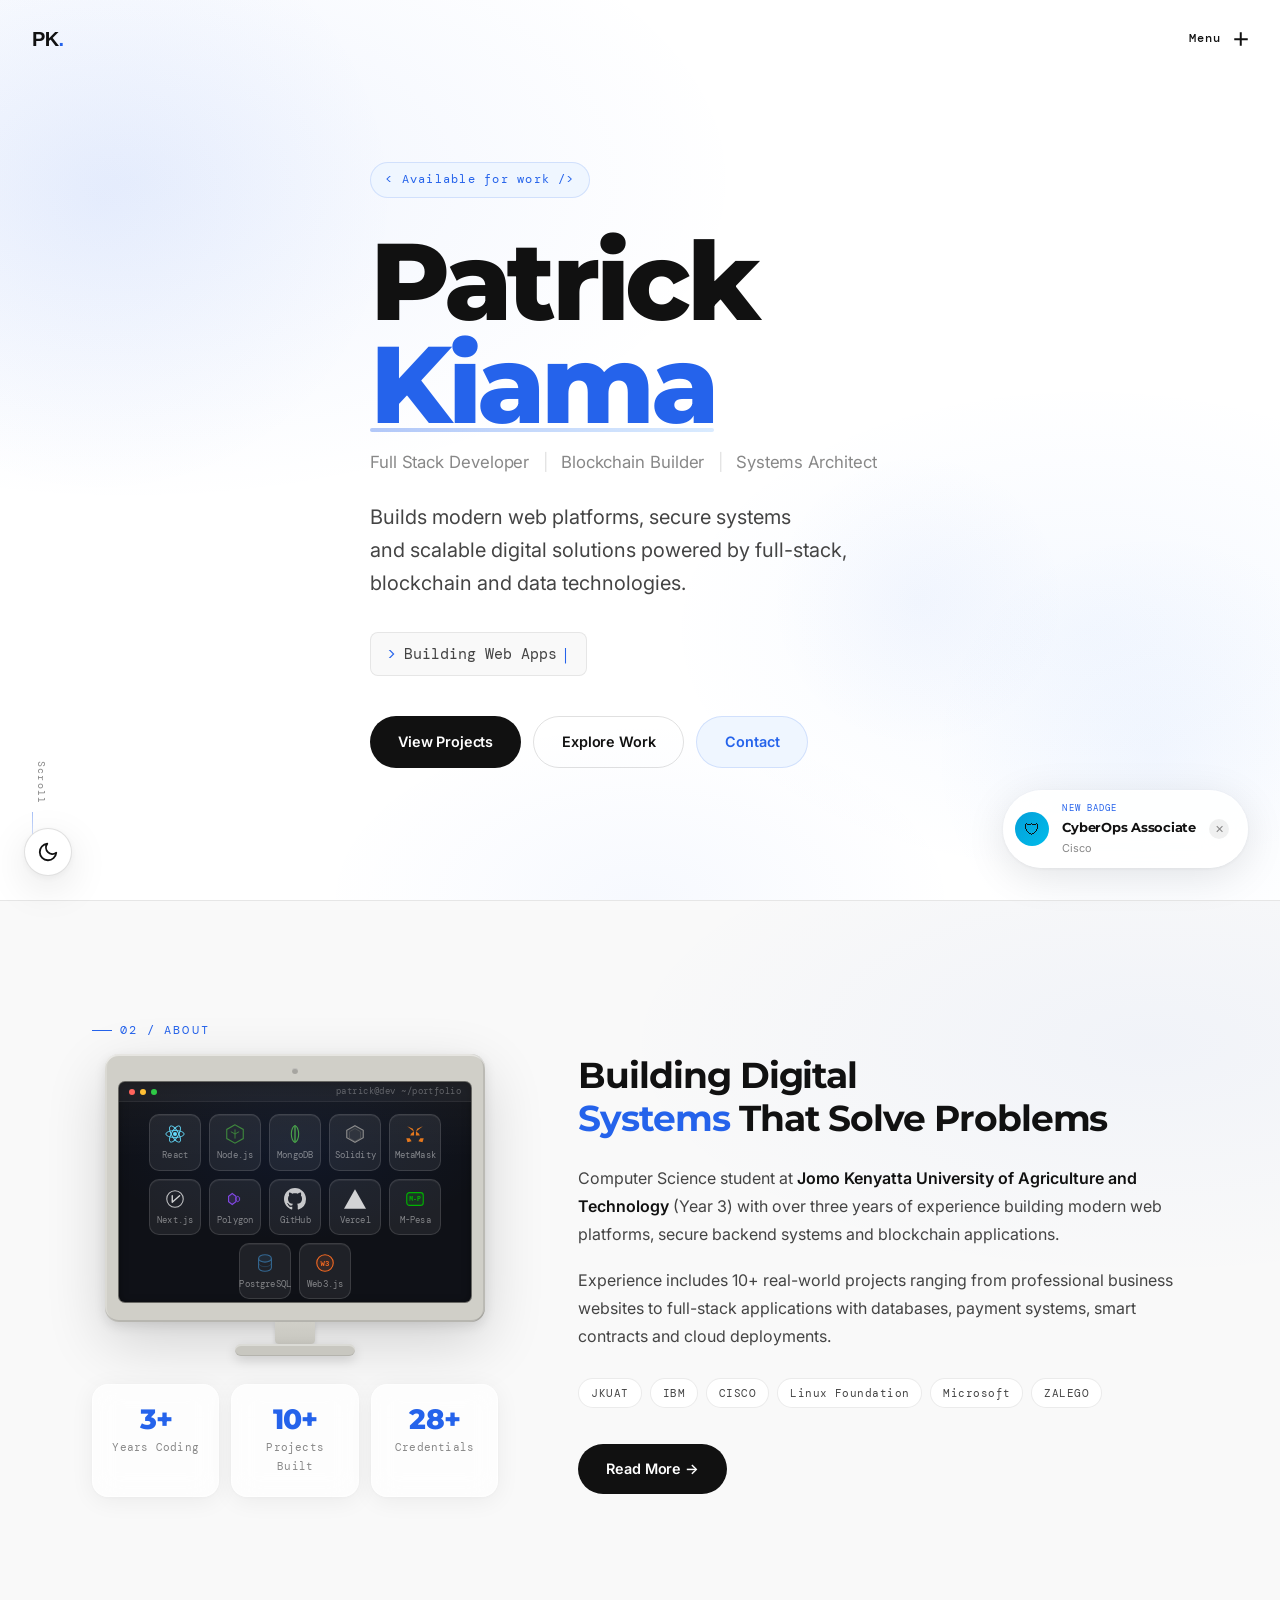
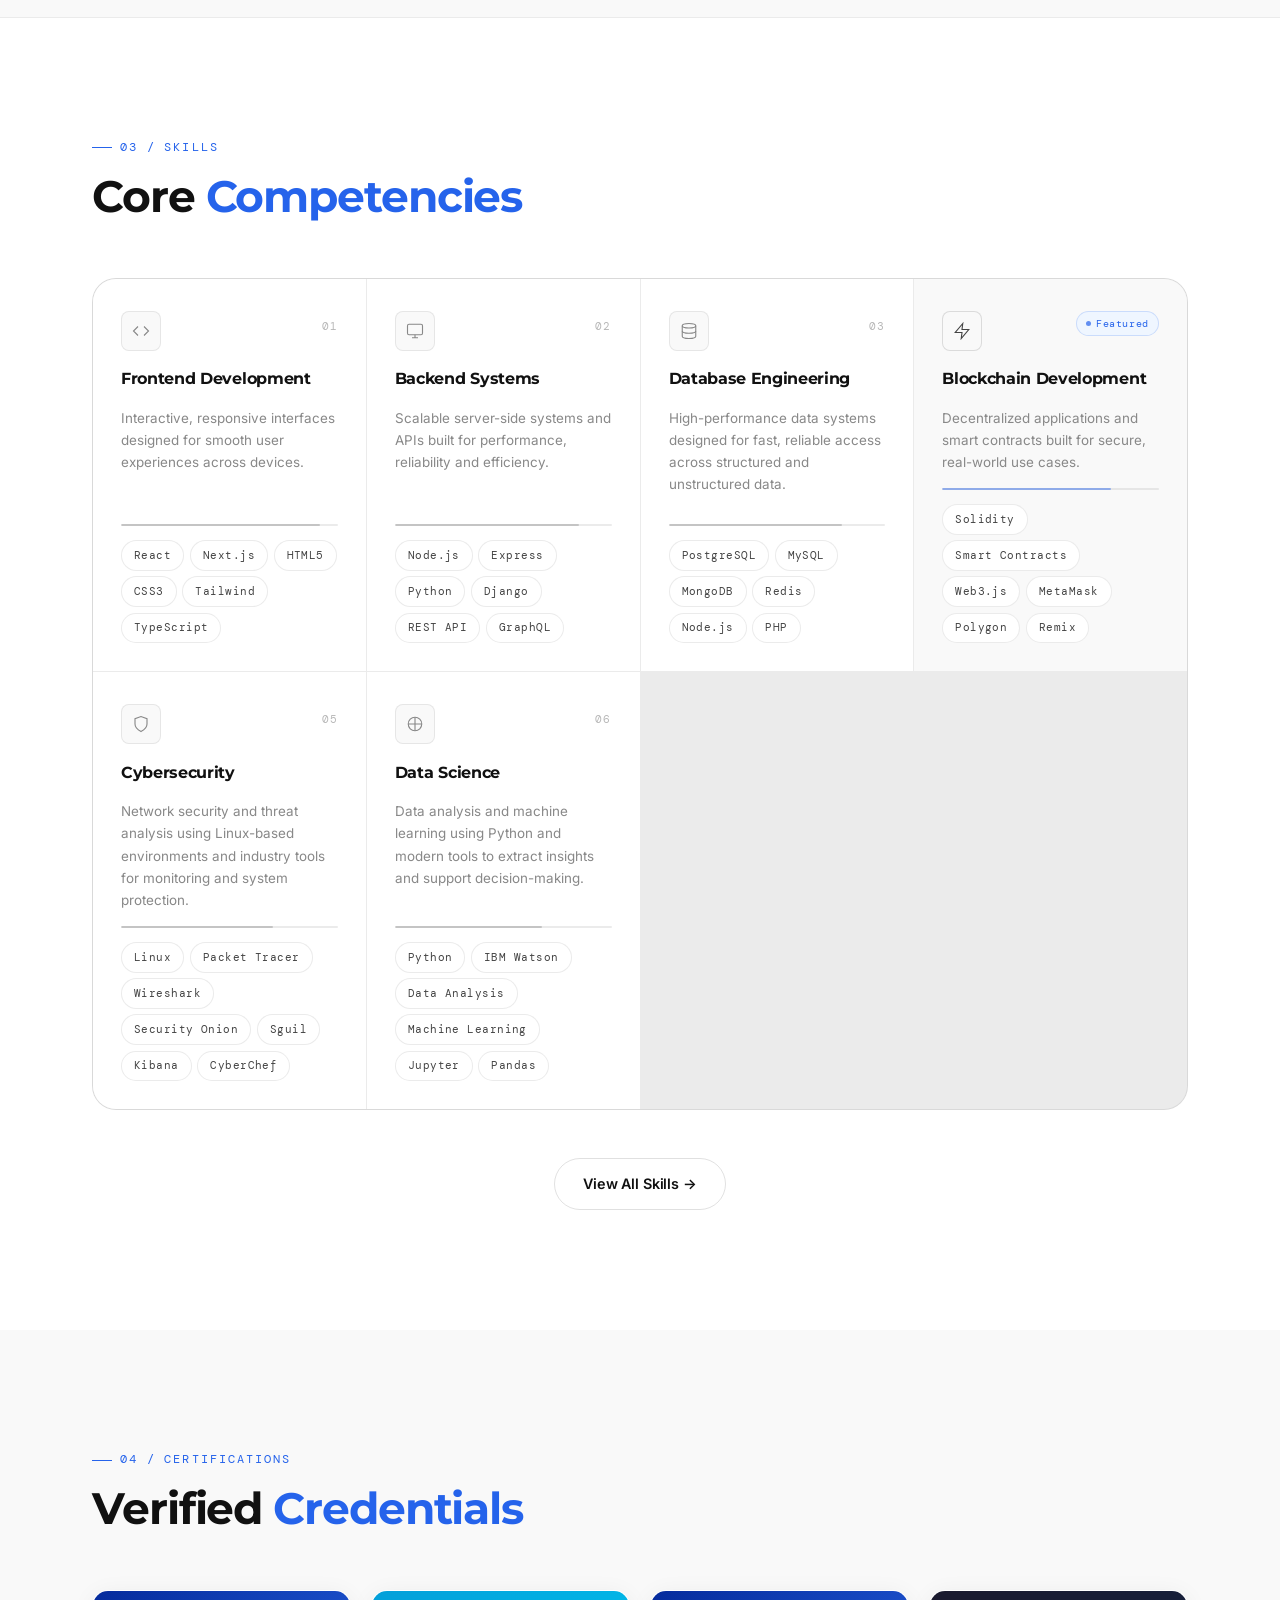
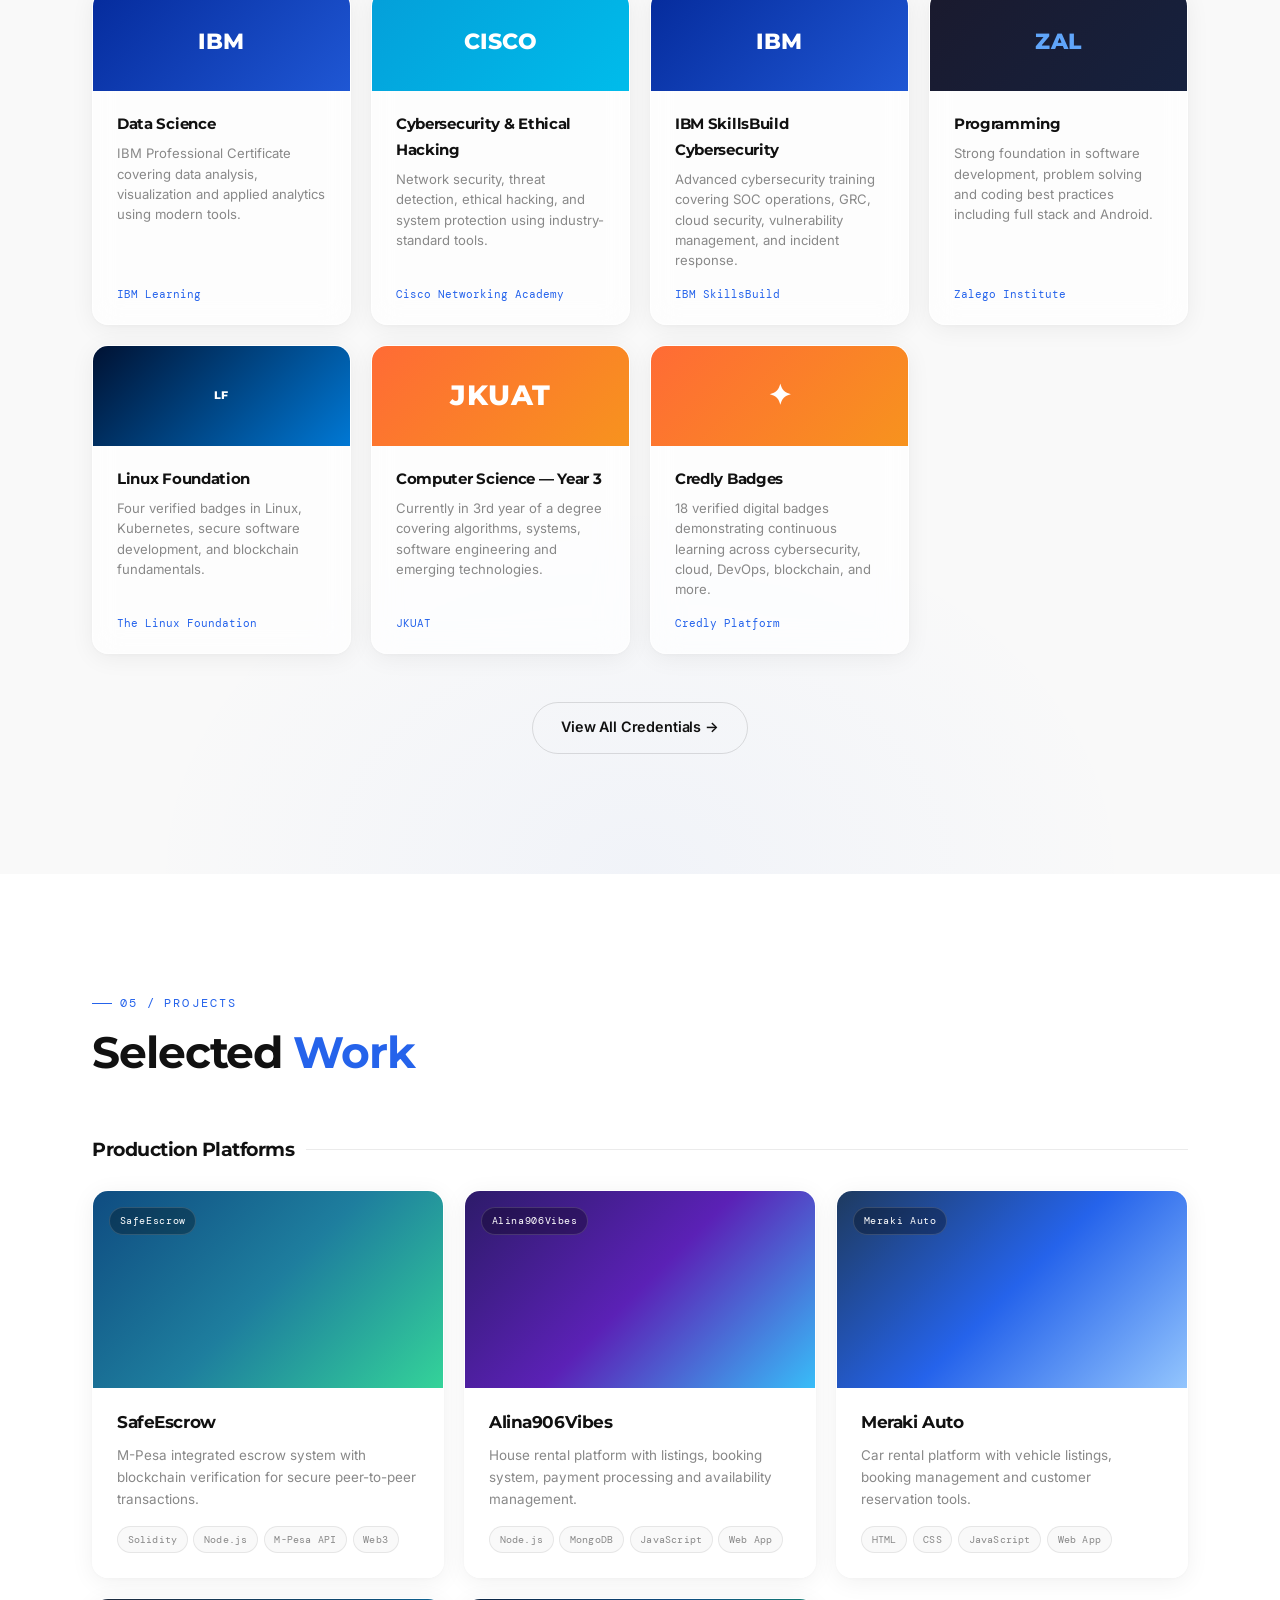
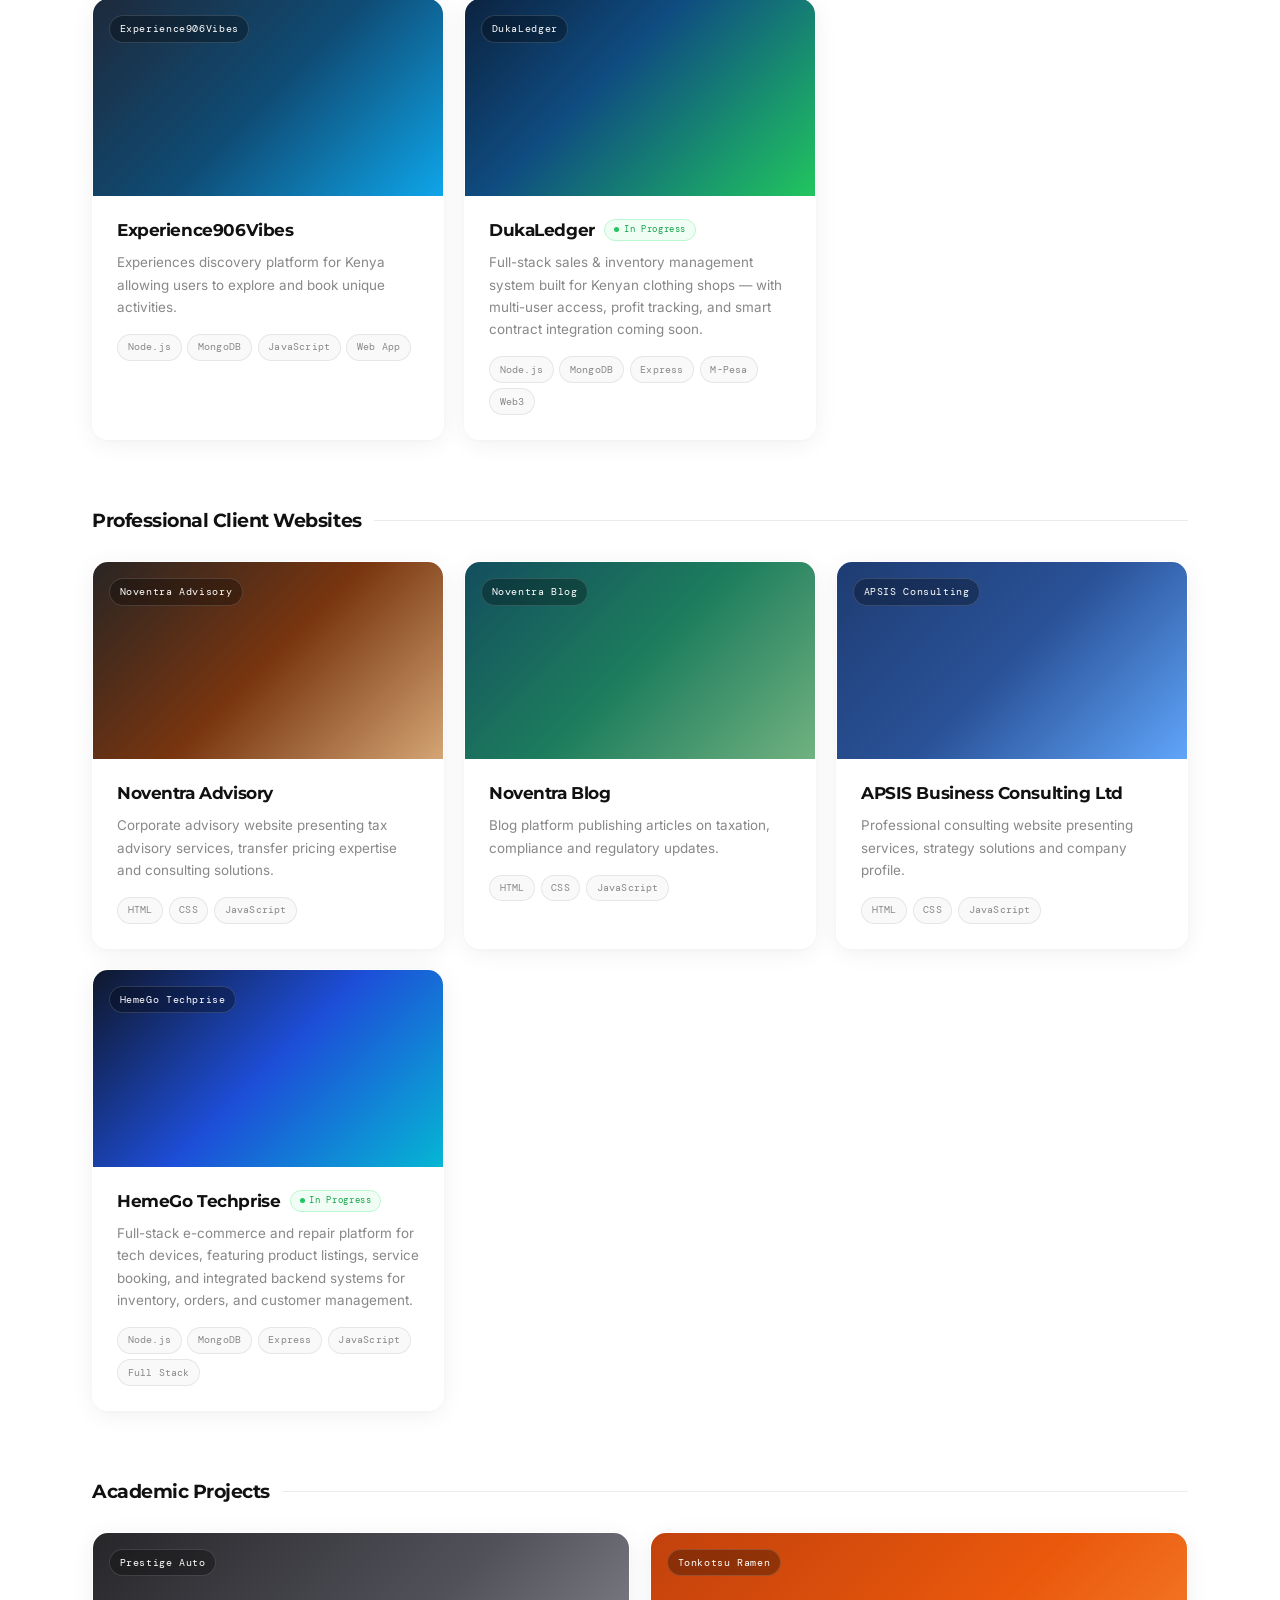
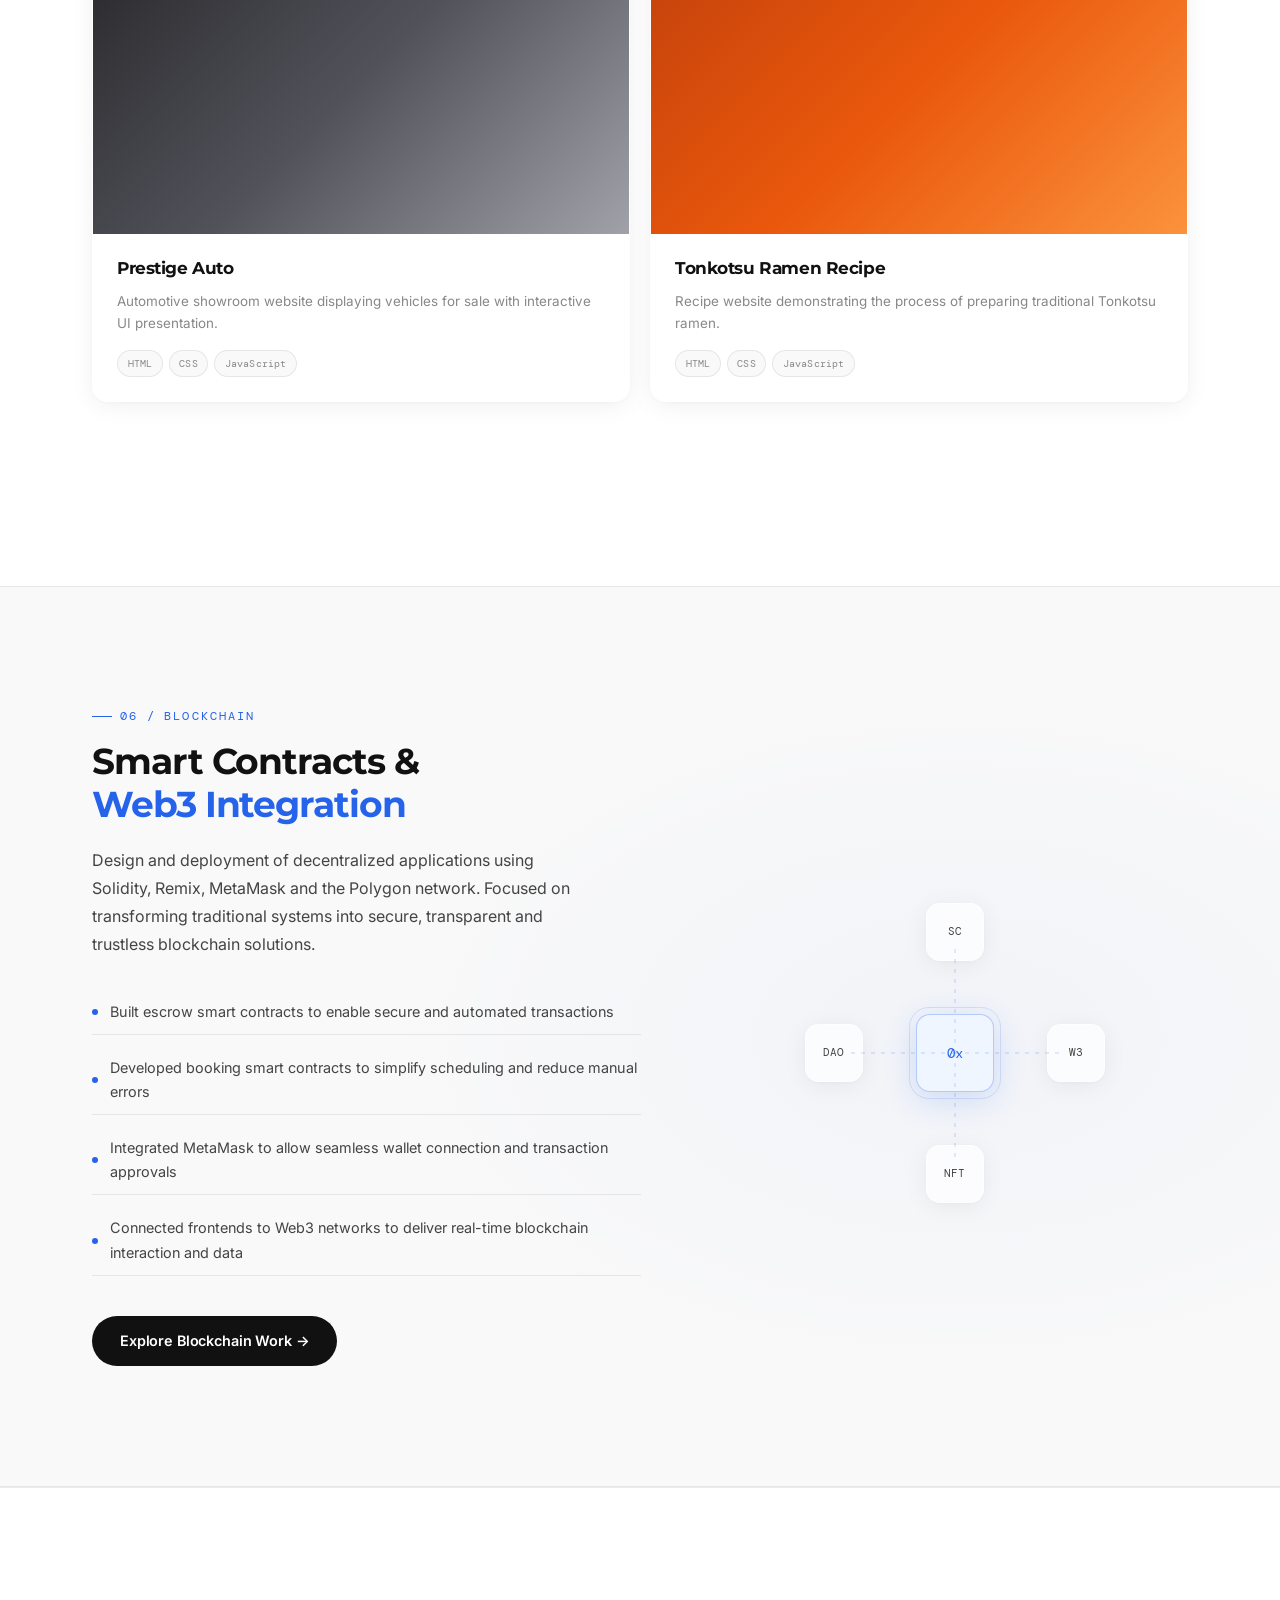
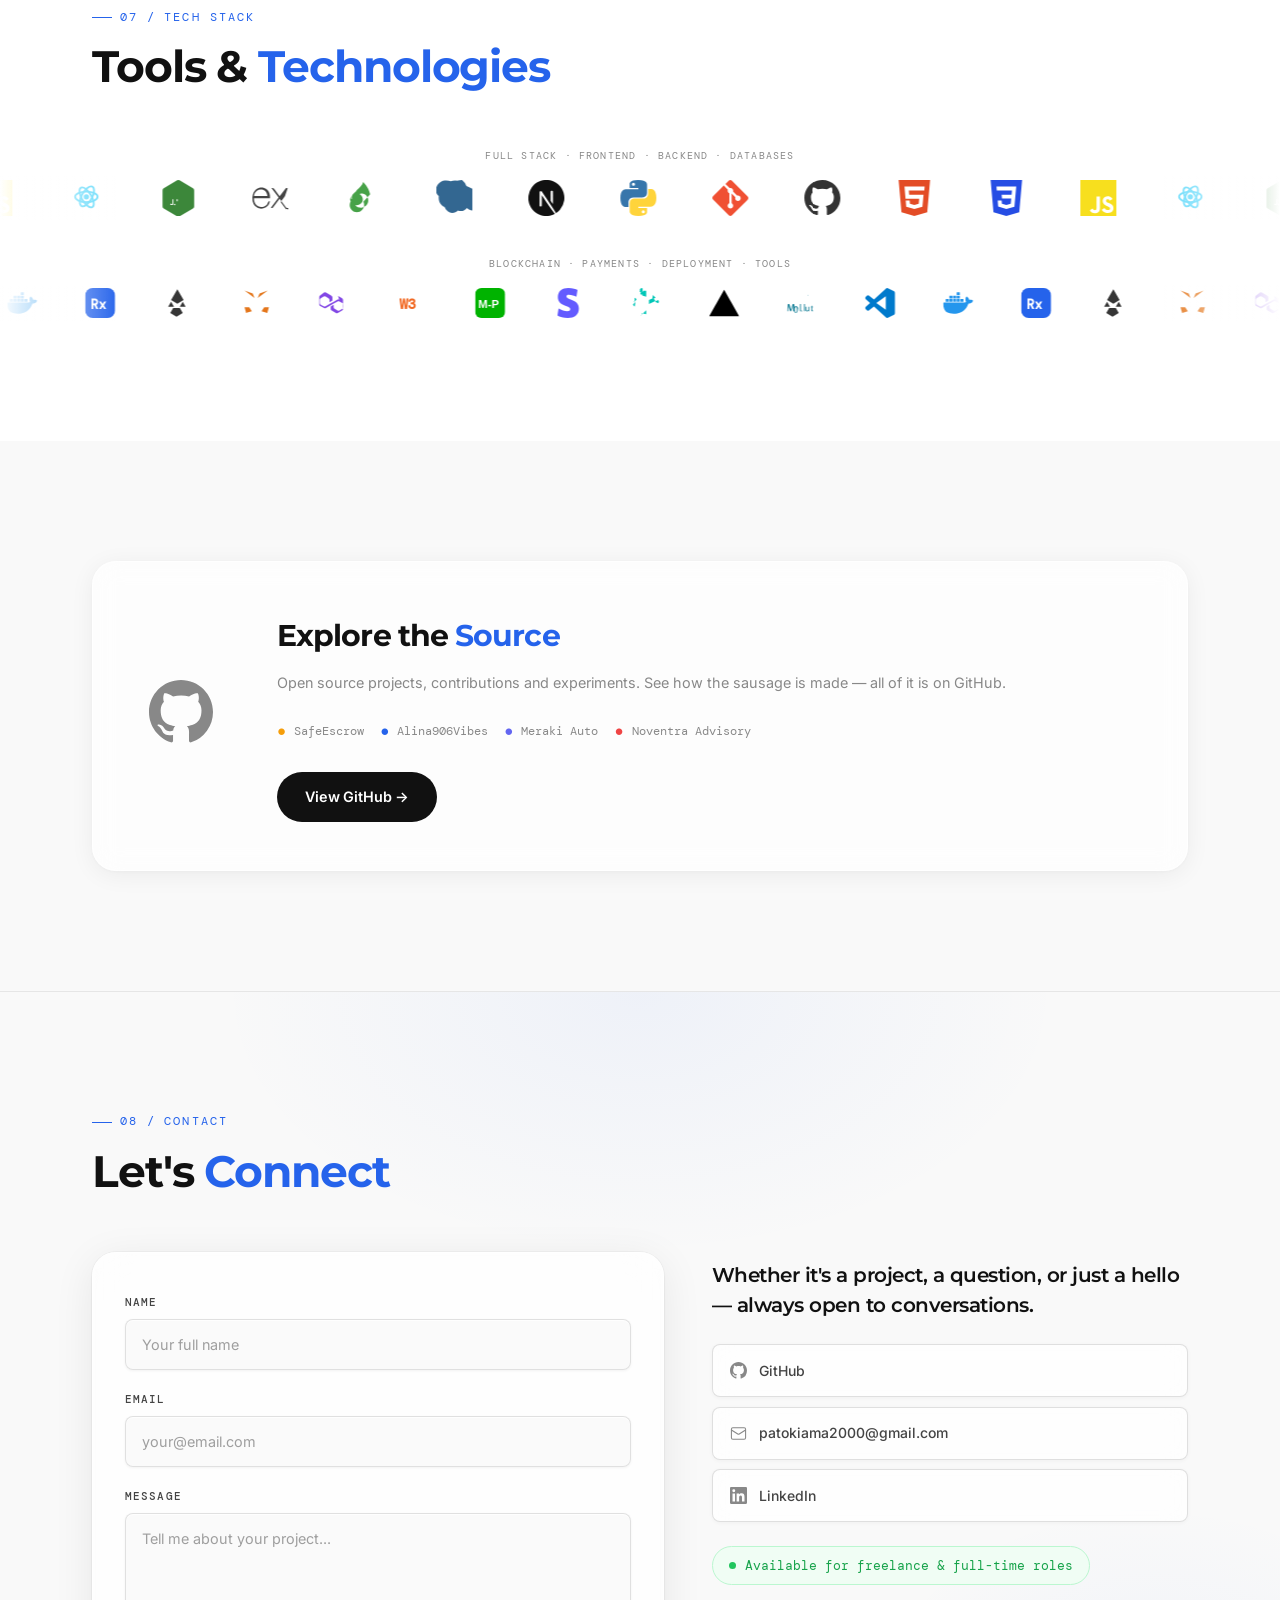
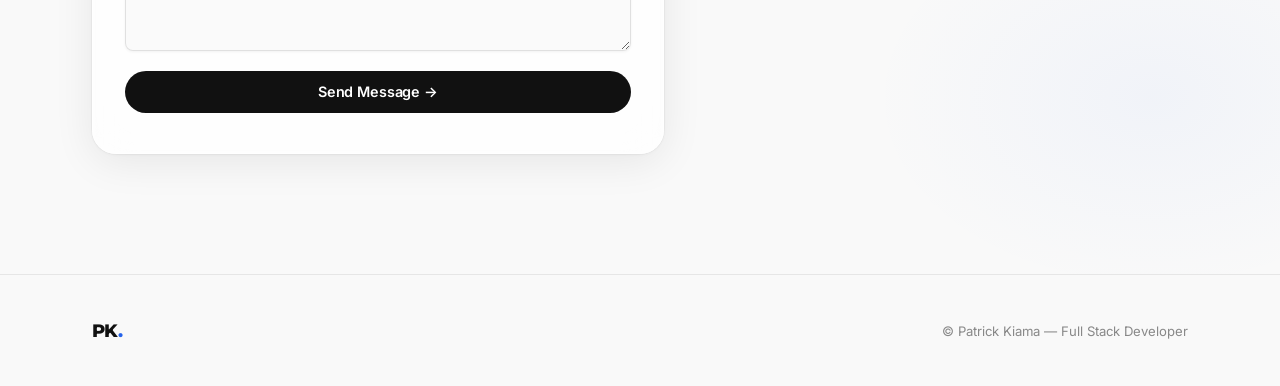
<file: index.html>
<!DOCTYPE html>
<html lang="en">

<head>
  <meta charset="UTF-8" />
  <meta name="viewport" content="width=device-width, initial-scale=1.0" />
  <title>Patrick Kiama — Full Stack Developer</title>
  <meta name="description" content="Full stack developer and blockchain builder based in Kenya. Building modern web platforms, secure systems, and scalable digital solutions with React, Node.js, Solidity, and M-Pesa integrations." />
  <link rel="canonical" href="https://patrick-kiama.netlify.app/" />
  <meta property="og:title" content="Patrick Kiama — Full Stack Developer" />
  <meta property="og:description" content="Full stack developer and blockchain builder based in Kenya. Building modern web platforms, secure systems, and scalable digital solutions." />
  <meta property="og:type" content="website" />
  <meta property="og:url" content="https://patrick-kiama.netlify.app/" />
  <meta property="og:image" content="https://patrick-kiama.netlify.app/img/og-image.jpg" />
  <meta name="twitter:card" content="summary_large_image" />
  <meta name="twitter:title" content="Patrick Kiama — Full Stack Developer" />
  <meta name="twitter:description" content="Full stack developer and blockchain builder based in Kenya. Building modern web platforms, secure systems, and scalable digital solutions." />
  <meta name="twitter:image" content="https://patrick-kiama.netlify.app/img/og-image.jpg" />
  <link rel="preconnect" href="https://fonts.googleapis.com" />
  <link rel="preconnect" href="https://fonts.gstatic.com" crossorigin />
  <link
    href="https://fonts.googleapis.com/css2?family=Montserrat:wght@400;500;600;700;800;900&family=Inter:wght@400;500;600&family=DM+Mono:wght@400;500&display=swap"
    rel="stylesheet" />
  <link rel="stylesheet" href="css/style.css" />
  <link rel="stylesheet" href="css/staggeredmenu.css" />
  <link rel="stylesheet" href="css/logoloop.css" />
</head>

<body>

  <!-- ===== NAV ===== -->
  <nav class="navbar" id="navbar">
    <div class="nav-inner">
      <a href="index.html" class="nav-logo">PK<span class="dot">.</span></a>
      <ul class="nav-links" id="navLinks">
        <li><a href="#home">Home</a></li>
        <li><a href="#about">About</a></li>
        <li><a href="#skills">Skills</a></li>
        <li><a href="#certifications">Certifications</a></li>
        <li><a href="#projects">Projects</a></li>
        <li><a href="#blockchain">Blockchain</a></li>
        <li><a href="github.html">GitHub</a></li>
        <li><a href="#contact">Contact</a></li>
      </ul>
      <button class="hamburger" id="hamburger" aria-label="Toggle menu">
        <span></span><span></span><span></span>
      </button>
    </div>
  </nav>

  <!-- ===== HERO ===== -->
  <section class="hero" id="home">
    <div class="hero-grid-bg"></div>
    <div class="hero-orb orb-1"></div>
    <div class="hero-orb orb-2"></div>
    <div class="hero-orb orb-3"></div>
    <div class="hero-content">
      <p class="hero-eyebrow"><span class="mono">&lt;</span> Available for work <span class="mono">/&gt;</span></p>
      <h1 class="hero-name">Patrick<br /><em>Kiama</em></h1>
      <p class="hero-role">Full Stack Developer <span class="sep">|</span> Blockchain Builder <span class="sep">|</span>
        Systems Architect</p>
      <p class="hero-desc">
        Builds modern web platforms, secure systems<br class="br-desk" />
        and scalable digital solutions powered by full-stack, blockchain and data technologies.
      </p>
      <div class="hero-typing-wrap">
        <span class="mono typing-prefix">&gt; </span>
        <span class="typing-text" id="typingText"></span>
        <span class="cursor-blink">|</span>
      </div>
      <div class="hero-ctas">
        <a href="#projects" class="btn btn-primary">View Projects</a>
        <a href="#about" class="btn btn-ghost">Explore Work</a>
        <a href="#contact" class="btn btn-outline">Contact</a>
      </div>
    </div>
    <div class="hero-scroll-hint">
      <span>Scroll</span>
      <div class="scroll-line"></div>
    </div>
  </section>

  <!-- ===== ABOUT ===== -->
  <section class="section about-section" id="about">
    <div class="container fade-in">
      <div class="section-label"><span class="mono">02 /</span> About</div>
      <div class="about-grid">
        <div class="about-img-wrap">
          <!-- inside .about-img-wrap, replacing .about-img-placeholder -->
          <div class="workstation-wrap" role="img"
            aria-label="Skeuomorphic monitor displaying Patrick's tech stack icons">
            <div class="ws-bezel">
              <div class="ws-dot" aria-hidden="true"></div>
              <div class="ws-screen">
                <div class="ws-menubar" aria-hidden="true">
                  <span class="ws-mb-r"></span>
                  <span class="ws-mb-y"></span>
                  <span class="ws-mb-g"></span>
                  <span class="ws-mb-text">patrick@dev ~/portfolio</span>
                </div>
                <div class="ws-icon-grid" aria-hidden="true">
                  <!-- React -->
                  <div class="ws-chip" title="React">
                    <svg viewBox="0 0 24 24" fill="none" width="22" height="22">
                      <circle cx="12" cy="12" r="2.2" fill="#61dafb" />
                      <ellipse cx="12" cy="12" rx="10" ry="3.8" stroke="#61dafb" stroke-width="1" fill="none" />
                      <ellipse cx="12" cy="12" rx="10" ry="3.8" stroke="#61dafb" stroke-width="1" fill="none"
                        transform="rotate(60 12 12)" />
                      <ellipse cx="12" cy="12" rx="10" ry="3.8" stroke="#61dafb" stroke-width="1" fill="none"
                        transform="rotate(-60 12 12)" />
                    </svg>
                    <span>React</span>
                  </div>
                  <!-- Node.js -->
                  <div class="ws-chip" title="Node.js">
                    <svg viewBox="0 0 24 24" fill="none" width="22" height="22">
                      <path d="M12 2L3 7v10l9 5 9-5V7L12 2z" stroke="#3c873a" stroke-width="1.2" fill="none" />
                      <path d="M12 7v10M7.5 9.5l4.5 2.5 4.5-2.5" stroke="#3c873a" stroke-width="1" fill="none" />
                    </svg>
                    <span>Node.js</span>
                  </div>
                  <!-- MongoDB -->
                  <div class="ws-chip" title="MongoDB">
                    <svg viewBox="0 0 24 24" fill="none" width="22" height="22">
                      <path d="M12 3c-2 0-4 4-4 9s2 9 4 9 4-4 4-9-2-9-4-9z" stroke="#47a248" stroke-width="1.2"
                        fill="none" />
                      <path d="M12 3v18" stroke="#47a248" stroke-width="1.5" stroke-linecap="round" />
                    </svg>
                    <span>MongoDB</span>
                  </div>
                  <!-- Solidity -->
                  <div class="ws-chip" title="Solidity">
                    <svg viewBox="0 0 24 24" fill="none" width="22" height="22">
                      <polygon points="12,3 21,8 21,16 12,21 3,16 3,8" stroke="#8b8b8b" stroke-width="1.2"
                        fill="rgba(139,139,139,0.12)" />
                      <polygon points="12,6 18,9.5 18,16.5 12,20 6,16.5 6,9.5" stroke="#6b6b6b" stroke-width="0.8"
                        fill="none" opacity="0.6" />
                    </svg>
                    <span>Solidity</span>
                  </div>
                  <!-- MetaMask -->
                  <div class="ws-chip" title="MetaMask">
                    <svg viewBox="0 0 24 24" fill="none" width="22" height="22">
                      <path d="M20.5 3.5L13 9.5l1.4-3.3z" fill="#e2761b" />
                      <path d="M3.5 3.5L11 9.5l-1.4-3.3z" fill="#e4761b" />
                      <path d="M17.8 16.5l-2.1 3.3 4.5 1.2 1.3-4.4z" fill="#e4761b" />
                      <path d="M2.5 16.6l1.3 4.4 4.5-1.2-2.1-3.3z" fill="#e4761b" />
                      <path d="M8 11.5L6.7 13.5 11 13.7l-.15-4.6z" fill="#e4761b" />
                      <path d="M16 11.5l-2.9-2.4-.15 4.6 4.35-.2z" fill="#e4761b" />
                    </svg>
                    <span>MetaMask</span>
                  </div>
                  <!-- Next.js -->
                  <div class="ws-chip" title="Next.js">
                    <svg viewBox="0 0 24 24" fill="none" width="22" height="22">
                      <circle cx="12" cy="12" r="9" stroke="rgba(255,255,255,0.7)" stroke-width="1.2" fill="none" />
                      <path d="M9 8.5v7L17 8.5" stroke="rgba(255,255,255,0.8)" stroke-width="1.5" stroke-linecap="round"
                        stroke-linejoin="round" fill="none" />
                    </svg>
                    <span>Next.js</span>
                  </div>
                  <!-- Polygon -->
                  <div class="ws-chip" title="Polygon">
                    <svg viewBox="0 0 24 24" fill="none" width="22" height="22">
                      <path d="M9 6L5 9v6l4 3 4-3V9L9 6z" stroke="#8247e5" stroke-width="1.2"
                        fill="rgba(130,71,229,0.15)" />
                      <path d="M15 9l-2 1.5v3L15 15l2-1.5v-3z" stroke="#8247e5" stroke-width="1"
                        fill="rgba(130,71,229,0.1)" />
                    </svg>
                    <span>Polygon</span>
                  </div>
                  <!-- GitHub -->
                  <div class="ws-chip" title="GitHub">
                    <svg viewBox="0 0 24 24" fill="rgba(255,255,255,0.75)" width="22" height="22">
                      <path
                        d="M12 0C5.37 0 0 5.37 0 12c0 5.31 3.435 9.795 8.205 11.385.6.105.825-.255.825-.57 0-.285-.015-1.23-.015-2.235-3.015.555-3.795-.735-4.035-1.41-.135-.345-.72-1.41-1.23-1.695-.42-.225-1.02-.78-.015-.795.945-.015 1.62.87 1.845 1.23 1.08 1.815 2.805 1.305 3.495.99.105-.78.42-1.305.765-1.605-2.67-.3-5.46-1.335-5.46-5.925 0-1.305.465-2.385 1.23-3.225-.12-.3-.54-1.53.12-3.18 0 0 1.005-.315 3.3 1.23.96-.27 1.98-.405 3-.405s2.04.135 3 .405c2.295-1.56 3.3-1.23 3.3-1.23.66 1.65.24 2.88.12 3.18.765.84 1.23 1.905 1.23 3.225 0 4.605-2.805 5.625-5.475 5.925.435.375.81 1.095.81 2.22 0 1.605-.015 2.895-.015 3.3 0 .315.225.69.825.57A12.02 12.02 0 0 0 24 12c0-6.63-5.37-12-12-12z" />
                    </svg>
                    <span>GitHub</span>
                  </div>
                  <!-- Vercel -->
                  <div class="ws-chip" title="Vercel">
                    <svg viewBox="0 0 24 24" fill="rgba(255,255,255,0.8)" width="22" height="22">
                      <path d="M24 22.525H0L12 1.475z" />
                    </svg>
                    <span>Vercel</span>
                  </div>
                  <!-- M-Pesa -->
                  <div class="ws-chip" title="M-Pesa">
                    <svg viewBox="0 0 24 24" fill="none" width="22" height="22">
                      <rect x="3" y="5" width="18" height="14" rx="3" stroke="#00b300" stroke-width="1.2"
                        fill="rgba(0,179,0,0.12)" />
                      <text x="12" y="14.5" text-anchor="middle" font-size="7" font-weight="700" fill="#00b300"
                        font-family="monospace">M-P</text>
                    </svg>
                    <span>M-Pesa</span>
                  </div>
                  <!-- PostgreSQL -->
                  <div class="ws-chip" title="PostgreSQL">
                    <svg viewBox="0 0 24 24" fill="none" width="22" height="22">
                      <ellipse cx="12" cy="7" rx="7" ry="4" stroke="#336791" stroke-width="1.2"
                        fill="rgba(51,103,145,0.15)" />
                      <path d="M5 7v10c0 2.2 3.1 4 7 4s7-1.8 7-4V7" stroke="#336791" stroke-width="1.2" fill="none" />
                      <path d="M5 12c0 2.2 3.1 4 7 4s7-1.8 7-4" stroke="#336791" stroke-width="0.8" fill="none"
                        opacity="0.6" />
                    </svg>
                    <span>PostgreSQL</span>
                  </div>
                  <!-- Web3 -->
                  <div class="ws-chip" title="Web3.js">
                    <svg viewBox="0 0 24 24" fill="none" width="22" height="22">
                      <circle cx="12" cy="12" r="9" stroke="#f16822" stroke-width="1.2" fill="rgba(241,104,34,0.1)" />
                      <text x="12" y="15.5" text-anchor="middle" font-size="8" font-weight="700" fill="#f16822"
                        font-family="monospace">W3</text>
                    </svg>
                    <span>Web3.js</span>
                  </div>
                </div>
              </div>
            </div>
            <div class="ws-neck"></div>
            <div class="ws-base"></div>
          </div>
          <div class="about-stats">
            <div class="stat"><span class="stat-num">3+</span><span class="stat-label">Years Coding</span></div>
            <div class="stat"><span class="stat-num">10+</span><span class="stat-label">Projects Built</span></div>
            <div class="stat"><span class="stat-num">28+</span><span class="stat-label">Credentials</span></div>
          </div>
        </div>
        <div class="about-text">
          <h2>Building Digital<br /><span class="accent">Systems</span> That Solve Problems</h2>

          <p>
            Computer Science student at <strong>Jomo Kenyatta University of Agriculture and Technology</strong> (Year 3)
            with
            over three years of experience building modern web platforms, secure backend systems and blockchain
            applications.
          </p>

          <p>
            Experience includes 10+ real-world projects ranging from professional business websites to full-stack
            applications with databases, payment systems, smart contracts and cloud deployments.
          </p>

          <div class="about-tags">
            <span class="tag">JKUAT</span>
            <span class="tag">IBM</span>
            <span class="tag">CISCO</span>
            <span class="tag">Linux Foundation</span>
            <span class="tag">Microsoft</span>
            <span class="tag">ZALEGO</span>
          </div>
          <a href="about.html" class="btn btn-primary">Read More →</a>
        </div>
      </div>
    </div>
  </section>

  <!-- ===== SKILLS ===== -->
  <section class="section skills-section" id="skills">
    <div class="container fade-in">
      <div class="section-label"><span class="mono">03 /</span> Skills</div>
      <h2 class="section-title">Core <span class="accent">Competencies</span></h2>
      <div class="skills-grid">

        <div class="skill-card">
          <div class="skill-card-top">
            <div class="skill-icon-wrap">
              <svg viewBox="0 0 24 24" fill="none" stroke="currentColor" stroke-width="1.5">
                <polyline points="16 18 22 12 16 6" />
                <polyline points="8 6 2 12 8 18" />
              </svg>
            </div>
            <span class="skill-num">01</span>
          </div>
          <h3>Frontend Development</h3>
          <p>Interactive, responsive interfaces designed for smooth user experiences across devices.</p>
          <div class="skill-proficiency">
            <div class="skill-proficiency-bar" style="width:92%"></div>
          </div>
          <div class="skill-tags">
            <span class="tag">React</span><span class="tag">Next.js</span>
            <span class="tag">HTML5</span><span class="tag">CSS3</span>
            <span class="tag">Tailwind</span><span class="tag">TypeScript</span>
          </div>
          <div class="skill-glow"></div>
        </div>

        <div class="skill-card">
          <div class="skill-card-top">
            <div class="skill-icon-wrap">
              <svg viewBox="0 0 24 24" fill="none" stroke="currentColor" stroke-width="1.5">
                <rect x="2" y="3" width="20" height="14" rx="2" />
                <path d="M8 21h8M12 17v4" />
              </svg>
            </div>
            <span class="skill-num">02</span>
          </div>
          <h3>Backend Systems</h3>
          <p>Scalable server-side systems and APIs built for performance, reliability and efficiency.</p>
          <div class="skill-proficiency">
            <div class="skill-proficiency-bar" style="width:85%"></div>
          </div>
          <div class="skill-tags">
            <span class="tag">Node.js</span><span class="tag">Express</span>
            <span class="tag">Python</span><span class="tag">Django</span>
            <span class="tag">REST API</span><span class="tag">GraphQL</span>
          </div>
          <div class="skill-glow"></div>
        </div>

        <div class="skill-card">
          <div class="skill-card-top">
            <div class="skill-icon-wrap">
              <svg viewBox="0 0 24 24" fill="none" stroke="currentColor" stroke-width="1.5">
                <ellipse cx="12" cy="5" rx="9" ry="3" />
                <path d="M3 5v14c0 1.66 4.03 3 9 3s9-1.34 9-3V5" />
                <path d="M3 12c0 1.66 4.03 3 9 3s9-1.34 9-3" />
              </svg>
            </div>
            <span class="skill-num">03</span>
          </div>
          <h3>Database Engineering</h3>
          <p>High-performance data systems designed for fast, reliable access across structured and unstructured data.
          </p>
          <div class="skill-proficiency">
            <div class="skill-proficiency-bar" style="width:80%"></div>
          </div>
          <div class="skill-tags">
            <span class="tag">PostgreSQL</span><span class="tag">MySQL</span>
            <span class="tag">MongoDB</span><span class="tag">Redis</span>
            <span class="tag">Node.js</span><span class="tag">PHP</span>
          </div>
          <div class="skill-glow"></div>
        </div>

        <div class="skill-card featured-skill">
          <div class="skill-card-top">
            <div class="skill-icon-wrap">
              <svg viewBox="0 0 24 24" fill="none" stroke="currentColor" stroke-width="1.5">
                <path d="M13 2L3 14h9l-1 8 10-12h-9l1-8z" />
              </svg>
            </div>
            <span class="skill-featured-badge">
              <span class="skill-badge-dot"></span>Featured
            </span>
          </div>
          <h3>Blockchain Development</h3>
          <p>Decentralized applications and smart contracts built for secure, real-world use cases.</p>
          <div class="skill-proficiency">
            <div class="skill-proficiency-bar" style="width:78%"></div>
          </div>
          <div class="skill-tags">
            <span class="tag">Solidity</span><span class="tag">Smart Contracts</span>
            <span class="tag">Web3.js</span><span class="tag">MetaMask</span>
            <span class="tag">Polygon</span><span class="tag">Remix</span>
          </div>
          <div class="skill-glow"></div>
        </div>

        <div class="skill-card">
          <div class="skill-card-top">
            <div class="skill-icon-wrap">
              <svg viewBox="0 0 24 24" fill="none" stroke="currentColor" stroke-width="1.5">
                <path d="M12 22s8-4 8-10V5l-8-3-8 3v7c0 6 8 10 8 10z" />
              </svg>
            </div>
            <span class="skill-num">05</span>
          </div>
          <h3>Cybersecurity</h3>
          <p>Network security and threat analysis using Linux-based environments and industry tools for monitoring and
            system protection.</p>
          <div class="skill-proficiency">
            <div class="skill-proficiency-bar" style="width:70%"></div>
          </div>
          <div class="skill-tags">
            <span class="tag">Linux</span>
            <span class="tag">Packet Tracer</span>
            <span class="tag">Wireshark</span>
            <span class="tag">Security Onion</span>
            <span class="tag">Sguil</span>
            <span class="tag">Kibana</span>
            <span class="tag">CyberChef</span>
          </div>
          <div class="skill-glow"></div>
        </div>
        <div class="skill-card">
          <div class="skill-card-top">
            <div class="skill-icon-wrap">
              <svg viewBox="0 0 24 24" fill="none" stroke="currentColor" stroke-width="1.5">
                <circle cx="12" cy="12" r="9" />
                <path d="M12 3v18M3 12h18" />
              </svg>
            </div>
            <span class="skill-num">06</span>
          </div>
          <h3>Data Science</h3>
          <p>Data analysis and machine learning using Python and modern tools to extract insights and support
            decision-making.</p>
          <div class="skill-proficiency">
            <div class="skill-proficiency-bar" style="width:68%"></div>
          </div>
          <div class="skill-tags">
            <span class="tag">Python</span>
            <span class="tag">IBM Watson</span>
            <span class="tag">Data Analysis</span>
            <span class="tag">Machine Learning</span>
            <span class="tag">Jupyter</span>
            <span class="tag">Pandas</span>
          </div>
          <div class="skill-glow"></div>
        </div>

      </div>
      <div class="section-cta">
        <a href="skills.html" class="btn btn-ghost">View All Skills →</a>
      </div>
    </div>
  </section>

  <!-- ===== CERTIFICATIONS ===== -->
  <!-- ===== CERTIFICATIONS ===== -->
  <section class="section certs-section" id="certifications">
    <div class="container fade-in">
      <div class="section-label"><span class="mono">04 /</span> Certifications</div>
      <h2 class="section-title">Verified <span class="accent">Credentials</span></h2>
      <div class="certs-grid">

        <div class="cert-card">
          <div class="cert-badge ibm">IBM</div>
          <div class="cert-body">
            <h3>Data Science</h3>
            <p>IBM Professional Certificate covering data analysis, visualization and applied analytics using modern
              tools.</p>
            <span class="cert-issuer">IBM Learning</span>
          </div>
        </div>

        <div class="cert-card">
          <div class="cert-badge cisco">CISCO</div>
          <div class="cert-body">
            <h3>Cybersecurity &amp; Ethical Hacking</h3>
            <p>Network security, threat detection, ethical hacking, and system protection using industry-standard tools.
            </p>
            <span class="cert-issuer">Cisco Networking Academy</span>
          </div>
        </div>

        <div class="cert-card">
          <div class="cert-badge ibm">IBM</div>
          <div class="cert-body">
            <h3>IBM SkillsBuild Cybersecurity</h3>
            <p>Advanced cybersecurity training covering SOC operations, GRC, cloud security, vulnerability management,
              and incident response.</p>
            <span class="cert-issuer">IBM SkillsBuild</span>
          </div>
        </div>

        <div class="cert-card">
          <div class="cert-badge zalego">ZAL</div>
          <div class="cert-body">
            <h3>Programming</h3>
            <p>Strong foundation in software development, problem solving and coding best practices including full stack
              and Android.</p>
            <span class="cert-issuer">Zalego Institute</span>
          </div>
        </div>

        <div class="cert-card">
          <div class="cert-badge"
            style="background:linear-gradient(135deg,#001233,#0078d4);color:#fff;font-size:0.7rem;font-weight:800;">LF
          </div>
          <div class="cert-body">
            <h3>Linux Foundation</h3>
            <p>Four verified badges in Linux, Kubernetes, secure software development, and blockchain fundamentals.</p>
            <span class="cert-issuer">The Linux Foundation</span>
          </div>
        </div>

        <div class="cert-card">
          <div class="cert-badge credly">JKUAT</div>
          <div class="cert-body">
            <h3>Computer Science — Year 3</h3>
            <p>Currently in 3rd year of a degree covering algorithms, systems, software engineering and emerging
              technologies.</p>
            <span class="cert-issuer">JKUAT</span>
          </div>
        </div>

        <a href="https://www.credly.com/users/patrick-kiama.eeff0dd7/badges#credly" target="_blank"
          class="cert-card credly-link-card">
          <div class="cert-badge credly">✦</div>
          <div class="cert-body">
            <h3>Credly Badges</h3>
            <p>18 verified digital badges demonstrating continuous learning across cybersecurity, cloud, DevOps,
              blockchain, and more.</p>
            <span class="cert-issuer">Credly Platform</span>
          </div>
        </a>

      </div>
      <div class="section-cta">
        <a href="certifications.html" class="btn btn-ghost">View All Credentials →</a>
      </div>
    </div>
  </section>
  <!-- ===== PROJECTS ===== -->
  <section class="section projects-section" id="projects">
    <div class="container fade-in">
      <div class="section-label"><span class="mono">05 /</span> Projects</div>
      <h2 class="section-title">Selected <span class="accent">Work</span></h2>

      <div class="projects-group">
        <h3 class="projects-subtitle">Production Platforms</h3>
        <div class="projects-grid">

          <!-- SafeEscrow -->
          <div class="project-card">
            <div class="project-img" data-label="SafeEscrow">
              <div class="project-img-inner p1"></div>
              <a href="https://safe-escrow.netlify.app/" class="project-hover-overlay"><span>View Project →</span></a>
            </div>
            <div class="project-info">
              <h3>SafeEscrow</h3>
              <p>M-Pesa integrated escrow system with blockchain verification for secure peer-to-peer transactions.</p>
              <div class="project-tags">
                <span>Solidity</span><span>Node.js</span><span>M-Pesa API</span><span>Web3</span>
              </div>
            </div>
          </div>

          <!-- Alina -->
          <div class="project-card">
            <div class="project-img" data-label="Alina906Vibes">
              <div class="project-img-inner p2"></div>
              <a href="https://alina906vibes.netlify.app" class="project-hover-overlay"><span>View Project →</span></a>
            </div>
            <div class="project-info">
              <h3>Alina906Vibes</h3>
              <p>House rental platform with listings, booking system, payment processing and availability management.
              </p>
              <div class="project-tags">
                <span>Node.js</span><span>MongoDB</span><span>JavaScript</span><span>Web App</span>
              </div>
            </div>
          </div>

          <!-- Meraki -->
          <div class="project-card">
            <div class="project-img" data-label="Meraki Auto">
              <div class="project-img-inner p3"></div>
              <a href="https://meraki-auto.netlify.app/" class="project-hover-overlay"><span>View Project →</span></a>
            </div>
            <div class="project-info">
              <h3>Meraki Auto</h3>
              <p>Car rental platform with vehicle listings, booking management and customer reservation tools.</p>
              <div class="project-tags">
                <span>HTML</span><span>CSS</span><span>JavaScript</span><span>Web App</span>
              </div>
            </div>
          </div>

          <!-- Experience906 -->
          <div class="project-card">
            <div class="project-img" data-label="Experience906Vibes">
              <div class="project-img-inner p5"></div>
              <a href="https://experience906vibes.netlify.app/" class="project-hover-overlay"><span>View Project
                  →</span></a>
            </div>
            <div class="project-info">
              <h3>Experience906Vibes</h3>
              <p>Experiences discovery platform for Kenya allowing users to explore and book unique activities.</p>
              <div class="project-tags">
                <span>Node.js</span><span>MongoDB</span><span>JavaScript</span><span>Web App</span>
              </div>
            </div>
          </div>

          <div class="project-card">
            <div class="project-img" data-label="DukaLedger">
              <div class="project-img-inner p-dukaledger"></div>
              <a href="https://dukaledger.netlify.app" class="project-hover-overlay"><span>View Project
                  →</span></a>
              <!-- <div class="project-hover-overlay project-hover-overlay--inprogress">
                <span class="dl-inprogress-badge">
                  <span class="dl-inprogress-dot"></span>
                  In Progress
                </span>
              </div> -->
            </div>
            <div class="project-info">
              <div class="dl-title-row">
                <h3>DukaLedger</h3>
                <span class="dl-badge-inline">
                  <span class="dl-badge-dot"></span>In Progress
                </span>
              </div>
              <p>Full-stack sales &amp; inventory management system built for Kenyan clothing shops — with multi-user
                access, profit tracking, and smart contract integration coming soon.</p>
              <div class="project-tags">
                <span>Node.js</span><span>MongoDB</span><span>Express</span>
                <span>M-Pesa</span><span>Web3</span>
              </div>
            </div>
          </div>

        </div>
      </div>

      <div class="projects-group">
        <h3 class="projects-subtitle">Professional Client Websites</h3>
        <div class="projects-grid">

          <!-- Noventra Advisory -->
          <div class="project-card">
            <div class="project-img" data-label="Noventra Advisory">
              <div class="project-img-inner p4"></div>
              <a href="https://noventraadvisoryglobal.com/" class="project-hover-overlay"><span>View Project
                  →</span></a>
            </div>
            <div class="project-info">
              <h3>Noventra Advisory</h3>
              <p>Corporate advisory website presenting tax advisory services, transfer pricing expertise and consulting
                solutions.</p>
              <div class="project-tags">
                <span>HTML</span><span>CSS</span><span>JavaScript</span>
              </div>
            </div>
          </div>

          <!-- Noventra Blog -->
          <div class="project-card">
            <div class="project-img" data-label="Noventra Blog">
              <div class="project-img-inner p6"></div>
              <a href="https://noventra-blog.netlify.app/" class="project-hover-overlay"><span>View Project →</span></a>
            </div>
            <div class="project-info">
              <h3>Noventra Blog</h3>
              <p>Blog platform publishing articles on taxation, compliance and regulatory updates.</p>
              <div class="project-tags">
                <span>HTML</span><span>CSS</span><span>JavaScript</span>
              </div>
            </div>
          </div>

          <!-- APSIS -->
          <div class="project-card">
            <div class="project-img" data-label="APSIS Consulting">
              <div class="project-img-inner p7"></div>
              <a href="https://apsis-advisory.netlify.app/" class="project-hover-overlay"><span>View Project
                  →</span></a>
            </div>
            <div class="project-info">
              <h3>APSIS Business Consulting Ltd</h3>
              <p>Professional consulting website presenting services, strategy solutions and company profile.</p>
              <div class="project-tags">
                <span>HTML</span><span>CSS</span><span>JavaScript</span>
              </div>
            </div>
          </div>
          <!-- HemeGo Techprise -->
          <div class="project-card">
            <div class="project-img" data-label="HemeGo Techprise">
              <div class="project-img-inner p-hemego"></div>
              <a href="https://hemego-techprice.netlify.app" class="project-hover-overlay"><span>View Project
                  →</span></a>
              <!-- <div class="project-hover-overlay project-hover-overlay--inprogress">
                <span class="dl-inprogress-badge">
                  <span class="dl-inprogress-dot"></span>
                  In Progress
                </span>
              </div> -->
            </div>
            <div class="project-info">
              <div class="dl-title-row">
                <h3>HemeGo Techprise</h3>
                <span class="dl-badge-inline">
                  <span class="dl-badge-dot"></span>In Progress
                </span>
              </div>
              <p>Full-stack e-commerce and repair platform for tech devices, featuring product listings, service
                booking, and integrated backend systems for inventory, orders, and customer management.</p>
              <div class="project-tags">
                <span>Node.js</span><span>MongoDB</span><span>Express</span>
                <span>JavaScript</span><span>Full Stack</span>
              </div>
            </div>
          </div>

        </div>
      </div>

      <div class="projects-group">
        <h3 class="projects-subtitle">Academic Projects</h3>
        <div class="projects-grid">

          <!-- Prestige -->
          <div class="project-card">
            <div class="project-img" data-label="Prestige Auto">
              <div class="project-img-inner p8"></div>
            </div>
            <div class="project-info">
              <h3>Prestige Auto</h3>
              <p>Automotive showroom website displaying vehicles for sale with interactive UI presentation.</p>
              <div class="project-tags">
                <span>HTML</span><span>CSS</span><span>JavaScript</span>
              </div>
            </div>
          </div>

          <!-- Ramen -->
          <div class="project-card">
            <div class="project-img" data-label="Tonkotsu Ramen">
              <div class="project-img-inner p9"></div>
            </div>
            <div class="project-info">
              <h3>Tonkotsu Ramen Recipe</h3>
              <p>Recipe website demonstrating the process of preparing traditional Tonkotsu ramen.</p>
              <div class="project-tags">
                <span>HTML</span><span>CSS</span><span>JavaScript</span>
              </div>
            </div>
          </div>

        </div>
      </div>
    </div>
  </section>

  <!-- ===== BLOCKCHAIN ===== -->
  <section class="section blockchain-section" id="blockchain">
    <div class="blockchain-bg"></div>
    <div class="container fade-in">
      <div class="section-label"><span class="mono">06 /</span> Blockchain</div>
      <div class="blockchain-inner">
        <div class="blockchain-text">
          <h2>Smart Contracts &<br /><span class="accent">Web3 Integration</span></h2>
          <p>Design and deployment of decentralized applications using Solidity, Remix, MetaMask and the Polygon
            network. Focused on transforming traditional systems into secure, transparent and trustless blockchain
            solutions.</p>
          <div class="blockchain-items">
            <div class="bc-item"><span class="bc-dot"></span> Built escrow smart contracts to enable secure and
              automated transactions</div>
            <div class="bc-item"><span class="bc-dot"></span> Developed booking smart contracts to simplify scheduling
              and reduce manual errors</div>
            <div class="bc-item"><span class="bc-dot"></span> Integrated MetaMask to allow seamless wallet connection
              and transaction approvals</div>
            <div class="bc-item"><span class="bc-dot"></span> Connected frontends to Web3 networks to deliver real-time
              blockchain interaction and data</div>
          </div>
          <a href="blockchain.html" class="btn btn-primary">Explore Blockchain Work →</a>
        </div>
        <div class="blockchain-visual">
          <div class="chain-node node-center">
            <div class="node-ring"></div>
            <span class="mono">0x</span>
          </div>
          <div class="chain-node node-top"><span class="mono">SC</span></div>
          <div class="chain-node node-right"><span class="mono">W3</span></div>
          <div class="chain-node node-bottom"><span class="mono">NFT</span></div>
          <div class="chain-node node-left"><span class="mono">DAO</span></div>
          <svg class="chain-lines" viewBox="0 0 300 300">
            <line x1="150" y1="150" x2="150" y2="40" stroke="rgba(37,99,235,0.25)" stroke-width="1"
              stroke-dasharray="4 6" />
            <line x1="150" y1="150" x2="260" y2="150" stroke="rgba(37,99,235,0.25)" stroke-width="1"
              stroke-dasharray="4 6" />
            <line x1="150" y1="150" x2="150" y2="260" stroke="rgba(37,99,235,0.25)" stroke-width="1"
              stroke-dasharray="4 6" />
            <line x1="150" y1="150" x2="40" y2="150" stroke="rgba(37,99,235,0.25)" stroke-width="1"
              stroke-dasharray="4 6" />
          </svg>
        </div>
      </div>
    </div>
  </section>

  <!-- ===== TECH STACK MARQUEE ===== -->
  <section class="section techstack-section" id="techstack">
    <div class="container fade-in">
      <div class="section-label"><span class="mono">07 /</span> Tech Stack</div>
      <h2 class="section-title">Tools &amp; <span class="accent">Technologies</span></h2>
    </div>

    <!-- Row 1: Full Stack tools -->
    <div class="logoloop-rows">
      <div>
        <p class="logoloop-row-label container">Full Stack · Frontend · Backend · Databases</p>
        <div class="logoloop logoloop--fade logoloop--scale-hover logoloop-row-1" data-row="1" data-speed="70"
          data-direction="left" data-hover-speed="0" role="region" aria-label="Full stack technology logos"></div>
      </div>

      <!-- Row 2: Blockchain + Payments + Deploy (reverse direction) -->
      <div>
        <p class="logoloop-row-label container">Blockchain · Payments · Deployment · Tools</p>
        <div class="logoloop logoloop--fade logoloop--scale-hover logoloop-row-2" data-row="2" data-speed="55"
          data-direction="right" data-hover-speed="0" role="region"
          aria-label="Blockchain and deployment technology logos"></div>
      </div>
    </div>
  </section>

  <!-- ===== GITHUB ===== -->
  <section class="section github-section" id="github">
    <div class="container fade-in">
      <div class="github-inner">
        <div class="github-icon-wrap">
          <svg viewBox="0 0 24 24" fill="currentColor" class="github-icon">
            <path
              d="M12 0C5.37 0 0 5.37 0 12c0 5.31 3.435 9.795 8.205 11.385.6.105.825-.255.825-.57 0-.285-.015-1.23-.015-2.235-3.015.555-3.795-.735-4.035-1.41-.135-.345-.72-1.41-1.23-1.695-.42-.225-1.02-.78-.015-.795.945-.015 1.62.87 1.845 1.23 1.08 1.815 2.805 1.305 3.495.99.105-.78.42-1.305.765-1.605-2.67-.3-5.46-1.335-5.46-5.925 0-1.305.465-2.385 1.23-3.225-.12-.3-.54-1.53.12-3.18 0 0 1.005-.315 3.3 1.23.96-.27 1.98-.405 3-.405s2.04.135 3 .405c2.295-1.56 3.3-1.23 3.3-1.23.66 1.65.24 2.88.12 3.18.765.84 1.23 1.905 1.23 3.225 0 4.605-2.805 5.625-5.475 5.925.435.375.81 1.095.81 2.22 0 1.605-.015 2.895-.015 3.3 0 .315.225.69.825.57A12.02 12.02 0 0 0 24 12c0-6.63-5.37-12-12-12z" />
          </svg>
        </div>
        <div class="github-text">
          <h2>Explore the <span class="accent">Source</span></h2>
          <p>Open source projects, contributions and experiments. See how the sausage is made — all of it is on GitHub.
          </p>
          <div class="github-repos">
            <div class="repo-item"><span class="mono repo-lang" style="color:#f59e0b">●</span> SafeEscrow</div>
            <div class="repo-item"><span class="mono repo-lang" style="color:#2563eb">●</span> Alina906Vibes</div>
            <div class="repo-item"><span class="mono repo-lang" style="color:#6366f1">●</span> Meraki Auto</div>
            <div class="repo-item"><span class="mono repo-lang" style="color:#ef4444">●</span> Noventra Advisory</div>
          </div>
          <a href="https://github.com/Kiamapatrick?tab=repositories" class="btn btn-primary">View GitHub →</a>
        </div>
      </div>
    </div>
  </section>

  <!-- ===== CONTACT ===== -->
  <section class="section contact-section" id="contact">
    <div class="container fade-in">
      <div class="section-label"><span class="mono">08 /</span> Contact</div>
      <h2 class="section-title">Let's <span class="accent">Connect</span></h2>
      <div class="contact-grid">
        <div class="contact-form-wrap">
          <form class="contact-form" id="contactForm">
            <div class="form-group">
              <label for="name">Name</label>
              <input type="text" id="name" name="name" placeholder="Your full name" required />
            </div>
            <div class="form-group">
              <label for="email">Email</label>
              <input type="email" id="email" name="email" placeholder="your@email.com" required />
            </div>
            <div class="form-group">
              <label for="message">Message</label>
              <textarea id="message" name="message" rows="5" placeholder="Tell me about your project..."
                required></textarea>
            </div>
            <button type="submit" class="btn btn-primary full-width">Send Message →</button>
          </form>
        </div>
        <div class="contact-links">
          <p class="contact-tagline">Whether it's a project, a question, or just a hello — always open to conversations.
          </p>
          <div class="contact-social">
            <a href="https://github.com/Kiamapatrick?tab=repositories" class="social-link">
              <svg viewBox="0 0 24 24" fill="currentColor">
                <path
                  d="M12 0C5.37 0 0 5.37 0 12c0 5.31 3.435 9.795 8.205 11.385.6.105.825-.255.825-.57 0-.285-.015-1.23-.015-2.235-3.015.555-3.795-.735-4.035-1.41-.135-.345-.72-1.41-1.23-1.695-.42-.225-1.02-.78-.015-.795.945-.015 1.62.87 1.845 1.23 1.08 1.815 2.805 1.305 3.495.99.105-.78.42-1.305.765-1.605-2.67-.3-5.46-1.335-5.46-5.925 0-1.305.465-2.385 1.23-3.225-.12-.3-.54-1.53.12-3.18 0 0 1.005-.315 3.3 1.23.96-.27 1.98-.405 3-.405s2.04.135 3 .405c2.295-1.56 3.3-1.23 3.3-1.23.66 1.65.24 2.88.12 3.18.765.84 1.23 1.905 1.23 3.225 0 4.605-2.805 5.625-5.475 5.925.435.375.81 1.095.81 2.22 0 1.605-.015 2.895-.015 3.3 0 .315.225.69.825.57A12.02 12.02 0 0 0 24 12c0-6.63-5.37-12-12-12z" />
              </svg>
              GitHub
            </a>
            <a href="mailto:patokiama2000@gmail.com" class="social-link">
              <svg viewBox="0 0 24 24" fill="none" stroke="currentColor" stroke-width="1.5">
                <rect x="2" y="4" width="20" height="16" rx="2" />
                <path d="m22 7-8.97 5.7a1.94 1.94 0 0 1-2.06 0L2 7" />
              </svg>
              patokiama2000@gmail.com
            </a>
            <a href="https://www.linkedin.com/in/patrick-kiama-ba91103b9/" target="_blank" class="social-link">
              <svg viewBox="0 0 24 24" fill="currentColor">
                <path
                  d="M20.447 20.452h-3.554v-5.569c0-1.328-.027-3.037-1.852-3.037-1.853 0-2.136 1.445-2.136 2.939v5.667H9.351V9h3.414v1.561h.046c.477-.9 1.637-1.85 3.37-1.85 3.601 0 4.267 2.37 4.267 5.455v6.286zM5.337 7.433a2.062 2.062 0 0 1-2.063-2.065 2.064 2.064 0 1 1 2.063 2.065zm1.782 13.019H3.555V9h3.564v11.452zM22.225 0H1.771C.792 0 0 .774 0 1.729v20.542C0 23.227.792 24 1.771 24h20.451C23.2 24 24 23.227 24 22.271V1.729C24 .774 23.2 0 22.222 0h.003z" />
              </svg>
              LinkedIn
            </a>
          </div>
          <div class="availability-badge">
            <span class="avail-dot"></span> Available for freelance &amp; full-time roles
          </div>
        </div>
      </div>
    </div>
  </section>

  <div class="badge-toast" id="badgeToast" role="status" aria-live="polite" title="View certifications">
    <div class="bt-icon" id="btIcon"></div>
    <div class="bt-body">
      <div class="bt-label">New Badge</div>
      <div class="bt-name" id="btName"></div>
      <div class="bt-issuer" id="btIssuer"></div>
    </div>
    <button class="bt-close" id="btClose" aria-label="Dismiss">✕</button>
    <div class="bt-progress" id="btProgress"></div>
  </div>

  <!-- ===== FOOTER ===== -->
  <footer class="footer">
    <div class="container">
      <div class="footer-inner">
        <span class="footer-logo">PK<span class="dot">.</span></span>
        <p>© Patrick Kiama — Full Stack Developer</p>
      </div>
    </div>
  </footer>

  <script src="js/config.js"></script>
  <script src="js/main.js"></script>
  <script src="js/staggeredmenu.js"></script>
  <script src="js/logoloop.js"></script>
</body>

</html>
</file>
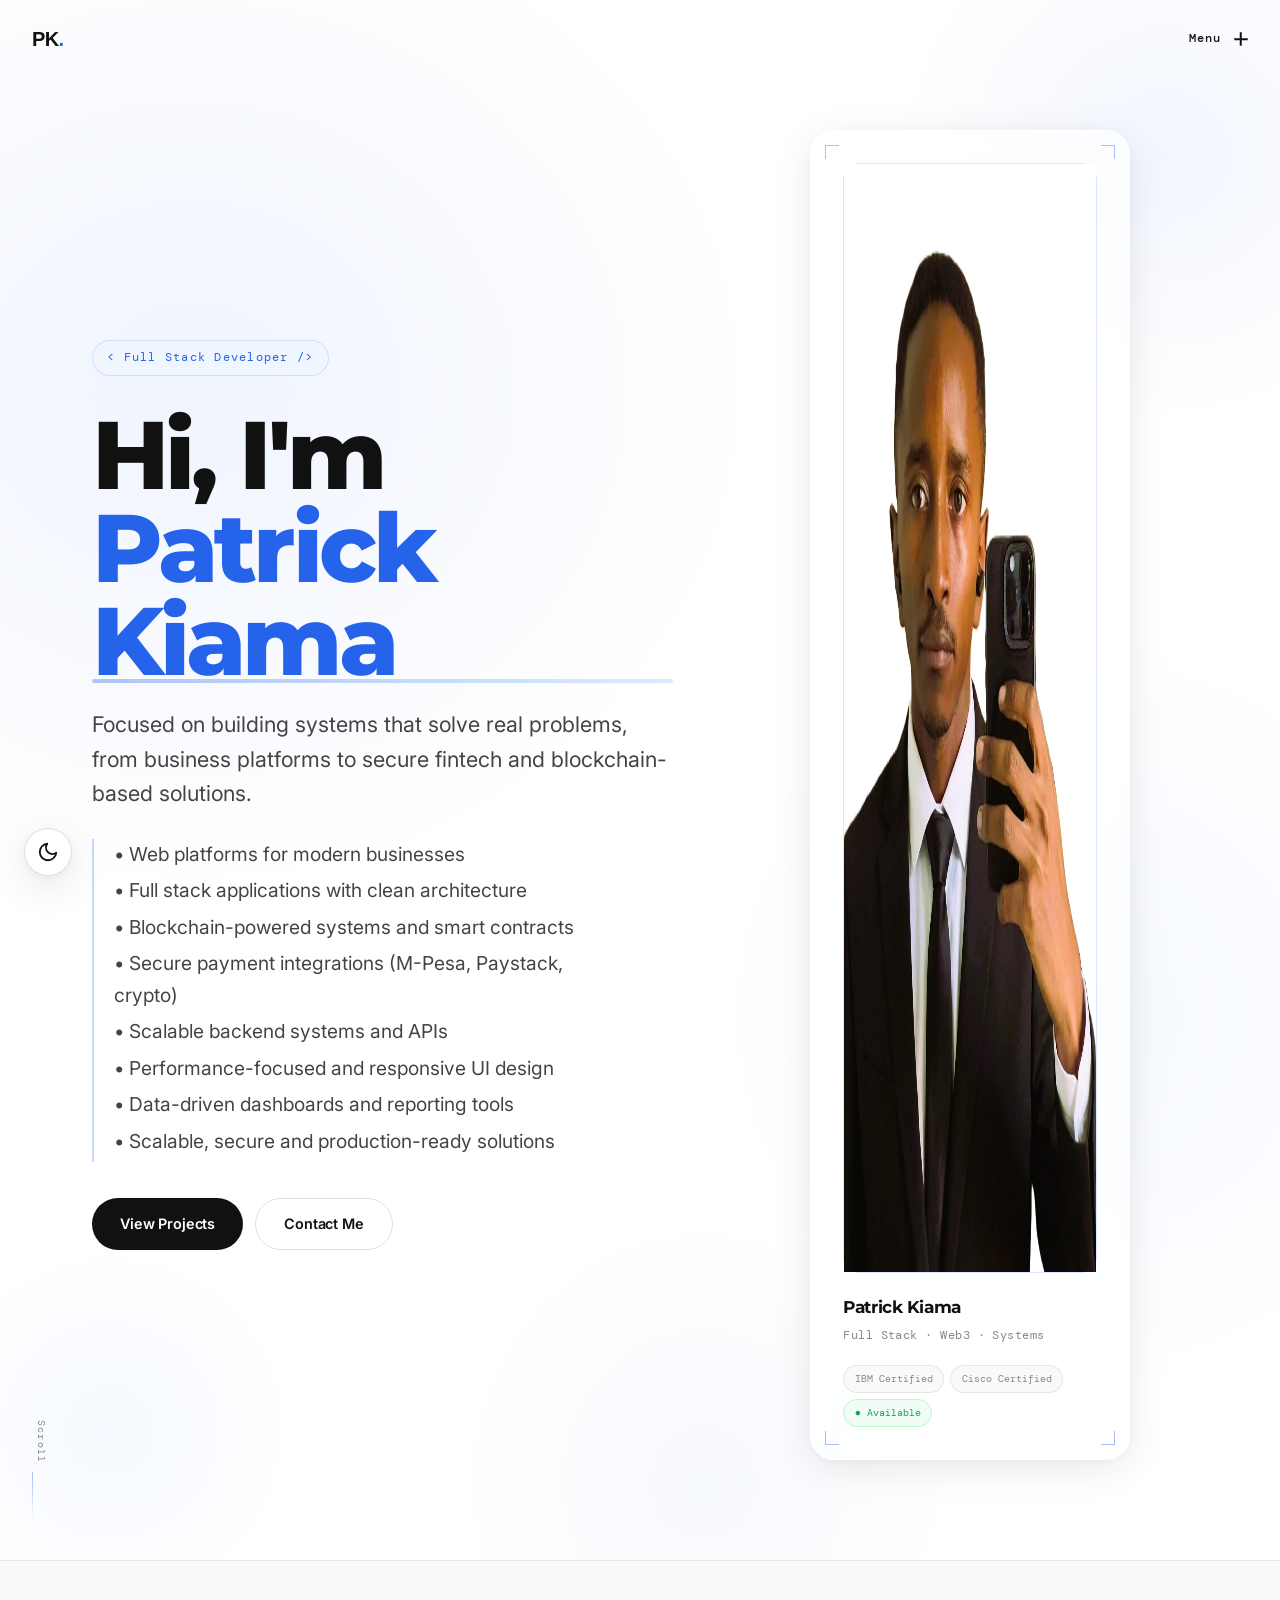
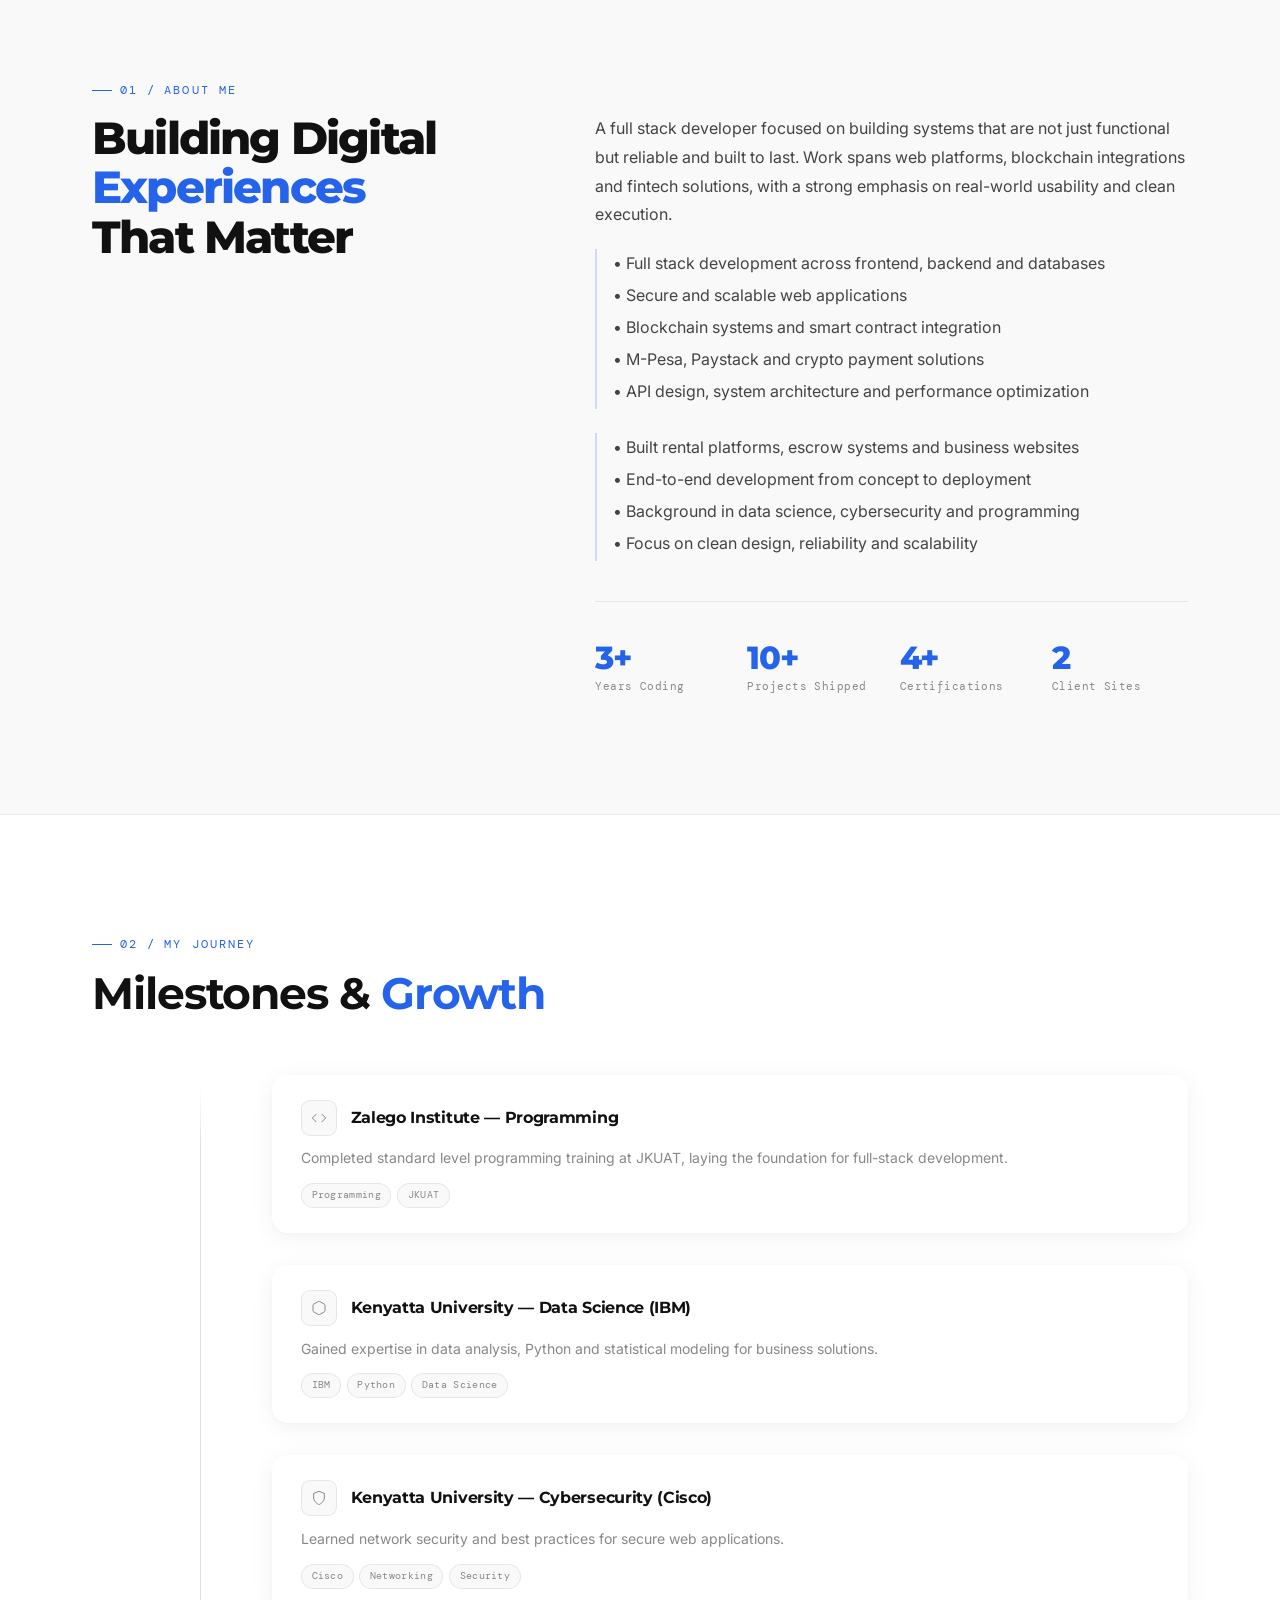
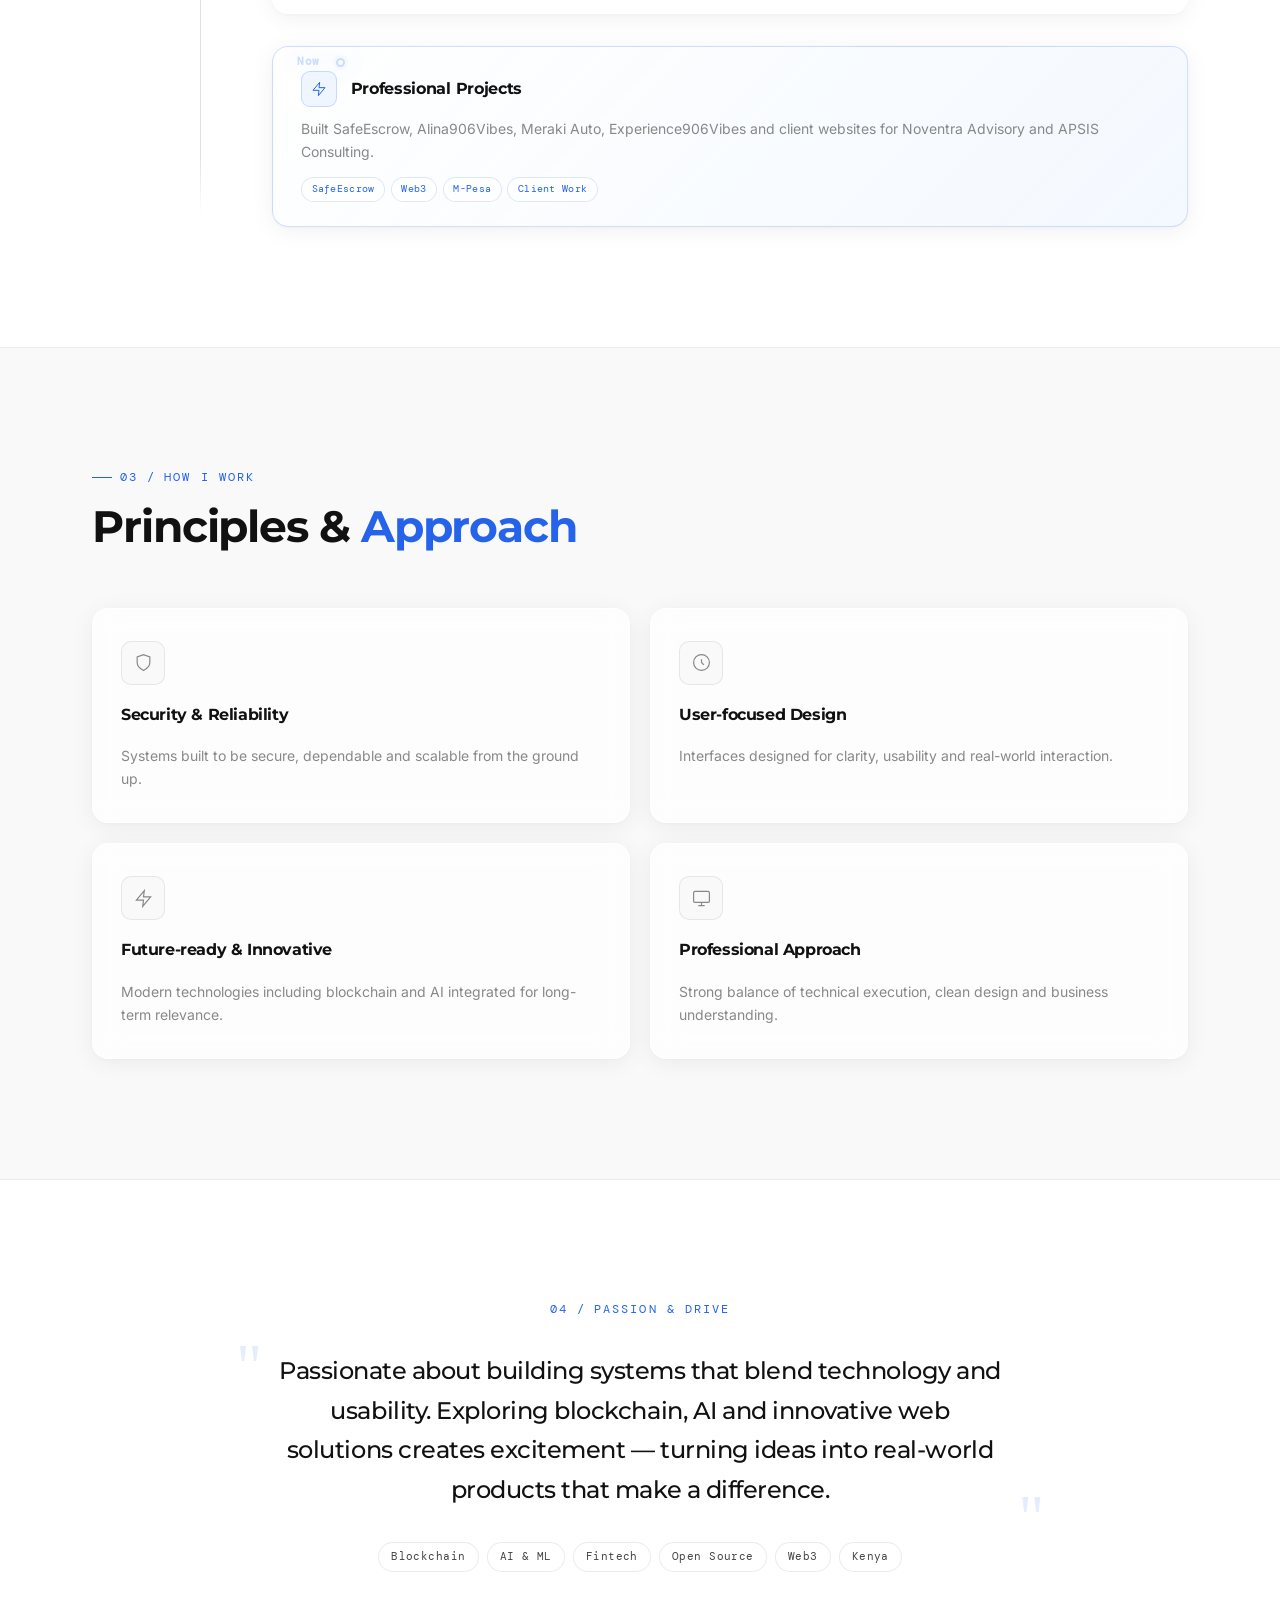
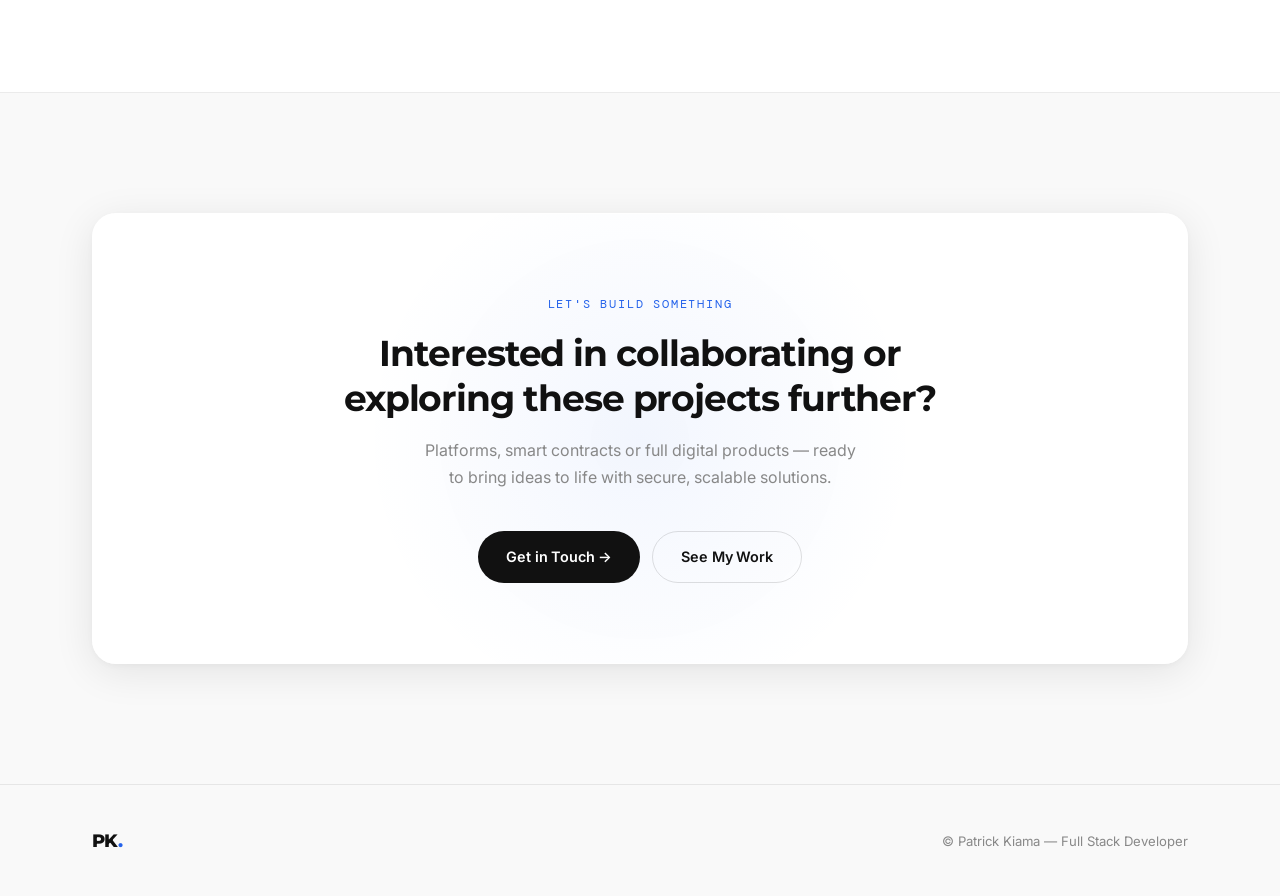
<file: about.html>
<!DOCTYPE html>
<html lang="en">

<head>
  <meta charset="UTF-8" />
  <meta name="viewport" content="width=device-width, initial-scale=1.0" />
  <title>About — Patrick Kiama</title>
  <meta name="description" content="Full stack developer and blockchain builder with 3+ years of experience. Computer Science student at JKUAT. Building secure web platforms, smart contracts, and fintech solutions with React, Node.js, Solidity, and M-Pesa." />
  <link rel="canonical" href="https://patrick-kiama.netlify.app/about.html" />
  <meta property="og:title" content="About — Patrick Kiama" />
  <meta property="og:description" content="Full stack developer and blockchain builder with 3+ years of experience. Computer Science student at JKUAT. Building secure web platforms, smart contracts, and fintech solutions." />
  <meta property="og:type" content="website" />
  <meta property="og:url" content="https://patrick-kiama.netlify.app/about.html" />
  <meta property="og:image" content="https://patrick-kiama.netlify.app/img/og-image.jpg" />
  <meta name="twitter:card" content="summary_large_image" />
  <meta name="twitter:title" content="About — Patrick Kiama" />
  <meta name="twitter:description" content="Full stack developer and blockchain builder with 3+ years of experience. Computer Science student at JKUAT. Building secure web platforms, smart contracts, and fintech solutions." />
  <meta name="twitter:image" content="https://patrick-kiama.netlify.app/img/og-image.jpg" />
  <link rel="preconnect" href="https://fonts.googleapis.com" />
  <link rel="preconnect" href="https://fonts.gstatic.com" crossorigin />
  <link
    href="https://fonts.googleapis.com/css2?family=Montserrat:wght@400;500;600;700;800;900&family=Inter:wght@400;500;600&family=DM+Mono:wght@400;500&display=swap"
    rel="stylesheet" />
  <link rel="stylesheet" href="css/style.css" />
  <link rel="stylesheet" href="css/about.css" />
  <link rel="stylesheet" href="css/staggeredmenu.css" />
</head>

<body>

  <!-- ===== NAV ===== -->
  <nav class="navbar" id="navbar">
    <div class="nav-inner">
      <a href="index.html" class="nav-logo">PK<span class="dot">.</span></a>
      <ul class="nav-links" id="navLinks">
        <li><a href="index.html">Home</a></li>
        <li><a href="about.html">About</a></li>
        <li><a href="skills.html">Skills</a></li>
        <li><a href="certifications.html">Credentials</a></li>
        <li><a href="projects.html">Projects</a></li>
        <li><a href="blockchain.html">Blockchain</a></li>
        <li><a href="github.html">GitHub</a></li>
        <li><a href="contact.html">Contact</a></li>
      </ul>
      <button class="hamburger" id="hamburger" aria-label="Toggle menu">
        <span></span><span></span><span></span>
      </button>
    </div>
  </nav>

  <!-- ===== HERO ===== -->
  <section class="about-hero" id="home">
    <div class="about-hero-bg"></div>
    <div class="about-hero-orb orb-a"></div>
    <div class="about-hero-orb orb-b"></div>

    <div class="container about-hero-inner">
      <div class="about-hero-content">
        <p class="hero-eyebrow"><span class="mono">&lt;</span> Full Stack Developer <span class="mono">/&gt;</span></p>

        <h1 class="about-hero-name">Hi, I'm<br /><em>Patrick Kiama</em></h1>

        <p class="about-hero-intro">
          Focused on building systems that solve real problems, from business platforms to secure fintech and
          blockchain-based solutions.
        </p>

        <div class="about-hero-sub">
          <span>• Web platforms for modern businesses</span><br />
          <span>• Full stack applications with clean architecture</span><br />
          <span>• Blockchain-powered systems and smart contracts</span><br />
          <span>• Secure payment integrations (M-Pesa, Paystack, crypto)</span><br />
          <span>• Scalable backend systems and APIs</span><br />
          <span>• Performance-focused and responsive UI design</span><br />
          <span>• Data-driven dashboards and reporting tools</span><br />
          <span>• Scalable, secure and production-ready solutions</span>
        </div>

        <div class="about-hero-ctas">
          <a href="index.html#projects" class="btn btn-primary">View Projects</a>
          <a href="index.html#contact" class="btn btn-ghost">Contact Me</a>
        </div>
      </div>

      <!-- Avatar / visual card -->
      <div class="about-hero-visual">
        <div class="about-avatar-card">
          <div class="avatar-placeholder">
            <img src="img/patrick2.webp" alt="Patrick Kiama" width="896" height="1108" loading="lazy" />
          </div>
          <div class="avatar-info">
            <span class="avatar-name">Patrick Kiama</span>
            <span class="avatar-role">Full Stack · Web3 · Systems</span>
          </div>
          <div class="avatar-badges">
            <span class="av-badge">IBM Certified</span>
            <span class="av-badge">Cisco Certified</span>
            <span class="av-badge avail">● Available</span>
          </div>
          <!-- Corner accents matching home page -->
          <div class="img-corner tl"></div>
          <div class="img-corner tr"></div>
          <div class="img-corner bl"></div>
          <div class="img-corner br"></div>
        </div>
      </div>
    </div>

    <div class="hero-scroll-hint">
      <span>Scroll</span>
      <div class="scroll-line"></div>
    </div>
  </section>

  <!-- ===== BIO ===== -->
  <section class="section about-bio-section" id="bio">
    <div class="container fade-in">
      <div class="section-label"><span class="mono">01 /</span> About Me</div>
      <div class="about-bio-grid">
        <div class="about-bio-headline">
          <h2>Building Digital<br /><span class="accent">Experiences</span><br />That Matter</h2>
        </div>
        <div class="about-bio-body">
          <p class="bio-intro">
            A full stack developer focused on building systems that are not just functional but reliable and built to
            last. Work spans web platforms, blockchain integrations and fintech solutions, with a strong emphasis on
            real-world usability and clean execution.
          </p>

          <div class="bio-points">
            <span>• Full stack development across frontend, backend and databases</span><br />
            <span>• Secure and scalable web applications</span><br />
            <span>• Blockchain systems and smart contract integration</span><br />
            <span>• M-Pesa, Paystack and crypto payment solutions</span><br />
            <span>• API design, system architecture and performance optimization</span><br />
          </div>

          <div class="bio-points">
            <span>• Built rental platforms, escrow systems and business websites</span><br />
            <span>• End-to-end development from concept to deployment</span><br />
            <span>• Background in data science, cybersecurity and programming</span><br />
            <span>• Focus on clean design, reliability and scalability</span><br />
          </div>

          <div class="bio-stats-row">
            <div class="bio-stat">
              <span class="bio-stat-num">3+</span>
              <span class="bio-stat-label">Years Coding</span>
            </div>
            <div class="bio-stat">
              <span class="bio-stat-num">10+</span>
              <span class="bio-stat-label">Projects Shipped</span>
            </div>
            <div class="bio-stat">
              <span class="bio-stat-num">4+</span>
              <span class="bio-stat-label">Certifications</span>
            </div>
            <div class="bio-stat">
              <span class="bio-stat-num">2</span>
              <span class="bio-stat-label">Client Sites</span>
            </div>
          </div>
        </div>
      </div>
    </div>
  </section>

  <!-- ===== TIMELINE ===== -->
  <section class="section about-timeline-section" id="journey">
    <div class="container fade-in">
      <div class="section-label"><span class="mono">02 /</span> My Journey</div>
      <h2 class="section-title">Milestones &amp; <span class="accent">Growth</span></h2>

      <div class="tl-track">

        <!-- Item 1 -->
        <div class="tl-row">
          <div class="tl-card">
            <div class="tl-card-header">
              <div class="tl-icon-wrap">
                <svg viewBox="0 0 24 24" fill="none" stroke="currentColor" stroke-width="1.5">
                  <polyline points="16 18 22 12 16 6" />
                  <polyline points="8 6 2 12 8 18" />
                </svg>
              </div>
              <h3>Zalego Institute — Programming</h3>
            </div>
            <p>Completed standard level programming training at JKUAT, laying the foundation for full-stack development.
            </p>
            <div class="tl-tags"><span>Programming</span><span>JKUAT</span></div>
          </div>
        </div>

        <!-- Item 2 -->
        <div class="tl-row">
          <div class="tl-card">
            <div class="tl-card-header">
              <div class="tl-icon-wrap">
                <svg viewBox="0 0 24 24" fill="none" stroke="currentColor" stroke-width="1.5">
                  <path
                    d="M21 16V8a2 2 0 0 0-1-1.73l-7-4a2 2 0 0 0-2 0l-7 4A2 2 0 0 0 3 8v8a2 2 0 0 0 1 1.73l7 4a2 2 0 0 0 2 0l7-4A2 2 0 0 0 21 16z" />
                </svg>
              </div>
              <h3>Kenyatta University — Data Science (IBM)</h3>
            </div>
            <p>Gained expertise in data analysis, Python and statistical modeling for business solutions.</p>
            <div class="tl-tags"><span>IBM</span><span>Python</span><span>Data Science</span></div>
          </div>
        </div>

        <!-- Item 3 -->
        <div class="tl-row">
          <div class="tl-card">
            <div class="tl-card-header">
              <div class="tl-icon-wrap">
                <svg viewBox="0 0 24 24" fill="none" stroke="currentColor" stroke-width="1.5">
                  <path d="M12 22s8-4 8-10V5l-8-3-8 3v7c0 6 8 10 8 10z" />
                </svg>
              </div>
              <h3>Kenyatta University — Cybersecurity (Cisco)</h3>
            </div>
            <p>Learned network security and best practices for secure web applications.</p>
            <div class="tl-tags"><span>Cisco</span><span>Networking</span><span>Security</span></div>
          </div>
        </div>

        <!-- Item 4 -->
        <div class="tl-row">
          <div class="tl-year-badge tl-year-active">Now</div>
          <div class="tl-dot tl-dot-active"></div>
          <div class="tl-card tl-card-featured">
            <div class="tl-card-header">
              <div class="tl-icon-wrap tl-icon-accent">
                <svg viewBox="0 0 24 24" fill="none" stroke="currentColor" stroke-width="1.5">
                  <path d="M13 2L3 14h9l-1 8 10-12h-9l1-8z" />
                </svg>
              </div>
              <h3>Professional Projects</h3>
            </div>
            <p>Built SafeEscrow, Alina906Vibes, Meraki Auto, Experience906Vibes and client websites for Noventra
              Advisory and APSIS Consulting.</p>
            <div class="tl-tags"><span>SafeEscrow</span><span>Web3</span><span>M-Pesa</span><span>Client Work</span>
            </div>
          </div>
        </div>

      </div>
    </div>
  </section>

  <!-- ===== VALUES ===== -->
  <section class="section about-values-section" id="values">
    <div class="container fade-in">
      <div class="section-label"><span class="mono">03 /</span> How I Work</div>
      <h2 class="section-title">Principles &amp; <span class="accent">Approach</span></h2>

      <div class="values-grid">

        <div class="value-card">
          <div class="value-icon-wrap">
            <svg viewBox="0 0 24 24" fill="none" stroke="currentColor" stroke-width="1.5">
              <path d="M12 22s8-4 8-10V5l-8-3-8 3v7c0 6 8 10 8 10z" />
            </svg>
          </div>
          <h3>Security &amp; Reliability</h3>
          <p>Systems built to be secure, dependable and scalable from the ground up.</p>
        </div>

        <div class="value-card">
          <div class="value-icon-wrap">
            <svg viewBox="0 0 24 24" fill="none" stroke="currentColor" stroke-width="1.5">
              <circle cx="12" cy="12" r="10" />
              <path d="M12 8v4l3 3" />
            </svg>
          </div>
          <h3>User-focused Design</h3>
          <p>Interfaces designed for clarity, usability and real-world interaction.</p>
        </div>

        <div class="value-card">
          <div class="value-icon-wrap">
            <svg viewBox="0 0 24 24" fill="none" stroke="currentColor" stroke-width="1.5">
              <path d="M13 2L3 14h9l-1 8 10-12h-9l1-8z" />
            </svg>
          </div>
          <h3>Future-ready &amp; Innovative</h3>
          <p>Modern technologies including blockchain and AI integrated for long-term relevance.</p>
        </div>

        <div class="value-card">
          <div class="value-icon-wrap">
            <svg viewBox="0 0 24 24" fill="none" stroke="currentColor" stroke-width="1.5">
              <rect x="2" y="3" width="20" height="14" rx="2" />
              <path d="M8 21h8M12 17v4" />
            </svg>
          </div>
          <h3>Professional Approach</h3>
          <p>Strong balance of technical execution, clean design and business understanding.</p>
        </div>

      </div>
    </div>
  </section>

  <!-- ===== PASSION ===== -->
  <section class="section about-passion-section" id="passion">
    <div class="container fade-in">
      <div class="passion-inner">
        <div class="passion-label">
          <span class="section-label"><span class="mono">04 /</span> Passion &amp; Drive</span>
        </div>
        <blockquote class="passion-quote">
          Passionate about building systems that blend technology and usability. Exploring blockchain, AI and
          innovative web solutions creates excitement — turning ideas into real-world products that make a difference.
        </blockquote>
        <div class="passion-tags">
          <span class="tag">Blockchain</span>
          <span class="tag">AI &amp; ML</span>
          <span class="tag">Fintech</span>
          <span class="tag">Open Source</span>
          <span class="tag">Web3</span>
          <span class="tag">Kenya</span>
        </div>
      </div>
    </div>
  </section>

  <!-- ===== CTA ===== -->
  <section class="section about-cta-section" id="cta">
    <div class="container fade-in">
      <div class="about-cta-inner">
        <div class="about-cta-bg-orb"></div>

        <p class="about-cta-label mono">Let's build something</p>

        <h2 class="about-cta-heading">
          Interested in collaborating or exploring these projects further?
        </h2>

        <p class="about-cta-sub">
          Platforms, smart contracts or full digital products — ready to bring ideas to life with secure, scalable
          solutions.
        </p>

        <div class="about-cta-btns">
          <a href="index.html#contact" class="btn btn-primary">Get in Touch →</a>
          <a href="projects.html" class="btn btn-ghost">See My Work</a>
        </div>
      </div>
    </div>
  </section>

  <!-- ===== FOOTER ===== -->
  <footer class="footer">
    <div class="container">
      <div class="footer-inner">
        <span class="footer-logo">PK<span class="dot">.</span></span>
        <p>© Patrick Kiama — Full Stack Developer</p>
      </div>
    </div>
  </footer>

  <script src="js/config.js"></script>
  <script src="js/main.js"></script>
  <script src="js/about.js"></script>
  <script src="js/staggeredmenu.js"></script>
</body>

</html>
</file>
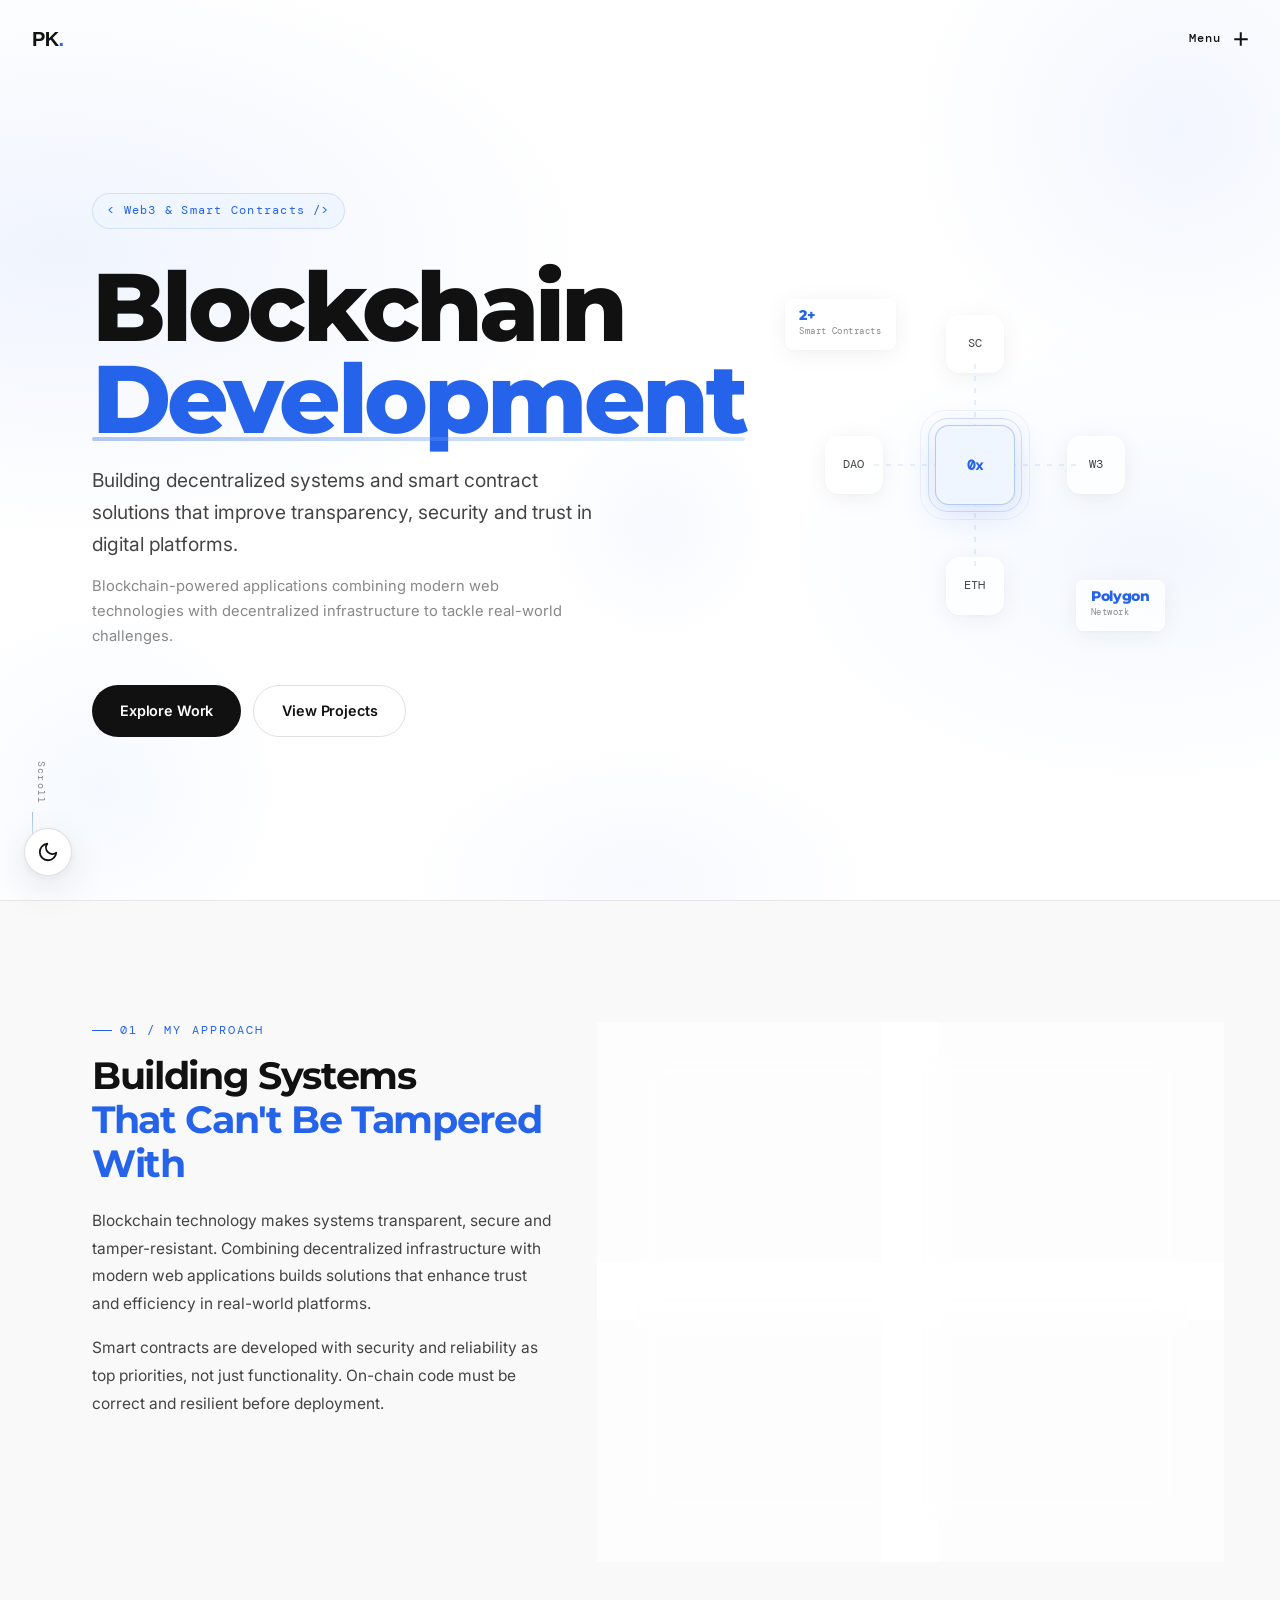
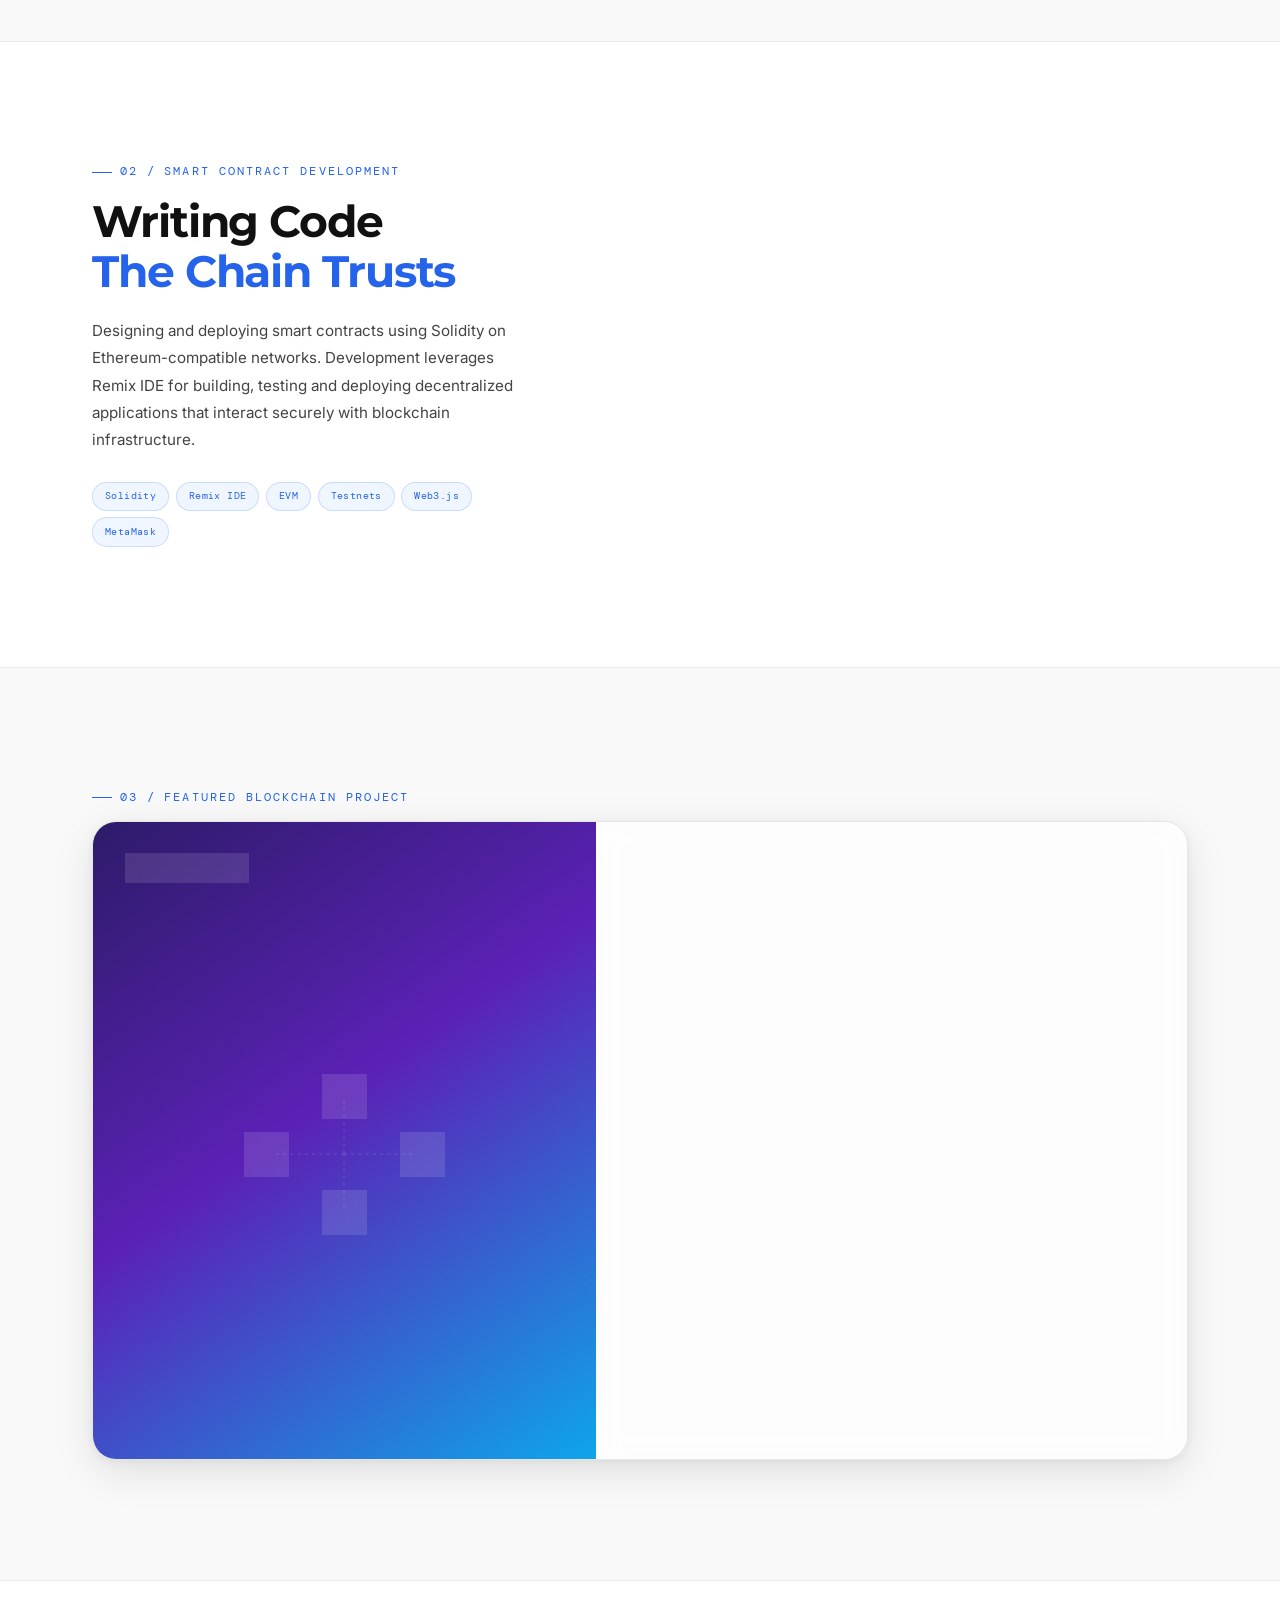
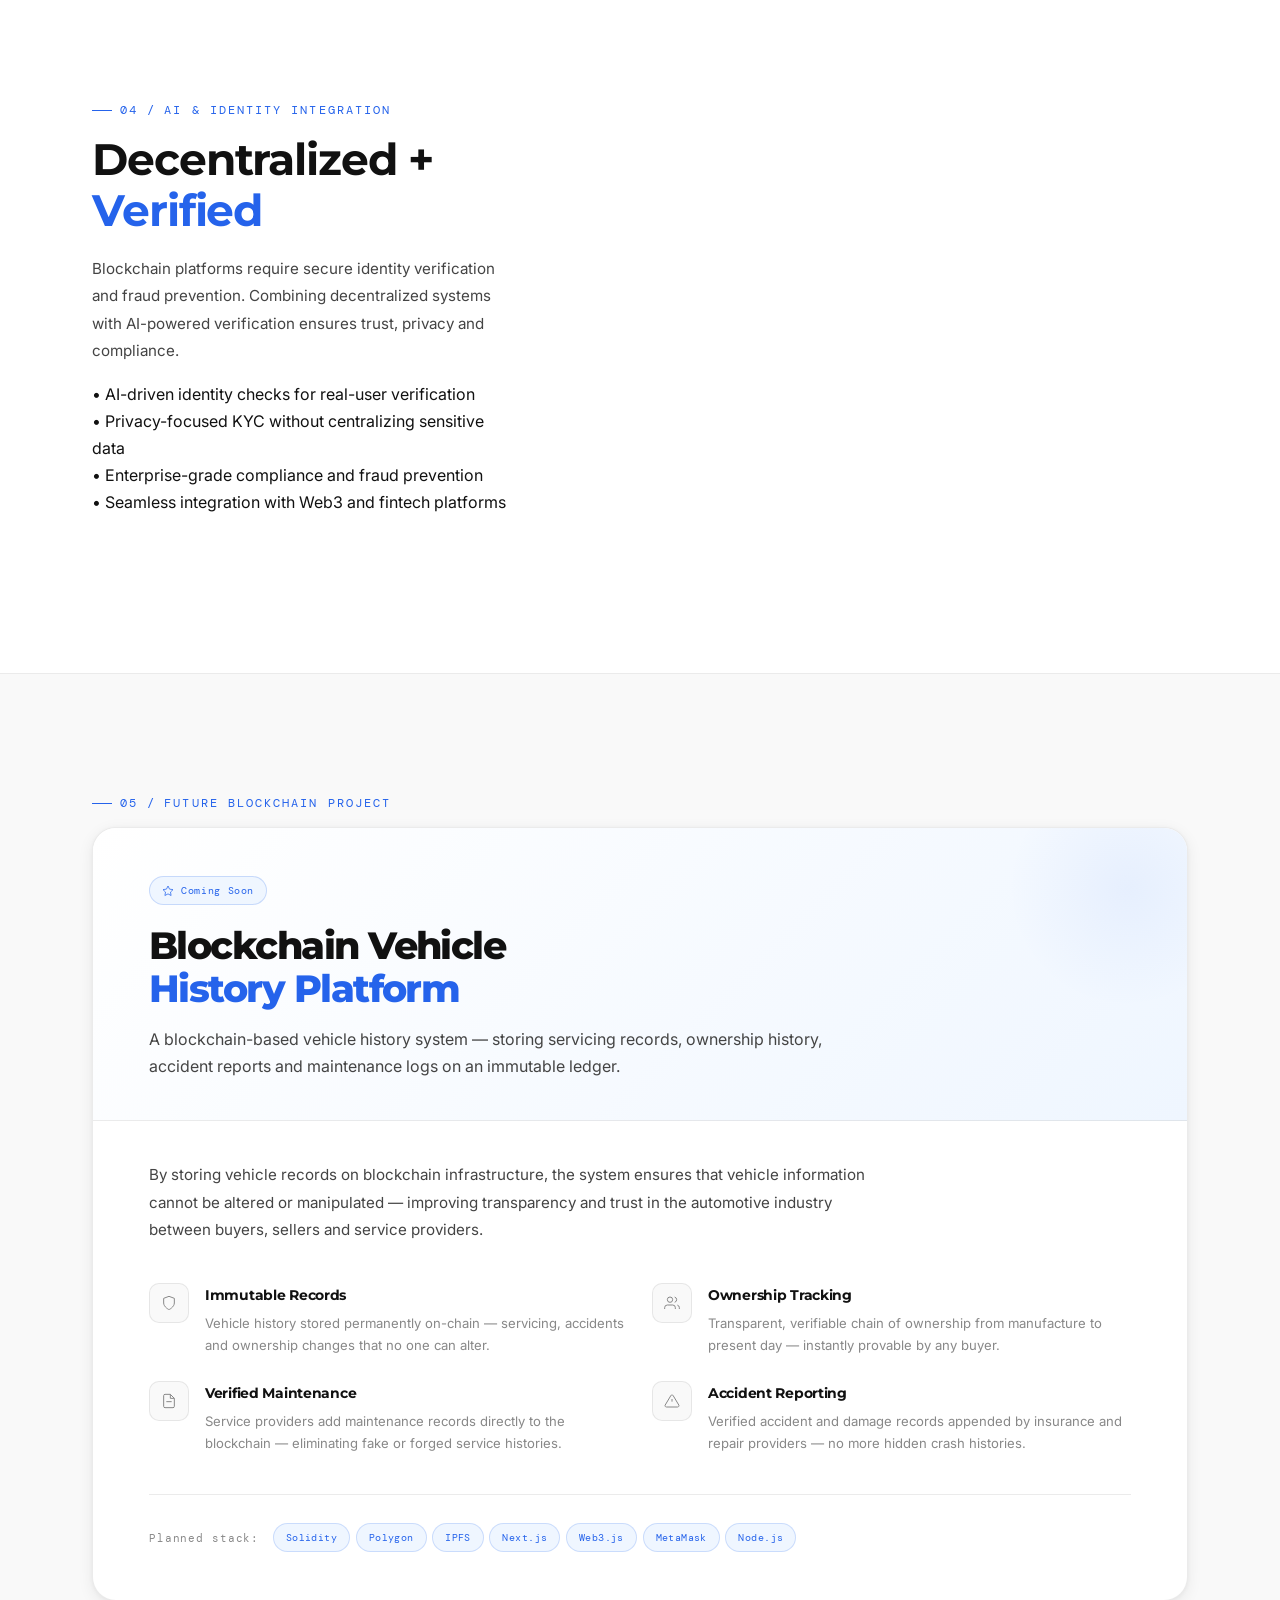
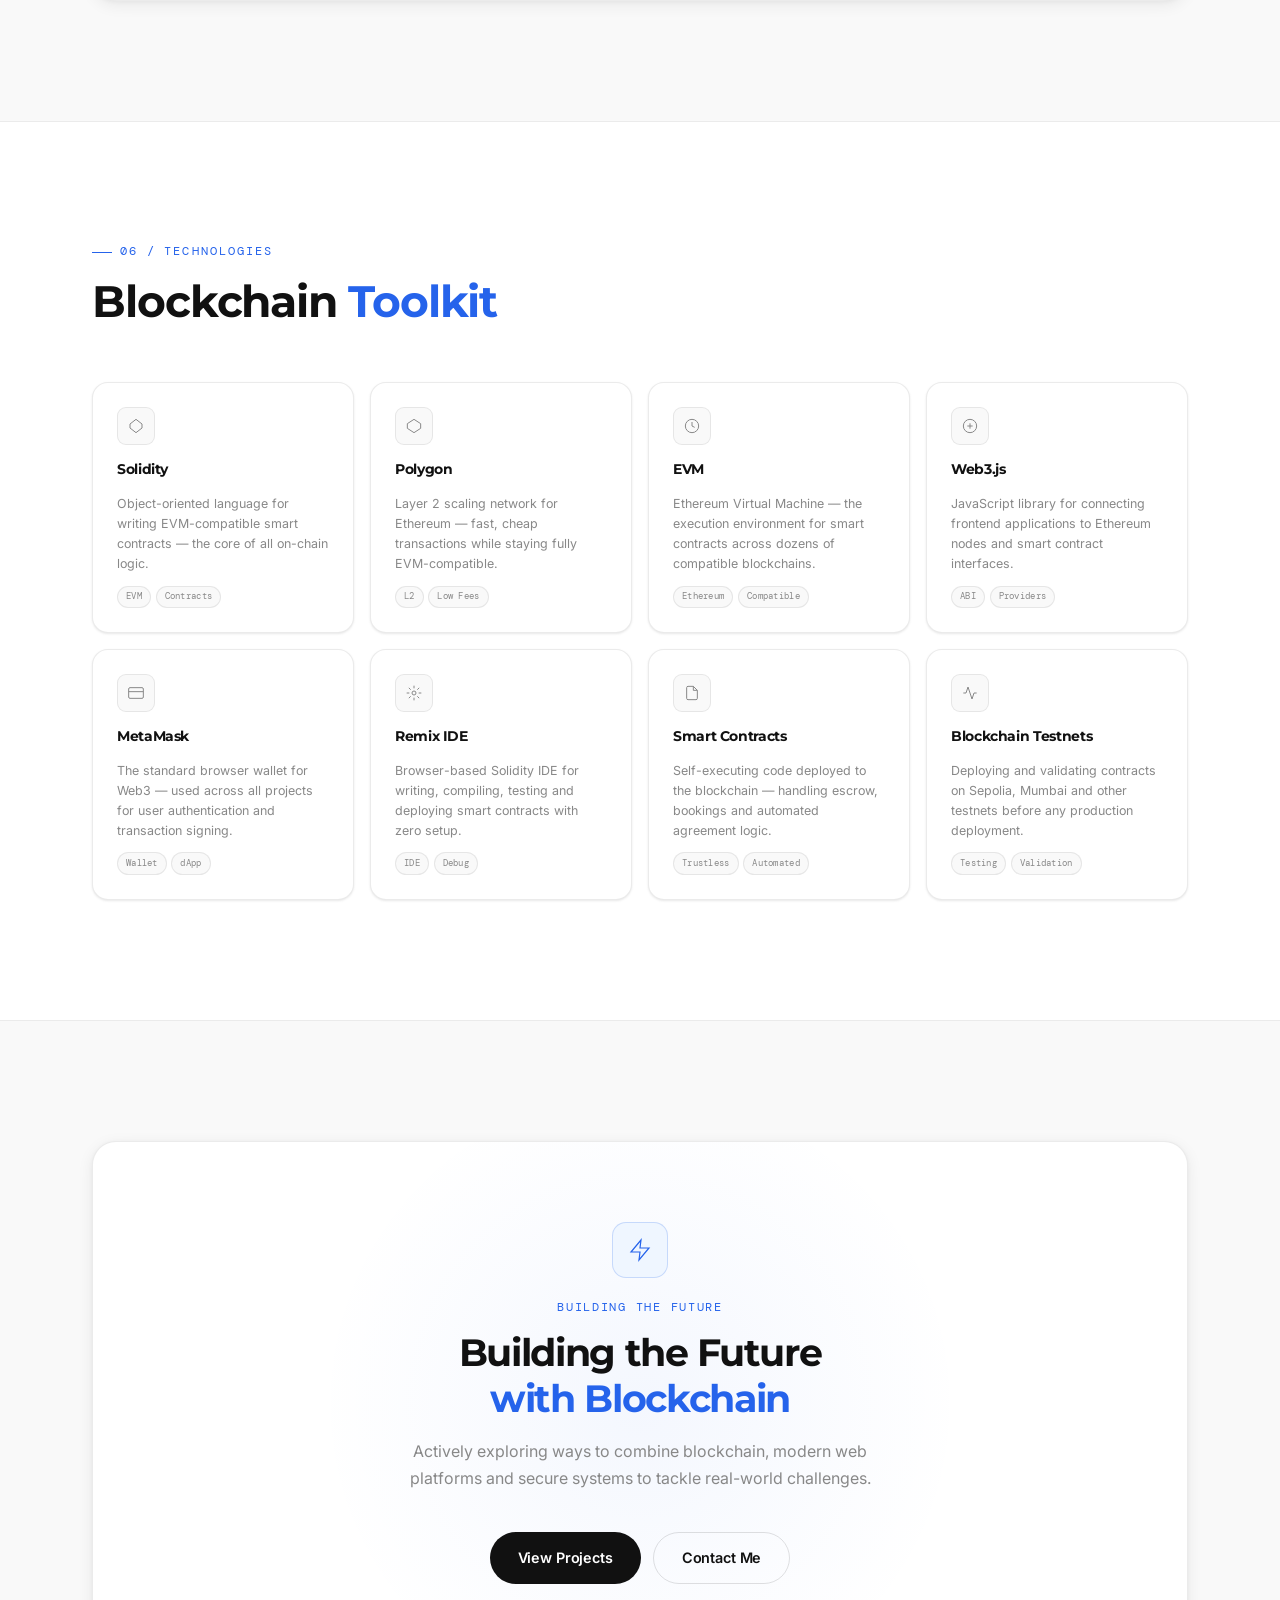
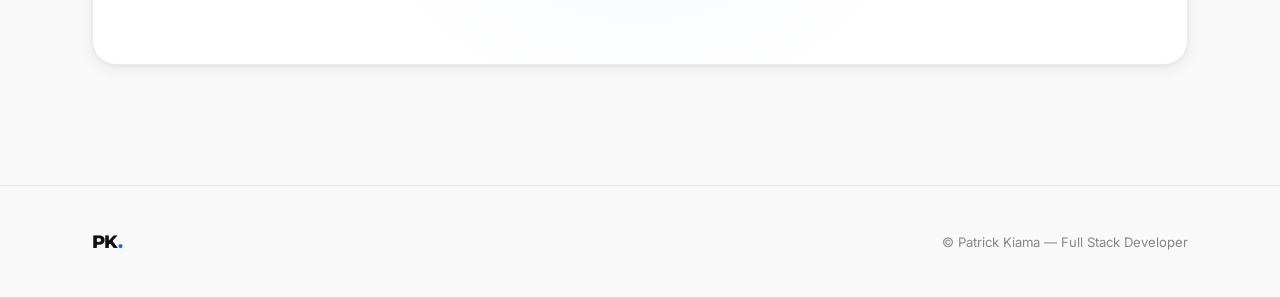
<file: blockchain.html>
<!DOCTYPE html>
<html lang="en">

<head>
  <meta charset="UTF-8" />
  <meta name="viewport" content="width=device-width, initial-scale=1.0" />
  <title>Blockchain — Patrick Kiama</title>
  <meta name="description" content="Blockchain developer building decentralized applications with Solidity, Polygon, Web3.js, and MetaMask. Smart contracts for escrow, booking verification, and rental platforms. Exploring AI-powered identity verification and vehicle history on-chain." />
  <link rel="canonical" href="https://patrick-kiama.netlify.app/blockchain.html" />
  <meta property="og:title" content="Blockchain — Patrick Kiama" />
  <meta property="og:description" content="Blockchain developer building decentralized applications with Solidity, Polygon, Web3.js, and MetaMask. Smart contracts for escrow, booking verification, and rental platforms." />
  <meta property="og:type" content="website" />
  <meta property="og:url" content="https://patrick-kiama.netlify.app/blockchain.html" />
  <meta property="og:image" content="https://patrick-kiama.netlify.app/img/og-image.jpg" />
  <meta name="twitter:card" content="summary_large_image" />
  <meta name="twitter:title" content="Blockchain — Patrick Kiama" />
  <meta name="twitter:description" content="Blockchain developer building decentralized applications with Solidity, Polygon, Web3.js, and MetaMask. Smart contracts for escrow, booking verification, and rental platforms." />
  <meta name="twitter:image" content="https://patrick-kiama.netlify.app/img/og-image.jpg" />
  <link rel="preconnect" href="https://fonts.googleapis.com" />
  <link rel="preconnect" href="https://fonts.gstatic.com" crossorigin />
  <link
    href="https://fonts.googleapis.com/css2?family=Montserrat:wght@400;500;600;700;800;900&family=Inter:wght@400;500;600&family=DM+Mono:wght@400;500&display=swap"
    rel="stylesheet" />
  <link rel="stylesheet" href="css/style.css" />
  <link rel="stylesheet" href="css/blockchain.css" />
  <link rel="stylesheet" href="css/staggeredmenu.css" />
</head>

<body>

  <!-- ===== NAV ===== -->
  <nav class="navbar" id="navbar">
    <div class="nav-inner">
      <a href="index.html" class="nav-logo">PK<span class="dot">.</span></a>
      <ul class="nav-links" id="navLinks">
        <li><a href="index.html">Home</a></li>
        <li><a href="about.html">About</a></li>
        <li><a href="skills.html">Skills</a></li>
        <li><a href="certifications.html">Credentials</a></li>
        <li><a href="projects.html">Projects</a></li>
        <li><a href="blockchain.html">Blockchain</a></li>
        <li><a href="contact.html">Contact</a></li>
        <li><a href="github.html">GitHub</a></li>

      </ul>
      <button class="hamburger" id="hamburger" aria-label="Toggle menu">
        <span></span><span></span><span></span>
      </button>
    </div>
  </nav>

  <!-- ===== HERO ===== -->
  <section class="bc-hero" id="home">
    <div class="bc-hero-bg"></div>
    <div class="bc-hero-orb orb-bc1"></div>
    <div class="bc-hero-orb orb-bc2"></div>
    <div class="bc-hero-orb orb-bc3"></div>

    <div class="container bc-hero-inner">
      <div class="bc-hero-content">
        <p class="hero-eyebrow"><span class="mono">&lt;</span> Web3 &amp; Smart Contracts <span
            class="mono">/&gt;</span></p>
        <h1 class="bc-hero-title">Blockchain<br /><em>Development</em></h1>
        <p class="bc-hero-sub">Building decentralized systems and smart contract solutions that improve transparency,
          security and trust in digital platforms.</p>
        <p class="bc-hero-desc">
          Blockchain-powered applications combining modern web technologies with decentralized infrastructure to tackle
          real-world challenges.
        </p>
        <div class="bc-hero-ctas">
          <a href="#approach" class="btn btn-primary">Explore Work</a>
          <a href="projects.html" class="btn btn-ghost">View Projects</a>
        </div>
      </div>

      <!-- Right: animated chain visual -->
      <div class="bc-hero-visual" aria-hidden="true">
        <div class="bc-chain-visual">
          <div class="bc-node bc-node-center">
            <div class="bc-node-ring bc-ring-1"></div>
            <div class="bc-node-ring bc-ring-2"></div>
            <span class="mono">0x</span>
          </div>
          <div class="bc-node bc-node-top"><span class="mono">SC</span></div>
          <div class="bc-node bc-node-right"><span class="mono">W3</span></div>
          <div class="bc-node bc-node-bottom"><span class="mono">ETH</span></div>
          <div class="bc-node bc-node-left"><span class="mono">DAO</span></div>
          <svg class="bc-chain-lines" viewBox="0 0 300 300" fill="none">
            <line x1="150" y1="150" x2="150" y2="44" stroke="rgba(37,99,235,0.2)" stroke-width="1"
              stroke-dasharray="5 7" />
            <line x1="150" y1="150" x2="256" y2="150" stroke="rgba(37,99,235,0.2)" stroke-width="1"
              stroke-dasharray="5 7" />
            <line x1="150" y1="150" x2="150" y2="256" stroke="rgba(37,99,235,0.2)" stroke-width="1"
              stroke-dasharray="5 7" />
            <line x1="150" y1="150" x2="44" y2="150" stroke="rgba(37,99,235,0.2)" stroke-width="1"
              stroke-dasharray="5 7" />
          </svg>

          <!-- floating stats -->
          <div class="bc-hero-stat bc-stat-tl">
            <span class="bc-stat-num">2+</span>
            <span class="bc-stat-lbl">Smart Contracts</span>
          </div>
          <div class="bc-hero-stat bc-stat-br">
            <span class="bc-stat-num">Polygon</span>
            <span class="bc-stat-lbl">Network</span>
          </div>
        </div>
      </div>
    </div>

    <div class="hero-scroll-hint">
      <span>Scroll</span>
      <div class="scroll-line"></div>
    </div>
  </section>

  <!-- ===== APPROACH ===== -->
  <section class="section bc-approach-section" id="approach">
    <div class="container fade-in">
      <div class="section-label"><span class="mono">01 /</span> My Approach</div>
      <div class="bc-approach-grid">

        <div class="bc-approach-text">
          <h2 class="bc-approach-heading">Building Systems<br /><span class="accent">That Can't Be Tampered With</span>
          </h2>
          <p>
            Blockchain technology makes systems transparent, secure and tamper-resistant. Combining decentralized
            infrastructure with modern web applications builds solutions that enhance trust and efficiency in real-world
            platforms.
          </p>
          <p>
            Smart contracts are developed with security and reliability as top priorities, not just functionality.
            On-chain code must be correct and resilient before deployment.
          </p>
        </div>

        <div class="bc-approach-pillars">
          <div class="bc-pillar-card">
            <div class="bc-pillar-icon">
              <svg viewBox="0 0 24 24" fill="none" stroke="currentColor" stroke-width="1.5">
                <path d="M12 22s8-4 8-10V5l-8-3-8 3v7c0 6 8 10 8 10z" />
              </svg>
            </div>
            <h3>Security First</h3>
            <p>Contracts written defensively, audited against known attack vectors and tested on testnets before
              deployment.</p>
          </div>

          <div class="bc-pillar-card">
            <div class="bc-pillar-icon">
              <svg viewBox="0 0 24 24" fill="none" stroke="currentColor" stroke-width="1.5">
                <circle cx="12" cy="12" r="10" />
                <path d="M12 8v4l3 3" />
              </svg>
            </div>
            <h3>Real-World Solutions</h3>
            <p>Blockchain solves specific trust challenges — escrow, ownership, verification — rather than being a
              universal solution.</p>
          </div>

          <div class="bc-pillar-card">
            <div class="bc-pillar-icon">
              <svg viewBox="0 0 24 24" fill="none" stroke="currentColor" stroke-width="1.5">
                <polyline points="16 18 22 12 16 6" />
                <polyline points="8 6 2 12 8 18" />
              </svg>
            </div>
            <h3>Web + Chain Integration</h3>
            <p>Smart contracts connected to familiar frontends using Web3.js, MetaMask and modern JavaScript
              frameworks.</p>
          </div>

          <div class="bc-pillar-card">
            <div class="bc-pillar-icon">
              <svg viewBox="0 0 24 24" fill="none" stroke="currentColor" stroke-width="1.5">
                <path d="M13 2L3 14h9l-1 8 10-12h-9l1-8z" />
              </svg>
            </div>
            <h3>Future-Ready Systems</h3>
            <p>Platforms designed to evolve with the ecosystem — supporting layer 2 networks, low-cost transactions and
              emerging standards.</p>
          </div>
        </div>

      </div>
    </div>
  </section>

  <!-- ===== SMART CONTRACTS ===== -->
  <section class="section bc-contracts-section" id="contracts">
    <div class="container fade-in">
      <div class="section-label"><span class="mono">02 /</span> Smart Contract Development</div>

      <div class="bc-contracts-grid">

        <div class="bc-contracts-intro">
          <h2 class="section-title">Writing Code<br /><span class="accent">The Chain Trusts</span></h2>
          <p>
            Designing and deploying smart contracts using Solidity on Ethereum-compatible networks. Development
            leverages Remix IDE for building, testing and deploying decentralized applications that interact securely
            with blockchain infrastructure.
          </p>
          <div class="bc-tech-row">
            <span class="bc-tech-pill">Solidity</span>
            <span class="bc-tech-pill">Remix IDE</span>
            <span class="bc-tech-pill">EVM</span>
            <span class="bc-tech-pill">Testnets</span>
            <span class="bc-tech-pill">Web3.js</span>
            <span class="bc-tech-pill">MetaMask</span>
          </div>
        </div>

        <div class="bc-contracts-cards">

          <div class="bc-contract-card">
            <div class="bc-contract-icon">
              <svg viewBox="0 0 24 24" fill="none" stroke="currentColor" stroke-width="1.5">
                <path d="M14 2H6a2 2 0 0 0-2 2v16a2 2 0 0 0 2 2h12a2 2 0 0 0 2-2V8z" />
                <polyline points="14 2 14 8 20 8" />
                <line x1="16" y1="13" x2="8" y2="13" />
                <line x1="16" y1="17" x2="8" y2="17" />
              </svg>
            </div>
            <div>
              <h3>Contract Writing</h3>
              <p>Solidity contracts with clear logic, access control and event emission for on-chain transparency.</p>
            </div>
          </div>

          <div class="bc-contract-card">
            <div class="bc-contract-icon">
              <svg viewBox="0 0 24 24" fill="none" stroke="currentColor" stroke-width="1.5">
                <circle cx="12" cy="12" r="3" />
                <path
                  d="M12 1v4M12 19v4M4.22 4.22l2.83 2.83M16.95 16.95l2.83 2.83M1 12h4M19 12h4M4.22 19.78l2.83-2.83M16.95 7.05l2.83-2.83" />
              </svg>
            </div>
            <div>
              <h3>Remix IDE Workflow</h3>
              <p>Complete development cycle in Remix — compile, test with JavaScript VMs and deploy to live networks.
              </p>
            </div>
          </div>

          <div class="bc-contract-card">
            <div class="bc-contract-icon">
              <svg viewBox="0 0 24 24" fill="none" stroke="currentColor" stroke-width="1.5">
                <polygon points="12 2 22 8.5 22 15.5 12 22 2 15.5 2 8.5 12 2" />
              </svg>
            </div>
            <div>
              <h3>Polygon &amp; L2 Networks</h3>
              <p>Deploying on Polygon for low-cost, high-speed transactions while maintaining EVM compatibility.</p>
            </div>
          </div>

          <div class="bc-contract-card">
            <div class="bc-contract-icon">
              <svg viewBox="0 0 24 24" fill="none" stroke="currentColor" stroke-width="1.5">
                <rect x="1" y="4" width="22" height="16" rx="2" />
                <path d="M1 10h22" />
              </svg>
            </div>
            <div>
              <h3>MetaMask &amp; Frontend</h3>
              <p>Smart contracts connected to frontends via Web3.js and MetaMask for seamless dApp interactions.</p>
            </div>
          </div>

        </div>
      </div>
    </div>
  </section>

  <!-- ===== FEATURED PROJECT: ALINA ===== -->
  <section class="section bc-featured-section" id="alina">
    <div class="container fade-in">
      <div class="section-label"><span class="mono">03 /</span> Featured Blockchain Project</div>

      <div class="bc-featured-card">
        <div class="bc-featured-visual">
          <div class="bc-featured-img">
            <div class="bc-featured-badge">
              <svg viewBox="0 0 24 24" fill="none" stroke="currentColor" stroke-width="1.5">
                <path d="M13 2L3 14h9l-1 8 10-12h-9l1-8z" />
              </svg>
              Live Project
            </div>
            <div class="bc-featured-graphic">
              <div class="bc-graphic-node gn-a">🏠</div>
              <div class="bc-graphic-node gn-b">💎</div>
              <div class="bc-graphic-node gn-c">💚</div>
              <div class="bc-graphic-node gn-d">🦊</div>
              <svg class="bc-graphic-lines" viewBox="0 0 240 200" fill="none">
                <line x1="120" y1="100" x2="120" y2="30" stroke="rgba(255,255,255,0.2)" stroke-width="1"
                  stroke-dasharray="4 5" />
                <line x1="120" y1="100" x2="210" y2="100" stroke="rgba(255,255,255,0.2)" stroke-width="1"
                  stroke-dasharray="4 5" />
                <line x1="120" y1="100" x2="120" y2="170" stroke="rgba(255,255,255,0.2)" stroke-width="1"
                  stroke-dasharray="4 5" />
                <line x1="120" y1="100" x2="30" y2="100" stroke="rgba(255,255,255,0.2)" stroke-width="1"
                  stroke-dasharray="4 5" />
              </svg>
            </div>
          </div>
        </div>

        <div class="bc-featured-body">
          <h2>Alina<span class="accent">906Vibes</span></h2>
          <p class="bc-featured-lead">A modern rental platform that integrates blockchain technology for booking
            verification and transaction transparency.</p>
          <p>The platform combines traditional web development with smart contract logic to create a secure and
            trustworthy booking system. The system demonstrates how blockchain can enhance trust in digital transactions
            by recording important booking information through smart contract verification.</p>

          <div class="bc-featured-tech">
            <span class="bc-tech-pill bc-pill-dark">Solidity</span>
            <span class="bc-tech-pill bc-pill-dark">Smart Contracts</span>
            <span class="bc-tech-pill bc-pill-dark">Polygon</span>
            <span class="bc-tech-pill bc-pill-dark">Web3.js</span>
            <span class="bc-tech-pill bc-pill-dark">MetaMask</span>
            <span class="bc-tech-pill bc-pill-dark">Node.js</span>
            <span class="bc-tech-pill bc-pill-dark">MongoDB</span>
          </div>

          <div class="bc-featured-list">
            <div class="bc-list-item">
              <span class="bc-list-dot"></span>
              Smart contract-based booking verification that records rental agreements on-chain
            </div>
            <div class="bc-list-item">
              <span class="bc-list-dot"></span>
              M-Pesa payment integration linked to smart contract release conditions
            </div>
            <div class="bc-list-item">
              <span class="bc-list-dot"></span>
              Immutable booking records that neither party can alter after confirmation
            </div>
            <div class="bc-list-item">
              <span class="bc-list-dot"></span>
              MetaMask wallet connection for tenant identity and transaction signing
            </div>
          </div>

          <a href="https://alina906vibes.netlify.app" class="btn btn-primary">View Full Project →</a>
        </div>
      </div>
    </div>
  </section>

  <!-- ===== AI + IDENTITY ===== -->
  <section class="section bc-identity-section" id="identity">
    <div class="container fade-in">
      <div class="section-label"><span class="mono">04 /</span> AI &amp; Identity Integration</div>
      <div class="bc-identity-grid">

        <div class="bc-identity-text">
          <h2 class="section-title">Decentralized + <span class="accent">Verified</span></h2>

          <p class="bc-identity-intro">
            Blockchain platforms require secure identity verification and fraud prevention. Combining decentralized
            systems with AI-powered verification ensures trust, privacy and compliance.
          </p>

          <div class="bc-identity-points">
            <span>• AI-driven identity checks for real-user verification</span><br />
            <span>• Privacy-focused KYC without centralizing sensitive data</span><br />
            <span>• Enterprise-grade compliance and fraud prevention</span><br />
            <span>• Seamless integration with Web3 and fintech platforms</span>
          </div>
        </div>

        <div class="bc-identity-cards">

          <div class="bc-identity-card">
            <div class="bc-id-header">
              <div class="bc-id-icon">
                <svg viewBox="0 0 24 24" fill="none" stroke="currentColor" stroke-width="1.5">
                  <path d="M20 21v-2a4 4 0 0 0-4-4H8a4 4 0 0 0-4 4v2" />
                  <circle cx="12" cy="7" r="4" />
                </svg>
              </div>
              <div>
                <h3>Didit Identity Verification</h3>
                <span class="bc-id-badge">AI-Powered</span>
              </div>
            </div>
            <p>AI-based identity verification confirms user identity while keeping sensitive data decentralized and
              privacy-focused.</p>
            <div class="bc-id-tags">
              <span>Identity Verification</span>
              <span>AI</span>
              <span>Privacy</span>
            </div>
          </div>

          <div class="bc-identity-card">
            <div class="bc-id-header">
              <div class="bc-id-icon">
                <svg viewBox="0 0 24 24" fill="none" stroke="currentColor" stroke-width="1.5">
                  <path d="M12 22s8-4 8-10V5l-8-3-8 3v7c0 6 8 10 8 10z" />
                  <path d="m9 12 2 2 4-4" />
                </svg>
              </div>
              <div>
                <h3>Veriff KYC Verification</h3>
                <span class="bc-id-badge">Enterprise KYC</span>
              </div>
            </div>
            <p>Enterprise-grade KYC for fintech and Web3 platforms, ensuring compliance, reducing fraud and maintaining
              decentralized trust.</p>
            <div class="bc-id-tags">
              <span>KYC</span>
              <span>Compliance</span>
              <span>Fraud Prevention</span>
            </div>
          </div>

        </div>
      </div>
    </div>
  </section>

  <!-- ===== FUTURE PROJECT ===== -->
  <section class="section bc-future-section" id="future">
    <div class="container fade-in">
      <div class="section-label"><span class="mono">05 /</span> Future Blockchain Project</div>

      <div class="bc-future-card">
        <div class="bc-future-header">
          <div class="bc-future-badge">
            <svg viewBox="0 0 24 24" fill="none" stroke="currentColor" stroke-width="1.5">
              <path d="M12 2l3.09 6.26L22 9.27l-5 4.87 1.18 6.88L12 17.77l-6.18 3.25L7 14.14 2 9.27l6.91-1.01L12 2z" />
            </svg>
            Coming Soon
          </div>
          <h2>Blockchain Vehicle<br /><span class="accent">History Platform</span></h2>
          <p class="bc-future-lead">A blockchain-based vehicle history system — storing servicing records, ownership
            history, accident reports and maintenance logs on an immutable ledger.</p>
        </div>

        <div class="bc-future-body">
          <p>By storing vehicle records on blockchain infrastructure, the system ensures that vehicle information cannot
            be altered or manipulated — improving transparency and trust in the automotive industry between buyers,
            sellers and service providers.</p>

          <div class="bc-future-features">
            <div class="bc-future-feature">
              <div class="bc-ff-icon">
                <svg viewBox="0 0 24 24" fill="none" stroke="currentColor" stroke-width="1.5">
                  <path d="M12 22s8-4 8-10V5l-8-3-8 3v7c0 6 8 10 8 10z" />
                </svg>
              </div>
              <div>
                <h4>Immutable Records</h4>
                <p>Vehicle history stored permanently on-chain — servicing, accidents and ownership changes that no one
                  can alter.</p>
              </div>
            </div>

            <div class="bc-future-feature">
              <div class="bc-ff-icon">
                <svg viewBox="0 0 24 24" fill="none" stroke="currentColor" stroke-width="1.5">
                  <path d="M17 21v-2a4 4 0 0 0-4-4H5a4 4 0 0 0-4 4v2" />
                  <circle cx="9" cy="7" r="4" />
                  <path d="M23 21v-2a4 4 0 0 0-3-3.87M16 3.13a4 4 0 0 1 0 7.75" />
                </svg>
              </div>
              <div>
                <h4>Ownership Tracking</h4>
                <p>Transparent, verifiable chain of ownership from manufacture to present day — instantly provable by
                  any buyer.</p>
              </div>
            </div>

            <div class="bc-future-feature">
              <div class="bc-ff-icon">
                <svg viewBox="0 0 24 24" fill="none" stroke="currentColor" stroke-width="1.5">
                  <path d="M14 2H6a2 2 0 0 0-2 2v16a2 2 0 0 0 2 2h12a2 2 0 0 0 2-2V8z" />
                  <polyline points="14 2 14 8 20 8" />
                  <line x1="16" y1="13" x2="8" y2="13" />
                </svg>
              </div>
              <div>
                <h4>Verified Maintenance</h4>
                <p>Service providers add maintenance records directly to the blockchain — eliminating fake or forged
                  service histories.</p>
              </div>
            </div>

            <div class="bc-future-feature">
              <div class="bc-ff-icon">
                <svg viewBox="0 0 24 24" fill="none" stroke="currentColor" stroke-width="1.5">
                  <path d="M10.29 3.86L1.82 18a2 2 0 0 0 1.71 3h16.94a2 2 0 0 0 1.71-3L13.71 3.86a2 2 0 0 0-3.42 0z" />
                  <line x1="12" y1="9" x2="12" y2="13" />
                  <line x1="12" y1="17" x2="12.01" y2="17" />
                </svg>
              </div>
              <div>
                <h4>Accident Reporting</h4>
                <p>Verified accident and damage records appended by insurance and repair providers — no more hidden
                  crash histories.</p>
              </div>
            </div>
          </div>

          <div class="bc-future-stack">
            <span class="bc-stack-label mono">Planned stack:</span>
            <div class="bc-future-pills">
              <span class="bc-tech-pill">Solidity</span>
              <span class="bc-tech-pill">Polygon</span>
              <span class="bc-tech-pill">IPFS</span>
              <span class="bc-tech-pill">Next.js</span>
              <span class="bc-tech-pill">Web3.js</span>
              <span class="bc-tech-pill">MetaMask</span>
              <span class="bc-tech-pill">Node.js</span>
            </div>
          </div>
        </div>
      </div>
    </div>
  </section>

  <!-- ===== TECH STACK ===== -->
  <section class="section bc-stack-section" id="stack">
    <div class="container fade-in">
      <div class="section-label"><span class="mono">06 /</span> Technologies</div>
      <h2 class="section-title">Blockchain <span class="accent">Toolkit</span></h2>

      <div class="bc-tech-grid">

        <div class="bc-tech-card">
          <div class="bc-tech-icon">
            <svg viewBox="0 0 24 24" fill="none" stroke="currentColor" stroke-width="1.5">
              <path d="M12 2l9 7v6l-9 7-9-7V9l9-7z" />
            </svg>
          </div>
          <h3>Solidity</h3>
          <p>Object-oriented language for writing EVM-compatible smart contracts — the core of all on-chain logic.</p>
          <div class="bc-tech-tags"><span>EVM</span><span>Contracts</span></div>
        </div>

        <div class="bc-tech-card">
          <div class="bc-tech-icon">
            <svg viewBox="0 0 24 24" fill="none" stroke="currentColor" stroke-width="1.5">
              <polygon points="12 2 22 8.5 22 15.5 12 22 2 15.5 2 8.5 12 2" />
            </svg>
          </div>
          <h3>Polygon</h3>
          <p>Layer 2 scaling network for Ethereum — fast, cheap transactions while staying fully EVM-compatible.</p>
          <div class="bc-tech-tags"><span>L2</span><span>Low Fees</span></div>
        </div>

        <div class="bc-tech-card">
          <div class="bc-tech-icon">
            <svg viewBox="0 0 24 24" fill="none" stroke="currentColor" stroke-width="1.5">
              <circle cx="12" cy="12" r="10" />
              <path d="M12 6v6l4 2" />
            </svg>
          </div>
          <h3>EVM</h3>
          <p>Ethereum Virtual Machine — the execution environment for smart contracts across dozens of compatible
            blockchains.</p>
          <div class="bc-tech-tags"><span>Ethereum</span><span>Compatible</span></div>
        </div>

        <div class="bc-tech-card">
          <div class="bc-tech-icon">
            <svg viewBox="0 0 24 24" fill="none" stroke="currentColor" stroke-width="1.5">
              <circle cx="12" cy="12" r="10" />
              <path d="M12 8v8M8 12h8" />
            </svg>
          </div>
          <h3>Web3.js</h3>
          <p>JavaScript library for connecting frontend applications to Ethereum nodes and smart contract interfaces.
          </p>
          <div class="bc-tech-tags"><span>ABI</span><span>Providers</span></div>
        </div>

        <div class="bc-tech-card">
          <div class="bc-tech-icon">
            <svg viewBox="0 0 24 24" fill="none" stroke="currentColor" stroke-width="1.5">
              <rect x="1" y="4" width="22" height="16" rx="2" />
              <path d="M1 10h22" />
            </svg>
          </div>
          <h3>MetaMask</h3>
          <p>The standard browser wallet for Web3 — used across all projects for user authentication and transaction
            signing.</p>
          <div class="bc-tech-tags"><span>Wallet</span><span>dApp</span></div>
        </div>

        <div class="bc-tech-card">
          <div class="bc-tech-icon">
            <svg viewBox="0 0 24 24" fill="none" stroke="currentColor" stroke-width="1.5">
              <circle cx="12" cy="12" r="3" />
              <path
                d="M12 1v4M12 19v4M4.22 4.22l2.83 2.83M16.95 16.95l2.83 2.83M1 12h4M19 12h4M4.22 19.78l2.83-2.83M16.95 7.05l2.83-2.83" />
            </svg>
          </div>
          <h3>Remix IDE</h3>
          <p>Browser-based Solidity IDE for writing, compiling, testing and deploying smart contracts with zero setup.
          </p>
          <div class="bc-tech-tags"><span>IDE</span><span>Debug</span></div>
        </div>

        <div class="bc-tech-card">
          <div class="bc-tech-icon">
            <svg viewBox="0 0 24 24" fill="none" stroke="currentColor" stroke-width="1.5">
              <path d="M14 2H6a2 2 0 0 0-2 2v16a2 2 0 0 0 2 2h12a2 2 0 0 0 2-2V8z" />
              <polyline points="14 2 14 8 20 8" />
            </svg>
          </div>
          <h3>Smart Contracts</h3>
          <p>Self-executing code deployed to the blockchain — handling escrow, bookings and automated agreement logic.
          </p>
          <div class="bc-tech-tags"><span>Trustless</span><span>Automated</span></div>
        </div>

        <div class="bc-tech-card">
          <div class="bc-tech-icon">
            <svg viewBox="0 0 24 24" fill="none" stroke="currentColor" stroke-width="1.5">
              <path d="M22 12h-4l-3 9L9 3l-3 9H2" />
            </svg>
          </div>
          <h3>Blockchain Testnets</h3>
          <p>Deploying and validating contracts on Sepolia, Mumbai and other testnets before any production deployment.
          </p>
          <div class="bc-tech-tags"><span>Testing</span><span>Validation</span></div>
        </div>

      </div>
    </div>
  </section>

  <!-- ===== CTA ===== -->
  <section class="section bc-cta-section">
    <div class="container fade-in">
      <div class="bc-cta-inner">
        <div class="bc-cta-orb"></div>
        <div class="bc-cta-icon" aria-hidden="true">
          <svg viewBox="0 0 24 24" fill="none" stroke="currentColor" stroke-width="1.2">
            <path d="M13 2L3 14h9l-1 8 10-12h-9l1-8z" />
          </svg>
        </div>
        <p class="bc-cta-eyebrow mono">Building the future</p>
        <h2 class="bc-cta-heading">Building the Future<br /><span class="accent">with Blockchain</span></h2>
        <p class="bc-cta-sub">
          Actively exploring ways to combine blockchain, modern web platforms and secure systems to tackle real-world
          challenges.
        </p>
        <div class="bc-cta-btns">
          <a href="projects.html" class="btn btn-primary">View Projects</a>
          <a href="index.html#contact" class="btn btn-ghost">Contact Me</a>
        </div>
      </div>
    </div>
  </section>

  <!-- ===== FOOTER ===== -->
  <footer class="footer">
    <div class="container">
      <div class="footer-inner">
        <span class="footer-logo">PK<span class="dot">.</span></span>
        <p>© Patrick Kiama — Full Stack Developer</p>
      </div>
    </div>
  </footer>

  <script src="js/config.js"></script>
  <script src="js/main.js"></script>
  <script src="js/blockchain.js"></script>
  <script src="js/staggeredmenu.js"></script>
</body>

</html>
</file>
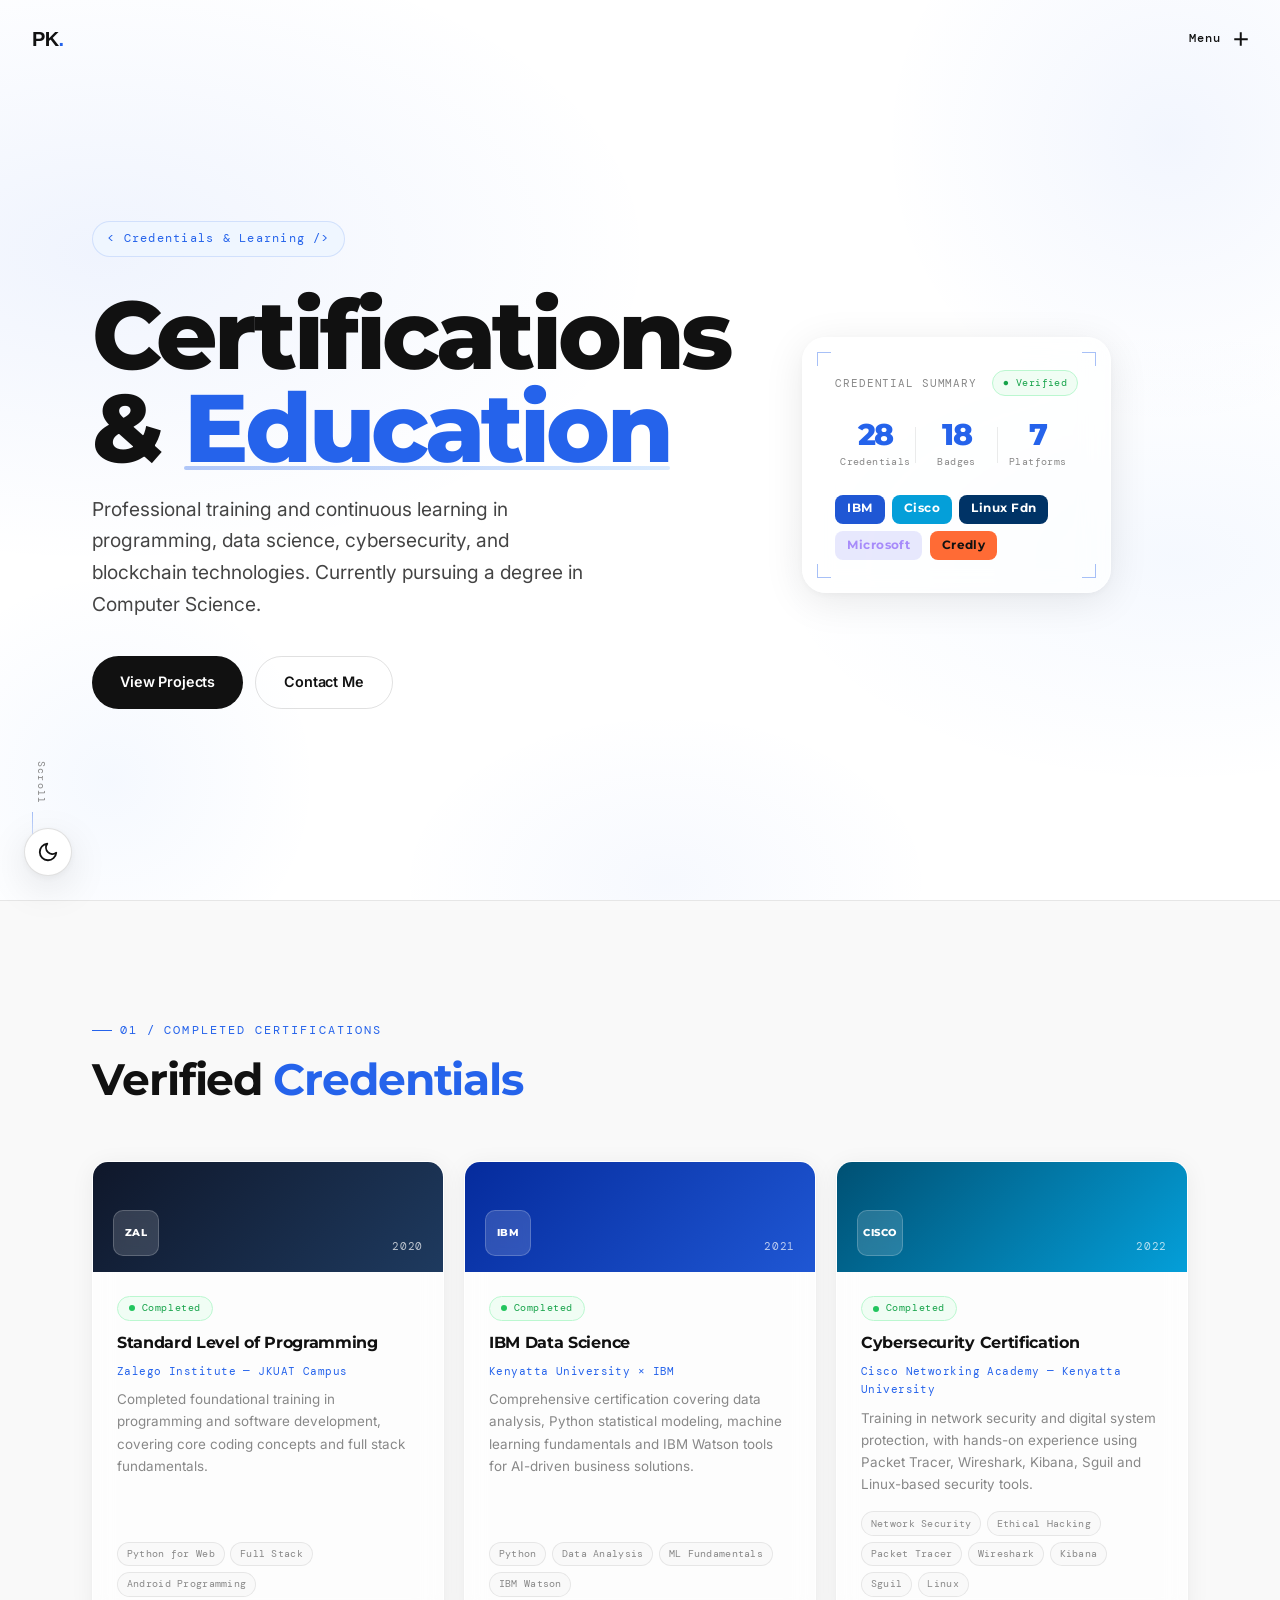
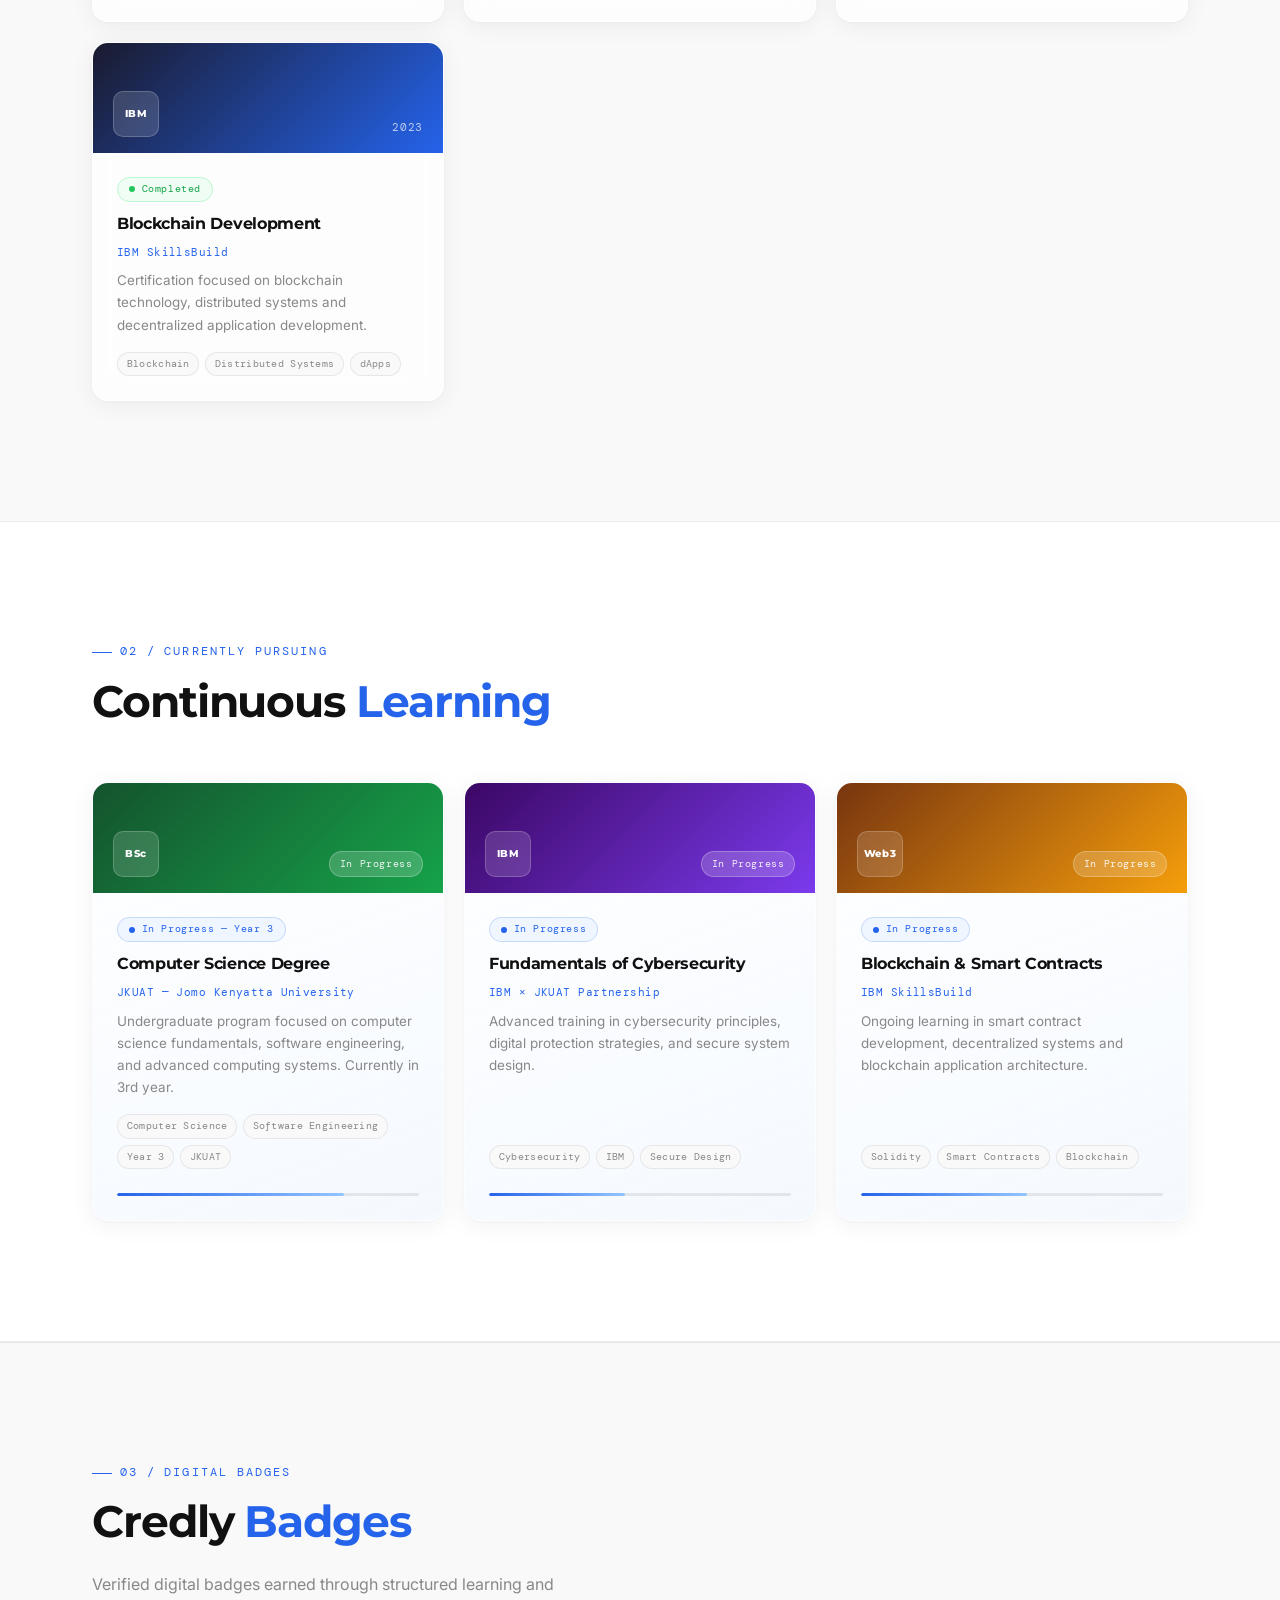
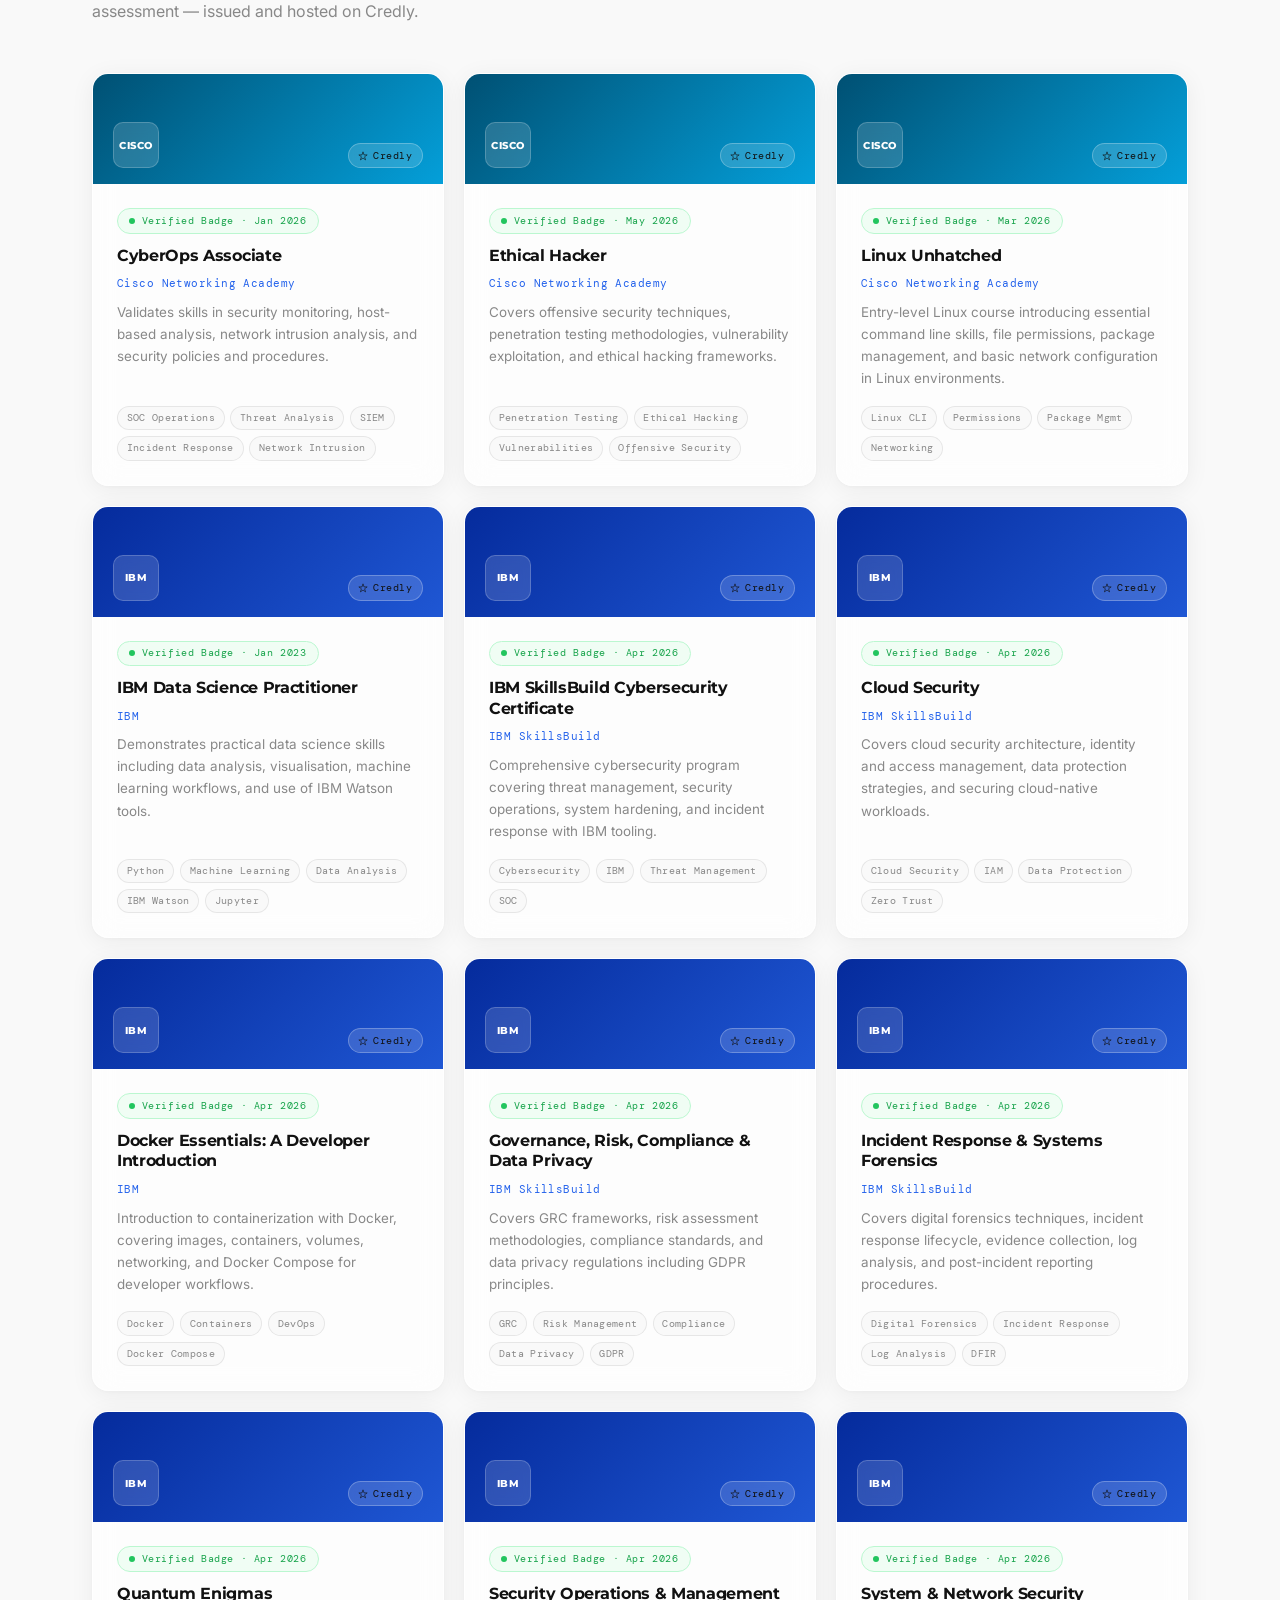
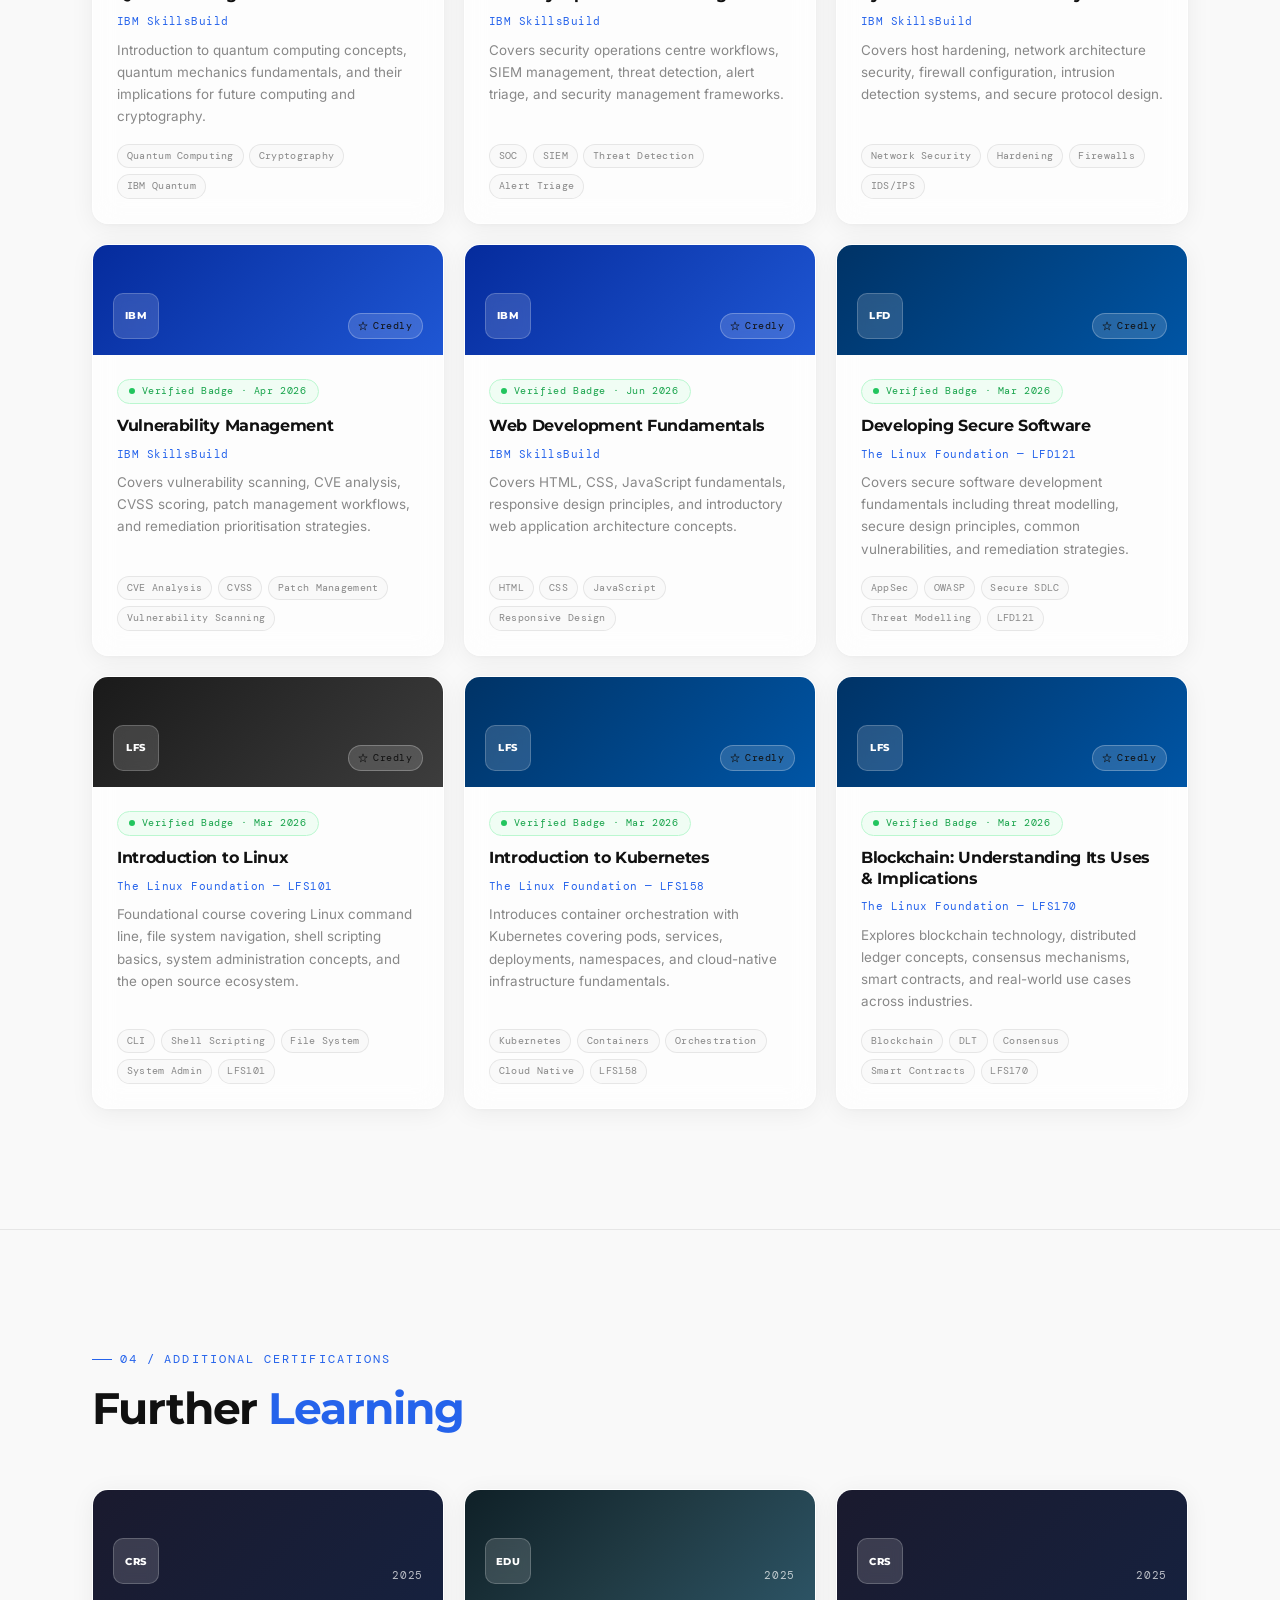
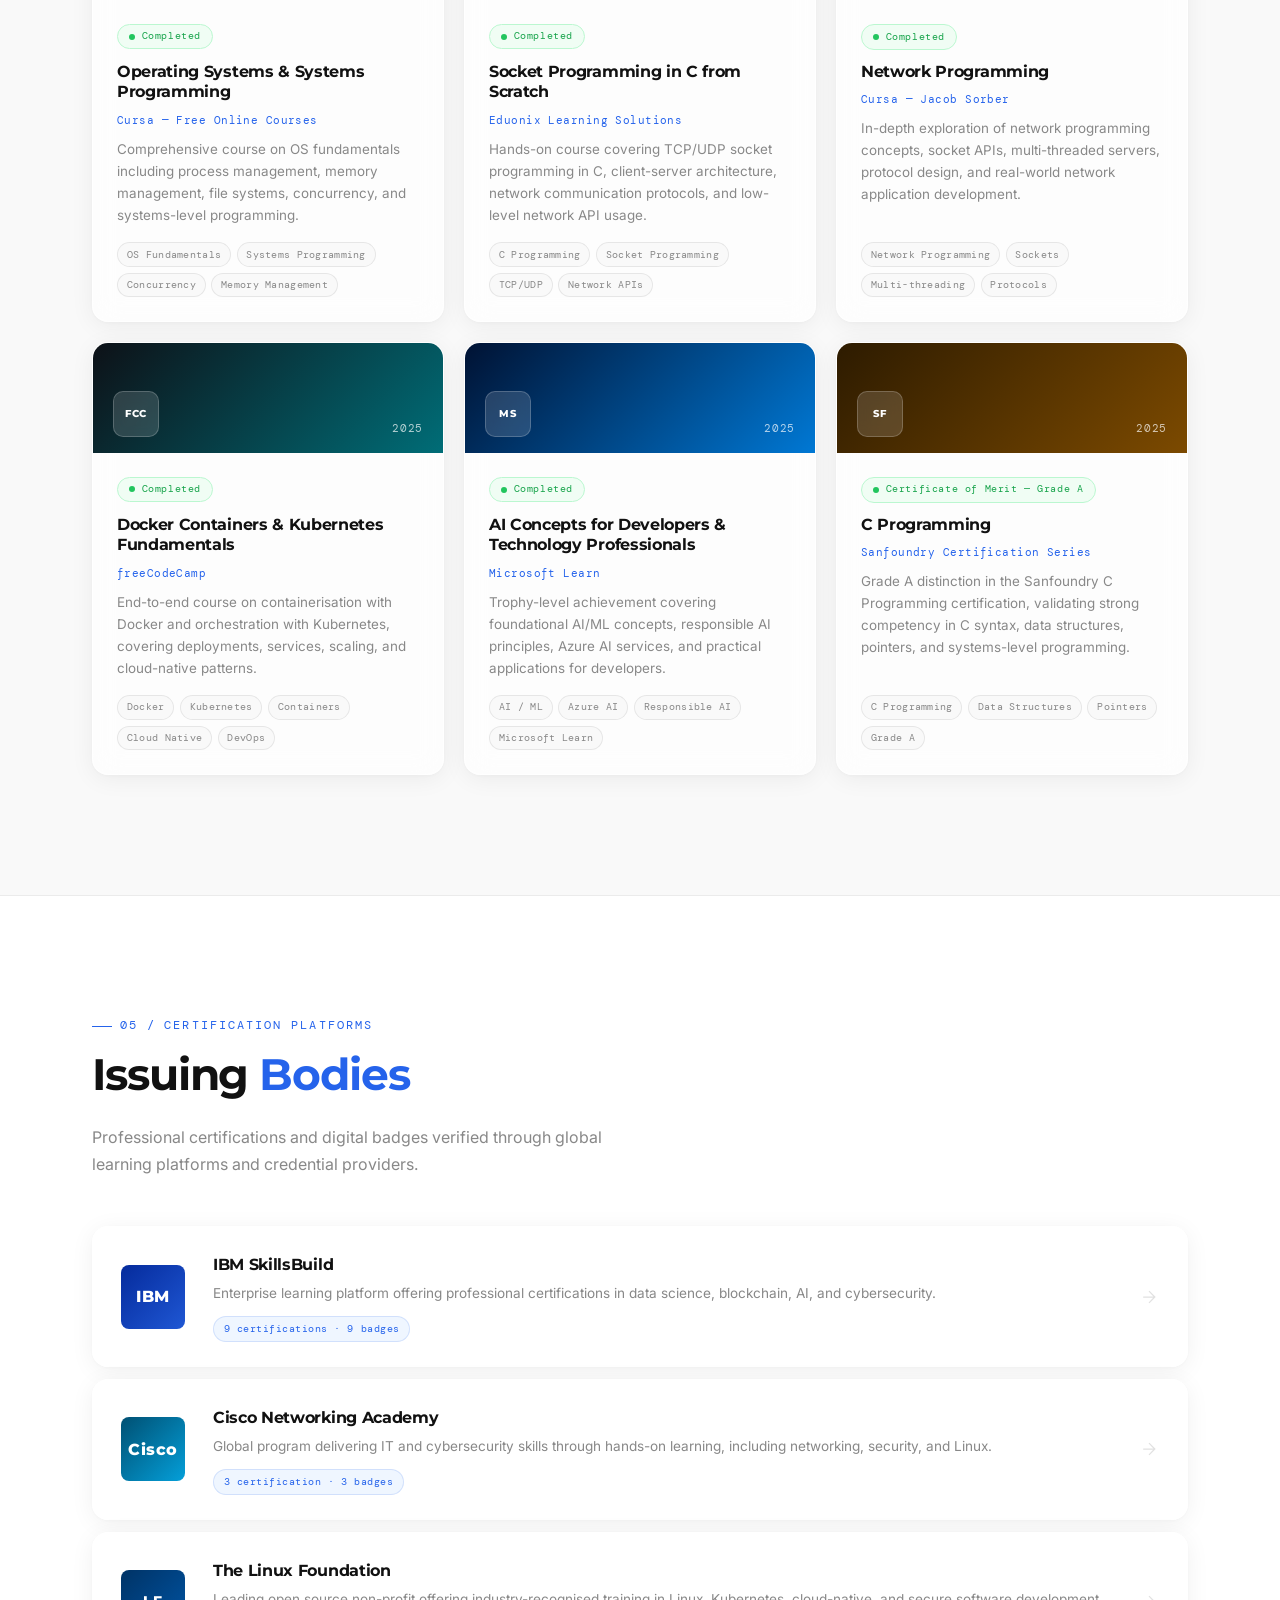
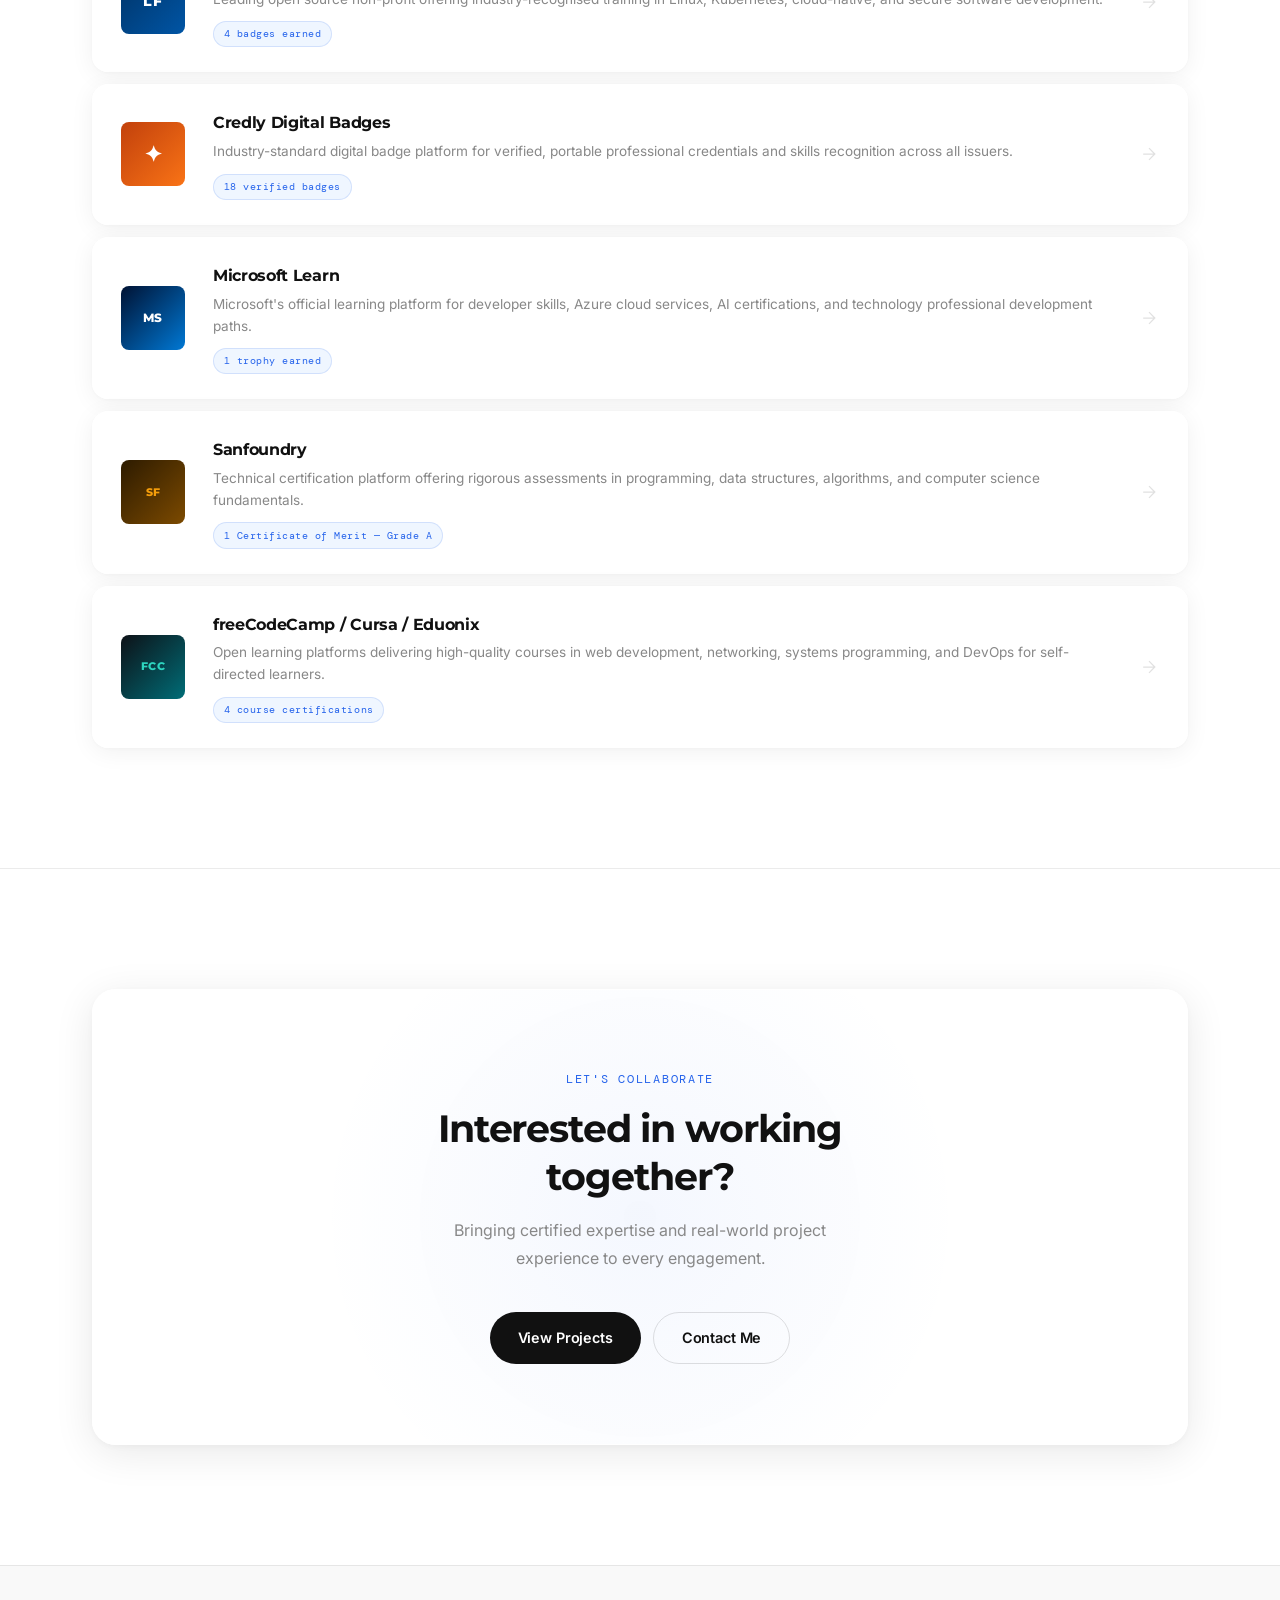
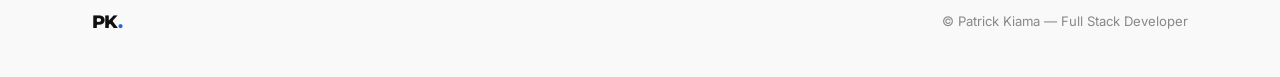
<file: certifications.html>
<!DOCTYPE html>
<html lang="en">

<head>
  <meta charset="UTF-8" />
  <meta name="viewport" content="width=device-width, initial-scale=1.0" />
  <title>Credentials — Patrick Kiama</title>
  <meta name="description" content="28 verified credentials and 18 digital badges from IBM, Cisco, Linux Foundation, Microsoft, and more. Certifications in cybersecurity, data science, blockchain, Linux, Kubernetes, and secure software development." />
  <link rel="canonical" href="https://patrick-kiama.netlify.app/certifications.html" />
  <meta property="og:title" content="Credentials — Patrick Kiama" />
  <meta property="og:description" content="28 verified credentials and 18 digital badges from IBM, Cisco, Linux Foundation, Microsoft, and more. Certifications in cybersecurity, data science, blockchain, Linux, Kubernetes, and secure software development." />
  <meta property="og:type" content="website" />
  <meta property="og:url" content="https://patrick-kiama.netlify.app/certifications.html" />
  <meta property="og:image" content="https://patrick-kiama.netlify.app/img/og-image.jpg" />
  <meta name="twitter:card" content="summary_large_image" />
  <meta name="twitter:title" content="Credentials — Patrick Kiama" />
  <meta name="twitter:description" content="28 verified credentials and 18 digital badges from IBM, Cisco, Linux Foundation, Microsoft, and more. Certifications in cybersecurity, data science, blockchain, Linux, Kubernetes, and secure software development." />
  <meta name="twitter:image" content="https://patrick-kiama.netlify.app/img/og-image.jpg" />
  <link rel="preconnect" href="https://fonts.googleapis.com" />
  <link rel="preconnect" href="https://fonts.gstatic.com" crossorigin />
  <link
    href="https://fonts.googleapis.com/css2?family=Montserrat:wght@400;500;600;700;800;900&family=Inter:wght@400;500;600&family=DM+Mono:wght@400;500&display=swap"
    rel="stylesheet" />
  <link rel="stylesheet" href="css/style.css" />
  <link rel="stylesheet" href="css/certifications.css" />
  <link rel="stylesheet" href="css/staggeredmenu.css" />
</head>

<body>

  <!-- ===== NAV ===== -->
  <nav class="navbar" id="navbar">
    <div class="nav-inner">
      <a href="index.html" class="nav-logo">PK<span class="dot">.</span></a>
      <ul class="nav-links" id="navLinks">
        <li><a href="index.html">Home</a></li>
        <li><a href="about.html">About</a></li>
        <li><a href="skills.html">Skills</a></li>
        <li><a href="certifications.html">Credentials</a></li>
        <li><a href="projects.html">Projects</a></li>
        <li><a href="blockchain.html">Blockchain</a></li>
        <li><a href="github.html">GitHub</a></li>
        <li><a href="contact.html">Contact</a></li>
      </ul>
      <button class="hamburger" id="hamburger" aria-label="Toggle menu">
        <span></span><span></span><span></span>
      </button>
    </div>
  </nav>

  <!-- ===== HERO ===== -->
  <section class="cert-hero" id="home">
    <div class="cert-hero-bg"></div>
    <div class="cert-hero-orb orb-c1"></div>
    <div class="cert-hero-orb orb-c2"></div>

    <div class="container cert-hero-inner">

      <div class="cert-hero-content">
        <p class="hero-eyebrow"><span class="mono">&lt;</span> Credentials &amp; Learning <span
            class="mono">/&gt;</span></p>

        <h1 class="cert-hero-title">Certifications<br />&amp; <em>Education</em></h1>

        <p class="cert-hero-sub">
          Professional training and continuous learning in programming, data science, cybersecurity, and blockchain
          technologies. Currently pursuing a degree in Computer Science.
        </p>

        <div class="cert-hero-ctas">
          <a href="index.html#projects" class="btn btn-primary">View Projects</a>
          <a href="index.html#contact" class="btn btn-ghost">Contact Me</a>
        </div>
      </div>

      <!-- Right: credential summary visual -->
      <div class="cert-hero-visual" aria-hidden="true">
        <div class="cert-summary-card">

          <div class="csc-header">
            <span class="csc-title-label mono">Credential Summary</span>
            <span class="csc-status-dot">● Verified</span>
          </div>

          <div class="csc-stats">
            <div class="csc-stat">
              <span class="csc-num">28</span>
              <span class="csc-label">Credentials</span>
            </div>
            <div class="csc-divider"></div>
            <div class="csc-stat">
              <span class="csc-num">18</span>
              <span class="csc-label">Badges</span>
            </div>
            <div class="csc-divider"></div>
            <div class="csc-stat">
              <span class="csc-num">7</span>
              <span class="csc-label">Platforms</span>
            </div>
          </div>

          <div class="csc-issuers">
            <span class="csc-issuer-badge ibm-badge">IBM</span>
            <span class="csc-issuer-badge cisco-badge">Cisco</span>
            <span class="csc-issuer-badge lf-badge">Linux&nbsp;Fdn</span>
            <span class="csc-issuer-badge"
              style="background:rgba(99,102,241,0.15);color:#a78bfa;border-color:rgba(167,139,250,0.3);">Microsoft</span>
            <a href="https://www.credly.com/users/patrick-kiama.eeff0dd7/badges#credly" target="_blank"
              class="csc-issuer-badge credly-badge credly-link">Credly</a>
          </div>

          <!-- Corner accents -->
          <div class="img-corner tl"></div>
          <div class="img-corner tr"></div>
          <div class="img-corner bl"></div>
          <div class="img-corner br"></div>
        </div>
      </div>

    </div>

    <div class="hero-scroll-hint">
      <span>Scroll</span>
      <div class="scroll-line"></div>
    </div>
  </section>

  <!-- ===== COMPLETED CERTIFICATIONS ===== -->
  <section class="section cert-completed-section" id="completed">
    <div class="container fade-in">
      <div class="section-label"><span class="mono">01 /</span> Completed Certifications</div>
      <h2 class="section-title">Verified <span class="accent">Credentials</span></h2>

      <div class="cert-grid">

        <!-- Programming -->
        <div class="cert-card">
          <div class="cert-card-top cert-top-zalego">
            <div class="cert-card-badge">
              <span class="badge-abbr">ZAL</span>
            </div>
            <span class="cert-year">2020</span>
          </div>
          <div class="cert-card-body">
            <div class="cert-status cert-status-done">
              <span class="cert-status-dot"></span>Completed
            </div>
            <h3>Standard Level of Programming</h3>
            <p class="cert-institution">Zalego Institute — JKUAT Campus</p>
            <p class="cert-desc">Completed foundational training in programming and software development, covering core
              coding concepts and full stack fundamentals.</p>
            <div class="cert-tags">
              <span>Python for Web</span>
              <span>Full Stack</span>
              <span>Android Programming</span>
            </div>
          </div>
        </div>

        <!-- IBM Data Science -->
        <div class="cert-card">
          <div class="cert-card-top cert-top-ibm">
            <div class="cert-card-badge">
              <span class="badge-abbr">IBM</span>
            </div>
            <span class="cert-year">2021</span>
          </div>
          <div class="cert-card-body">
            <div class="cert-status cert-status-done">
              <span class="cert-status-dot"></span>Completed
            </div>
            <h3>IBM Data Science</h3>
            <p class="cert-institution">Kenyatta University × IBM</p>
            <p class="cert-desc">
              Comprehensive certification covering data analysis, Python statistical modeling, machine learning
              fundamentals and IBM Watson tools for AI-driven business solutions.
            </p>
            <div class="cert-tags">
              <span>Python</span>
              <span>Data Analysis</span>
              <span>ML Fundamentals</span>
              <span>IBM Watson</span>
            </div>
          </div>
        </div>

        <!-- Cisco Cybersecurity -->
        <div class="cert-card">
          <div class="cert-card-top cert-top-cisco">
            <div class="cert-card-badge">
              <span class="badge-abbr">CISCO</span>
            </div>
            <span class="cert-year">2022</span>
          </div>
          <div class="cert-card-body">
            <div class="cert-status cert-status-done">
              <span class="cert-status-dot"></span>Completed
            </div>
            <h3>Cybersecurity Certification</h3>
            <p class="cert-institution">Cisco Networking Academy — Kenyatta University</p>
            <p class="cert-desc">
              Training in network security and digital system protection, with hands-on experience using Packet Tracer,
              Wireshark, Kibana, Sguil and Linux-based security tools.
            </p>
            <div class="cert-tags">
              <span>Network Security</span>
              <span>Ethical Hacking</span>
              <span>Packet Tracer</span>
              <span>Wireshark</span>
              <span>Kibana</span>
              <span>Sguil</span>
              <span>Linux</span>
            </div>
          </div>
        </div>

        <!-- Blockchain IBM -->
        <div class="cert-card">
          <div class="cert-card-top cert-top-blockchain">
            <div class="cert-card-badge">
              <span class="badge-abbr">IBM</span>
            </div>
            <span class="cert-year">2023</span>
          </div>
          <div class="cert-card-body">
            <div class="cert-status cert-status-done">
              <span class="cert-status-dot"></span>Completed
            </div>
            <h3>Blockchain Development</h3>
            <p class="cert-institution">IBM SkillsBuild</p>
            <p class="cert-desc">Certification focused on blockchain technology, distributed systems and decentralized
              application development.</p>
            <div class="cert-tags">
              <span>Blockchain</span>
              <span>Distributed Systems</span>
              <span>dApps</span>
            </div>
          </div>
        </div>

      </div>
    </div>
  </section>

  <!-- ===== ONGOING EDUCATION ===== -->
  <section class="section cert-ongoing-section" id="ongoing">
    <div class="container fade-in">
      <div class="section-label"><span class="mono">02 /</span> Currently Pursuing</div>
      <h2 class="section-title">Continuous <span class="accent">Learning</span></h2>

      <div class="cert-grid cert-grid-3">

        <!-- CS Degree -->
        <!-- CS Degree -->
        <div class="cert-card cert-card-ongoing">
          <div class="cert-card-top cert-top-jkuat">
            <div class="cert-card-badge">
              <span class="badge-abbr">BSc</span>
            </div>
            <span class="cert-in-progress">In Progress</span>
          </div>
          <div class="cert-card-body">
            <div class="cert-status cert-status-progress">
              <span class="cert-status-dot"></span>In Progress — Year 3
            </div>
            <h3>Computer Science Degree</h3>
            <p class="cert-institution">JKUAT — Jomo Kenyatta University</p>
            <p class="cert-desc">Undergraduate program focused on computer science fundamentals, software engineering,
              and advanced computing systems. Currently in 3rd year.</p>
            <div class="cert-tags">
              <span>Computer Science</span>
              <span>Software Engineering</span>
              <span>Year 3</span>
              <span>JKUAT</span>
            </div>
          </div>
          <div class="cert-progress-bar">
            <div class="cert-progress-fill" style="width: 75%"></div>
          </div>
        </div>

        <!-- Cybersecurity Advanced -->
        <div class="cert-card cert-card-ongoing">
          <div class="cert-card-top cert-top-ibm-cyber">
            <div class="cert-card-badge">
              <span class="badge-abbr">IBM</span>
            </div>
            <span class="cert-in-progress">In Progress</span>
          </div>
          <div class="cert-card-body">
            <div class="cert-status cert-status-progress">
              <span class="cert-status-dot"></span>In Progress
            </div>
            <h3>Fundamentals of Cybersecurity</h3>
            <p class="cert-institution">IBM × JKUAT Partnership</p>
            <p class="cert-desc">Advanced training in cybersecurity principles, digital protection strategies, and
              secure system design.</p>
            <div class="cert-tags">
              <span>Cybersecurity</span>
              <span>IBM</span>
              <span>Secure Design</span>
            </div>
          </div>
          <div class="cert-progress-bar">
            <div class="cert-progress-fill" style="width: 45%"></div>
          </div>
        </div>

        <!-- Smart Contracts -->
        <div class="cert-card cert-card-ongoing">
          <div class="cert-card-top cert-top-web3">
            <div class="cert-card-badge">
              <span class="badge-abbr">Web3</span>
            </div>
            <span class="cert-in-progress">In Progress</span>
          </div>
          <div class="cert-card-body">
            <div class="cert-status cert-status-progress">
              <span class="cert-status-dot"></span>In Progress
            </div>
            <h3>Blockchain &amp; Smart Contracts</h3>
            <p class="cert-institution">IBM SkillsBuild</p>
            <p class="cert-desc">Ongoing learning in smart contract development, decentralized systems and blockchain
              application architecture.</p>
            <div class="cert-tags">
              <span>Solidity</span>
              <span>Smart Contracts</span>
              <span>Blockchain</span>
            </div>
          </div>
          <div class="cert-progress-bar">
            <div class="cert-progress-fill" style="width: 55%"></div>
          </div>
        </div>

      </div>
    </div>
  </section>

  <!-- ===== CREDLY BADGES ===== -->
  <!-- ===== CREDLY BADGES ===== -->
  <section class="section cert-badges-section" id="badges">
    <div class="container fade-in">
      <div class="section-label"><span class="mono">03 /</span> Digital Badges</div>
      <h2 class="section-title">Credly <span class="accent">Badges</span></h2>
      <p class="cert-badges-sub">Verified digital badges earned through structured learning and assessment — issued and
        hosted on Credly.</p>

      <div class="cert-grid cert-badges-grid">

        <!-- CyberOps Associate — Cisco -->
        <div class="cert-card cert-badge-card">
          <div class="cert-card-top cert-top-cisco">
            <div class="cert-card-badge"><span class="badge-abbr">CISCO</span></div>
            <a href="https://www.credly.com/users/patrick-kiama.eeff0dd7/badges#credly" target="_blank"
              class="cert-badge-credly-pill credly-link">
              <svg viewBox="0 0 24 24" fill="none" stroke="currentColor" stroke-width="1.5" width="10" height="10">
                <path d="M12 2l2.4 7.4H22l-6.2 4.5 2.4 7.4L12 17l-6.2 4.3 2.4-7.4L2 9.4h7.6z" />
              </svg>
              Credly
            </a>
          </div>
          <div class="cert-card-body">
            <div class="cert-status cert-status-done"><span class="cert-status-dot"></span>Verified Badge · Jan 2026
            </div>
            <h3>CyberOps Associate</h3>
            <p class="cert-institution">Cisco Networking Academy</p>
            <p class="cert-desc">Validates skills in security monitoring, host-based analysis, network intrusion
              analysis, and security policies and procedures.</p>
            <div class="cert-tags"><span>SOC Operations</span><span>Threat
                Analysis</span><span>SIEM</span><span>Incident Response</span><span>Network Intrusion</span></div>
          </div>
        </div>

        <!-- Ethical Hacker — Cisco -->
        <div class="cert-card cert-badge-card">
          <div class="cert-card-top cert-top-cisco">
            <div class="cert-card-badge"><span class="badge-abbr">CISCO</span></div>
            <a href="https://www.credly.com/users/patrick-kiama.eeff0dd7/badges#credly" target="_blank"
              class="cert-badge-credly-pill credly-link">
              <svg viewBox="0 0 24 24" fill="none" stroke="currentColor" stroke-width="1.5" width="10" height="10">
                <path d="M12 2l2.4 7.4H22l-6.2 4.5 2.4 7.4L12 17l-6.2 4.3 2.4-7.4L2 9.4h7.6z" />
              </svg>
              Credly
            </a>
          </div>
          <div class="cert-card-body">
            <div class="cert-status cert-status-done"><span class="cert-status-dot"></span>Verified Badge · May 2026
            </div>
            <h3>Ethical Hacker</h3>
            <p class="cert-institution">Cisco Networking Academy</p>
            <p class="cert-desc">Covers offensive security techniques, penetration testing methodologies, vulnerability
              exploitation, and ethical hacking frameworks.</p>
            <div class="cert-tags"><span>Penetration Testing</span><span>Ethical
                Hacking</span><span>Vulnerabilities</span><span>Offensive Security</span></div>
          </div>
        </div>

        <!-- Linux Unhatched — Cisco -->
        <div class="cert-card cert-badge-card">
          <div class="cert-card-top cert-top-cisco">
            <div class="cert-card-badge"><span class="badge-abbr">CISCO</span></div>
            <a href="https://www.credly.com/users/patrick-kiama.eeff0dd7/badges#credly" target="_blank"
              class="cert-badge-credly-pill credly-link">
              <svg viewBox="0 0 24 24" fill="none" stroke="currentColor" stroke-width="1.5" width="10" height="10">
                <path d="M12 2l2.4 7.4H22l-6.2 4.5 2.4 7.4L12 17l-6.2 4.3 2.4-7.4L2 9.4h7.6z" />
              </svg>
              Credly
            </a>
          </div>
          <div class="cert-card-body">
            <div class="cert-status cert-status-done"><span class="cert-status-dot"></span>Verified Badge · Mar 2026
            </div>
            <h3>Linux Unhatched</h3>
            <p class="cert-institution">Cisco Networking Academy</p>
            <p class="cert-desc">Entry-level Linux course introducing essential command line skills, file permissions,
              package management, and basic network configuration in Linux environments.</p>
            <div class="cert-tags"><span>Linux CLI</span><span>Permissions</span><span>Package
                Mgmt</span><span>Networking</span></div>
          </div>
        </div>

        <!-- IBM Data Science Practitioner -->
        <div class="cert-card cert-badge-card">
          <div class="cert-card-top cert-top-ibm">
            <div class="cert-card-badge"><span class="badge-abbr">IBM</span></div>
            <a href="https://www.credly.com/users/patrick-kiama.eeff0dd7/badges#credly" target="_blank"
              class="cert-badge-credly-pill credly-link">
              <svg viewBox="0 0 24 24" fill="none" stroke="currentColor" stroke-width="1.5" width="10" height="10">
                <path d="M12 2l2.4 7.4H22l-6.2 4.5 2.4 7.4L12 17l-6.2 4.3 2.4-7.4L2 9.4h7.6z" />
              </svg>
              Credly
            </a>
          </div>
          <div class="cert-card-body">
            <div class="cert-status cert-status-done"><span class="cert-status-dot"></span>Verified Badge · Jan 2023
            </div>
            <h3>IBM Data Science Practitioner</h3>
            <p class="cert-institution">IBM</p>
            <p class="cert-desc">Demonstrates practical data science skills including data analysis, visualisation,
              machine learning workflows, and use of IBM Watson tools.</p>
            <div class="cert-tags"><span>Python</span><span>Machine Learning</span><span>Data Analysis</span><span>IBM
                Watson</span><span>Jupyter</span></div>
          </div>
        </div>

        <!-- IBM SkillsBuild Cybersecurity Certificate -->
        <div class="cert-card cert-badge-card">
          <div class="cert-card-top cert-top-ibm">
            <div class="cert-card-badge"><span class="badge-abbr">IBM</span></div>
            <a href="https://www.credly.com/users/patrick-kiama.eeff0dd7/badges#credly" target="_blank"
              class="cert-badge-credly-pill credly-link">
              <svg viewBox="0 0 24 24" fill="none" stroke="currentColor" stroke-width="1.5" width="10" height="10">
                <path d="M12 2l2.4 7.4H22l-6.2 4.5 2.4 7.4L12 17l-6.2 4.3 2.4-7.4L2 9.4h7.6z" />
              </svg>
              Credly
            </a>
          </div>
          <div class="cert-card-body">
            <div class="cert-status cert-status-done"><span class="cert-status-dot"></span>Verified Badge · Apr 2026
            </div>
            <h3>IBM SkillsBuild Cybersecurity Certificate</h3>
            <p class="cert-institution">IBM SkillsBuild</p>
            <p class="cert-desc">Comprehensive cybersecurity program covering threat management, security operations,
              system hardening, and incident response with IBM tooling.</p>
            <div class="cert-tags"><span>Cybersecurity</span><span>IBM</span><span>Threat
                Management</span><span>SOC</span></div>
          </div>
        </div>

        <!-- Cloud Security — IBM -->
        <div class="cert-card cert-badge-card">
          <div class="cert-card-top cert-top-ibm">
            <div class="cert-card-badge"><span class="badge-abbr">IBM</span></div>
            <a href="https://www.credly.com/users/patrick-kiama.eeff0dd7/badges#credly" target="_blank"
              class="cert-badge-credly-pill credly-link">
              <svg viewBox="0 0 24 24" fill="none" stroke="currentColor" stroke-width="1.5" width="10" height="10">
                <path d="M12 2l2.4 7.4H22l-6.2 4.5 2.4 7.4L12 17l-6.2 4.3 2.4-7.4L2 9.4h7.6z" />
              </svg>
              Credly
            </a>
          </div>
          <div class="cert-card-body">
            <div class="cert-status cert-status-done"><span class="cert-status-dot"></span>Verified Badge · Apr 2026
            </div>
            <h3>Cloud Security</h3>
            <p class="cert-institution">IBM SkillsBuild</p>
            <p class="cert-desc">Covers cloud security architecture, identity and access management, data protection
              strategies, and securing cloud-native workloads.</p>
            <div class="cert-tags"><span>Cloud Security</span><span>IAM</span><span>Data Protection</span><span>Zero
                Trust</span></div>
          </div>
        </div>

        <!-- Docker Essentials — IBM -->
        <div class="cert-card cert-badge-card">
          <div class="cert-card-top cert-top-ibm">
            <div class="cert-card-badge"><span class="badge-abbr">IBM</span></div>
            <a href="https://www.credly.com/users/patrick-kiama.eeff0dd7/badges#credly" target="_blank"
              class="cert-badge-credly-pill credly-link">
              <svg viewBox="0 0 24 24" fill="none" stroke="currentColor" stroke-width="1.5" width="10" height="10">
                <path d="M12 2l2.4 7.4H22l-6.2 4.5 2.4 7.4L12 17l-6.2 4.3 2.4-7.4L2 9.4h7.6z" />
              </svg>
              Credly
            </a>
          </div>
          <div class="cert-card-body">
            <div class="cert-status cert-status-done"><span class="cert-status-dot"></span>Verified Badge · Apr 2026
            </div>
            <h3>Docker Essentials: A Developer Introduction</h3>
            <p class="cert-institution">IBM</p>
            <p class="cert-desc">Introduction to containerization with Docker, covering images, containers, volumes,
              networking, and Docker Compose for developer workflows.</p>
            <div class="cert-tags"><span>Docker</span><span>Containers</span><span>DevOps</span><span>Docker
                Compose</span></div>
          </div>
        </div>

        <!-- GRC & Data Privacy — IBM -->
        <div class="cert-card cert-badge-card">
          <div class="cert-card-top cert-top-ibm">
            <div class="cert-card-badge"><span class="badge-abbr">IBM</span></div>
            <a href="https://www.credly.com/users/patrick-kiama.eeff0dd7/badges#credly" target="_blank"
              class="cert-badge-credly-pill credly-link">
              <svg viewBox="0 0 24 24" fill="none" stroke="currentColor" stroke-width="1.5" width="10" height="10">
                <path d="M12 2l2.4 7.4H22l-6.2 4.5 2.4 7.4L12 17l-6.2 4.3 2.4-7.4L2 9.4h7.6z" />
              </svg>
              Credly
            </a>
          </div>
          <div class="cert-card-body">
            <div class="cert-status cert-status-done"><span class="cert-status-dot"></span>Verified Badge · Apr 2026
            </div>
            <h3>Governance, Risk, Compliance &amp; Data Privacy</h3>
            <p class="cert-institution">IBM SkillsBuild</p>
            <p class="cert-desc">Covers GRC frameworks, risk assessment methodologies, compliance standards, and data
              privacy regulations including GDPR principles.</p>
            <div class="cert-tags"><span>GRC</span><span>Risk Management</span><span>Compliance</span><span>Data
                Privacy</span><span>GDPR</span></div>
          </div>
        </div>

        <!-- Incident Response & Systems Forensics — IBM -->
        <div class="cert-card cert-badge-card">
          <div class="cert-card-top cert-top-ibm">
            <div class="cert-card-badge"><span class="badge-abbr">IBM</span></div>
            <a href="https://www.credly.com/users/patrick-kiama.eeff0dd7/badges#credly" target="_blank"
              class="cert-badge-credly-pill credly-link">
              <svg viewBox="0 0 24 24" fill="none" stroke="currentColor" stroke-width="1.5" width="10" height="10">
                <path d="M12 2l2.4 7.4H22l-6.2 4.5 2.4 7.4L12 17l-6.2 4.3 2.4-7.4L2 9.4h7.6z" />
              </svg>
              Credly
            </a>
          </div>
          <div class="cert-card-body">
            <div class="cert-status cert-status-done"><span class="cert-status-dot"></span>Verified Badge · Apr 2026
            </div>
            <h3>Incident Response &amp; Systems Forensics</h3>
            <p class="cert-institution">IBM SkillsBuild</p>
            <p class="cert-desc">Covers digital forensics techniques, incident response lifecycle, evidence collection,
              log analysis, and post-incident reporting procedures.</p>
            <div class="cert-tags"><span>Digital Forensics</span><span>Incident Response</span><span>Log
                Analysis</span><span>DFIR</span></div>
          </div>
        </div>

        <!-- Quantum Enigmas — IBM -->
        <div class="cert-card cert-badge-card">
          <div class="cert-card-top cert-top-ibm">
            <div class="cert-card-badge"><span class="badge-abbr">IBM</span></div>
            <a href="https://www.credly.com/users/patrick-kiama.eeff0dd7/badges#credly" target="_blank"
              class="cert-badge-credly-pill credly-link">
              <svg viewBox="0 0 24 24" fill="none" stroke="currentColor" stroke-width="1.5" width="10" height="10">
                <path d="M12 2l2.4 7.4H22l-6.2 4.5 2.4 7.4L12 17l-6.2 4.3 2.4-7.4L2 9.4h7.6z" />
              </svg>
              Credly
            </a>
          </div>
          <div class="cert-card-body">
            <div class="cert-status cert-status-done"><span class="cert-status-dot"></span>Verified Badge · Apr 2026
            </div>
            <h3>Quantum Enigmas</h3>
            <p class="cert-institution">IBM SkillsBuild</p>
            <p class="cert-desc">Introduction to quantum computing concepts, quantum mechanics fundamentals, and their
              implications for future computing and cryptography.</p>
            <div class="cert-tags"><span>Quantum Computing</span><span>Cryptography</span><span>IBM Quantum</span></div>
          </div>
        </div>

        <!-- Security Operations & Management — IBM -->
        <div class="cert-card cert-badge-card">
          <div class="cert-card-top cert-top-ibm">
            <div class="cert-card-badge"><span class="badge-abbr">IBM</span></div>
            <a href="https://www.credly.com/users/patrick-kiama.eeff0dd7/badges#credly" target="_blank"
              class="cert-badge-credly-pill credly-link">
              <svg viewBox="0 0 24 24" fill="none" stroke="currentColor" stroke-width="1.5" width="10" height="10">
                <path d="M12 2l2.4 7.4H22l-6.2 4.5 2.4 7.4L12 17l-6.2 4.3 2.4-7.4L2 9.4h7.6z" />
              </svg>
              Credly
            </a>
          </div>
          <div class="cert-card-body">
            <div class="cert-status cert-status-done"><span class="cert-status-dot"></span>Verified Badge · Apr 2026
            </div>
            <h3>Security Operations &amp; Management</h3>
            <p class="cert-institution">IBM SkillsBuild</p>
            <p class="cert-desc">Covers security operations centre workflows, SIEM management, threat detection, alert
              triage, and security management frameworks.</p>
            <div class="cert-tags"><span>SOC</span><span>SIEM</span><span>Threat Detection</span><span>Alert
                Triage</span></div>
          </div>
        </div>

        <!-- System & Network Security — IBM -->
        <div class="cert-card cert-badge-card">
          <div class="cert-card-top cert-top-ibm">
            <div class="cert-card-badge"><span class="badge-abbr">IBM</span></div>
            <a href="https://www.credly.com/users/patrick-kiama.eeff0dd7/badges#credly" target="_blank"
              class="cert-badge-credly-pill credly-link">
              <svg viewBox="0 0 24 24" fill="none" stroke="currentColor" stroke-width="1.5" width="10" height="10">
                <path d="M12 2l2.4 7.4H22l-6.2 4.5 2.4 7.4L12 17l-6.2 4.3 2.4-7.4L2 9.4h7.6z" />
              </svg>
              Credly
            </a>
          </div>
          <div class="cert-card-body">
            <div class="cert-status cert-status-done"><span class="cert-status-dot"></span>Verified Badge · Apr 2026
            </div>
            <h3>System &amp; Network Security</h3>
            <p class="cert-institution">IBM SkillsBuild</p>
            <p class="cert-desc">Covers host hardening, network architecture security, firewall configuration, intrusion
              detection systems, and secure protocol design.</p>
            <div class="cert-tags"><span>Network
                Security</span><span>Hardening</span><span>Firewalls</span><span>IDS/IPS</span></div>
          </div>
        </div>

        <!-- Vulnerability Management — IBM -->
        <div class="cert-card cert-badge-card">
          <div class="cert-card-top cert-top-ibm">
            <div class="cert-card-badge"><span class="badge-abbr">IBM</span></div>
            <a href="https://www.credly.com/users/patrick-kiama.eeff0dd7/badges#credly" target="_blank"
              class="cert-badge-credly-pill credly-link">
              <svg viewBox="0 0 24 24" fill="none" stroke="currentColor" stroke-width="1.5" width="10" height="10">
                <path d="M12 2l2.4 7.4H22l-6.2 4.5 2.4 7.4L12 17l-6.2 4.3 2.4-7.4L2 9.4h7.6z" />
              </svg>
              Credly
            </a>
          </div>
          <div class="cert-card-body">
            <div class="cert-status cert-status-done"><span class="cert-status-dot"></span>Verified Badge · Apr 2026
            </div>
            <h3>Vulnerability Management</h3>
            <p class="cert-institution">IBM SkillsBuild</p>
            <p class="cert-desc">Covers vulnerability scanning, CVE analysis, CVSS scoring, patch management workflows,
              and remediation prioritisation strategies.</p>
            <div class="cert-tags"><span>CVE Analysis</span><span>CVSS</span><span>Patch
                Management</span><span>Vulnerability Scanning</span></div>
          </div>
        </div>

        <!-- Web Development Fundamentals — IBM -->
        <div class="cert-card cert-badge-card">
          <div class="cert-card-top cert-top-ibm">
            <div class="cert-card-badge"><span class="badge-abbr">IBM</span></div>
            <a href="https://www.credly.com/users/patrick-kiama.eeff0dd7/badges#credly" target="_blank"
              class="cert-badge-credly-pill credly-link">
              <svg viewBox="0 0 24 24" fill="none" stroke="currentColor" stroke-width="1.5" width="10" height="10">
                <path d="M12 2l2.4 7.4H22l-6.2 4.5 2.4 7.4L12 17l-6.2 4.3 2.4-7.4L2 9.4h7.6z" />
              </svg>
              Credly
            </a>
          </div>
          <div class="cert-card-body">
            <div class="cert-status cert-status-done"><span class="cert-status-dot"></span>Verified Badge · Jun 2026
            </div>
            <h3>Web Development Fundamentals</h3>
            <p class="cert-institution">IBM SkillsBuild</p>
            <p class="cert-desc">Covers HTML, CSS, JavaScript fundamentals, responsive design principles, and
              introductory web application architecture concepts.</p>
            <div class="cert-tags"><span>HTML</span><span>CSS</span><span>JavaScript</span><span>Responsive
                Design</span></div>
          </div>
        </div>

        <!-- Developing Secure Software — Linux Foundation -->
        <div class="cert-card cert-badge-card">
          <div class="cert-card-top cert-top-lf">
            <div class="cert-card-badge"><span class="badge-abbr">LFD</span></div>
            <a href="https://www.credly.com/badges/3713ae81-b640-404e-9389-6178454b9a76/linked_in" target="_blank"
              class="cert-badge-credly-pill credly-link">
              <svg viewBox="0 0 24 24" fill="none" stroke="currentColor" stroke-width="1.5" width="10" height="10">
                <path d="M12 2l2.4 7.4H22l-6.2 4.5 2.4 7.4L12 17l-6.2 4.3 2.4-7.4L2 9.4h7.6z" />
              </svg>
              Credly
            </a>
          </div>
          <div class="cert-card-body">
            <div class="cert-status cert-status-done"><span class="cert-status-dot"></span>Verified Badge · Mar 2026
            </div>
            <h3>Developing Secure Software</h3>
            <p class="cert-institution">The Linux Foundation — LFD121</p>
            <p class="cert-desc">Covers secure software development fundamentals including threat modelling, secure
              design principles, common vulnerabilities, and remediation strategies.</p>
            <div class="cert-tags"><span>AppSec</span><span>OWASP</span><span>Secure SDLC</span><span>Threat
                Modelling</span><span>LFD121</span></div>
          </div>
        </div>

        <!-- Introduction to Linux — Linux Foundation -->
        <div class="cert-card cert-badge-card">
          <div class="cert-card-top cert-top-linux">
            <div class="cert-card-badge"><span class="badge-abbr">LFS</span></div>
            <a href="https://www.credly.com/badges/3ddb8915-1508-4a93-b103-35457314f354/linked_in" target="_blank"
              class="cert-badge-credly-pill credly-link">
              <svg viewBox="0 0 24 24" fill="none" stroke="currentColor" stroke-width="1.5" width="10" height="10">
                <path d="M12 2l2.4 7.4H22l-6.2 4.5 2.4 7.4L12 17l-6.2 4.3 2.4-7.4L2 9.4h7.6z" />
              </svg>
              Credly
            </a>
          </div>
          <div class="cert-card-body">
            <div class="cert-status cert-status-done"><span class="cert-status-dot"></span>Verified Badge · Mar 2026
            </div>
            <h3>Introduction to Linux</h3>
            <p class="cert-institution">The Linux Foundation — LFS101</p>
            <p class="cert-desc">Foundational course covering Linux command line, file system navigation, shell
              scripting basics, system administration concepts, and the open source ecosystem.</p>
            <div class="cert-tags"><span>CLI</span><span>Shell Scripting</span><span>File System</span><span>System
                Admin</span><span>LFS101</span></div>
          </div>
        </div>

        <!-- Introduction to Kubernetes — Linux Foundation -->
        <div class="cert-card cert-badge-card">
          <div class="cert-card-top cert-top-lf">
            <div class="cert-card-badge"><span class="badge-abbr">LFS</span></div>
            <a href="https://www.credly.com/badges/32f3dd29-0d89-4b8d-8164-b89307873fc3/linked_in" target="_blank"
              class="cert-badge-credly-pill credly-link">
              <svg viewBox="0 0 24 24" fill="none" stroke="currentColor" stroke-width="1.5" width="10" height="10">
                <path d="M12 2l2.4 7.4H22l-6.2 4.5 2.4 7.4L12 17l-6.2 4.3 2.4-7.4L2 9.4h7.6z" />
              </svg>
              Credly
            </a>
          </div>
          <div class="cert-card-body">
            <div class="cert-status cert-status-done"><span class="cert-status-dot"></span>Verified Badge · Mar 2026
            </div>
            <h3>Introduction to Kubernetes</h3>
            <p class="cert-institution">The Linux Foundation — LFS158</p>
            <p class="cert-desc">Introduces container orchestration with Kubernetes covering pods, services,
              deployments, namespaces, and cloud-native infrastructure fundamentals.</p>
            <div class="cert-tags"><span>Kubernetes</span><span>Containers</span><span>Orchestration</span><span>Cloud
                Native</span><span>LFS158</span></div>
          </div>
        </div>

        <!-- Blockchain: Understanding Its Uses — Linux Foundation -->
        <div class="cert-card cert-badge-card">
          <div class="cert-card-top cert-top-lf">
            <div class="cert-card-badge"><span class="badge-abbr">LFS</span></div>
            <a href="https://www.credly.com/users/patrick-kiama.eeff0dd7/badges#credly" target="_blank"
              class="cert-badge-credly-pill credly-link">
              <svg viewBox="0 0 24 24" fill="none" stroke="currentColor" stroke-width="1.5" width="10" height="10">
                <path d="M12 2l2.4 7.4H22l-6.2 4.5 2.4 7.4L12 17l-6.2 4.3 2.4-7.4L2 9.4h7.6z" />
              </svg>
              Credly
            </a>
          </div>
          <div class="cert-card-body">
            <div class="cert-status cert-status-done"><span class="cert-status-dot"></span>Verified Badge · Mar 2026
            </div>
            <h3>Blockchain: Understanding Its Uses &amp; Implications</h3>
            <p class="cert-institution">The Linux Foundation — LFS170</p>
            <p class="cert-desc">Explores blockchain technology, distributed ledger concepts, consensus mechanisms,
              smart contracts, and real-world use cases across industries.</p>
            <div class="cert-tags"><span>Blockchain</span><span>DLT</span><span>Consensus</span><span>Smart
                Contracts</span><span>LFS170</span></div>
          </div>
        </div>

      </div>
    </div>
  </section>
  <!-- ===== ADDITIONAL CERTIFICATIONS ===== -->
  <section class="section cert-completed-section" id="additional">
    <div class="container fade-in">
      <div class="section-label"><span class="mono">04 /</span> Additional Certifications</div>
      <h2 class="section-title">Further <span class="accent">Learning</span></h2>

      <div class="cert-grid">

        <!-- Operating Systems & Systems Programming — Cursa -->
        <div class="cert-card">
          <div class="cert-card-top" style="background: linear-gradient(135deg, #1a1a2e 0%, #16213e 100%);">
            <div class="cert-card-badge">
              <span class="badge-abbr">CRS</span>
            </div>
            <span class="cert-year">2025</span>
          </div>
          <div class="cert-card-body">
            <div class="cert-status cert-status-done">
              <span class="cert-status-dot"></span>Completed
            </div>
            <h3>Operating Systems &amp; Systems Programming</h3>
            <p class="cert-institution">Cursa — Free Online Courses</p>
            <p class="cert-desc">Comprehensive course on OS fundamentals including process management, memory
              management, file systems, concurrency, and systems-level programming.</p>
            <div class="cert-tags">
              <span>OS Fundamentals</span>
              <span>Systems Programming</span>
              <span>Concurrency</span>
              <span>Memory Management</span>
            </div>
          </div>
        </div>

        <!-- Socket Programming in C — Eduonix -->
        <div class="cert-card">
          <div class="cert-card-top"
            style="background: linear-gradient(135deg, #0f2027 0%, #203a43 50%, #2c5364 100%);">
            <div class="cert-card-badge">
              <span class="badge-abbr">EDU</span>
            </div>
            <span class="cert-year">2025</span>
          </div>
          <div class="cert-card-body">
            <div class="cert-status cert-status-done">
              <span class="cert-status-dot"></span>Completed
            </div>
            <h3>Socket Programming in C from Scratch</h3>
            <p class="cert-institution">Eduonix Learning Solutions</p>
            <p class="cert-desc">Hands-on course covering TCP/UDP socket programming in C, client-server architecture,
              network communication protocols, and low-level network API usage.</p>
            <div class="cert-tags">
              <span>C Programming</span>
              <span>Socket Programming</span>
              <span>TCP/UDP</span>
              <span>Network APIs</span>
            </div>
          </div>
        </div>

        <!-- Network Programming — Cursa (Jacob Sorber) -->
        <div class="cert-card">
          <div class="cert-card-top" style="background: linear-gradient(135deg, #1a1a2e 0%, #16213e 100%);">
            <div class="cert-card-badge">
              <span class="badge-abbr">CRS</span>
            </div>
            <span class="cert-year">2025</span>
          </div>
          <div class="cert-card-body">
            <div class="cert-status cert-status-done">
              <span class="cert-status-dot"></span>Completed
            </div>
            <h3>Network Programming</h3>
            <p class="cert-institution">Cursa — Jacob Sorber</p>
            <p class="cert-desc">In-depth exploration of network programming concepts, socket APIs, multi-threaded
              servers, protocol design, and real-world network application development.</p>
            <div class="cert-tags">
              <span>Network Programming</span>
              <span>Sockets</span>
              <span>Multi-threading</span>
              <span>Protocols</span>
            </div>
          </div>
        </div>

        <!-- Docker & Kubernetes — freeCodeCamp -->
        <div class="cert-card">
          <div class="cert-card-top" style="background: linear-gradient(135deg, #0d1117 0%, #006d77 100%);">
            <div class="cert-card-badge">
              <span class="badge-abbr">FCC</span>
            </div>
            <span class="cert-year">2025</span>
          </div>
          <div class="cert-card-body">
            <div class="cert-status cert-status-done">
              <span class="cert-status-dot"></span>Completed
            </div>
            <h3>Docker Containers &amp; Kubernetes Fundamentals</h3>
            <p class="cert-institution">freeCodeCamp</p>
            <p class="cert-desc">End-to-end course on containerisation with Docker and orchestration with Kubernetes,
              covering deployments, services, scaling, and cloud-native patterns.</p>
            <div class="cert-tags">
              <span>Docker</span>
              <span>Kubernetes</span>
              <span>Containers</span>
              <span>Cloud Native</span>
              <span>DevOps</span>
            </div>
          </div>
        </div>

        <!-- AI Concepts for Developers — Microsoft Learn -->
        <div class="cert-card">
          <div class="cert-card-top" style="background: linear-gradient(135deg, #001233 0%, #0078d4 100%);">
            <div class="cert-card-badge">
              <span class="badge-abbr">MS</span>
            </div>
            <span class="cert-year">2025</span>
          </div>
          <div class="cert-card-body">
            <div class="cert-status cert-status-done">
              <span class="cert-status-dot"></span>Completed
            </div>
            <h3>AI Concepts for Developers &amp; Technology Professionals</h3>
            <p class="cert-institution">Microsoft Learn</p>
            <p class="cert-desc">Trophy-level achievement covering foundational AI/ML concepts, responsible AI
              principles, Azure AI services, and practical applications for developers.</p>
            <div class="cert-tags">
              <span>AI / ML</span>
              <span>Azure AI</span>
              <span>Responsible AI</span>
              <span>Microsoft Learn</span>
            </div>
          </div>
        </div>

        <!-- C Programming Certificate of Merit — Sanfoundry -->
        <div class="cert-card">
          <div class="cert-card-top" style="background: linear-gradient(135deg, #2d1b00 0%, #7c4a00 100%);">
            <div class="cert-card-badge">
              <span class="badge-abbr">SF</span>
            </div>
            <span class="cert-year">2025</span>
          </div>
          <div class="cert-card-body">
            <div class="cert-status cert-status-done">
              <span class="cert-status-dot"></span>Certificate of Merit — Grade A
            </div>
            <h3>C Programming</h3>
            <p class="cert-institution">Sanfoundry Certification Series</p>
            <p class="cert-desc">Grade A distinction in the Sanfoundry C Programming certification, validating strong
              competency in C syntax, data structures, pointers, and systems-level programming.</p>
            <div class="cert-tags">
              <span>C Programming</span>
              <span>Data Structures</span>
              <span>Pointers</span>
              <span>Grade A</span>
            </div>
          </div>
        </div>

      </div>
    </div>
  </section>

  <!-- ===== PLATFORMS ===== -->
  <section class="section cert-platforms-section" id="platforms">
    <div class="container fade-in">
      <div class="section-label"><span class="mono">05 /</span> Certification Platforms</div>
      <h2 class="section-title">Issuing <span class="accent">Bodies</span></h2>
      <p class="cert-platforms-sub">Professional certifications and digital badges verified through global learning
        platforms and credential providers.</p>

      <div class="cert-platforms-grid">

        <div class="cert-platform-card">
          <div class="platform-logo platform-ibm">IBM</div>
          <div class="platform-body">
            <h3>IBM SkillsBuild</h3>
            <p>Enterprise learning platform offering professional certifications in data science, blockchain, AI, and
              cybersecurity.</p>
            <span class="platform-certs">9 certifications · 9 badges</span>
          </div>
          <div class="platform-arrow">
            <svg viewBox="0 0 24 24" fill="none" stroke="currentColor" stroke-width="1.5">
              <path d="M5 12h14M12 5l7 7-7 7" />
            </svg>
          </div>
        </div>

        <div class="cert-platform-card">
          <div class="platform-logo platform-cisco">Cisco</div>
          <div class="platform-body">
            <h3>Cisco Networking Academy</h3>
            <p>Global program delivering IT and cybersecurity skills through hands-on learning, including networking,
              security, and Linux.</p>
            <span class="platform-certs">3 certification · 3 badges</span>
          </div>
          <div class="platform-arrow">
            <svg viewBox="0 0 24 24" fill="none" stroke="currentColor" stroke-width="1.5">
              <path d="M5 12h14M12 5l7 7-7 7" />
            </svg>
          </div>
        </div>

        <div class="cert-platform-card">
          <div class="platform-logo platform-lf">LF</div>
          <div class="platform-body">
            <h3>The Linux Foundation</h3>
            <p>Leading open source non-profit offering industry-recognised training in Linux, Kubernetes, cloud-native,
              and secure software development.</p>
            <span class="platform-certs">4 badges earned</span>
          </div>
          <div class="platform-arrow">
            <svg viewBox="0 0 24 24" fill="none" stroke="currentColor" stroke-width="1.5">
              <path d="M5 12h14M12 5l7 7-7 7" />
            </svg>
          </div>
        </div>

        <a href="https://www.credly.com/users/patrick-kiama.eeff0dd7/badges#credly" target="_blank"
          class="cert-platform-card credly-link-card">
          <div class="platform-logo platform-credly">✦</div>
          <div class="platform-body">
            <h3>Credly Digital Badges</h3>
            <p>Industry-standard digital badge platform for verified, portable professional credentials and skills
              recognition across all issuers.</p>
            <span class="platform-certs">18 verified badges</span>
          </div>
          <div class="platform-arrow">
            <svg viewBox="0 0 24 24" fill="none" stroke="currentColor" stroke-width="1.5">
              <path d="M5 12h14M12 5l7 7-7 7" />
            </svg>
          </div>
        </a>
        <div class="cert-platform-card">
          <div class="platform-logo"
            style="background: linear-gradient(135deg, #001233, #0078d4); color: #fff; font-size: 0.75rem; font-weight: 800;">
            MS</div>
          <div class="platform-body">
            <h3>Microsoft Learn</h3>
            <p>Microsoft's official learning platform for developer skills, Azure cloud services, AI certifications, and
              technology professional development paths.</p>
            <span class="platform-certs">1 trophy earned</span>
          </div>
          <div class="platform-arrow">
            <svg viewBox="0 0 24 24" fill="none" stroke="currentColor" stroke-width="1.5">
              <path d="M5 12h14M12 5l7 7-7 7" />
            </svg>
          </div>
        </div>

        <div class="cert-platform-card">
          <div class="platform-logo"
            style="background: linear-gradient(135deg, #2d1b00, #7c4a00); color: #f59e0b; font-size: 0.7rem; font-weight: 800;">
            SF</div>
          <div class="platform-body">
            <h3>Sanfoundry</h3>
            <p>Technical certification platform offering rigorous assessments in programming, data structures,
              algorithms, and computer science fundamentals.</p>
            <span class="platform-certs">1 Certificate of Merit — Grade A</span>
          </div>
          <div class="platform-arrow">
            <svg viewBox="0 0 24 24" fill="none" stroke="currentColor" stroke-width="1.5">
              <path d="M5 12h14M12 5l7 7-7 7" />
            </svg>
          </div>
        </div>

        <div class="cert-platform-card">
          <div class="platform-logo"
            style="background: linear-gradient(135deg, #0d1117, #006d77); color: #2dd4bf; font-size: 0.7rem; font-weight: 800;">
            FCC</div>
          <div class="platform-body">
            <h3>freeCodeCamp / Cursa / Eduonix</h3>
            <p>Open learning platforms delivering high-quality courses in web development, networking, systems
              programming, and DevOps for self-directed learners.</p>
            <span class="platform-certs">4 course certifications</span>
          </div>
          <div class="platform-arrow">
            <svg viewBox="0 0 24 24" fill="none" stroke="currentColor" stroke-width="1.5">
              <path d="M5 12h14M12 5l7 7-7 7" />
            </svg>
          </div>
        </div>

      </div>
    </div>
  </section>

  <!-- ===== CTA ===== -->
  <section class="section cert-cta-section">
    <div class="container fade-in">
      <div class="cert-cta-inner">
        <div class="cert-cta-orb"></div>
        <p class="cert-cta-eyebrow mono">Let's collaborate</p>
        <h2 class="cert-cta-heading">Interested in working together?</h2>
        <p class="cert-cta-sub">Bringing certified expertise and real-world project experience to every engagement.</p>
        <div class="cert-cta-btns">
          <a href="projects.html" class="btn btn-primary">View Projects</a>
          <a href="contact.html" class="btn btn-ghost">Contact Me</a>
        </div>
      </div>
    </div>
  </section>

  <!-- ===== FOOTER ===== -->
  <footer class="footer">
    <div class="container">
      <div class="footer-inner">
        <span class="footer-logo">PK<span class="dot">.</span></span>
        <p>© Patrick Kiama — Full Stack Developer</p>
      </div>
    </div>
  </footer>

  <script src="js/config.js"></script>
  <script src="js/main.js"></script>
  <script src="js/certifications.js"></script>
  <script src="js/staggeredmenu.js"></script>
</body>

</html>
</file>
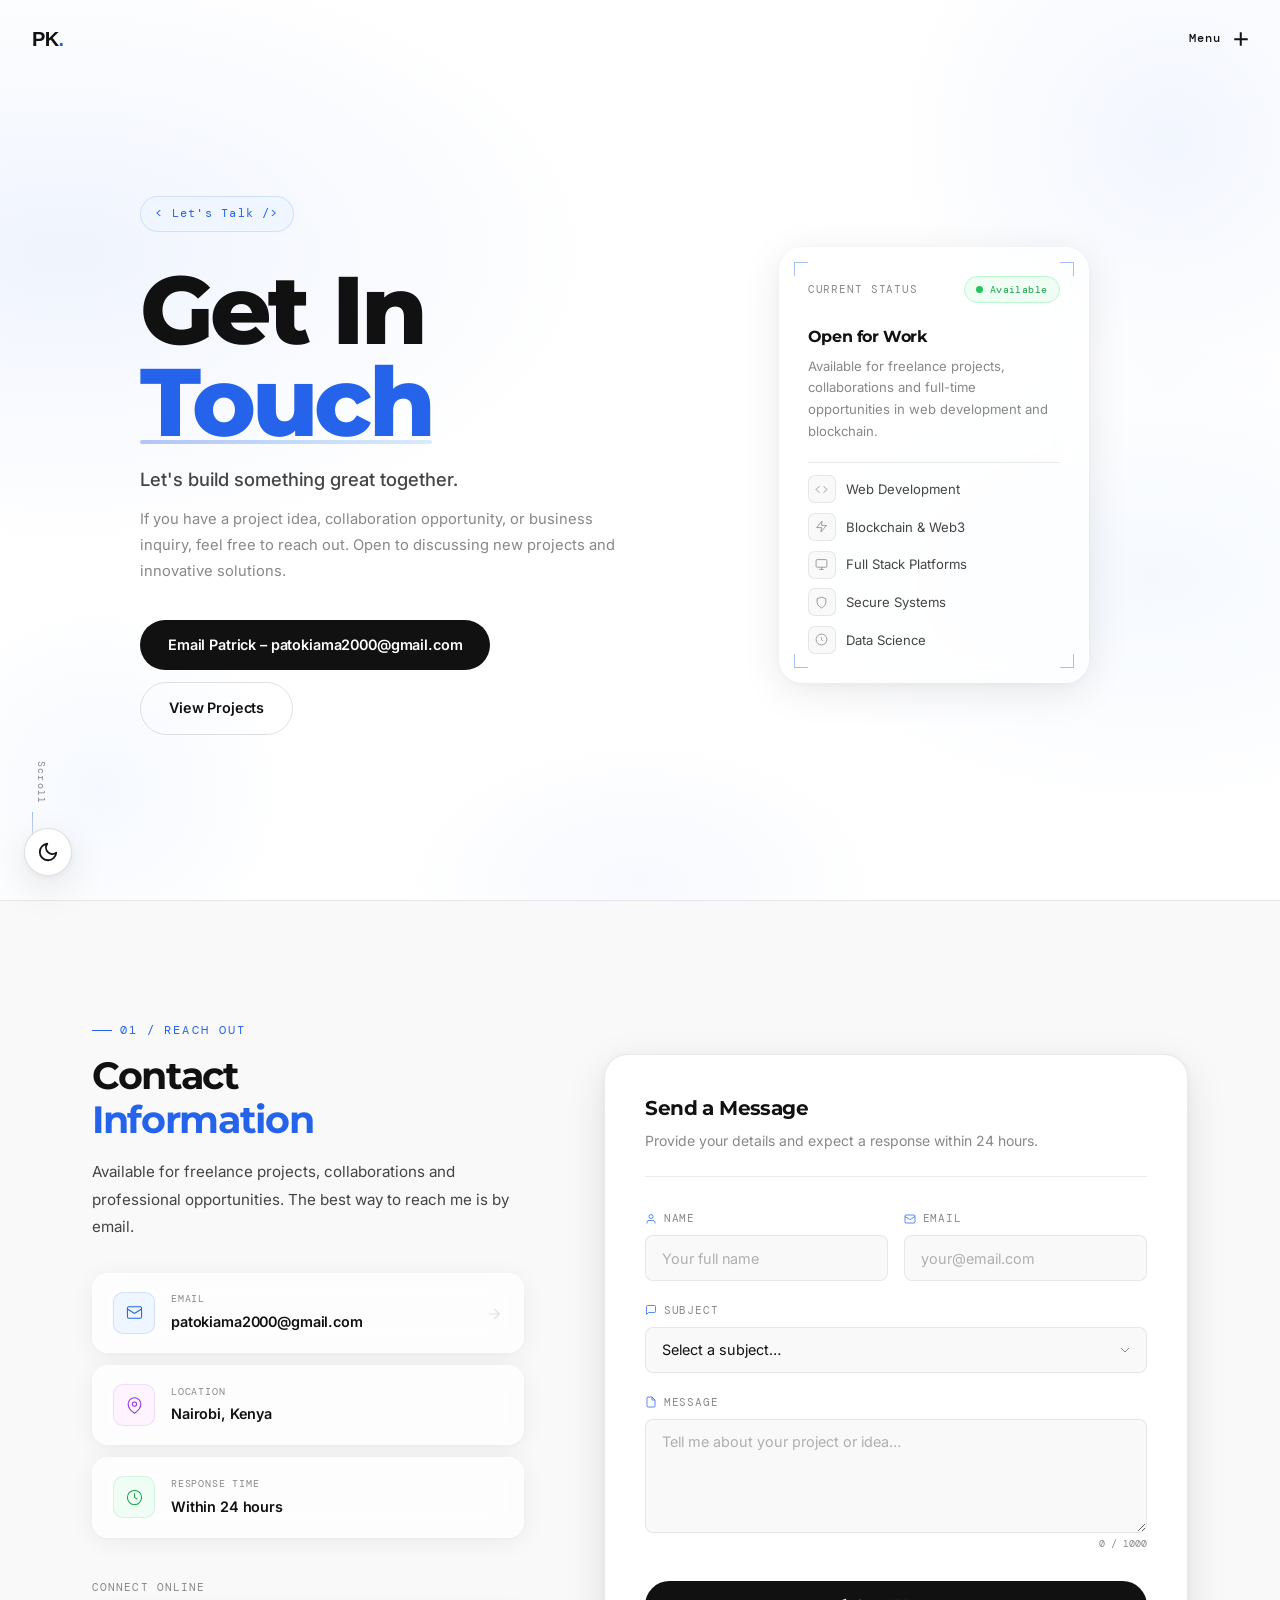
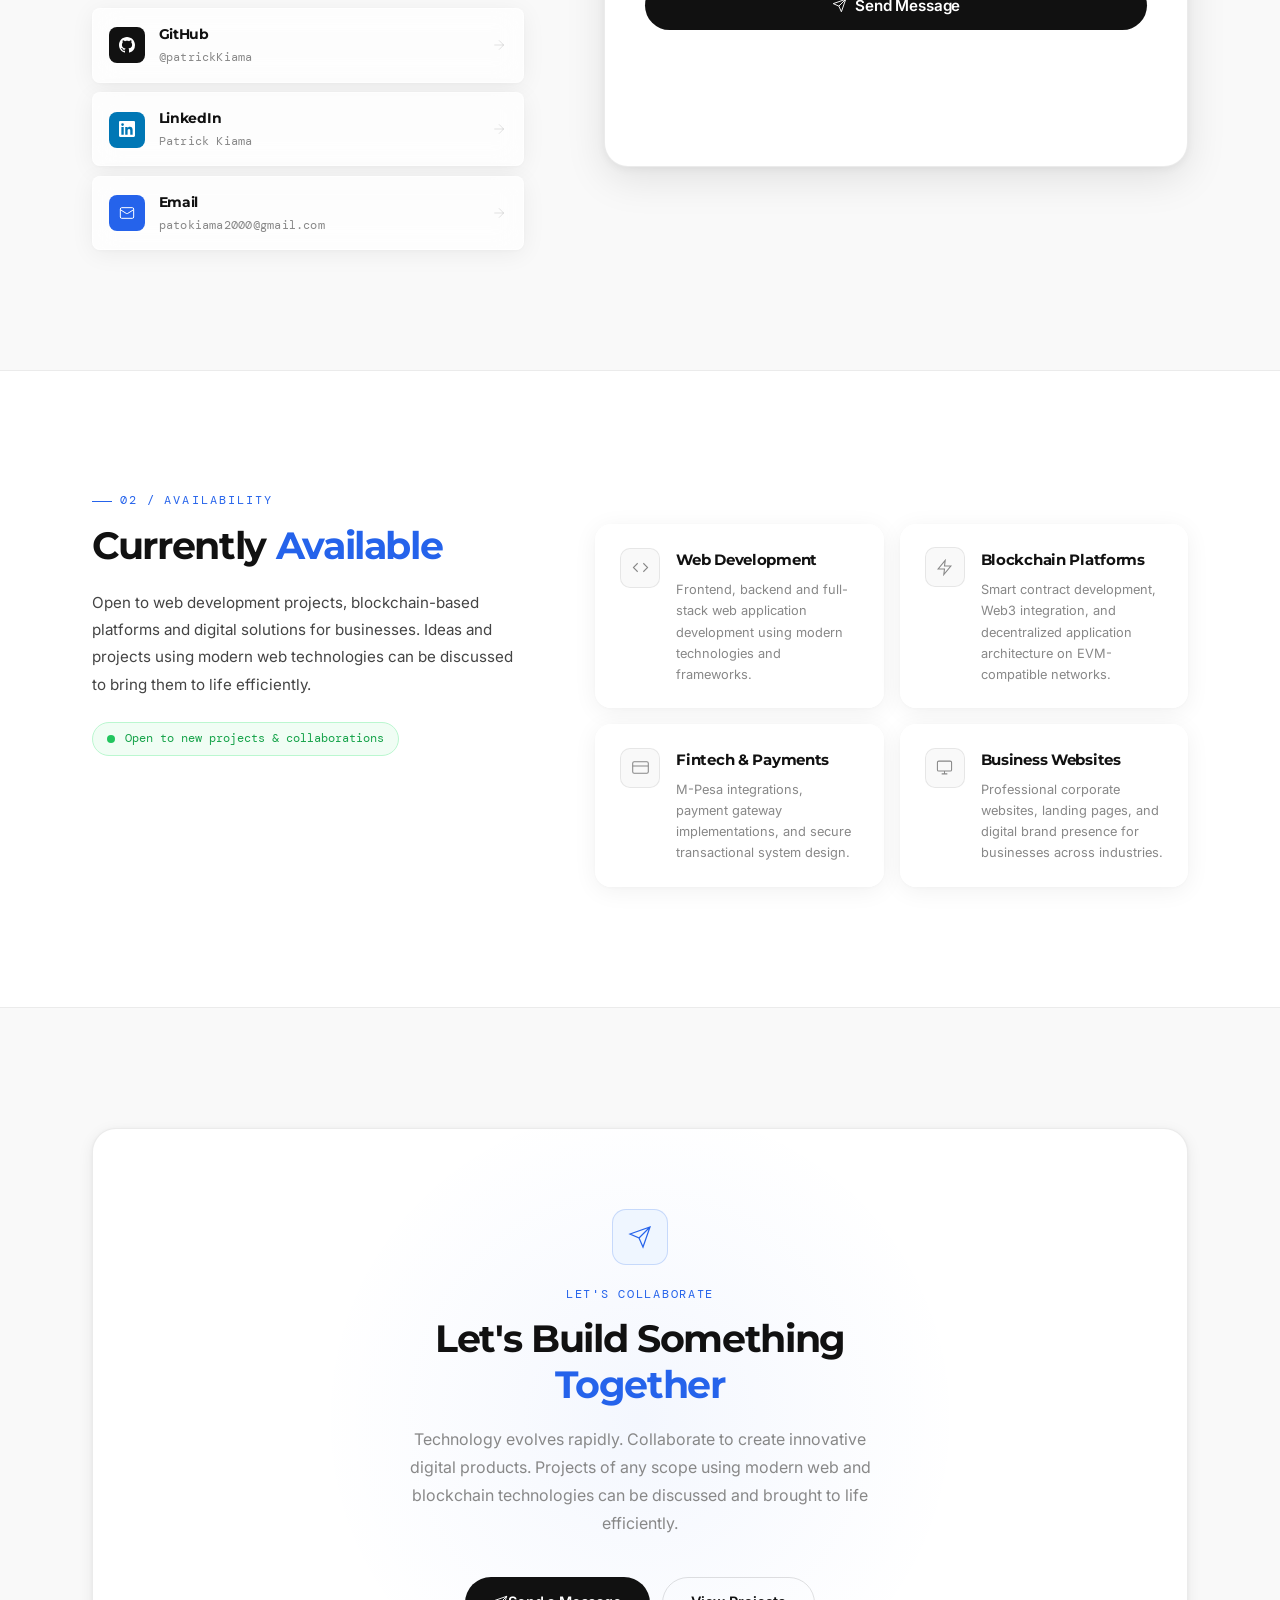
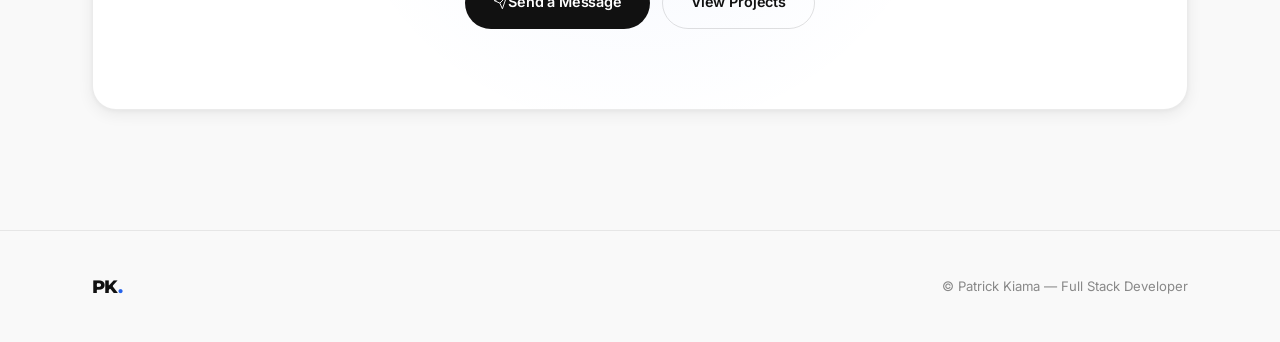
<file: contact.html>
<!DOCTYPE html>
<html lang="en">

<head>
  <meta charset="UTF-8" />
  <meta name="viewport" content="width=device-width, initial-scale=1.0" />
  <title>Contact — Patrick Kiama</title>
  <meta name="description" content="Get in touch with Patrick Kiama, full stack developer and blockchain builder. Available for freelance projects, collaborations, and full-time opportunities in web development, Web3, and fintech. Based in Nairobi, Kenya." />
  <link rel="canonical" href="https://patrick-kiama.netlify.app/contact.html" />
  <meta property="og:title" content="Contact — Patrick Kiama" />
  <meta property="og:description" content="Get in touch with Patrick Kiama, full stack developer and blockchain builder. Available for freelance projects, collaborations, and full-time opportunities." />
  <meta property="og:type" content="website" />
  <meta property="og:url" content="https://patrick-kiama.netlify.app/contact.html" />
  <meta property="og:image" content="https://patrick-kiama.netlify.app/img/og-image.jpg" />
  <meta name="twitter:card" content="summary_large_image" />
  <meta name="twitter:title" content="Contact — Patrick Kiama" />
  <meta name="twitter:description" content="Get in touch with Patrick Kiama, full stack developer and blockchain builder. Available for freelance projects, collaborations, and full-time opportunities." />
  <meta name="twitter:image" content="https://patrick-kiama.netlify.app/img/og-image.jpg" />
  <link rel="preconnect" href="https://fonts.googleapis.com" />
  <link rel="preconnect" href="https://fonts.gstatic.com" crossorigin />
  <link
    href="https://fonts.googleapis.com/css2?family=Montserrat:wght@400;500;600;700;800;900&family=Inter:wght@400;500;600&family=DM+Mono:wght@400;500&display=swap"
    rel="stylesheet" />
  <link rel="stylesheet" href="css/style.css" />
  <link rel="stylesheet" href="css/contact.css" />
  <link rel="stylesheet" href="css/staggeredmenu.css" />
</head>

<body>

  <!-- ===== NAV ===== -->
  <nav class="navbar" id="navbar">
    <div class="nav-inner">
      <a href="index.html" class="nav-logo">PK<span class="dot">.</span></a>
      <ul class="nav-links" id="navLinks">
        <li><a href="index.html">Home</a></li>
        <li><a href="about.html">About</a></li>
        <li><a href="skills.html">Skills</a></li>
        <li><a href="certifications.html">Credentials</a></li>
        <li><a href="projects.html">Projects</a></li>
        <li><a href="blockchain.html">Blockchain</a></li>
        <li><a href="github.html">GitHub</a></li>
        <li><a href="contact.html">Contact</a></li>
      </ul>
      <button class="hamburger" id="hamburger" aria-label="Toggle menu">
        <span></span><span></span><span></span>
      </button>
    </div>
  </nav>

  <!-- ===== HERO ===== -->
  <section class="ct-hero" id="home">
    <div class="ct-hero-bg"></div>
    <div class="ct-hero-orb orb-ct1"></div>
    <div class="ct-hero-orb orb-ct2"></div>

    <div class="container ct-hero-inner">
      <div class="ct-hero-content">
        <p class="hero-eyebrow"><span class="mono">&lt;</span> Let's Talk <span class="mono">/&gt;</span></p>
        <h1 class="ct-hero-title">Get In<br /><em>Touch</em></h1>
        <p class="ct-hero-sub">Let's build something great together.</p>
        <p class="ct-hero-desc">If you have a project idea, collaboration opportunity, or business inquiry, feel free to
          reach out. Open to discussing new projects and innovative solutions.</p>
        <div class="ct-hero-ctas">
          <a href="mailto:patokiama2000@gmail.com" class="btn btn-primary">
            Email Patrick – patokiama2000@gmail.com
          </a>
          <a href="projects.html" class="btn btn-ghost">View Projects</a>
        </div>
      </div>

      <!-- Right: availability card -->
      <div class="ct-hero-visual" aria-hidden="true">
        <div class="ct-status-card">
          <div class="ct-sc-header">
            <span class="ct-sc-label mono">Current Status</span>
            <div class="ct-avail-pill">
              <span class="ct-avail-dot"></span>
              Available
            </div>
          </div>

          <div class="ct-sc-body">
            <h3>Open for Work</h3>
            <p>Available for freelance projects, collaborations and full-time opportunities in web development and
              blockchain.</p>
          </div>

          <div class="ct-sc-types">
            <div class="ct-sc-type">
              <div class="ct-sc-type-icon">
                <svg viewBox="0 0 24 24" fill="none" stroke="currentColor" stroke-width="1.5">
                  <polyline points="16 18 22 12 16 6" />
                  <polyline points="8 6 2 12 8 18" />
                </svg>
              </div>
              <span>Web Development</span>
            </div>

            <div class="ct-sc-type">
              <div class="ct-sc-type-icon">
                <svg viewBox="0 0 24 24" fill="none" stroke="currentColor" stroke-width="1.5">
                  <path d="M13 2L3 14h9l-1 8 10-12h-9l1-8z" />
                </svg>
              </div>
              <span>Blockchain &amp; Web3</span>
            </div>

            <div class="ct-sc-type">
              <div class="ct-sc-type-icon">
                <svg viewBox="0 0 24 24" fill="none" stroke="currentColor" stroke-width="1.5">
                  <rect x="2" y="3" width="20" height="14" rx="2" />
                  <path d="M8 21h8M12 17v4" />
                </svg>
              </div>
              <span>Full Stack Platforms</span>
            </div>

            <div class="ct-sc-type">
              <div class="ct-sc-type-icon">
                <svg viewBox="0 0 24 24" fill="none" stroke="currentColor" stroke-width="1.5">
                  <path d="M12 22s8-4 8-10V5l-8-3-8 3v7c0 6 8 10 8 10z" />
                </svg>
              </div>
              <span>Secure Systems</span>
            </div>

            <div class="ct-sc-type">
              <div class="ct-sc-type-icon">
                <svg viewBox="0 0 24 24" fill="none" stroke="currentColor" stroke-width="1.5">
                  <circle cx="12" cy="12" r="10" />
                  <path d="M12 8v4l3 3" />
                </svg>
              </div>
              <span>Data Science</span>
            </div>
          </div>

          <div class="img-corner tl"></div>
          <div class="img-corner tr"></div>
          <div class="img-corner bl"></div>
          <div class="img-corner br"></div>
        </div>
      </div>
    </div>

    <div class="hero-scroll-hint">
      <span>Scroll</span>
      <div class="scroll-line"></div>
    </div>
  </section>

  <!-- ===== CONTACT INFO + FORM ===== -->
  <section class="section ct-main-section" id="contact">
    <div class="container fade-in">
      <div class="section-label"><span class="mono">01 /</span> Reach Out</div>

      <div class="ct-main-grid">

        <!-- Left: contact info -->
        <div class="ct-info-col">
          <h2 class="ct-info-heading">Contact<br /><span class="accent">Information</span></h2>
          <p class="ct-info-intro">Available for freelance projects, collaborations and professional
            opportunities. The best way to reach me is by email.</p>

          <div class="ct-info-cards">

            <a href="mailto:patokiama2000@gmail.com" class="ct-info-card ct-info-link">
              <div class="ct-info-icon ct-icon-email">
                <svg viewBox="0 0 24 24" fill="none" stroke="currentColor" stroke-width="1.5">
                  <rect x="2" y="4" width="20" height="16" rx="2" />
                  <path d="m22 7-8.97 5.7a1.94 1.94 0 0 1-2.06 0L2 7" />
                </svg>
              </div>
              <div class="ct-info-body">
                <span class="ct-info-type">Email</span>
                <span class="ct-info-value">patokiama2000@gmail.com</span>
              </div>
              <div class="ct-info-arrow">
                <svg viewBox="0 0 24 24" fill="none" stroke="currentColor" stroke-width="1.5">
                  <path d="M5 12h14M12 5l7 7-7 7" />
                </svg>
              </div>
            </a>

            <div class="ct-info-card">
              <div class="ct-info-icon ct-icon-location">
                <svg viewBox="0 0 24 24" fill="none" stroke="currentColor" stroke-width="1.5">
                  <path d="M21 10c0 7-9 13-9 13s-9-6-9-13a9 9 0 0 1 18 0z" />
                  <circle cx="12" cy="10" r="3" />
                </svg>
              </div>
              <div class="ct-info-body">
                <span class="ct-info-type">Location</span>
                <span class="ct-info-value">Nairobi, Kenya</span>
              </div>
            </div>

            <div class="ct-info-card">
              <div class="ct-info-icon ct-icon-time">
                <svg viewBox="0 0 24 24" fill="none" stroke="currentColor" stroke-width="1.5">
                  <circle cx="12" cy="12" r="10" />
                  <polyline points="12 6 12 12 16 14" />
                </svg>
              </div>
              <div class="ct-info-body">
                <span class="ct-info-type">Response Time</span>
                <span class="ct-info-value">Within 24 hours</span>
              </div>
            </div>

          </div>

          <!-- Social links -->
          <div class="ct-social-group">
            <p class="ct-social-label mono">Connect online</p>
            <div class="ct-social-links">

              <a href="github.html" class="ct-social-card">
                <div class="ct-social-icon">
                  <svg viewBox="0 0 24 24" fill="currentColor">
                    <path
                      d="M12 0C5.37 0 0 5.37 0 12c0 5.31 3.435 9.795 8.205 11.385.6.105.825-.255.825-.57 0-.285-.015-1.23-.015-2.235-3.015.555-3.795-.735-4.035-1.41-.135-.345-.72-1.41-1.23-1.695-.42-.225-1.02-.78-.015-.795.945-.015 1.62.87 1.845 1.23 1.08 1.815 2.805 1.305 3.495.99.105-.78.42-1.305.765-1.605-2.67-.3-5.46-1.335-5.46-5.925 0-1.305.465-2.385 1.23-3.225-.12-.3-.54-1.53.12-3.18 0 0 1.005-.315 3.3 1.23.96-.27 1.98-.405 3-.405s2.04.135 3 .405c2.295-1.56 3.3-1.23 3.3-1.23.66 1.65.24 2.88.12 3.18.765.84 1.23 1.905 1.23 3.225 0 4.605-2.805 5.625-5.475 5.925.435.375.81 1.095.81 2.22 0 1.605-.015 2.895-.015 3.3 0 .315.225.69.825.57A12.02 12.02 0 0 0 24 12c0-6.63-5.37-12-12-12z" />
                  </svg>
                </div>
                <div class="ct-social-body">
                  <span class="ct-social-name">GitHub</span>
                  <span class="ct-social-handle mono">@patrickKiama</span>
                </div>
                <svg class="ct-social-arrow" viewBox="0 0 24 24" fill="none" stroke="currentColor" stroke-width="1.5">
                  <path d="M5 12h14M12 5l7 7-7 7" />
                </svg>
              </a>

              <a href="https://www.linkedin.com/in/patrick-kiama-ba91103b9/" target="_blank" class="ct-social-card">
                <div class="ct-social-icon ct-icon-linkedin">
                  <svg viewBox="0 0 24 24" fill="currentColor">
                    <path
                      d="M20.447 20.452h-3.554v-5.569c0-1.328-.027-3.037-1.852-3.037-1.853 0-2.136 1.445-2.136 2.939v5.667H9.351V9h3.414v1.561h.046c.477-.9 1.637-1.85 3.37-1.85 3.601 0 4.267 2.37 4.267 5.455v6.286zM5.337 7.433a2.062 2.062 0 0 1-2.063-2.065 2.064 2.064 0 1 1 2.063 2.065zm1.782 13.019H3.555V9h3.564v11.452zM22.225 0H1.771C.792 0 0 .774 0 1.729v20.542C0 23.227.792 24 1.771 24h20.451C23.2 24 24 23.227 24 22.271V1.729C24 .774 23.2 0 22.222 0h.003z" />
                  </svg>
                </div>
                <div class="ct-social-body">
                  <span class="ct-social-name">LinkedIn</span>
                  <span class="ct-social-handle mono">Patrick Kiama</span>
                </div>
                <svg class="ct-social-arrow" viewBox="0 0 24 24" fill="none" stroke="currentColor" stroke-width="1.5">
                  <path d="M5 12h14M12 5l7 7-7 7" />
                </svg>
              </a>

              <a href="mailto:patokiama2000@gmail.com" class="ct-social-card">
                <div class="ct-social-icon ct-icon-email-sm">
                  <svg viewBox="0 0 24 24" fill="none" stroke="currentColor" stroke-width="1.5">
                    <rect x="2" y="4" width="20" height="16" rx="2" />
                    <path d="m22 7-8.97 5.7a1.94 1.94 0 0 1-2.06 0L2 7" />
                  </svg>
                </div>
                <div class="ct-social-body">
                  <span class="ct-social-name">Email</span>
                  <span class="ct-social-handle mono">patokiama2000@gmail.com</span>
                </div>
                <svg class="ct-social-arrow" viewBox="0 0 24 24" fill="none" stroke="currentColor" stroke-width="1.5">
                  <path d="M5 12h14M12 5l7 7-7 7" />
                </svg>
              </a>

            </div>
          </div>
        </div>

        <!-- Right: contact form -->
        <div class="ct-form-col">
          <div class="ct-form-card">
            <div class="ct-form-header">
              <h3>Send a Message</h3>
              <p>Provide your details and expect a response within 24 hours.</p>
            </div>

            <form class="ct-form" id="contactForm" novalidate>

              <div class="ct-form-row">
                <div class="ct-field">
                  <label for="ctName">
                    <svg viewBox="0 0 24 24" fill="none" stroke="currentColor" stroke-width="1.5">
                      <path d="M20 21v-2a4 4 0 0 0-4-4H8a4 4 0 0 0-4 4v2" />
                      <circle cx="12" cy="7" r="4" />
                    </svg>
                    Name
                  </label>
                  <input type="text" id="ctName" name="name" placeholder="Your full name" autocomplete="name"
                    required />
                  <span class="ct-field-error" id="ctNameErr">Please enter your name.</span>
                </div>
                <div class="ct-field">
                  <label for="ctEmail">
                    <svg viewBox="0 0 24 24" fill="none" stroke="currentColor" stroke-width="1.5">
                      <rect x="2" y="4" width="20" height="16" rx="2" />
                      <path d="m22 7-8.97 5.7a1.94 1.94 0 0 1-2.06 0L2 7" />
                    </svg>
                    Email
                  </label>
                  <input type="email" id="ctEmail" name="email" placeholder="your@email.com" autocomplete="email"
                    required />
                  <span class="ct-field-error" id="ctEmailErr">Please enter a valid email.</span>
                </div>
              </div>

              <div class="ct-field">
                <label for="ctSubject">
                  <svg viewBox="0 0 24 24" fill="none" stroke="currentColor" stroke-width="1.5">
                    <path d="M21 15a2 2 0 0 1-2 2H7l-4 4V5a2 2 0 0 1 2-2h14a2 2 0 0 1 2 2z" />
                  </svg>
                  Subject
                </label>
                <div class="ct-select-wrap">
                  <select id="ctSubject" name="subject" required>
                    <option value="" disabled selected>Select a subject…</option>
                    <option value="Web Development Project">Web Development Project</option>
                    <option value="Blockchain / Web3 Project">Blockchain / Web3 Project</option>
                    <option value="Full Stack Platform">Full Stack Platform</option>
                    <option value="Business Consultation">Business Consultation</option>
                    <option value="Collaboration Opportunity">Collaboration Opportunity</option>
                    <option value="Other">Other</option>
                  </select>
                  <svg class="ct-select-arrow" viewBox="0 0 24 24" fill="none" stroke="currentColor" stroke-width="1.5">
                    <polyline points="6 9 12 15 18 9" />
                  </svg>
                </div>
                <span class="ct-field-error" id="ctSubjectErr">Please select a subject.</span>
              </div>

              <div class="ct-field">
                <label for="ctMessage">
                  <svg viewBox="0 0 24 24" fill="none" stroke="currentColor" stroke-width="1.5">
                    <path d="M14 2H6a2 2 0 0 0-2 2v16a2 2 0 0 0 2 2h12a2 2 0 0 0 2-2V8z" />
                    <polyline points="14 2 14 8 20 8" />
                  </svg>
                  Message
                </label>
                <textarea id="ctMessage" name="message" rows="5" placeholder="Tell me about your project or idea…"
                  required></textarea>
                <div class="ct-char-count"><span id="ctCharCount">0</span> / 1000</div>
                <span class="ct-field-error" id="ctMessageErr">Please enter your message.</span>
              </div>

              <!-- Submit -->
              <button type="submit" class="btn btn-primary ct-submit-btn" id="ctSubmitBtn">
                <svg viewBox="0 0 24 24" fill="none" stroke="currentColor" stroke-width="1.5" class="ct-btn-icon">
                  <path d="M22 2L11 13M22 2l-7 20-4-9-9-4 20-7z" />
                </svg>
                <span id="ctBtnLabel">Send Message</span>
              </button>

              <!-- Success toast -->
              <div class="ct-success-toast" id="ctSuccessToast" role="status" aria-live="polite">
                <svg viewBox="0 0 24 24" fill="none" stroke="currentColor" stroke-width="1.5">
                  <path d="M22 11.08V12a10 10 0 1 1-5.93-9.14" />
                  <polyline points="22 4 12 14.01 9 11.01" />
                </svg>
                <div>
                  <strong>Message sent!</strong>
                  <p>Thanks for getting in touch — a reply will arrive within 24 hours.</p>
                </div>
              </div>

            </form>
          </div>
        </div>

      </div>
    </div>
  </section>

  <!-- ===== AVAILABILITY ===== -->
  <section class="section ct-avail-section" id="availability">
    <div class="container fade-in">
      <div class="section-label"><span class="mono">02 /</span> Availability</div>

      <div class="ct-avail-grid">

        <div class="ct-avail-text">
          <h2 class="ct-avail-heading">Currently <span class="accent">Available</span></h2>
          <p>Open to web development projects, blockchain-based platforms and digital solutions for businesses. Ideas
            and projects using modern web technologies can be discussed to bring them to life efficiently.</p>
          <div class="ct-avail-indicator">
            <span class="ct-avail-dot ct-dot-lg"></span>
            <span>Open to new projects &amp; collaborations</span>
          </div>
        </div>

        <div class="ct-avail-types">
          <div class="ct-avail-type-card">
            <div class="ct-at-icon">
              <svg viewBox="0 0 24 24" fill="none" stroke="currentColor" stroke-width="1.5">
                <polyline points="16 18 22 12 16 6" />
                <polyline points="8 6 2 12 8 18" />
              </svg>
            </div>
            <div>
              <h3>Web Development</h3>
              <p>Frontend, backend and full-stack web application development using modern technologies and frameworks.
              </p>
            </div>
          </div>

          <div class="ct-avail-type-card">
            <div class="ct-at-icon">
              <svg viewBox="0 0 24 24" fill="none" stroke="currentColor" stroke-width="1.5">
                <path d="M13 2L3 14h9l-1 8 10-12h-9l1-8z" />
              </svg>
            </div>
            <div>
              <h3>Blockchain Platforms</h3>
              <p>Smart contract development, Web3 integration, and decentralized application architecture on
                EVM-compatible networks.</p>
            </div>
          </div>

          <div class="ct-avail-type-card">
            <div class="ct-at-icon">
              <svg viewBox="0 0 24 24" fill="none" stroke="currentColor" stroke-width="1.5">
                <rect x="1" y="4" width="22" height="16" rx="2" />
                <path d="M1 10h22" />
              </svg>
            </div>
            <div>
              <h3>Fintech &amp; Payments</h3>
              <p>M-Pesa integrations, payment gateway implementations, and secure transactional system design.</p>
            </div>
          </div>

          <div class="ct-avail-type-card">
            <div class="ct-at-icon">
              <svg viewBox="0 0 24 24" fill="none" stroke="currentColor" stroke-width="1.5">
                <rect x="2" y="3" width="20" height="14" rx="2" />
                <path d="M8 21h8M12 17v4" />
              </svg>
            </div>
            <div>
              <h3>Business Websites</h3>
              <p>Professional corporate websites, landing pages, and digital brand presence for businesses across
                industries.</p>
            </div>
          </div>
        </div>

      </div>
    </div>
  </section>

  <!-- ===== FINAL CTA ===== -->
  <section class="section ct-cta-section">
    <div class="container fade-in">
      <div class="ct-cta-inner">
        <div class="ct-cta-orb"></div>

        <div class="ct-cta-icon" aria-hidden="true">
          <svg viewBox="0 0 24 24" fill="none" stroke="currentColor" stroke-width="1.2">
            <path d="M22 2L11 13M22 2l-7 20-4-9-9-4 20-7z" />
          </svg>
        </div>

        <p class="ct-cta-eyebrow mono">Let's collaborate</p>
        <h2 class="ct-cta-heading">Let's Build Something<br /><span class="accent">Together</span></h2>
        <p class="ct-cta-sub">Technology evolves rapidly. Collaborate to create innovative digital products. Projects of
          any scope using modern web and blockchain technologies can be discussed and brought to life efficiently.</p>

        <div class="ct-cta-btns">
          <a href="#contact" class="btn btn-primary">
            <svg viewBox="0 0 24 24" fill="none" stroke="currentColor" stroke-width="1.5" class="ct-btn-icon">
              <path d="M22 2L11 13M22 2l-7 20-4-9-9-4 20-7z" />
            </svg>
            Send a Message
          </a>
          <a href="projects.html" class="btn btn-ghost">View Projects</a>
        </div>
      </div>
    </div>
  </section>

  <!-- ===== FOOTER ===== -->
  <footer class="footer">
    <div class="container">
      <div class="footer-inner">
        <span class="footer-logo">PK<span class="dot">.</span></span>
        <p>© Patrick Kiama — Full Stack Developer</p>
      </div>
    </div>
  </footer>

  <script src="js/config.js"></script>
  <script src="js/main.js"></script>
  <script src="js/contact.js"></script>
  <script src="js/staggeredmenu.js"></script>
</body>

</html>
</file>
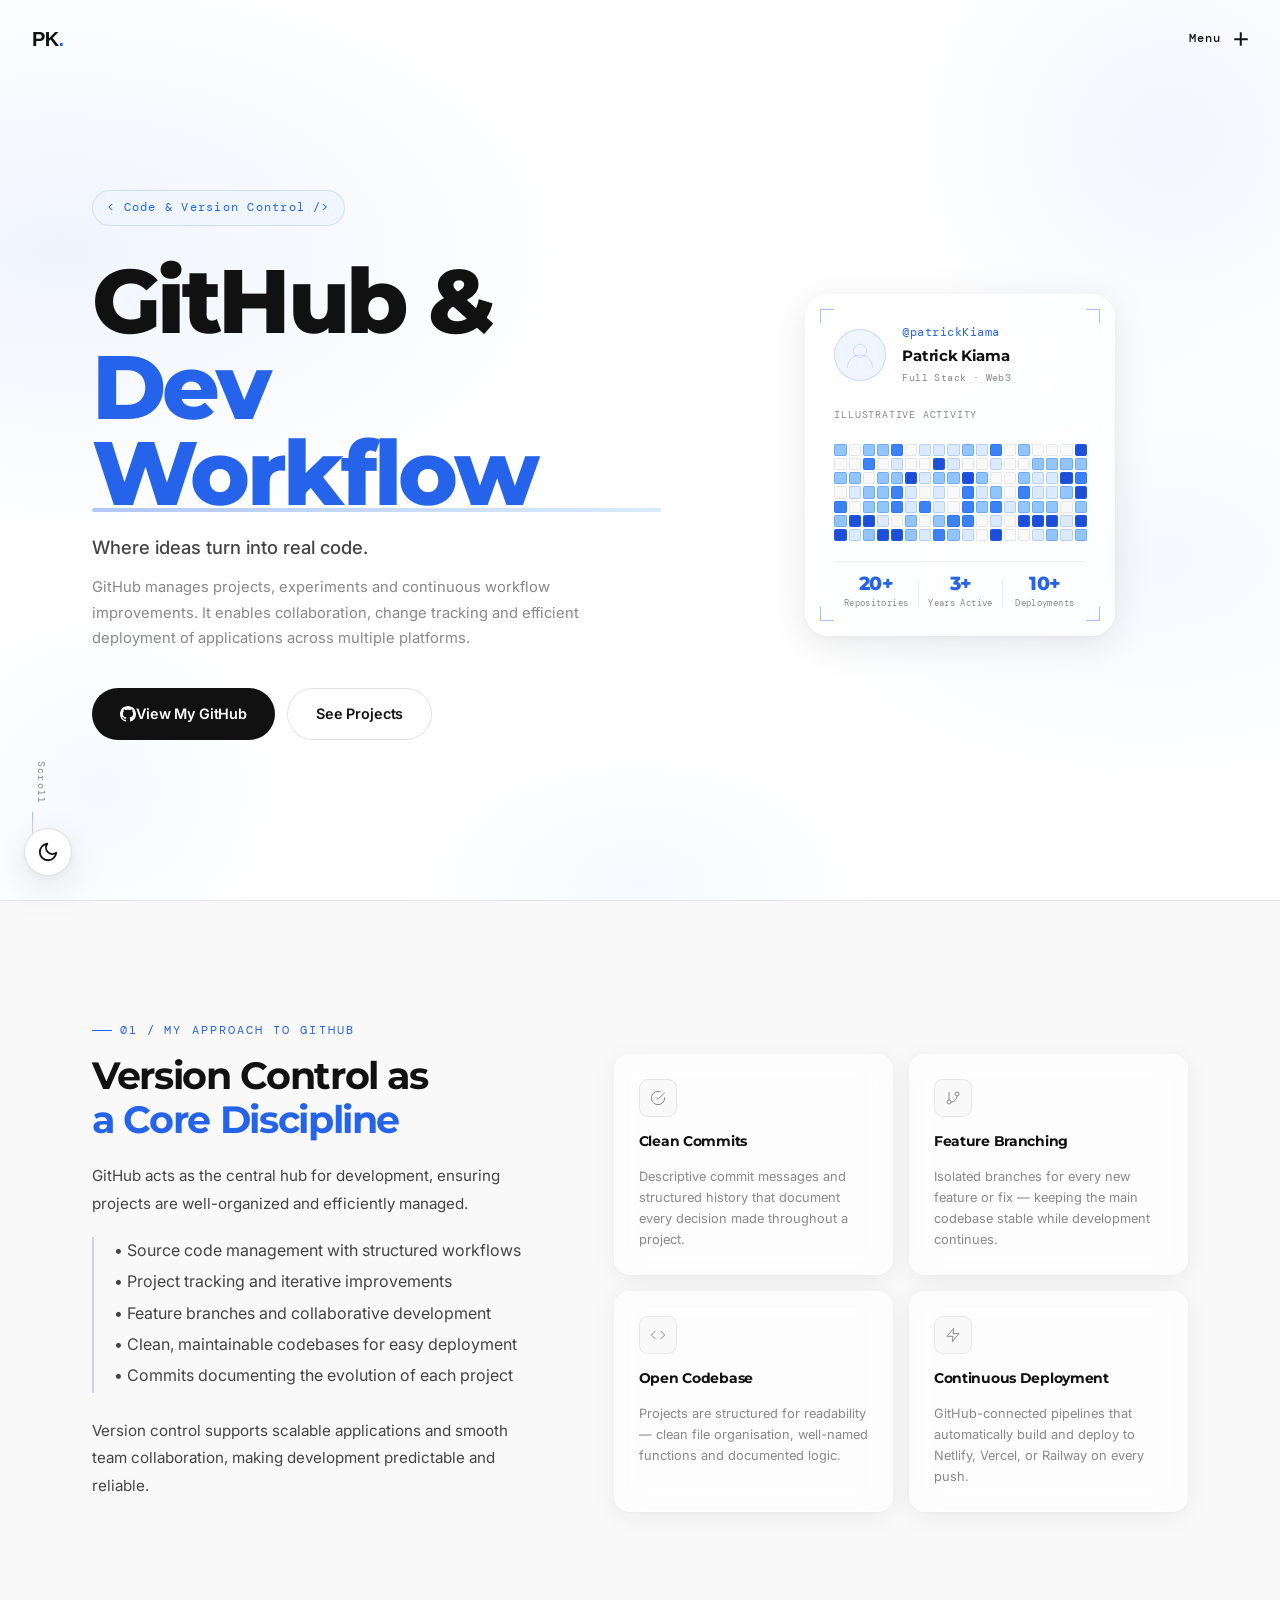
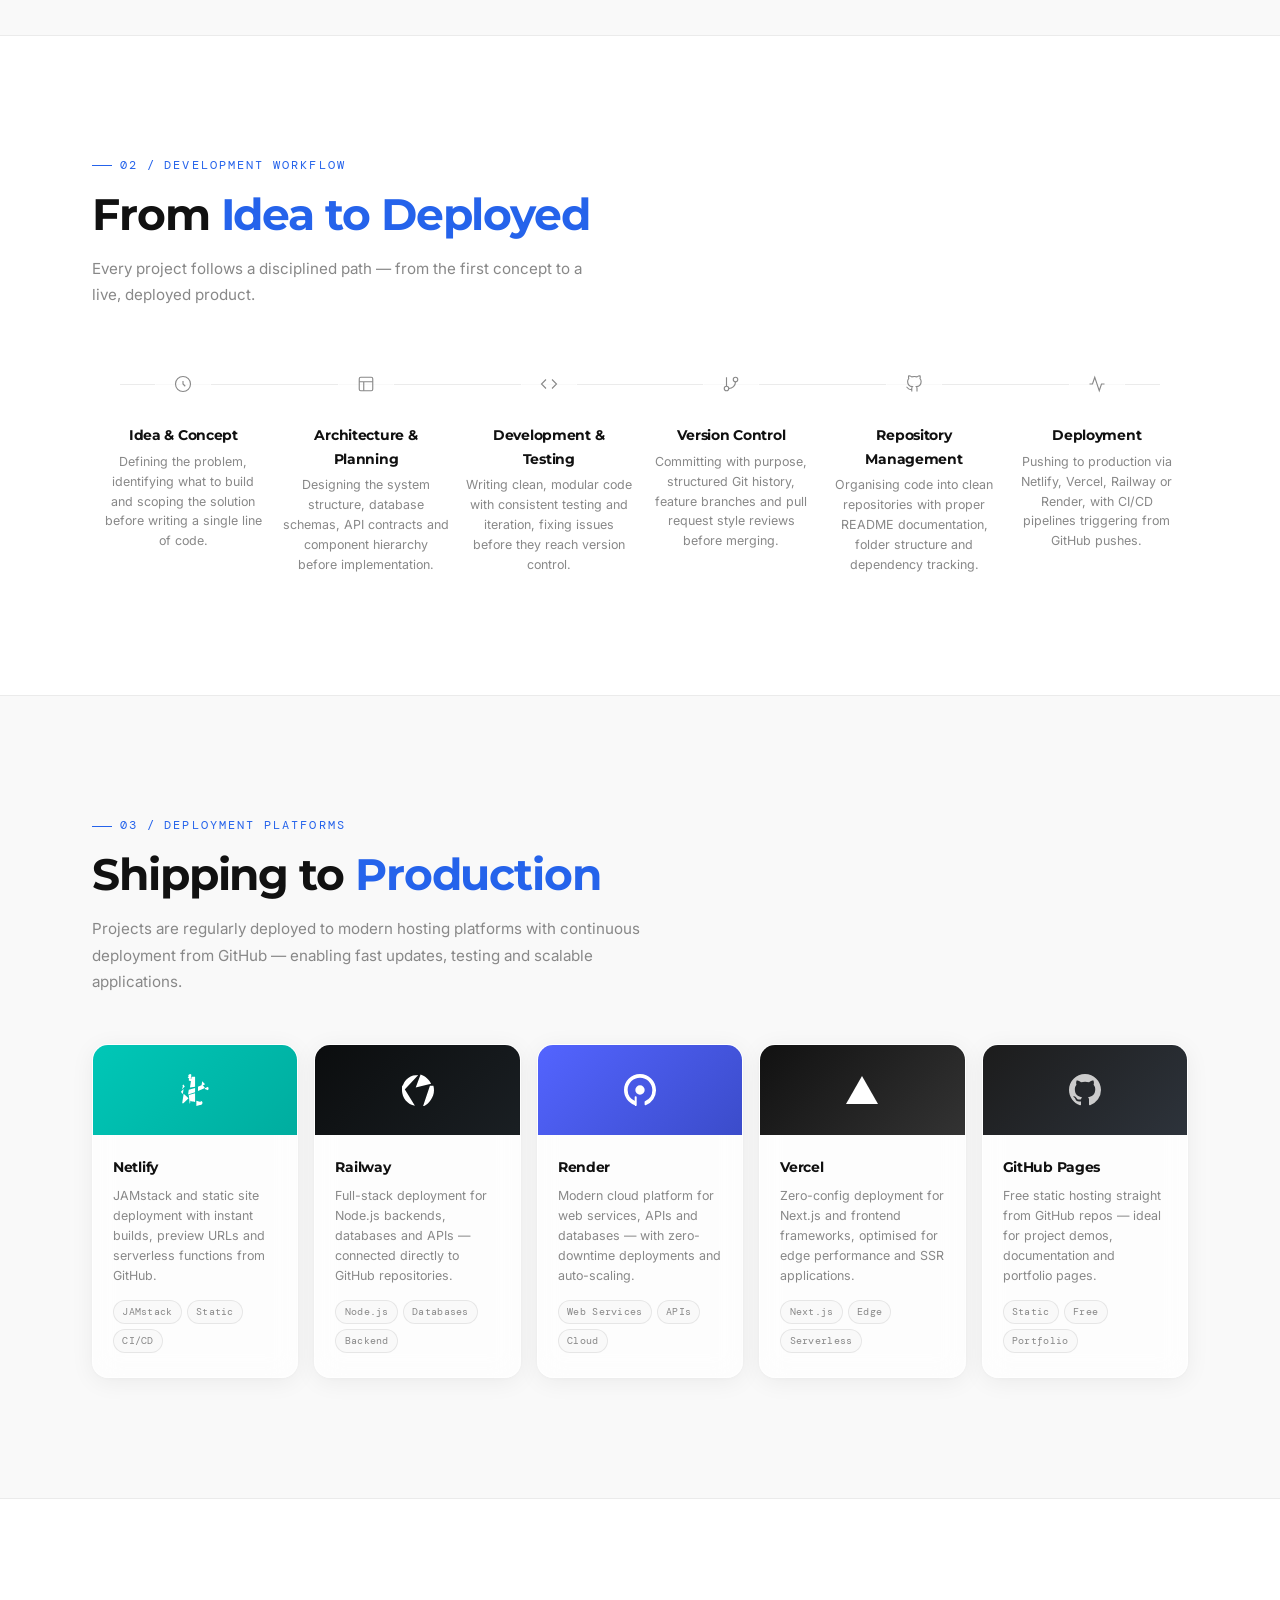
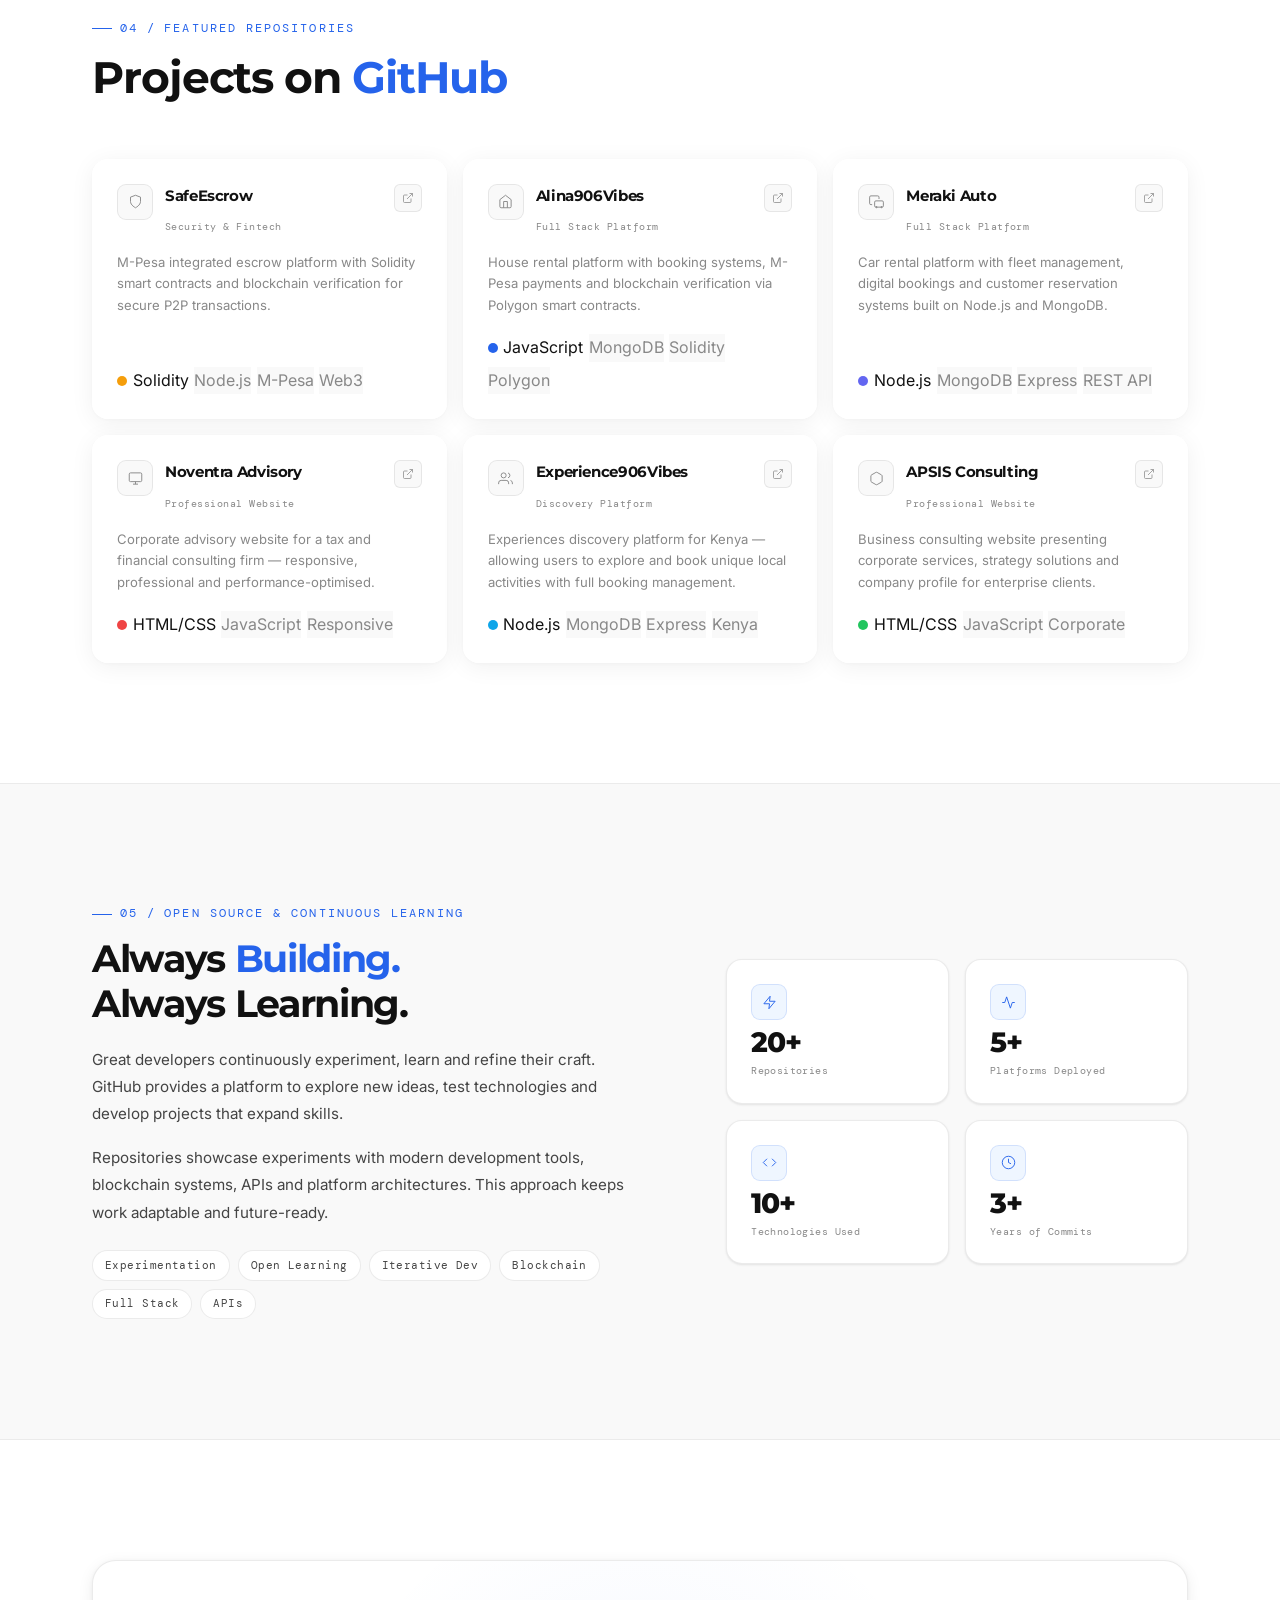
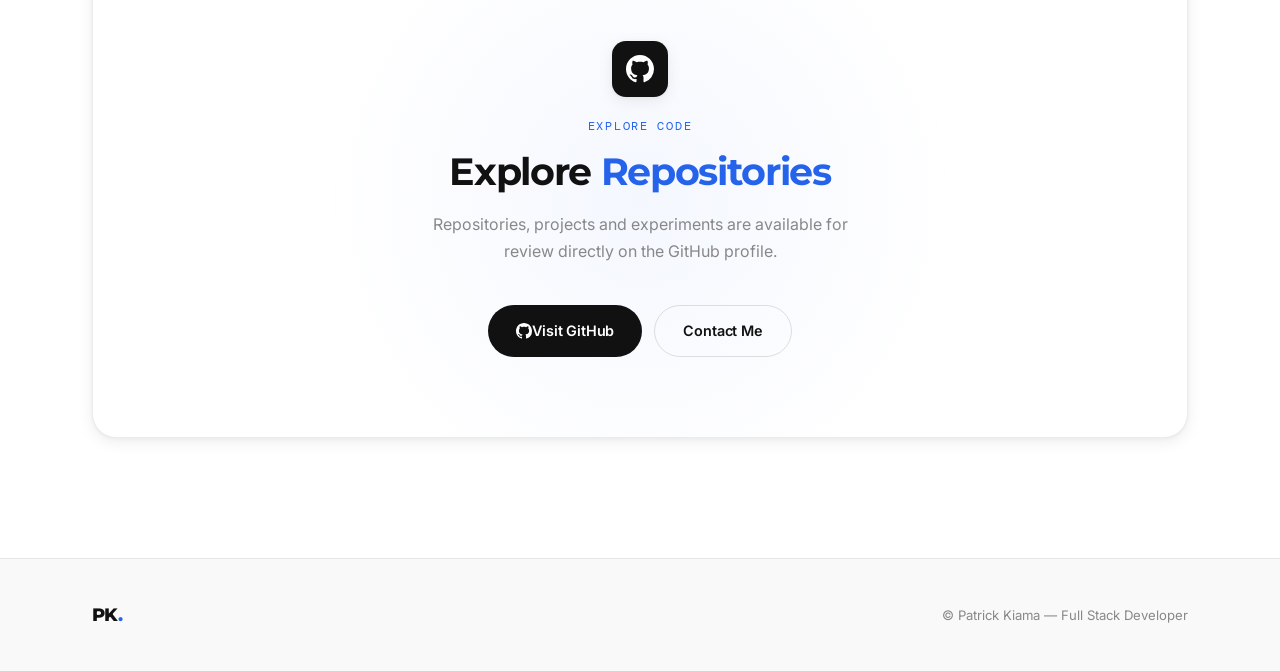
<file: github.html>
<!DOCTYPE html>
<html lang="en">

<head>
  <meta charset="UTF-8" />
  <meta name="viewport" content="width=device-width, initial-scale=1.0" />
  <title>GitHub — Patrick Kiama</title>
  <meta name="description" content="GitHub profile with 20+ repositories showcasing full stack development, blockchain systems, and fintech platforms. Projects deployed on Netlify, Vercel, Railway, and Render with CI/CD pipelines from GitHub." />
  <link rel="canonical" href="https://patrick-kiama.netlify.app/github.html" />
  <meta property="og:title" content="GitHub — Patrick Kiama" />
  <meta property="og:description" content="GitHub profile with 20+ repositories showcasing full stack development, blockchain systems, and fintech platforms. Projects deployed on Netlify, Vercel, Railway, and Render." />
  <meta property="og:type" content="website" />
  <meta property="og:url" content="https://patrick-kiama.netlify.app/github.html" />
  <meta property="og:image" content="https://patrick-kiama.netlify.app/img/og-image.jpg" />
  <meta name="twitter:card" content="summary_large_image" />
  <meta name="twitter:title" content="GitHub — Patrick Kiama" />
  <meta name="twitter:description" content="GitHub profile with 20+ repositories showcasing full stack development, blockchain systems, and fintech platforms. Projects deployed on Netlify, Vercel, Railway, and Render." />
  <meta name="twitter:image" content="https://patrick-kiama.netlify.app/img/og-image.jpg" />
  <link rel="preconnect" href="https://fonts.googleapis.com" />
  <link rel="preconnect" href="https://fonts.gstatic.com" crossorigin />
  <link
    href="https://fonts.googleapis.com/css2?family=Montserrat:wght@400;500;600;700;800;900&family=Inter:wght@400;500;600&family=DM+Mono:wght@400;500&display=swap"
    rel="stylesheet" />
  <link rel="stylesheet" href="css/style.css" />
  <link rel="stylesheet" href="css/github.css" />
  <link rel="stylesheet" href="css/staggeredmenu.css" />
</head>

<body>

  <!-- ===== NAV ===== -->
  <nav class="navbar" id="navbar">
    <div class="nav-inner">
      <a href="index.html" class="nav-logo">PK<span class="dot">.</span></a>
      <ul class="nav-links" id="navLinks">
        <li><a href="index.html">Home</a></li>
        <li><a href="about.html">About</a></li>
        <li><a href="skills.html">Skills</a></li>
        <li><a href="certifications.html">Credentials</a></li>
        <li><a href="projects.html">Projects</a></li>
        <li><a href="blockchain.html">Blockchain</a></li>
        <li><a href="github.html">GitHub</a></li>
        <li><a href="contact.html">Contact</a></li>
      </ul>
      <button class="hamburger" id="hamburger" aria-label="Toggle menu">
        <span></span><span></span><span></span>
      </button>
    </div>
  </nav>

  <!-- ===== HERO ===== -->
  <section class="gh-hero" id="home">
    <div class="gh-hero-bg"></div>
    <div class="gh-hero-orb orb-gh1"></div>
    <div class="gh-hero-orb orb-gh2"></div>

    <div class="container gh-hero-inner">
      <div class="gh-hero-content">
        <p class="hero-eyebrow"><span class="mono">&lt;</span> Code &amp; Version Control <span
            class="mono">/&gt;</span></p>
        <h1 class="gh-hero-title">GitHub &amp;<br /><em>Dev Workflow</em></h1>
        <p class="gh-hero-sub">Where ideas turn into real code.</p>
        <p class="gh-hero-desc">GitHub manages projects, experiments and continuous workflow improvements. It enables
          collaboration, change tracking and efficient deployment of applications across multiple platforms.</p>
        <div class="gh-hero-ctas">
          <a href="https://github.com/Kiamapatrick?tab=repositories" target="_blank" rel="noopener"
            class="btn btn-primary">
            <svg viewBox="0 0 24 24" fill="currentColor" class="gh-btn-icon">
              <path
                d="M12 0C5.37 0 0 5.37 0 12c0 5.31 3.435 9.795 8.205 11.385.6.105.825-.255.825-.57 0-.285-.015-1.23-.015-2.235-3.015.555-3.795-.735-4.035-1.41-.135-.345-.72-1.41-1.23-1.695-.42-.225-1.02-.78-.015-.795.945-.015 1.62.87 1.845 1.23 1.08 1.815 2.805 1.305 3.495.99.105-.78.42-1.305.765-1.605-2.67-.3-5.46-1.335-5.46-5.925 0-1.305.465-2.385 1.23-3.225-.12-.3-.54-1.53.12-3.18 0 0 1.005-.315 3.3 1.23.96-.27 1.98-.405 3-.405s2.04.135 3 .405c2.295-1.56 3.3-1.23 3.3-1.23.66 1.65.24 2.88.12 3.18.765.84 1.23 1.905 1.23 3.225 0 4.605-2.805 5.625-5.475 5.925.435.375.81 1.095.81 2.22 0 1.605-.015 2.895-.015 3.3 0 .315.225.69.825.57A12.02 12.02 0 0 0 24 12c0-6.63-5.37-12-12-12z" />
            </svg>
            View My GitHub
          </a>
          <a href="projects.html" class="btn btn-ghost">See Projects</a>
        </div>
      </div>

      <!-- Right: contribution-style visual card -->
      <div class="gh-hero-visual" aria-hidden="true">
        <div class="gh-profile-card">
          <div class="gh-profile-header">
            <div class="gh-avatar">
              <svg viewBox="0 0 100 100" fill="none" xmlns="http://www.w3.org/2000/svg">
                <circle cx="50" cy="36" r="22" stroke="currentColor" stroke-width="1.5" />
                <path d="M8 92c0-23.2 18.8-42 42-42s42 18.8 42 42" stroke="currentColor" stroke-width="1.5"
                  stroke-linecap="round" />
              </svg>
            </div>
            <div class="gh-profile-meta">
              <span class="gh-username mono">@patrickKiama</span>
              <span class="gh-fullname">Patrick Kiama</span>
              <span class="gh-role-tag">Full Stack · Web3</span>
            </div>
          </div>

          <!-- Contribution grid simulation -->
          <div class="gh-contrib-label mono">Illustrative activity</div>
          <div class="gh-contrib-grid" id="ghContribGrid" aria-label="Illustrative contribution activity (randomly generated)"></div>

          <div class="gh-profile-stats">
            <div class="gh-pstat">
              <span class="gh-pstat-num">20+</span>
              <span class="gh-pstat-lbl">Repositories</span>
            </div>
            <div class="gh-pstat-divider"></div>
            <div class="gh-pstat">
              <span class="gh-pstat-num">3+</span>
              <span class="gh-pstat-lbl">Years Active</span>
            </div>
            <div class="gh-pstat-divider"></div>
            <div class="gh-pstat">
              <span class="gh-pstat-num">10+</span>
              <span class="gh-pstat-lbl">Deployments</span>
            </div>
          </div>

          <div class="img-corner tl"></div>
          <div class="img-corner tr"></div>
          <div class="img-corner bl"></div>
          <div class="img-corner br"></div>
        </div>
      </div>
    </div>

    <div class="hero-scroll-hint">
      <span>Scroll</span>
      <div class="scroll-line"></div>
    </div>
  </section>

  <!-- ===== APPROACH ===== -->
  <section class="section gh-approach-section" id="approach">
    <div class="container fade-in">
      <div class="section-label"><span class="mono">01 /</span> My Approach to GitHub</div>
      <div class="gh-approach-grid">

        <div class="gh-approach-text">
          <h2 class="gh-approach-heading">Version Control as<br /><span class="accent">a Core Discipline</span></h2>

          <p>GitHub acts as the central hub for development, ensuring projects are well-organized and efficiently
            managed.</p>

          <div class="gh-approach-points">
            <span>• Source code management with structured workflows</span><br />
            <span>• Project tracking and iterative improvements</span><br />
            <span>• Feature branches and collaborative development</span><br />
            <span>• Clean, maintainable codebases for easy deployment</span><br />
            <span>• Commits documenting the evolution of each project</span>
          </div>

          <p>Version control supports scalable applications and smooth team collaboration, making development
            predictable and reliable.</p>
        </div>

        <div class="gh-approach-values">
          <div class="gh-value-card">
            <div class="gh-value-icon">
              <svg viewBox="0 0 24 24" fill="none" stroke="currentColor" stroke-width="1.5">
                <path d="M22 11.08V12a10 10 0 1 1-5.93-9.14" />
                <polyline points="22 4 12 14.01 9 11.01" />
              </svg>
            </div>
            <h3>Clean Commits</h3>
            <p>Descriptive commit messages and structured history that document every decision made throughout a
              project.</p>
          </div>
          <div class="gh-value-card">
            <div class="gh-value-icon">
              <svg viewBox="0 0 24 24" fill="none" stroke="currentColor" stroke-width="1.5">
                <line x1="6" y1="3" x2="6" y2="15" />
                <circle cx="18" cy="6" r="3" />
                <circle cx="6" cy="18" r="3" />
                <path d="M18 9a9 9 0 0 1-9 9" />
              </svg>
            </div>
            <h3>Feature Branching</h3>
            <p>Isolated branches for every new feature or fix — keeping the main codebase stable while development
              continues.</p>
          </div>
          <div class="gh-value-card">
            <div class="gh-value-icon">
              <svg viewBox="0 0 24 24" fill="none" stroke="currentColor" stroke-width="1.5">
                <polyline points="16 18 22 12 16 6" />
                <polyline points="8 6 2 12 8 18" />
              </svg>
            </div>
            <h3>Open Codebase</h3>
            <p>Projects are structured for readability — clean file organisation, well-named functions and documented
              logic.</p>
          </div>
          <div class="gh-value-card">
            <div class="gh-value-icon">
              <svg viewBox="0 0 24 24" fill="none" stroke="currentColor" stroke-width="1.5">
                <path d="M13 2L3 14h9l-1 8 10-12h-9l1-8z" />
              </svg>
            </div>
            <h3>Continuous Deployment</h3>
            <p>GitHub-connected pipelines that automatically build and deploy to Netlify, Vercel, or Railway on every
              push.</p>
          </div>
        </div>
      </div>
    </div>
  </section>

  <!-- ===== WORKFLOW ===== -->
  <section class="section gh-workflow-section" id="workflow">
    <div class="container fade-in">
      <div class="section-label"><span class="mono">02 /</span> Development Workflow</div>
      <h2 class="section-title">From <span class="accent">Idea to Deployed</span></h2>
      <p class="gh-workflow-sub">Every project follows a disciplined path — from the first concept to a live, deployed
        product.</p>

      <div class="gh-workflow-track">

        <div class="gh-step">
          <div class="gh-step-card">
            <div class="gh-step-icon">
              <svg viewBox="0 0 24 24" fill="none" stroke="currentColor" stroke-width="1.5">
                <circle cx="12" cy="12" r="10" />
                <path d="M12 8v4l3 3" />
              </svg>
            </div>
            <div>
              <h3>Idea &amp; Concept</h3>
              <p>Defining the problem, identifying what to build and scoping the solution before writing a single line
                of code.</p>
            </div>
          </div>
        </div>

        <div class="gh-step">
          <div class="gh-step-card">
            <div class="gh-step-icon">
              <svg viewBox="0 0 24 24" fill="none" stroke="currentColor" stroke-width="1.5">
                <rect x="3" y="3" width="18" height="18" rx="2" />
                <path d="M3 9h18M9 21V9" />
              </svg>
            </div>
            <div>
              <h3>Architecture &amp; Planning</h3>
              <p>Designing the system structure, database schemas, API contracts and component hierarchy before
                implementation.</p>
            </div>
          </div>
        </div>

        <div class="gh-step">
          <div class="gh-step-card">
            <div class="gh-step-icon">
              <svg viewBox="0 0 24 24" fill="none" stroke="currentColor" stroke-width="1.5">
                <polyline points="16 18 22 12 16 6" />
                <polyline points="8 6 2 12 8 18" />
              </svg>
            </div>
            <div>
              <h3>Development &amp; Testing</h3>
              <p>Writing clean, modular code with consistent testing and iteration, fixing issues before they reach
                version control.</p>
            </div>
          </div>
        </div>

        <div class="gh-step">
          <div class="gh-step-card">
            <div class="gh-step-icon">
              <svg viewBox="0 0 24 24" fill="none" stroke="currentColor" stroke-width="1.5">
                <line x1="6" y1="3" x2="6" y2="15" />
                <circle cx="18" cy="6" r="3" />
                <circle cx="6" cy="18" r="3" />
                <path d="M18 9a9 9 0 0 1-9 9" />
              </svg>
            </div>
            <div>
              <h3>Version Control</h3>
              <p>Committing with purpose, structured Git history, feature branches and pull request style reviews
                before merging.</p>
            </div>
          </div>
        </div>

        <div class="gh-step">
          <div class="gh-step-card">
            <div class="gh-step-icon">
              <svg viewBox="0 0 24 24" fill="none" stroke="currentColor" stroke-width="1.5">
                <path
                  d="M9 19c-5 1.5-5-2.5-7-3m14 6v-3.87a3.37 3.37 0 0 0-.94-2.61c3.14-.35 6.44-1.54 6.44-7A5.44 5.44 0 0 0 20 4.77 5.07 5.07 0 0 0 19.91 1S18.73.65 16 2.48a13.38 13.38 0 0 0-7 0C6.27.65 5.09 1 5.09 1A5.07 5.07 0 0 0 5 4.77a5.44 5.44 0 0 0-1.5 3.78c0 5.42 3.3 6.61 6.44 7A3.37 3.37 0 0 0 9 18.13V22" />
              </svg>
            </div>
            <div>
              <h3>Repository Management</h3>
              <p>Organising code into clean repositories with proper README documentation, folder structure and
                dependency tracking.</p>
            </div>
          </div>
        </div>

        <div class="gh-step">
          <div class="gh-step-card">
            <div class="gh-step-icon">
              <svg viewBox="0 0 24 24" fill="none" stroke="currentColor" stroke-width="1.5">
                <path d="M22 12h-4l-3 9L9 3l-3 9H2" />
              </svg>
            </div>
            <div>
              <h3>Deployment</h3>
              <p>Pushing to production via Netlify, Vercel, Railway or Render, with CI/CD pipelines triggering from
                GitHub pushes.</p>
            </div>
          </div>
        </div>

      </div>
    </div>
  </section>

  <!-- ===== DEPLOYMENT PLATFORMS ===== -->
  <section class="section gh-deploy-section" id="deploy">
    <div class="container fade-in">
      <div class="section-label"><span class="mono">03 /</span> Deployment Platforms</div>
      <h2 class="section-title">Shipping to <span class="accent">Production</span></h2>
      <p class="gh-deploy-sub">Projects are regularly deployed to modern hosting platforms with continuous deployment
        from GitHub — enabling fast updates, testing and scalable applications.</p>

      <div class="gh-deploy-grid">

        <div class="gh-deploy-card">
          <div class="gh-deploy-logo gh-logo-netlify">
            <svg viewBox="0 0 24 24" fill="currentColor">
              <path
                d="M16.934 8.519a1.044 1.044 0 0 1 .303.23l2.349-1.045-2.192-2.193-.460 3.008zM12.06 6.22L7.96 2.12a1.044 1.044 0 0 0-.303-.23L7.344 4.9l4.716 1.32zM21.797 9.565l-2.347 1.046a1.03 1.03 0 0 1 0 .578l2.354 1.008.398-1.316zM7.27 2.025a1.054 1.054 0 0 0-.784.353l2.189 2.19.606-3.968a1.054 1.054 0 0 0-2.011 1.425zM2.229 14.396c.18.218.407.388.657.494l.553-3.61-1.817 1.817c-.07.07-.132.147-.186.23l.793 1.069zM2.09 11.538l2.252-2.252-1.053-1.39a1.054 1.054 0 0 0-.343 1.565l-.856 2.077zM9.43 2.127L8.824 6.095l3.236.906V2.12L9.43 2.127zM12.06 17.78l-4.1 4.1a1.044 1.044 0 0 0 .303.23l.313-2.008 3.484.976v-3.298zM17.677 8.05l-3.437 1.53v3.24l5.21-2.322zM3.481 14.75l-1.09 7.12a1.044 1.044 0 0 0 1.308-.275l3.482-3.483-3.7-3.362zM16.253 20.973l-3.237-.906v3.881l2.63-.736a1.054 1.054 0 0 0 .607-3.239zM7.96 21.88l4.1-4.1v-3.298l-4.716 1.32L7.96 21.88zM12.06 13.76v-3.24l-4.716 1.32-.553 3.61 5.269-1.69zM12.06 7l-3.236-.906-.606 3.968L12.06 9.52V7z" />
            </svg>
          </div>
          <div class="gh-deploy-body">
            <h3>Netlify</h3>
            <p>JAMstack and static site deployment with instant builds, preview URLs and serverless functions from
              GitHub.</p>
            <div class="gh-deploy-tags"><span>JAMstack</span><span>Static</span><span>CI/CD</span></div>
          </div>
        </div>

        <div class="gh-deploy-card">
          <div class="gh-deploy-logo gh-logo-railway">
            <svg viewBox="0 0 24 24" fill="currentColor">
              <path
                d="M0 12.106c0 5.799 4.17 10.638 9.698 11.682L.186 8.485A11.948 11.948 0 0 0 0 12.106zm21.813-4.714C20.4 4.184 17.51 1.505 13.938.356L10.3 10.15zm-.87 1.477l-5.25 15.565C19.25 23.03 24 18.092 24 12.106c0-1.147-.158-2.258-.45-3.315l-.607.078zm-9.395-7.86C5.893.009 0 5.9 0 12.106c0 .557.038 1.105.11 1.64L12.057.854a12.137 12.137 0 0 0-.51-.045z" />
            </svg>
          </div>
          <div class="gh-deploy-body">
            <h3>Railway</h3>
            <p>Full-stack deployment for Node.js backends, databases and APIs — connected directly to GitHub
              repositories.</p>
            <div class="gh-deploy-tags"><span>Node.js</span><span>Databases</span><span>Backend</span></div>
          </div>
        </div>

        <div class="gh-deploy-card">
          <div class="gh-deploy-logo gh-logo-render">
            <svg viewBox="0 0 24 24" fill="currentColor">
              <path
                d="M11.998 0C5.366 0 0 5.367 0 12c0 5.102 3.195 9.487 7.733 11.216l.043.015c.394.136.772-.194.772-.608v-1.928a.47.47 0 0 0-.297-.433A9.264 9.264 0 0 1 2.742 12c0-5.106 4.152-9.258 9.258-9.258 5.105 0 9.257 4.152 9.257 9.258a9.263 9.263 0 0 1-5.506 8.46.47.47 0 0 0-.298.43v1.93c0 .414.378.744.772.607l.044-.016A11.993 11.993 0 0 0 23.999 12C24 5.367 18.632 0 12 0h-.002z" />
              <path
                d="M8.765 16.71c-.414 0-.75.337-.75.751v5.786c0 .414.336.75.75.75h.002c.413 0 .75-.336.75-.75V17.46a.75.75 0 0 0-.752-.75zM12 8.485a3.516 3.516 0 0 0-3.513 3.513 3.516 3.516 0 0 0 3.513 3.512 3.516 3.516 0 0 0 3.513-3.512A3.516 3.516 0 0 0 12 8.485z" />
            </svg>
          </div>
          <div class="gh-deploy-body">
            <h3>Render</h3>
            <p>Modern cloud platform for web services, APIs and databases — with zero-downtime deployments and
              auto-scaling.</p>
            <div class="gh-deploy-tags"><span>Web Services</span><span>APIs</span><span>Cloud</span></div>
          </div>
        </div>

        <div class="gh-deploy-card">
          <div class="gh-deploy-logo gh-logo-vercel">
            <svg viewBox="0 0 24 24" fill="currentColor">
              <path d="M24 22.525H0l12-21.05 12 21.05z" />
            </svg>
          </div>
          <div class="gh-deploy-body">
            <h3>Vercel</h3>
            <p>Zero-config deployment for Next.js and frontend frameworks, optimised for edge performance and SSR
              applications.</p>
            <div class="gh-deploy-tags"><span>Next.js</span><span>Edge</span><span>Serverless</span></div>
          </div>
        </div>

        <div class="gh-deploy-card">
          <div class="gh-deploy-logo gh-logo-ghpages">
            <svg viewBox="0 0 24 24" fill="currentColor">
              <path
                d="M12 0C5.37 0 0 5.37 0 12c0 5.31 3.435 9.795 8.205 11.385.6.105.825-.255.825-.57 0-.285-.015-1.23-.015-2.235-3.015.555-3.795-.735-4.035-1.41-.135-.345-.72-1.41-1.23-1.695-.42-.225-1.02-.78-.015-.795.945-.015 1.62.87 1.845 1.23 1.08 1.815 2.805 1.305 3.495.99.105-.78.42-1.305.765-1.605-2.67-.3-5.46-1.335-5.46-5.925 0-1.305.465-2.385 1.23-3.225-.12-.3-.54-1.53.12-3.18 0 0 1.005-.315 3.3 1.23.96-.27 1.98-.405 3-.405s2.04.135 3 .405c2.295-1.56 3.3-1.23 3.3-1.23.66 1.65.24 2.88.12 3.18.765.84 1.23 1.905 1.23 3.225 0 4.605-2.805 5.625-5.475 5.925.435.375.81 1.095.81 2.22 0 1.605-.015 2.895-.015 3.3 0 .315.225.69.825.57A12.02 12.02 0 0 0 24 12c0-6.63-5.37-12-12-12z" />
            </svg>
          </div>
          <div class="gh-deploy-body">
            <h3>GitHub Pages</h3>
            <p>Free static hosting straight from GitHub repos — ideal for project demos, documentation and portfolio
              pages.</p>
            <div class="gh-deploy-tags"><span>Static</span><span>Free</span><span>Portfolio</span></div>
          </div>
        </div>

      </div>
    </div>
  </section>

  <!-- ===== REPOSITORIES ===== -->
  <section class="section gh-repos-section" id="repos">
    <div class="container fade-in">
      <div class="section-label"><span class="mono">04 /</span> Featured Repositories</div>
      <h2 class="section-title">Projects on <span class="accent">GitHub</span></h2>

      <div class="gh-repo-grid">

        <!-- SafeEscrow -->
        <div class="gh-repo-card">
          <div class="gh-repo-header">
            <div class="gh-repo-icon-wrap">
              <svg viewBox="0 0 24 24" fill="none" stroke="currentColor" stroke-width="1.5">
                <path d="M12 22s8-4 8-10V5l-8-3-8 3v7c0 6 8 10 8 10z" />
              </svg>
            </div>
            <div class="gh-repo-title-group">
              <h3>SafeEscrow</h3>
              <span class="gh-repo-category">Security &amp; Fintech</span>
            </div>
            <a href="https://github.com/Kiamapatrick?tab=repositories" target="_blank" rel="noopener"
              class="gh-repo-link" aria-label="View SafeEscrow on GitHub">
              <svg viewBox="0 0 24 24" fill="none" stroke="currentColor" stroke-width="1.5">
                <path d="M18 13v6a2 2 0 0 1-2 2H5a2 2 0 0 1-2-2V8a2 2 0 0 1 2-2h6" />
                <polyline points="15 3 21 3 21 9" />
                <line x1="10" y1="14" x2="21" y2="3" />
              </svg>
            </a>
          </div>
          <p>M-Pesa integrated escrow platform with Solidity smart contracts and blockchain verification for secure P2P
            transactions.</p>
          <div class="gh-repo-tags">
            <span class="gh-lang-dot" style="background:#f59e0b"></span><span class="gh-lang-name">Solidity</span>
            <span class="gh-tag">Node.js</span><span class="gh-tag">M-Pesa</span><span class="gh-tag">Web3</span>
          </div>
        </div>

        <!-- Alina906Vibes -->
        <div class="gh-repo-card">
          <div class="gh-repo-header">
            <div class="gh-repo-icon-wrap">
              <svg viewBox="0 0 24 24" fill="none" stroke="currentColor" stroke-width="1.5">
                <path d="M3 9l9-7 9 7v11a2 2 0 0 1-2 2H5a2 2 0 0 1-2-2z" />
                <polyline points="9 22 9 12 15 12 15 22" />
              </svg>
            </div>
            <div class="gh-repo-title-group">
              <h3>Alina906Vibes</h3>
              <span class="gh-repo-category">Full Stack Platform</span>
            </div>
            <a href="https://github.com/Kiamapatrick?tab=repositories" target="_blank" rel="noopener"
              class="gh-repo-link" aria-label="View Alina906Vibes on GitHub">
              <svg viewBox="0 0 24 24" fill="none" stroke="currentColor" stroke-width="1.5">
                <path d="M18 13v6a2 2 0 0 1-2 2H5a2 2 0 0 1-2-2V8a2 2 0 0 1 2-2h6" />
                <polyline points="15 3 21 3 21 9" />
                <line x1="10" y1="14" x2="21" y2="3" />
              </svg>
            </a>
          </div>
          <p>House rental platform with booking systems, M-Pesa payments and blockchain verification via Polygon smart
            contracts.</p>
          <div class="gh-repo-tags">
            <span class="gh-lang-dot" style="background:#2563eb"></span><span class="gh-lang-name">JavaScript</span>
            <span class="gh-tag">MongoDB</span><span class="gh-tag">Solidity</span><span class="gh-tag">Polygon</span>
          </div>
        </div>

        <!-- Meraki Auto -->
        <div class="gh-repo-card">
          <div class="gh-repo-header">
            <div class="gh-repo-icon-wrap">
              <svg viewBox="0 0 24 24" fill="none" stroke="currentColor" stroke-width="1.5">
                <path d="M5 17H3a2 2 0 0 1-2-2V5a2 2 0 0 1 2-2h11a2 2 0 0 1 2 2v3" />
                <rect x="9" y="11" width="14" height="10" rx="2" />
                <circle cx="12" cy="21" r="1" />
                <circle cx="20" cy="21" r="1" />
              </svg>
            </div>
            <div class="gh-repo-title-group">
              <h3>Meraki Auto</h3>
              <span class="gh-repo-category">Full Stack Platform</span>
            </div>
            <a href="https://github.com/Kiamapatrick?tab=repositories" target="_blank" rel="noopener"
              class="gh-repo-link" aria-label="View Meraki Auto on GitHub">
              <svg viewBox="0 0 24 24" fill="none" stroke="currentColor" stroke-width="1.5">
                <path d="M18 13v6a2 2 0 0 1-2 2H5a2 2 0 0 1-2-2V8a2 2 0 0 1 2-2h6" />
                <polyline points="15 3 21 3 21 9" />
                <line x1="10" y1="14" x2="21" y2="3" />
              </svg>
            </a>
          </div>
          <p>Car rental platform with fleet management, digital bookings and customer reservation systems built on
            Node.js and MongoDB.</p>
          <div class="gh-repo-tags">
            <span class="gh-lang-dot" style="background:#6366f1"></span><span class="gh-lang-name">Node.js</span>
            <span class="gh-tag">MongoDB</span><span class="gh-tag">Express</span><span class="gh-tag">REST API</span>
          </div>
        </div>

        <!-- Noventra Advisory -->
        <div class="gh-repo-card">
          <div class="gh-repo-header">
            <div class="gh-repo-icon-wrap">
              <svg viewBox="0 0 24 24" fill="none" stroke="currentColor" stroke-width="1.5">
                <rect x="2" y="3" width="20" height="14" rx="2" />
                <path d="M8 21h8M12 17v4" />
              </svg>
            </div>
            <div class="gh-repo-title-group">
              <h3>Noventra Advisory</h3>
              <span class="gh-repo-category">Professional Website</span>
            </div>
            <a href="https://github.com/Kiamapatrick?tab=repositories" target="_blank" rel="noopener"
              class="gh-repo-link" aria-label="View Noventra Advisory on GitHub">
              <svg viewBox="0 0 24 24" fill="none" stroke="currentColor" stroke-width="1.5">
                <path d="M18 13v6a2 2 0 0 1-2 2H5a2 2 0 0 1-2-2V8a2 2 0 0 1 2-2h6" />
                <polyline points="15 3 21 3 21 9" />
                <line x1="10" y1="14" x2="21" y2="3" />
              </svg>
            </a>
          </div>
          <p>Corporate advisory website for a tax and financial consulting firm — responsive, professional and
            performance-optimised.</p>
          <div class="gh-repo-tags">
            <span class="gh-lang-dot" style="background:#ef4444"></span><span class="gh-lang-name">HTML/CSS</span>
            <span class="gh-tag">JavaScript</span><span class="gh-tag">Responsive</span>
          </div>
        </div>

        <!-- Experience906Vibes -->
        <div class="gh-repo-card">
          <div class="gh-repo-header">
            <div class="gh-repo-icon-wrap">
              <svg viewBox="0 0 24 24" fill="none" stroke="currentColor" stroke-width="1.5">
                <path d="M17 21v-2a4 4 0 0 0-4-4H5a4 4 0 0 0-4 4v2" />
                <circle cx="9" cy="7" r="4" />
                <path d="M23 21v-2a4 4 0 0 0-3-3.87M16 3.13a4 4 0 0 1 0 7.75" />
              </svg>
            </div>
            <div class="gh-repo-title-group">
              <h3>Experience906Vibes</h3>
              <span class="gh-repo-category">Discovery Platform</span>
            </div>
            <a href="https://github.com/Kiamapatrick?tab=repositories" target="_blank" rel="noopener"
              class="gh-repo-link" aria-label="View Experience906Vibes on GitHub">
              <svg viewBox="0 0 24 24" fill="none" stroke="currentColor" stroke-width="1.5">
                <path d="M18 13v6a2 2 0 0 1-2 2H5a2 2 0 0 1-2-2V8a2 2 0 0 1 2-2h6" />
                <polyline points="15 3 21 3 21 9" />
                <line x1="10" y1="14" x2="21" y2="3" />
              </svg>
            </a>
          </div>
          <p>Experiences discovery platform for Kenya — allowing users to explore and book unique local activities with
            full booking management.</p>
          <div class="gh-repo-tags">
            <span class="gh-lang-dot" style="background:#0ea5e9"></span><span class="gh-lang-name">Node.js</span>
            <span class="gh-tag">MongoDB</span><span class="gh-tag">Express</span><span class="gh-tag">Kenya</span>
          </div>
        </div>

        <!-- APSIS -->
        <div class="gh-repo-card">
          <div class="gh-repo-header">
            <div class="gh-repo-icon-wrap">
              <svg viewBox="0 0 24 24" fill="none" stroke="currentColor" stroke-width="1.5">
                <path
                  d="M21 16V8a2 2 0 0 0-1-1.73l-7-4a2 2 0 0 0-2 0l-7 4A2 2 0 0 0 3 8v8a2 2 0 0 0 1 1.73l7 4a2 2 0 0 0 2 0l7-4A2 2 0 0 0 21 16z" />
              </svg>
            </div>
            <div class="gh-repo-title-group">
              <h3>APSIS Consulting</h3>
              <span class="gh-repo-category">Professional Website</span>
            </div>
            <a href="https://github.com/Kiamapatrick?tab=repositories" target="_blank" rel="noopener"
              class="gh-repo-link" aria-label="View APSIS on GitHub">
              <svg viewBox="0 0 24 24" fill="none" stroke="currentColor" stroke-width="1.5">
                <path d="M18 13v6a2 2 0 0 1-2 2H5a2 2 0 0 1-2-2V8a2 2 0 0 1 2-2h6" />
                <polyline points="15 3 21 3 21 9" />
                <line x1="10" y1="14" x2="21" y2="3" />
              </svg>
            </a>
          </div>
          <p>Business consulting website presenting corporate services, strategy solutions and company profile for
            enterprise clients.</p>
          <div class="gh-repo-tags">
            <span class="gh-lang-dot" style="background:#22c55e"></span><span class="gh-lang-name">HTML/CSS</span>
            <span class="gh-tag">JavaScript</span><span class="gh-tag">Corporate</span>
          </div>
        </div>

      </div>
    </div>
  </section>

  <!-- ===== OPEN SOURCE MINDSET ===== -->
  <section class="section gh-mindset-section" id="mindset">
    <div class="container fade-in">
      <div class="gh-mindset-inner">
        <div class="gh-mindset-text">
          <div class="section-label"><span class="mono">05 /</span> Open Source &amp; Continuous Learning</div>
          <h2>Always <span class="accent">Building.</span><br />Always Learning.</h2>
          <p>Great developers continuously experiment, learn and refine their craft. GitHub provides a platform to
            explore new ideas, test technologies and develop projects that expand skills.</p>
          <p>Repositories showcase experiments with modern development tools, blockchain systems, APIs and platform
            architectures. This approach keeps work adaptable and future-ready.</p>
          <div class="gh-mindset-tags">
            <span class="tag">Experimentation</span>
            <span class="tag">Open Learning</span>
            <span class="tag">Iterative Dev</span>
            <span class="tag">Blockchain</span>
            <span class="tag">Full Stack</span>
            <span class="tag">APIs</span>
          </div>
        </div>

        <div class="gh-mindset-stats">
          <div class="gh-ms-card">
            <div class="gh-ms-icon">
              <svg viewBox="0 0 24 24" fill="none" stroke="currentColor" stroke-width="1.5">
                <path d="M13 2L3 14h9l-1 8 10-12h-9l1-8z" />
              </svg>
            </div>
            <span class="gh-ms-num">20+</span>
            <span class="gh-ms-label">Repositories</span>
          </div>
          <div class="gh-ms-card">
            <div class="gh-ms-icon">
              <svg viewBox="0 0 24 24" fill="none" stroke="currentColor" stroke-width="1.5">
                <path d="M22 12h-4l-3 9L9 3l-3 9H2" />
              </svg>
            </div>
            <span class="gh-ms-num">5+</span>
            <span class="gh-ms-label">Platforms Deployed</span>
          </div>
          <div class="gh-ms-card">
            <div class="gh-ms-icon">
              <svg viewBox="0 0 24 24" fill="none" stroke="currentColor" stroke-width="1.5">
                <polyline points="16 18 22 12 16 6" />
                <polyline points="8 6 2 12 8 18" />
              </svg>
            </div>
            <span class="gh-ms-num">10+</span>
            <span class="gh-ms-label">Technologies Used</span>
          </div>
          <div class="gh-ms-card">
            <div class="gh-ms-icon">
              <svg viewBox="0 0 24 24" fill="none" stroke="currentColor" stroke-width="1.5">
                <circle cx="12" cy="12" r="10" />
                <polyline points="12 6 12 12 16 14" />
              </svg>
            </div>
            <span class="gh-ms-num">3+</span>
            <span class="gh-ms-label">Years of Commits</span>
          </div>
        </div>
      </div>
    </div>
  </section>

  <!-- ===== CTA ===== -->
  <section class="section gh-cta-section">
    <div class="container fade-in">
      <div class="gh-cta-inner">
        <div class="gh-cta-orb"></div>
        <div class="gh-cta-github-icon" aria-hidden="true">
          <svg viewBox="0 0 24 24" fill="currentColor">
            <path
              d="M12 0C5.37 0 0 5.37 0 12c0 5.31 3.435 9.795 8.205 11.385.6.105.825-.255.825-.57 0-.285-.015-1.23-.015-2.235-3.015.555-3.795-.735-4.035-1.41-.135-.345-.72-1.41-1.23-1.695-.42-.225-1.02-.78-.015-.795.945-.015 1.62.87 1.845 1.23 1.08 1.815 2.805 1.305 3.495.99.105-.78.42-1.305.765-1.605-2.67-.3-5.46-1.335-5.46-5.925 0-1.305.465-2.385 1.23-3.225-.12-.3-.54-1.53.12-3.18 0 0 1.005-.315 3.3 1.23.96-.27 1.98-.405 3-.405s2.04.135 3 .405c2.295-1.56 3.3-1.23 3.3-1.23.66 1.65.24 2.88.12 3.18.765.84 1.23 1.905 1.23 3.225 0 4.605-2.805 5.625-5.475 5.925.435.375.81 1.095.81 2.22 0 1.605-.015 2.895-.015 3.3 0 .315.225.69.825.57A12.02 12.02 0 0 0 24 12c0-6.63-5.37-12-12-12z" />
          </svg>
        </div>
        <p class="gh-cta-eyebrow mono">Explore code</p>
        <h2 class="gh-cta-heading">Explore <span class="accent">Repositories</span></h2>
        <p class="gh-cta-sub">Repositories, projects and experiments are available for review directly on the GitHub
          profile.</p>
        <div class="gh-cta-btns">
          <a href="https://github.com/Kiamapatrick?tab=repositories" target="_blank" rel="noopener"
            class="btn btn-primary">
            <svg viewBox="0 0 24 24" fill="currentColor" class="gh-btn-icon">
              <path
                d="M12 0C5.37 0 0 5.37 0 12c0 5.31 3.435 9.795 8.205 11.385.6.105.825-.255.825-.57 0-.285-.015-1.23-.015-2.235-3.015.555-3.795-.735-4.035-1.41-.135-.345-.72-1.41-1.23-1.695-.42-.225-1.02-.78-.015-.795.945-.015 1.62.87 1.845 1.23 1.08 1.815 2.805 1.305 3.495.99.105-.78.42-1.305.765-1.605-2.67-.3-5.46-1.335-5.46-5.925 0-1.305.465-2.385 1.23-3.225-.12-.3-.54-1.53.12-3.18 0 0 1.005-.315 3.3 1.23.96-.27 1.98-.405 3-.405s2.04.135 3 .405c2.295-1.56 3.3-1.23 3.3-1.23.66 1.65.24 2.88.12 3.18.765.84 1.23 1.905 1.23 3.225 0 4.605-2.805 5.625-5.475 5.925.435.375.81 1.095.81 2.22 0 1.605-.015 2.895-.015 3.3 0 .315.225.69.825.57A12.02 12.02 0 0 0 24 12c0-6.63-5.37-12-12-12z" />
            </svg>
            Visit GitHub
          </a>
          <a href="index.html#contact" class="btn btn-ghost">Contact Me</a>
        </div>
      </div>
    </div>
  </section>

  <!-- ===== FOOTER ===== -->
  <footer class="footer">
    <div class="container">
      <div class="footer-inner">
        <span class="footer-logo">PK<span class="dot">.</span></span>
        <p>© Patrick Kiama — Full Stack Developer</p>
      </div>
    </div>
  </footer>

  <script src="js/config.js"></script>
  <script src="js/main.js"></script>
  <script src="js/github.js"></script>
  <script src="js/staggeredmenu.js"></script>
</body>

</html>
</file>
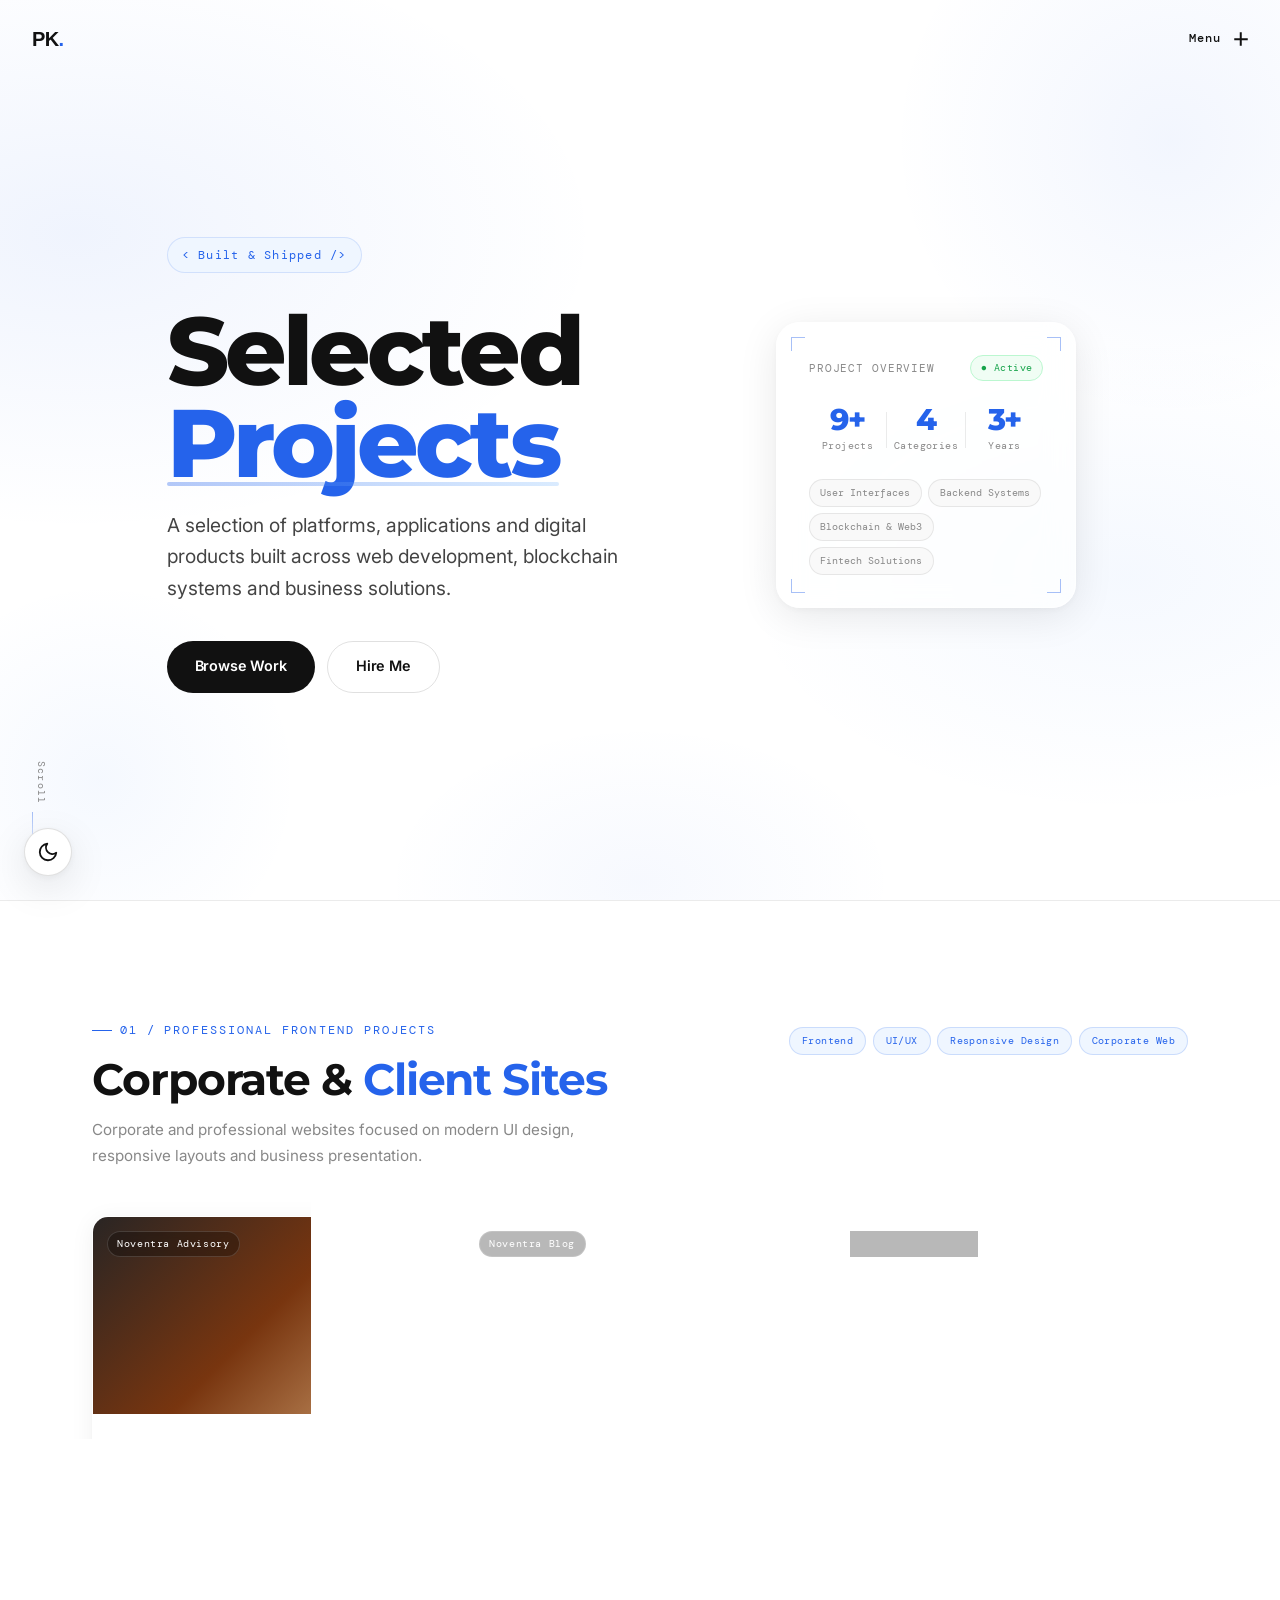
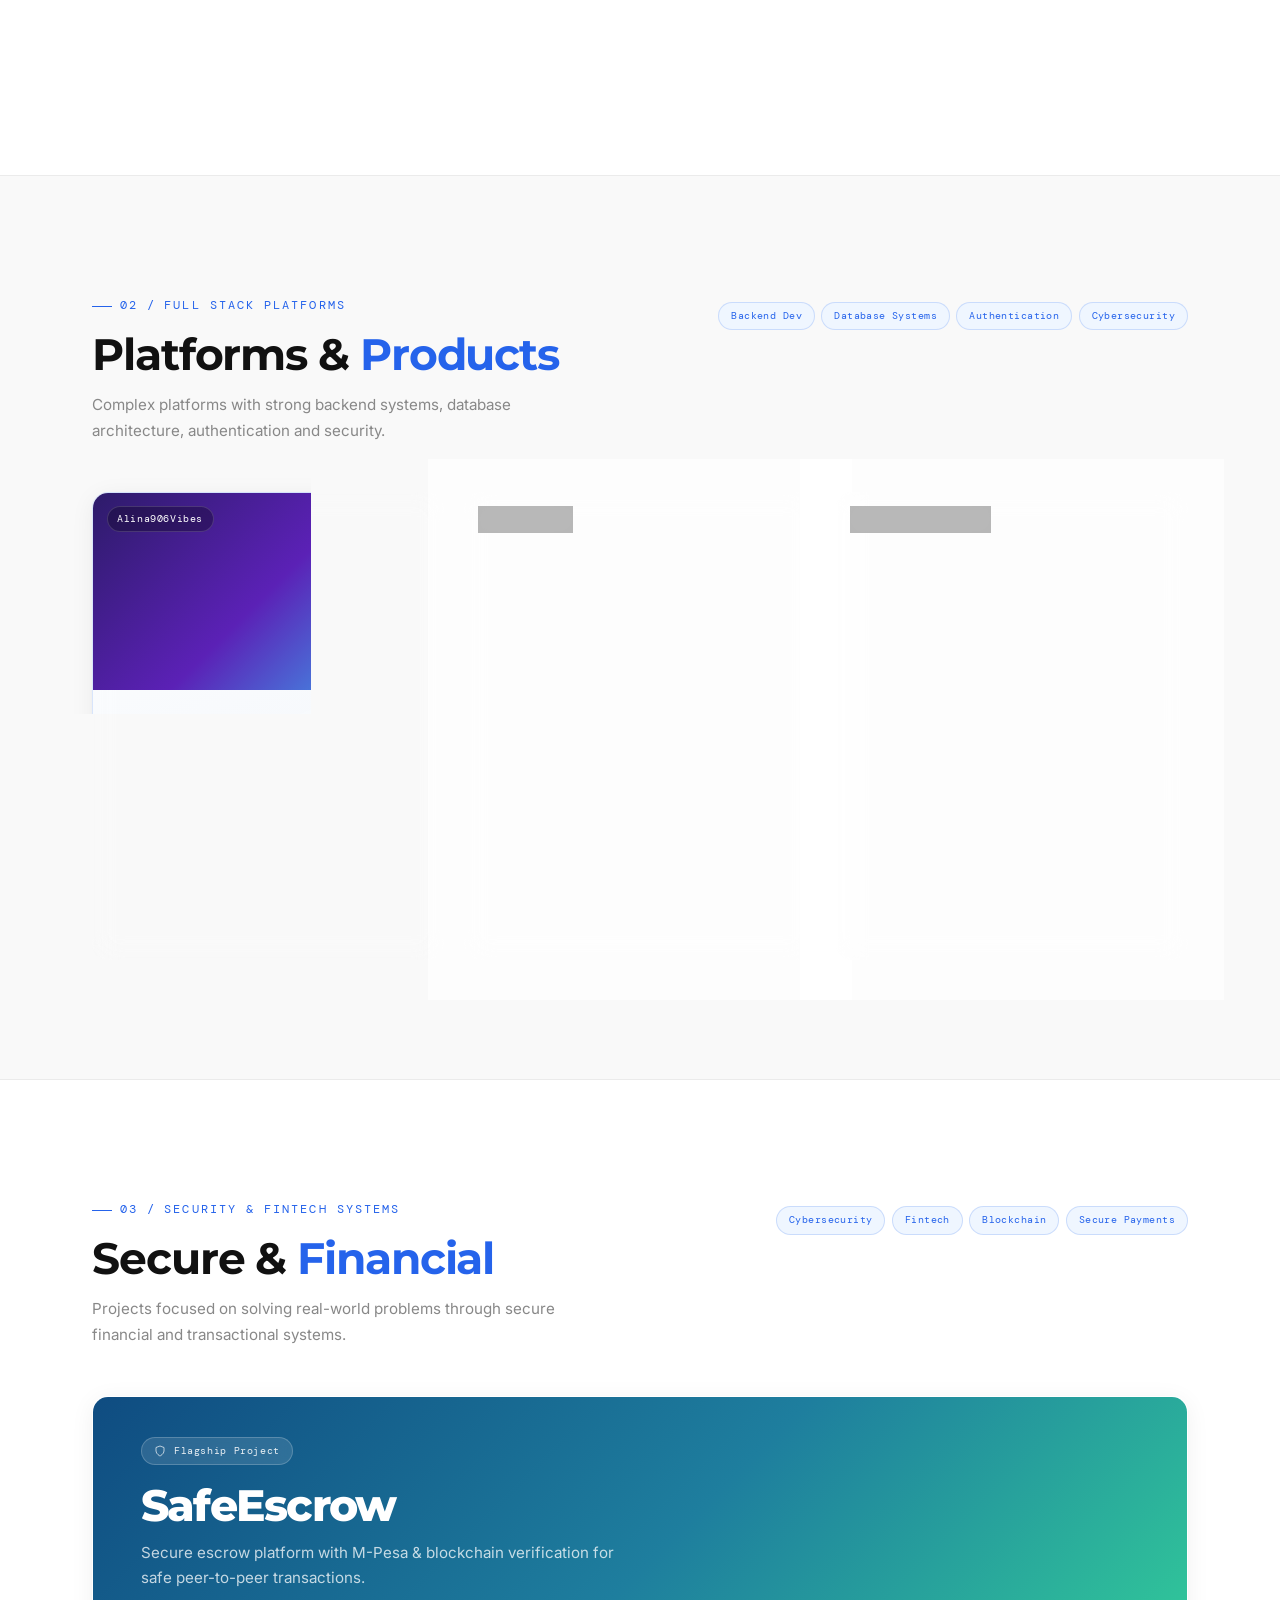
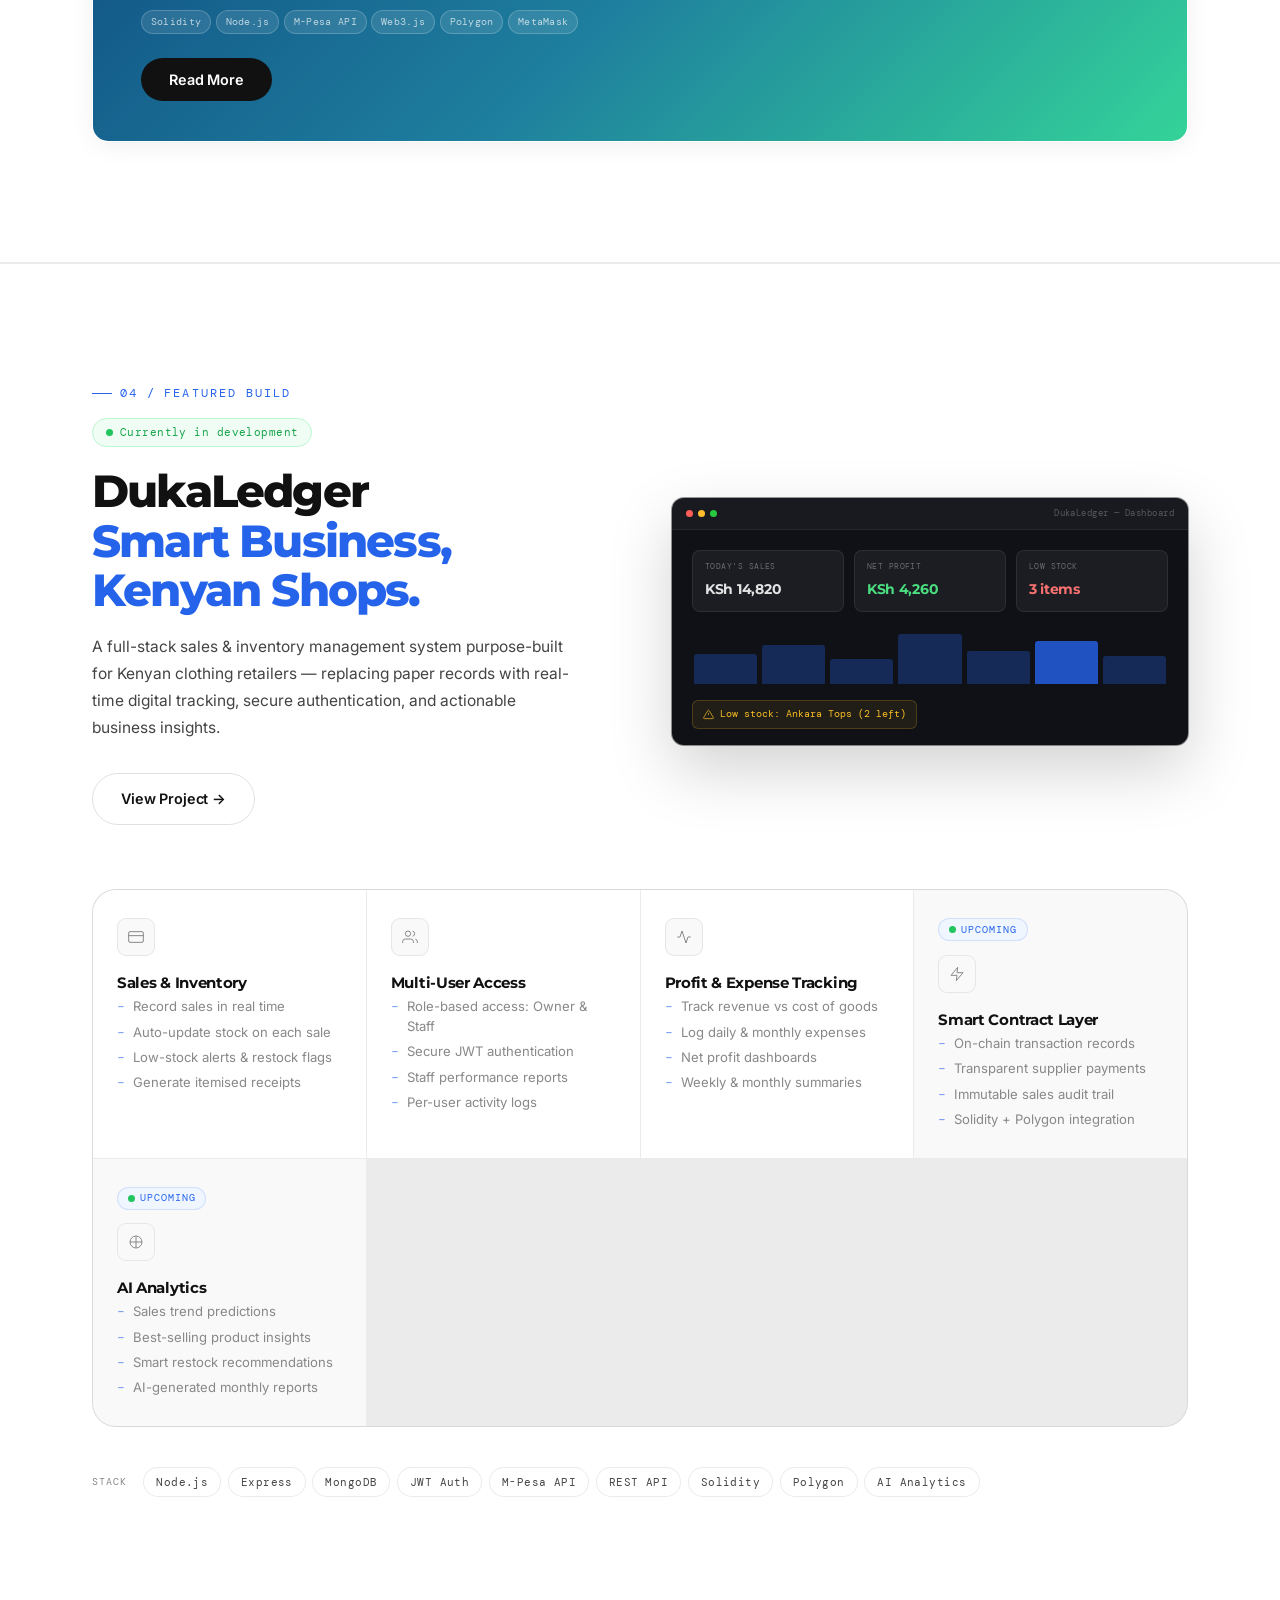
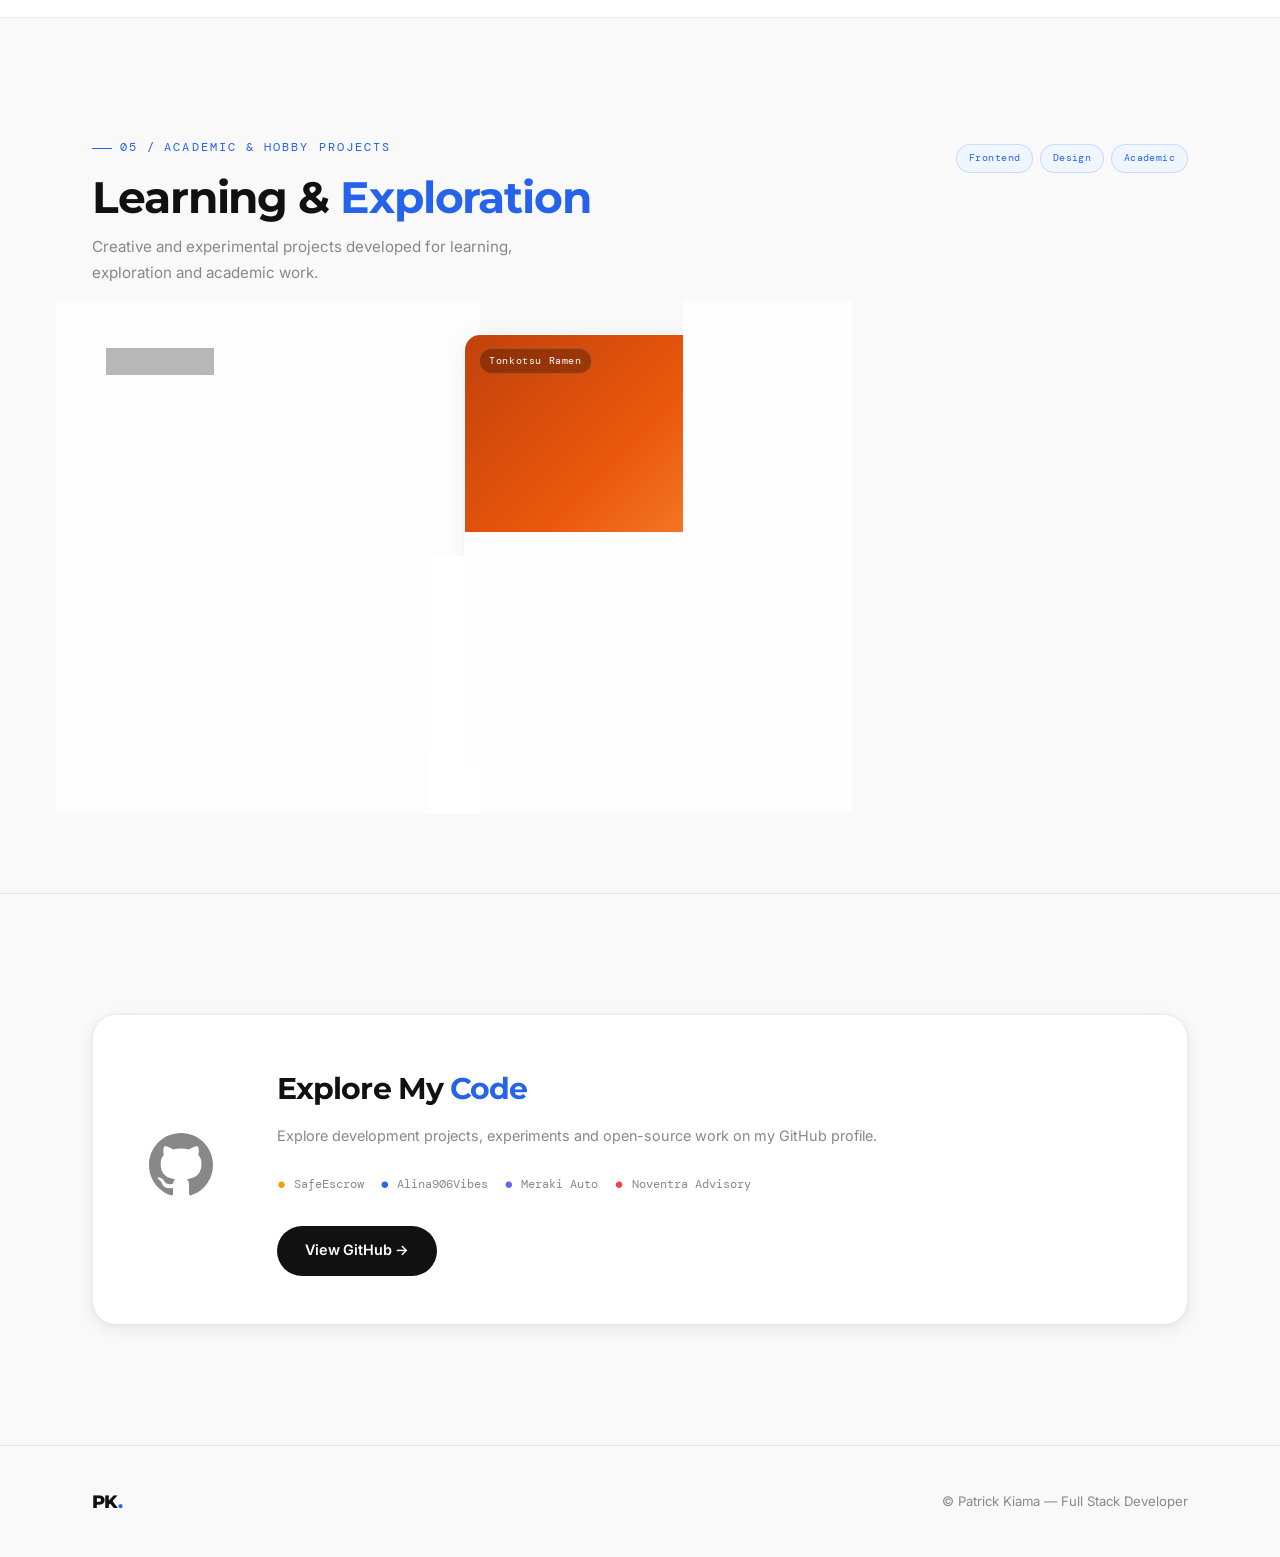
<file: projects.html>
<!DOCTYPE html>
<html lang="en">

<head>
  <meta charset="UTF-8" />
  <meta name="viewport" content="width=device-width, initial-scale=1.0" />
  <title>Projects — Patrick Kiama</title>
  <meta name="description" content="10+ production platforms and client projects including SafeEscrow (M-Pesa + blockchain escrow), Alina906Vibes (rental platform), Meraki Auto (car rental), Experience906Vibes (experience booking), and corporate websites for Noventra Advisory and APSIS Consulting." />
  <link rel="canonical" href="https://patrick-kiama.netlify.app/projects.html" />
  <meta property="og:title" content="Projects — Patrick Kiama" />
  <meta property="og:description" content="10+ production platforms and client projects including SafeEscrow, Alina906Vibes, Meraki Auto, Experience906Vibes, and corporate websites. Full stack, blockchain, and fintech solutions." />
  <meta property="og:type" content="website" />
  <meta property="og:url" content="https://patrick-kiama.netlify.app/projects.html" />
  <meta property="og:image" content="https://patrick-kiama.netlify.app/img/og-image.jpg" />
  <meta name="twitter:card" content="summary_large_image" />
  <meta name="twitter:title" content="Projects — Patrick Kiama" />
  <meta name="twitter:description" content="10+ production platforms and client projects including SafeEscrow, Alina906Vibes, Meraki Auto, Experience906Vibes, and corporate websites. Full stack, blockchain, and fintech solutions." />
  <meta name="twitter:image" content="https://patrick-kiama.netlify.app/img/og-image.jpg" />
  <link rel="preconnect" href="https://fonts.googleapis.com" />
  <link rel="preconnect" href="https://fonts.gstatic.com" crossorigin />
  <link
    href="https://fonts.googleapis.com/css2?family=Montserrat:wght@400;500;600;700;800;900&family=Inter:wght@400;500;600&family=DM+Mono:wght@400;500&display=swap"
    rel="stylesheet" />
  <link rel="stylesheet" href="css/style.css" />
  <link rel="stylesheet" href="css/projects.css" />
  <link rel="stylesheet" href="css/staggeredmenu.css" />
</head>

<body>

  <!-- ===== NAV ===== -->
  <nav class="navbar" id="navbar">
    <div class="nav-inner">
      <a href="index.html" class="nav-logo">PK<span class="dot">.</span></a>
      <ul class="nav-links" id="navLinks">
        <li><a href="index.html">Home</a></li>
        <li><a href="about.html">About</a></li>
        <li><a href="skills.html">Skills</a></li>
        <li><a href="certifications.html">Credentials</a></li>
        <li><a href="projects.html">Projects</a></li>
        <li><a href="blockchain.html">Blockchain</a></li>
        <li><a href="github.html">GitHub</a></li>
        <li><a href="contact.html">Contact</a></li>
      </ul>
      <button class="hamburger" id="hamburger" aria-label="Toggle menu">
        <span></span><span></span><span></span>
      </button>
    </div>
  </nav>

  <!-- ===== HERO ===== -->
  <section class="proj-hero" id="home">
    <div class="proj-hero-bg"></div>
    <div class="proj-hero-orb orb-p1"></div>
    <div class="proj-hero-orb orb-p2"></div>

    <div class="container proj-hero-inner">
      <div class="proj-hero-content">
        <p class="hero-eyebrow"><span class="mono">&lt;</span> Built &amp; Shipped <span class="mono">/&gt;</span></p>
        <h1 class="proj-hero-title">Selected<br /><em>Projects</em></h1>
        <p class="proj-hero-sub">
          A selection of platforms, applications and digital products built across web development, blockchain systems
          and business solutions.
        </p>
        <div class="proj-hero-ctas">
          <a href="#frontend" class="btn btn-primary">Browse Work</a>
          <a href="index.html#contact" class="btn btn-ghost">Hire Me</a>
        </div>
      </div>

      <!-- Right: project count visual -->
      <div class="proj-hero-visual" aria-hidden="true">
        <div class="proj-summary-card">
          <div class="psc-header">
            <span class="psc-label mono">Project Overview</span>
            <span class="psc-badge">● Active</span>
          </div>
          <div class="psc-stats">
            <div class="psc-stat">
              <span class="psc-num">9+</span>
              <span class="psc-lbl">Projects</span>
            </div>
            <div class="psc-divider"></div>
            <div class="psc-stat">
              <span class="psc-num">4</span>
              <span class="psc-lbl">Categories</span>
            </div>
            <div class="psc-divider"></div>
            <div class="psc-stat">
              <span class="psc-num">3+</span>
              <span class="psc-lbl">Years</span>
            </div>
          </div>
          <div class="psc-domains">
            <span class="psc-domain">User Interfaces</span>
            <span class="psc-domain">Backend Systems</span>
            <span class="psc-domain">Blockchain &amp; Web3</span>
            <span class="psc-domain">Fintech Solutions</span>
          </div>
          <div class="img-corner tl"></div>
          <div class="img-corner tr"></div>
          <div class="img-corner bl"></div>
          <div class="img-corner br"></div>
        </div>
      </div>
    </div>

    <div class="hero-scroll-hint">
      <span>Scroll</span>
      <div class="scroll-line"></div>
    </div>
  </section>

  <!-- ===== SECTION 1: FRONTEND ===== -->
  <section class="section proj-section proj-section-alt" id="frontend">
    <div class="container fade-in">
      <div class="proj-section-header">
        <div>
          <div class="section-label"><span class="mono">01 /</span> Professional Frontend Projects</div>
          <h2 class="section-title">Corporate &amp; <span class="accent">Client Sites</span></h2>
          <p class="proj-section-desc">Corporate and professional websites focused on modern UI design, responsive
            layouts and business presentation.</p>
        </div>
        <div class="proj-strength-tags">
          <span class="proj-strength-tag">Frontend</span>
          <span class="proj-strength-tag">UI/UX</span>
          <span class="proj-strength-tag">Responsive Design</span>
          <span class="proj-strength-tag">Corporate Web</span>
        </div>
      </div>

      <div class="proj-grid">

        <!-- Noventra Advisory -->
        <div class="proj-card" data-title="Noventra Advisory Limited"
          data-overview="A fully responsive corporate website built for Noventra Advisory Limited, a professional tax and financial advisory firm. The site presents the company's services, team and value proposition to enterprise and SME clients."
          data-tech="HTML5, CSS3, JavaScript, Responsive Design"
          data-problem="Noventra needed a credible digital presence to establish trust with corporate clients and clearly communicate their tax advisory, transfer pricing and consulting services."
          data-features="Service showcase pages, responsive navigation, professional copywriting layout, contact and enquiry system, SEO-friendly structure, optimised for corporate audiences."
          data-link="">
          <div class="proj-card-img proj-img-noventra">
            <div class="proj-img-label">Noventra Advisory</div>
            <div class="proj-img-overlay"><span>View Details →</span></div>
          </div>
          <div class="proj-card-body">
            <h3>Noventra Advisory Limited</h3>
            <p>Corporate advisory website for tax consulting and financial advisory services.</p>
            <div class="proj-tags">
              <span>HTML</span><span>CSS</span><span>JavaScript</span><span>Responsive</span>
            </div>
            <div class="proj-card-actions">
              <button class="btn btn-outline proj-read-more" aria-label="Read more about Noventra Advisory">Read
                More</button>
            </div>
          </div>
        </div>

        <!-- Noventra Blogs -->
        <div class="proj-card" data-title="Noventra Blogs"
          data-overview="A content-driven blog platform built for Noventra Advisory, publishing professional articles on taxation, compliance, regulatory updates and financial insights for business readers across East Africa."
          data-tech="HTML5, CSS3, JavaScript, Content Layout Systems"
          data-problem="Noventra needed a clean, readable blog platform to position themselves as thought leaders in the tax and finance space, driving organic traffic and client engagement."
          data-features="Article listing and detail pages, category filtering, responsive typography, author attribution, SEO-optimised layout, professional editorial design."
          data-link="">
          <div class="proj-card-img proj-img-novblog">
            <div class="proj-img-label">Noventra Blog</div>
            <div class="proj-img-overlay"><span>View Details →</span></div>
          </div>
          <div class="proj-card-body">
            <h3>Noventra Blogs</h3>
            <p>Blog platform focused on tax insights, finance topics and professional articles.</p>
            <div class="proj-tags">
              <span>HTML</span><span>CSS</span><span>JavaScript</span><span>Blog</span>
            </div>
            <div class="proj-card-actions">
              <button class="btn btn-outline proj-read-more" aria-label="Read more about Noventra Blog">Read
                More</button>
            </div>
          </div>
        </div>

        <!-- APSIS -->
        <div class="proj-card" data-title="APSIS Business Consulting Ltd"
          data-overview="A professional corporate website built for APSIS Business Consulting Ltd, presenting the firm's consulting services, company profile, strategic capabilities and client engagement pathways."
          data-tech="HTML5, CSS3, JavaScript, Responsive Design"
          data-problem="APSIS required a polished digital presence to differentiate themselves in the competitive business consulting market and attract corporate clients looking for strategy and advisory solutions."
          data-features="Services showcase, company profile page, responsive design system, contact and lead capture, professional brand presentation, clean multi-page layout."
          data-link="">
          <div class="proj-card-img proj-img-apsis">
            <div class="proj-img-label">APSIS Consulting</div>
            <div class="proj-img-overlay"><span>View Details →</span></div>
          </div>
          <div class="proj-card-body">
            <h3>APSIS Business Consulting Ltd</h3>
            <p>Corporate consulting website presenting services, company profile and client engagement.</p>
            <div class="proj-tags">
              <span>HTML</span><span>CSS</span><span>JavaScript</span><span>Corporate</span>
            </div>
            <div class="proj-card-actions">
              <button class="btn btn-outline proj-read-more" aria-label="Read more about APSIS">Read More</button>
            </div>
          </div>
        </div>

      </div>
    </div>
  </section>

  <!-- ===== SECTION 2: FULL STACK ===== -->
  <section class="section proj-section" id="fullstack">
    <div class="container fade-in">
      <div class="proj-section-header">
        <div>
          <div class="section-label"><span class="mono">02 /</span> Full Stack Platforms</div>
          <h2 class="section-title">Platforms &amp; <span class="accent">Products</span></h2>
          <p class="proj-section-desc">Complex platforms with strong backend systems, database architecture,
            authentication and security.</p>
        </div>
        <div class="proj-strength-tags">
          <span class="proj-strength-tag">Backend Dev</span>
          <span class="proj-strength-tag">Database Systems</span>
          <span class="proj-strength-tag">Authentication</span>
          <span class="proj-strength-tag">Cybersecurity</span>
        </div>
      </div>

      <div class="proj-grid">

        <!-- Alina906Vibes -->
        <div class="proj-card proj-card-featured" data-title="Alina906Vibes"
          data-overview="A modern house rental platform offering property listings, tenant booking systems, payment processing and blockchain-based verification for transparent and trustworthy rental transactions."
          data-tech="Node.js, Express.js, MongoDB, JavaScript, M-Pesa API, Solidity, Web3.js, MetaMask"
          data-problem="Traditional rental markets in Kenya lack transparency and trust. Alina906Vibes solves this by combining a digital booking system with blockchain verification to ensure secure, tamper-proof rental agreements."
          data-features="Property listings and search, user authentication and profiles, booking calendar system, M-Pesa payment integration, smart contract-based rental agreements, availability management, landlord and tenant dashboards."
          data-link="">
          <div class="proj-card-img proj-img-alina">
            <div class="proj-img-label">Alina906Vibes</div>
            <div class="proj-img-overlay"><span>View Details →</span></div>
          </div>
          <div class="proj-card-body">
            <h3>Alina906Vibes</h3>
            <p>House rental platform with booking systems, payment integrations and blockchain-based verification.</p>
            <div class="proj-tags">
              <span>Node.js</span><span>MongoDB</span><span>M-Pesa</span><span>Solidity</span><span>Web3</span>
            </div>
            <div class="proj-card-actions">
              <button class="btn btn-outline proj-read-more" aria-label="Read more about Alina906Vibes">Read
                More</button>
            </div>
          </div>
        </div>

        <!-- Meraki Auto -->
        <div class="proj-card" data-title="Meraki Auto"
          data-overview="A car rental platform designed for fleet management, digital reservations and customer booking experiences — streamlining the vehicle rental process for both operators and customers."
          data-tech="HTML5, CSS3, JavaScript, Node.js, MongoDB"
          data-problem="Car rental businesses in Kenya often rely on manual booking and phone-based reservations. Meraki Auto digitalises the entire booking flow, giving fleet operators and customers a modern, self-service platform."
          data-features="Vehicle listings and filtering, booking and reservation system, fleet availability calendar, customer account management, booking confirmation system, responsive vehicle showcase."
          data-link="">
          <div class="proj-card-img proj-img-meraki">
            <div class="proj-img-label">Meraki Auto</div>
            <div class="proj-img-overlay"><span>View Details →</span></div>
          </div>
          <div class="proj-card-body">
            <h3>Meraki Auto</h3>
            <p>Car rental platform with fleet management, booking systems and digital reservations.</p>
            <div class="proj-tags">
              <span>Node.js</span><span>MongoDB</span><span>JavaScript</span><span>Booking</span>
            </div>
            <div class="proj-card-actions">
              <button class="btn btn-outline proj-read-more" aria-label="Read more about Meraki Auto">Read More</button>
            </div>
          </div>
        </div>

        <!-- Experience906Vibes -->
        <div class="proj-card" data-title="Experience906Vibes"
          data-overview="An experience discovery platform showcasing activities, events and unique experiences available across Kenya — helping locals and tourists find and book meaningful experiences."
          data-tech="Node.js, Express.js, MongoDB, JavaScript, Responsive Design"
          data-problem="Kenya has rich cultural and adventure experiences, but no centralised platform for discovery and booking. Experience906Vibes fills this gap with a curated digital marketplace for experiences."
          data-features="Experience listings and search, category filtering, booking system, user profiles, location-based discovery, provider and customer dashboards, responsive mobile layout."
          data-link="">
          <div class="proj-card-img proj-img-exp906">
            <div class="proj-img-label">Experience906Vibes</div>
            <div class="proj-img-overlay"><span>View Details →</span></div>
          </div>
          <div class="proj-card-body">
            <h3>Experience906Vibes</h3>
            <p>Experience discovery platform showcasing activities and unique experiences across Kenya.</p>
            <div class="proj-tags">
              <span>Node.js</span><span>MongoDB</span><span>Express</span><span>Kenya</span>
            </div>
            <div class="proj-card-actions">
              <button class="btn btn-outline proj-read-more" aria-label="Read more about Experience906Vibes">Read
                More</button>
            </div>
          </div>
        </div>

      </div>
    </div>
  </section>


  <!-- ===== SECTION 3: FINTECH / SECURITY ===== -->
  <section class="section proj-section proj-section-alt" id="fintech">
    <div class="container fade-in">
      <div class="proj-section-header">
        <div>
          <div class="section-label"><span class="mono">03 /</span> Security &amp; Fintech Systems</div>
          <h2 class="section-title">Secure &amp; <span class="accent">Financial</span></h2>
          <p class="proj-section-desc">Projects focused on solving real-world problems through secure financial and
            transactional systems.</p>
        </div>
        <div class="proj-strength-tags">
          <span class="proj-strength-tag">Cybersecurity</span>
          <span class="proj-strength-tag">Fintech</span>
          <span class="proj-strength-tag">Blockchain</span>
          <span class="proj-strength-tag">Secure Payments</span>
        </div>
      </div>

      <div class="proj-grid proj-grid-single">

        <!-- SafeEscrow -->
        <div class="proj-card proj-card-hero" data-title="SafeEscrow"
          data-overview="SafeEscrow is a secure escrow platform integrating M-Pesa mobile payments with blockchain smart contract verification, enabling safe peer-to-peer financial transactions without requiring trust between parties."
          data-tech="Solidity, Node.js, Express.js, M-Pesa Daraja API, Web3.js, MetaMask, Polygon, MongoDB"
          data-problem="Peer-to-peer transactions in Kenya are risky — buyers and sellers have no system to guarantee safe transfer of funds and goods. SafeEscrow solves this by holding funds in a smart contract that only releases payment once both parties confirm completion."
          data-features="Smart contract-based escrow logic, M-Pesa STK Push integration, blockchain transaction verification, buyer and seller role management, automated dispute handling, real-time transaction status tracking, MetaMask wallet integration."
          data-link="">
          <div class="proj-card-img proj-img-escrow proj-img-wide">
            <div class="proj-card-hero-content">
              <div class="proj-hero-badge">
                <svg viewBox="0 0 24 24" fill="none" stroke="currentColor" stroke-width="1.5">
                  <path d="M12 22s8-4 8-10V5l-8-3-8 3v7c0 6 8 10 8 10z" />
                </svg>
                Flagship Project
              </div>
              <h3 class="proj-hero-title-inner">SafeEscrow</h3>
              <p>Secure escrow platform with M-Pesa &amp; blockchain verification for safe peer-to-peer transactions.
              </p>
              <div class="proj-tags proj-tags-hero">
                <span>Solidity</span><span>Node.js</span><span>M-Pesa
                  API</span><span>Web3.js</span><span>Polygon</span><span>MetaMask</span>
              </div>
              <div class="proj-hero-actions">
                <button class="btn btn-primary proj-read-more" aria-label="Read more about SafeEscrow">Read
                  More</button>
              </div>
            </div>
          </div>
        </div>

      </div>
    </div>
  </section>
  <!-- ===== DUKALEDGER FEATURED ===== -->
  <section class="section dl-section" id="dukaledger">
    <div class="container fade-in">

      <div class="section-label"><span class="mono">04 /</span> Featured Build</div>

      <div class="dl-hero-row">
        <div class="dl-hero-text">
          <div class="dl-status-pill">
            <span class="dl-status-dot"></span>
            <span class="mono">Currently in development</span>
          </div>
          <h2 class="dl-heading">DukaLedger<br /><span class="accent">Smart Business, Kenyan Shops.</span></h2>
          <p class="dl-sub">A full-stack sales &amp; inventory management system purpose-built for Kenyan clothing
            retailers — replacing paper records with real-time digital tracking, secure authentication, and actionable
            business insights.</p>
          <div class="dl-cta-row">
            <a href="https://dukaledger.netlify.app" target="_blank" rel="noopener" class="btn btn-ghost">View Project
              →</a>
          </div>
        </div>

        <!-- Visual: gradient screen mock -->
        <div class="dl-hero-visual" aria-hidden="true">
          <div class="dl-screen">
            <div class="dl-screen-bar">
              <span class="dl-sb-r"></span>
              <span class="dl-sb-y"></span>
              <span class="dl-sb-g"></span>
              <span class="dl-sb-title mono">DukaLedger — Dashboard</span>
            </div>
            <div class="dl-screen-body">
              <div class="dl-stat-row">
                <div class="dl-mini-stat">
                  <span class="dl-ms-label mono">Today's Sales</span>
                  <span class="dl-ms-val">KSh 14,820</span>
                </div>
                <div class="dl-mini-stat">
                  <span class="dl-ms-label mono">Net Profit</span>
                  <span class="dl-ms-val dl-green">KSh 4,260</span>
                </div>
                <div class="dl-mini-stat">
                  <span class="dl-ms-label mono">Low Stock</span>
                  <span class="dl-ms-val dl-red">3 items</span>
                </div>
              </div>
              <div class="dl-bar-chart" aria-label="Sales activity bars">
                <div class="dl-bar" style="height:55%"></div>
                <div class="dl-bar" style="height:70%"></div>
                <div class="dl-bar" style="height:45%"></div>
                <div class="dl-bar" style="height:90%"></div>
                <div class="dl-bar" style="height:60%"></div>
                <div class="dl-bar dl-bar--active" style="height:78%"></div>
                <div class="dl-bar" style="height:50%"></div>
              </div>
              <div class="dl-alert-row">
                <span class="dl-alert">
                  <svg viewBox="0 0 24 24" fill="none" stroke="currentColor" stroke-width="1.5" width="11" height="11">
                    <path
                      d="M10.29 3.86L1.82 18a2 2 0 0 0 1.71 3h16.94a2 2 0 0 0 1.71-3L13.71 3.86a2 2 0 0 0-3.42 0z" />
                    <line x1="12" y1="9" x2="12" y2="13" />
                    <line x1="12" y1="17" x2="12.01" y2="17" />
                  </svg>
                  Low stock: Ankara Tops (2 left)
                </span>
              </div>
            </div>
          </div>
        </div>
      </div>

      <!-- Feature grid -->
      <div class="dl-features-grid">

        <div class="dl-feature-card">
          <div class="dl-fc-icon">
            <svg viewBox="0 0 24 24" fill="none" stroke="currentColor" stroke-width="1.5">
              <rect x="1" y="4" width="22" height="16" rx="2" />
              <path d="M1 10h22" />
            </svg>
          </div>
          <div>
            <h3>Sales &amp; Inventory</h3>
            <ul class="dl-list">
              <li>Record sales in real time</li>
              <li>Auto-update stock on each sale</li>
              <li>Low-stock alerts &amp; restock flags</li>
              <li>Generate itemised receipts</li>
            </ul>
          </div>
        </div>

        <div class="dl-feature-card">
          <div class="dl-fc-icon">
            <svg viewBox="0 0 24 24" fill="none" stroke="currentColor" stroke-width="1.5">
              <path d="M17 21v-2a4 4 0 0 0-4-4H5a4 4 0 0 0-4 4v2" />
              <circle cx="9" cy="7" r="4" />
              <path d="M23 21v-2a4 4 0 0 0-3-3.87M16 3.13a4 4 0 0 1 0 7.75" />
            </svg>
          </div>
          <div>
            <h3>Multi-User Access</h3>
            <ul class="dl-list">
              <li>Role-based access: Owner &amp; Staff</li>
              <li>Secure JWT authentication</li>
              <li>Staff performance reports</li>
              <li>Per-user activity logs</li>
            </ul>
          </div>
        </div>

        <div class="dl-feature-card">
          <div class="dl-fc-icon">
            <svg viewBox="0 0 24 24" fill="none" stroke="currentColor" stroke-width="1.5">
              <polyline points="22 12 18 12 15 21 9 3 6 12 2 12" />
            </svg>
          </div>
          <div>
            <h3>Profit &amp; Expense Tracking</h3>
            <ul class="dl-list">
              <li>Track revenue vs cost of goods</li>
              <li>Log daily &amp; monthly expenses</li>
              <li>Net profit dashboards</li>
              <li>Weekly &amp; monthly summaries</li>
            </ul>
          </div>
        </div>

        <div class="dl-feature-card dl-feature-card--upcoming">
          <div class="dl-upcoming-label mono">
            <span class="dl-status-dot"></span>Upcoming
          </div>
          <div class="dl-fc-icon">
            <svg viewBox="0 0 24 24" fill="none" stroke="currentColor" stroke-width="1.5">
              <path d="M13 2L3 14h9l-1 8 10-12h-9l1-8z" />
            </svg>
          </div>
          <div>
            <h3>Smart Contract Layer</h3>
            <ul class="dl-list">
              <li>On-chain transaction records</li>
              <li>Transparent supplier payments</li>
              <li>Immutable sales audit trail</li>
              <li>Solidity + Polygon integration</li>
            </ul>
          </div>
        </div>

        <div class="dl-feature-card dl-feature-card--upcoming">
          <div class="dl-upcoming-label mono">
            <span class="dl-status-dot"></span>Upcoming
          </div>
          <div class="dl-fc-icon">
            <svg viewBox="0 0 24 24" fill="none" stroke="currentColor" stroke-width="1.5">
              <circle cx="12" cy="12" r="9" />
              <path d="M12 3v18M3 12h18" />
            </svg>
          </div>
          <div>
            <h3>AI Analytics</h3>
            <ul class="dl-list">
              <li>Sales trend predictions</li>
              <li>Best-selling product insights</li>
              <li>Smart restock recommendations</li>
              <li>AI-generated monthly reports</li>
            </ul>
          </div>
        </div>

      </div>

      <!-- Tech stack strip -->
      <div class="dl-stack-row">
        <span class="mono dl-stack-label">Stack</span>
        <div class="dl-tags">
          <span class="tag">Node.js</span>
          <span class="tag">Express</span>
          <span class="tag">MongoDB</span>
          <span class="tag">JWT Auth</span>
          <span class="tag">M-Pesa API</span>
          <span class="tag">REST API</span>
          <span class="tag">Solidity</span>
          <span class="tag">Polygon</span>
          <span class="tag">AI Analytics</span>
        </div>
      </div>

    </div>
  </section>

  <!-- ===== SECTION 4: ACADEMIC ===== -->
  <section class="section proj-section" id="academic">
    <div class="container fade-in">
      <div class="proj-section-header">
        <div>
          <div class="section-label"><span class="mono">05 /</span> Academic &amp; Hobby Projects</div>
          <h2 class="section-title">Learning &amp; <span class="accent">Exploration</span></h2>
          <p class="proj-section-desc">Creative and experimental projects developed for learning, exploration and
            academic work.</p>
        </div>
        <div class="proj-strength-tags">
          <span class="proj-strength-tag">Frontend</span>
          <span class="proj-strength-tag">Design</span>
          <span class="proj-strength-tag">Academic</span>
        </div>
      </div>

      <div class="proj-grid">

        <!-- Prestige Auto -->
        <div class="proj-card" data-title="Prestige Auto"
          data-overview="An automotive showroom website designed to showcase a curated selection of vehicles for sale, with a focus on high-quality visual presentation, intuitive browsing and strong product page layouts."
          data-tech="HTML5, CSS3, JavaScript"
          data-problem="An academic exercise in building product-focused websites — specifically exploring how to present physical products digitally with compelling visual hierarchy and clean user experience."
          data-features="Vehicle showcase grid, product detail pages, responsive layout, interactive UI components, hover animations, clean navigation structure."
          data-link="">
          <div class="proj-card-img proj-img-prestige">
            <div class="proj-img-label">Prestige Auto</div>
            <div class="proj-img-overlay"><span>View Details →</span></div>
          </div>
          <div class="proj-card-body">
            <h3>Prestige Auto</h3>
            <p>Car showroom website designed for displaying vehicles and exploring automotive product layouts.</p>
            <div class="proj-tags">
              <span>HTML</span><span>CSS</span><span>JavaScript</span><span>UI Design</span>
            </div>
            <div class="proj-card-actions">
              <button class="btn btn-outline proj-read-more" aria-label="Read more about Prestige Auto">Read
                More</button>
            </div>
          </div>
        </div>

        <!-- Tonkotsu Ramen -->
        <div class="proj-card" data-title="Tonkotsu Ramen Page"
          data-overview="A food-themed website dedicated to traditional Tonkotsu ramen, demonstrating frontend design techniques including rich typography, appetite-inducing visuals, clean layout hierarchy and engaging storytelling through web design."
          data-tech="HTML5, CSS3, JavaScript"
          data-problem="An academic project exploring how to use web design techniques — typography, color, imagery and layout — to create an emotionally engaging food experience online."
          data-features="Recipe presentation layout, rich visual design, responsive grid, custom typography styling, smooth scroll effects, step-by-step content sections."
          data-link="">
          <div class="proj-card-img proj-img-ramen">
            <div class="proj-img-label">Tonkotsu Ramen</div>
            <div class="proj-img-overlay"><span>View Details →</span></div>
          </div>
          <div class="proj-card-body">
            <h3>Tonkotsu Ramen Page</h3>
            <p>Food-focused website demonstrating design, layout and frontend styling techniques.</p>
            <div class="proj-tags">
              <span>HTML</span><span>CSS</span><span>JavaScript</span><span>Design</span>
            </div>
            <div class="proj-card-actions">
              <button class="btn btn-outline proj-read-more" aria-label="Read more about Tonkotsu Ramen">Read
                More</button>
            </div>
          </div>
        </div>

      </div>
    </div>
  </section>

  <!-- ===== GITHUB SECTION ===== -->
  <section class="section proj-github-section">
    <div class="container fade-in">
      <div class="proj-github-inner">
        <div class="proj-github-icon-wrap">
          <svg viewBox="0 0 24 24" fill="currentColor">
            <path
              d="M12 0C5.37 0 0 5.37 0 12c0 5.31 3.435 9.795 8.205 11.385.6.105.825-.255.825-.57 0-.285-.015-1.23-.015-2.235-3.015.555-3.795-.735-4.035-1.41-.135-.345-.72-1.41-1.23-1.695-.42-.225-1.02-.78-.015-.795.945-.015 1.62.87 1.845 1.23 1.08 1.815 2.805 1.305 3.495.99.105-.78.42-1.305.765-1.605-2.67-.3-5.46-1.335-5.46-5.925 0-1.305.465-2.385 1.23-3.225-.12-.3-.54-1.53.12-3.18 0 0 1.005-.315 3.3 1.23.96-.27 1.98-.405 3-.405s2.04.135 3 .405c2.295-1.56 3.3-1.23 3.3-1.23.66 1.65.24 2.88.12 3.18.765.84 1.23 1.905 1.23 3.225 0 4.605-2.805 5.625-5.475 5.925.435.375.81 1.095.81 2.22 0 1.605-.015 2.895-.015 3.3 0 .315.225.69.825.57A12.02 12.02 0 0 0 24 12c0-6.63-5.37-12-12-12z" />
          </svg>
        </div>
        <div class="proj-github-text">
          <h2>Explore My <span class="accent">Code</span></h2>
          <p>Explore development projects, experiments and open-source work on my GitHub profile.</p>
          <div class="proj-github-repos">
            <div class="repo-item"><span class="mono repo-lang" style="color:#f59e0b">●</span> SafeEscrow</div>
            <div class="repo-item"><span class="mono repo-lang" style="color:#2563eb">●</span> Alina906Vibes</div>
            <div class="repo-item"><span class="mono repo-lang" style="color:#6366f1">●</span> Meraki Auto</div>
            <div class="repo-item"><span class="mono repo-lang" style="color:#ef4444">●</span> Noventra Advisory</div>
          </div>
          <a href="github.html" class="btn btn-primary">View GitHub →</a>
        </div>
      </div>
    </div>
  </section>

  <!-- ===== FOOTER ===== -->
  <footer class="footer">
    <div class="container">
      <div class="footer-inner">
        <span class="footer-logo">PK<span class="dot">.</span></span>
        <p>© Patrick Kiama — Full Stack Developer</p>
      </div>
    </div>
  </footer>

  <!-- ===== PROJECT MODAL ===== -->
  <div class="proj-modal-overlay" id="projModalOverlay" role="dialog" aria-modal="true" aria-labelledby="modalTitle">
    <div class="proj-modal" id="projModal">
      <button class="proj-modal-close" id="projModalClose" aria-label="Close modal">
        <svg viewBox="0 0 24 24" fill="none" stroke="currentColor" stroke-width="1.5">
          <path d="M18 6L6 18M6 6l12 12" />
        </svg>
      </button>

      <div class="proj-modal-inner">
        <div class="proj-modal-header">
          <span class="proj-modal-category" id="modalCategory"></span>
          <h2 class="proj-modal-title" id="modalTitle"></h2>
        </div>

        <div class="proj-modal-body">
          <div class="proj-modal-block">
            <h4 class="proj-modal-block-label">
              <svg viewBox="0 0 24 24" fill="none" stroke="currentColor" stroke-width="1.5">
                <circle cx="12" cy="12" r="10" />
                <path d="M12 8v4l3 3" />
              </svg>
              Project Overview
            </h4>
            <p id="modalOverview"></p>
          </div>

          <div class="proj-modal-block">
            <h4 class="proj-modal-block-label">
              <svg viewBox="0 0 24 24" fill="none" stroke="currentColor" stroke-width="1.5">
                <path
                  d="M9 3H5a2 2 0 0 0-2 2v4m6-6h10a2 2 0 0 1 2 2v4M9 3v18m0 0h10a2 2 0 0 0 2-2V9M9 21H5a2 2 0 0 1-2-2V9m0 0h18" />
              </svg>
              Problem Solved
            </h4>
            <p id="modalProblem"></p>
          </div>

          <div class="proj-modal-block">
            <h4 class="proj-modal-block-label">
              <svg viewBox="0 0 24 24" fill="none" stroke="currentColor" stroke-width="1.5">
                <polyline points="16 18 22 12 16 6" />
                <polyline points="8 6 2 12 8 18" />
              </svg>
              Key Features
            </h4>
            <ul class="proj-modal-features" id="modalFeatures"></ul>
          </div>

          <div class="proj-modal-block">
            <h4 class="proj-modal-block-label">
              <svg viewBox="0 0 24 24" fill="none" stroke="currentColor" stroke-width="1.5">
                <path d="M13 2L3 14h9l-1 8 10-12h-9l1-8z" />
              </svg>
              Technologies Used
            </h4>
            <div class="proj-modal-tech-tags" id="modalTech"></div>
          </div>
        </div>

        <div class="proj-modal-footer">
          <button class="btn btn-ghost" id="projModalCloseBtn">Close</button>
          <a href="#" class="btn btn-primary proj-modal-link" id="modalLink" target="_blank" rel="noopener"
            style="display:none">Visit Project →</a>
        </div>
      </div>
    </div>
  </div>

  <script src="js/config.js"></script>
  <script src="js/main.js"></script>
  <script src="js/projects.js"></script>
  <script src="js/staggeredmenu.js"></script>
</body>

</html>
</file>
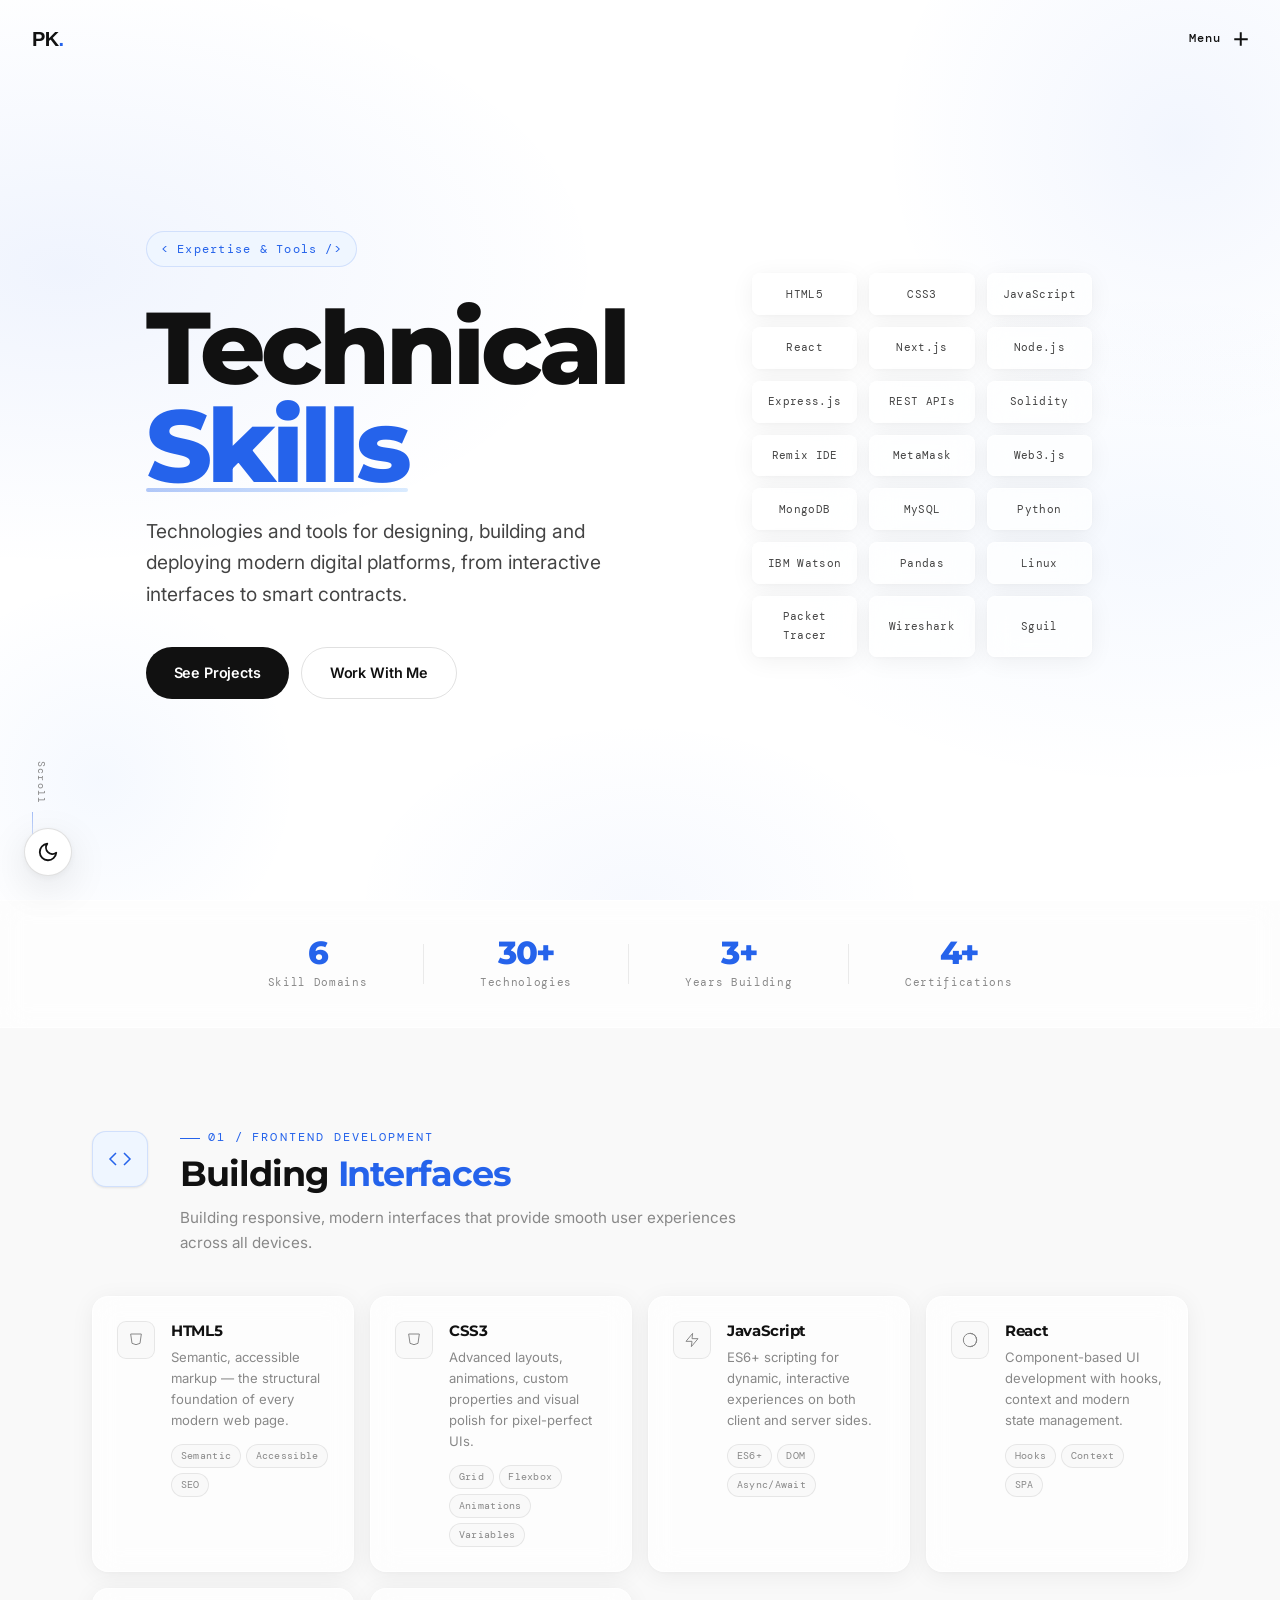
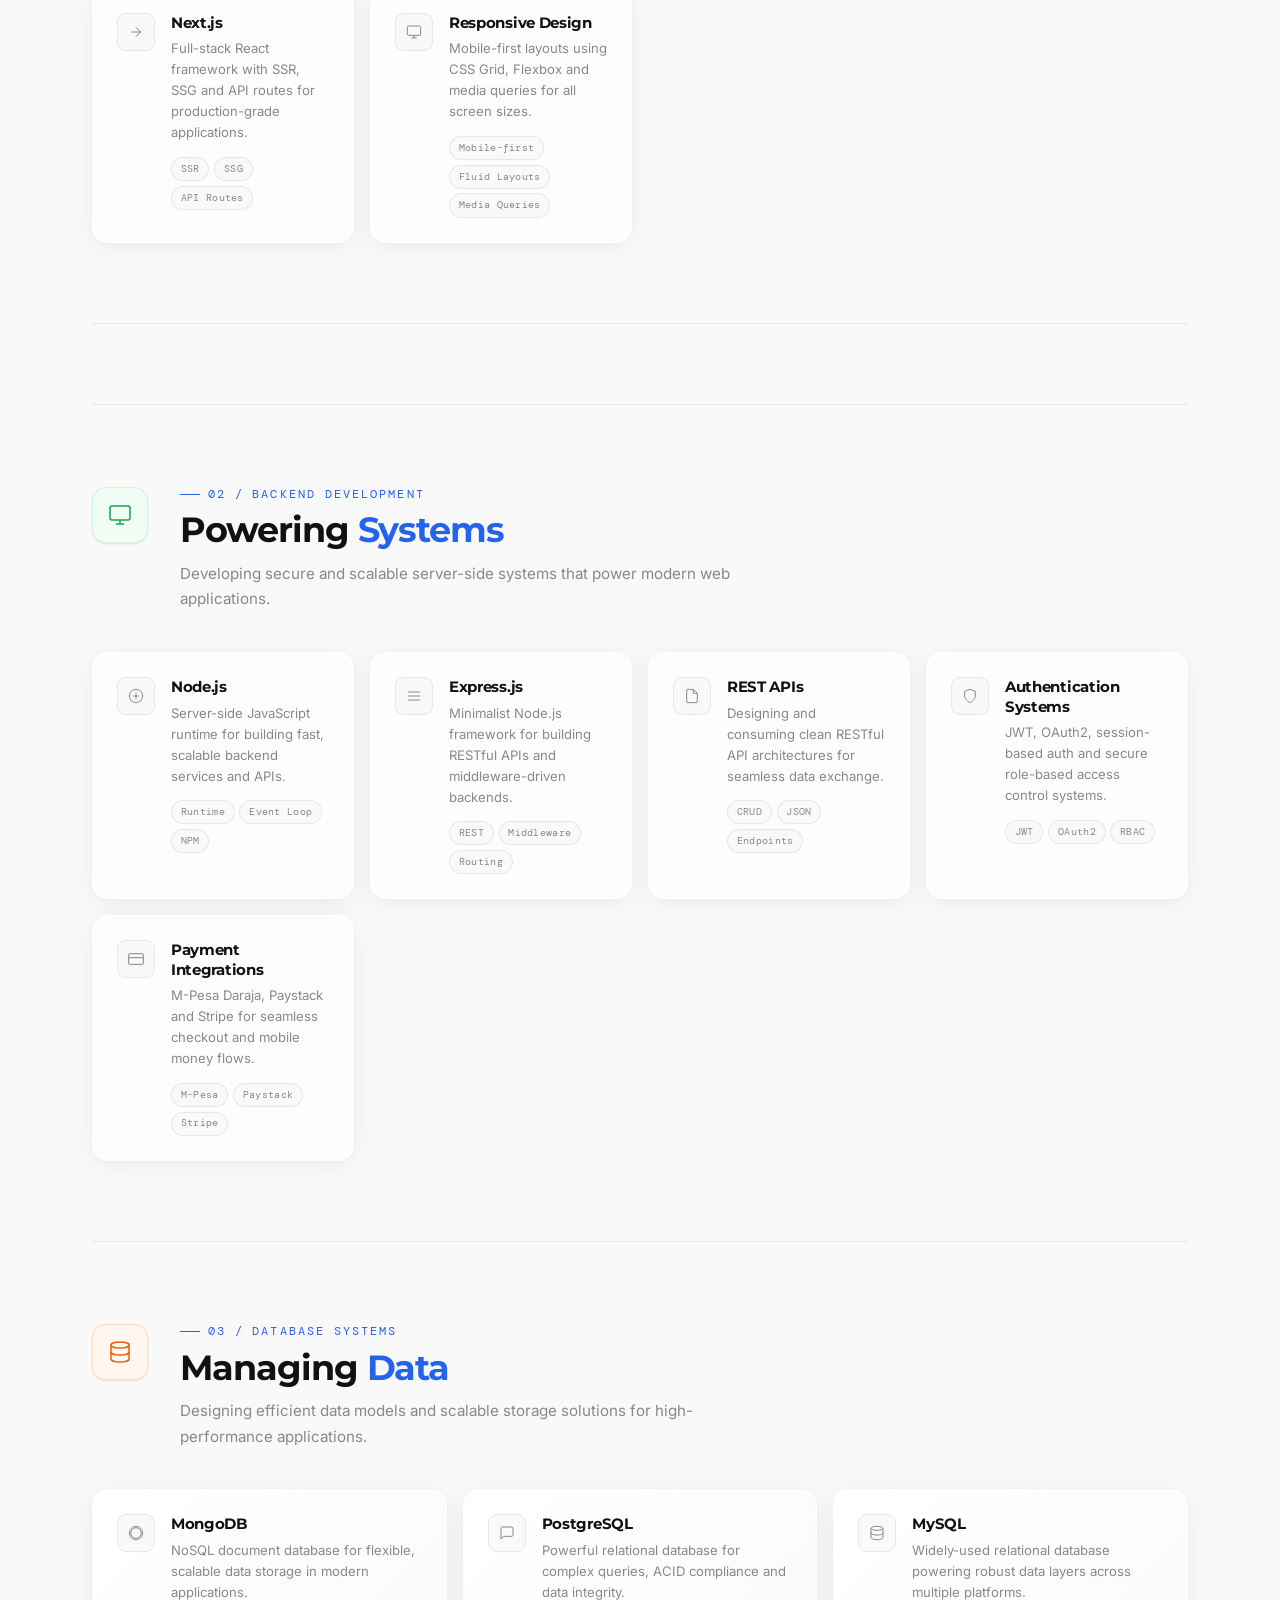
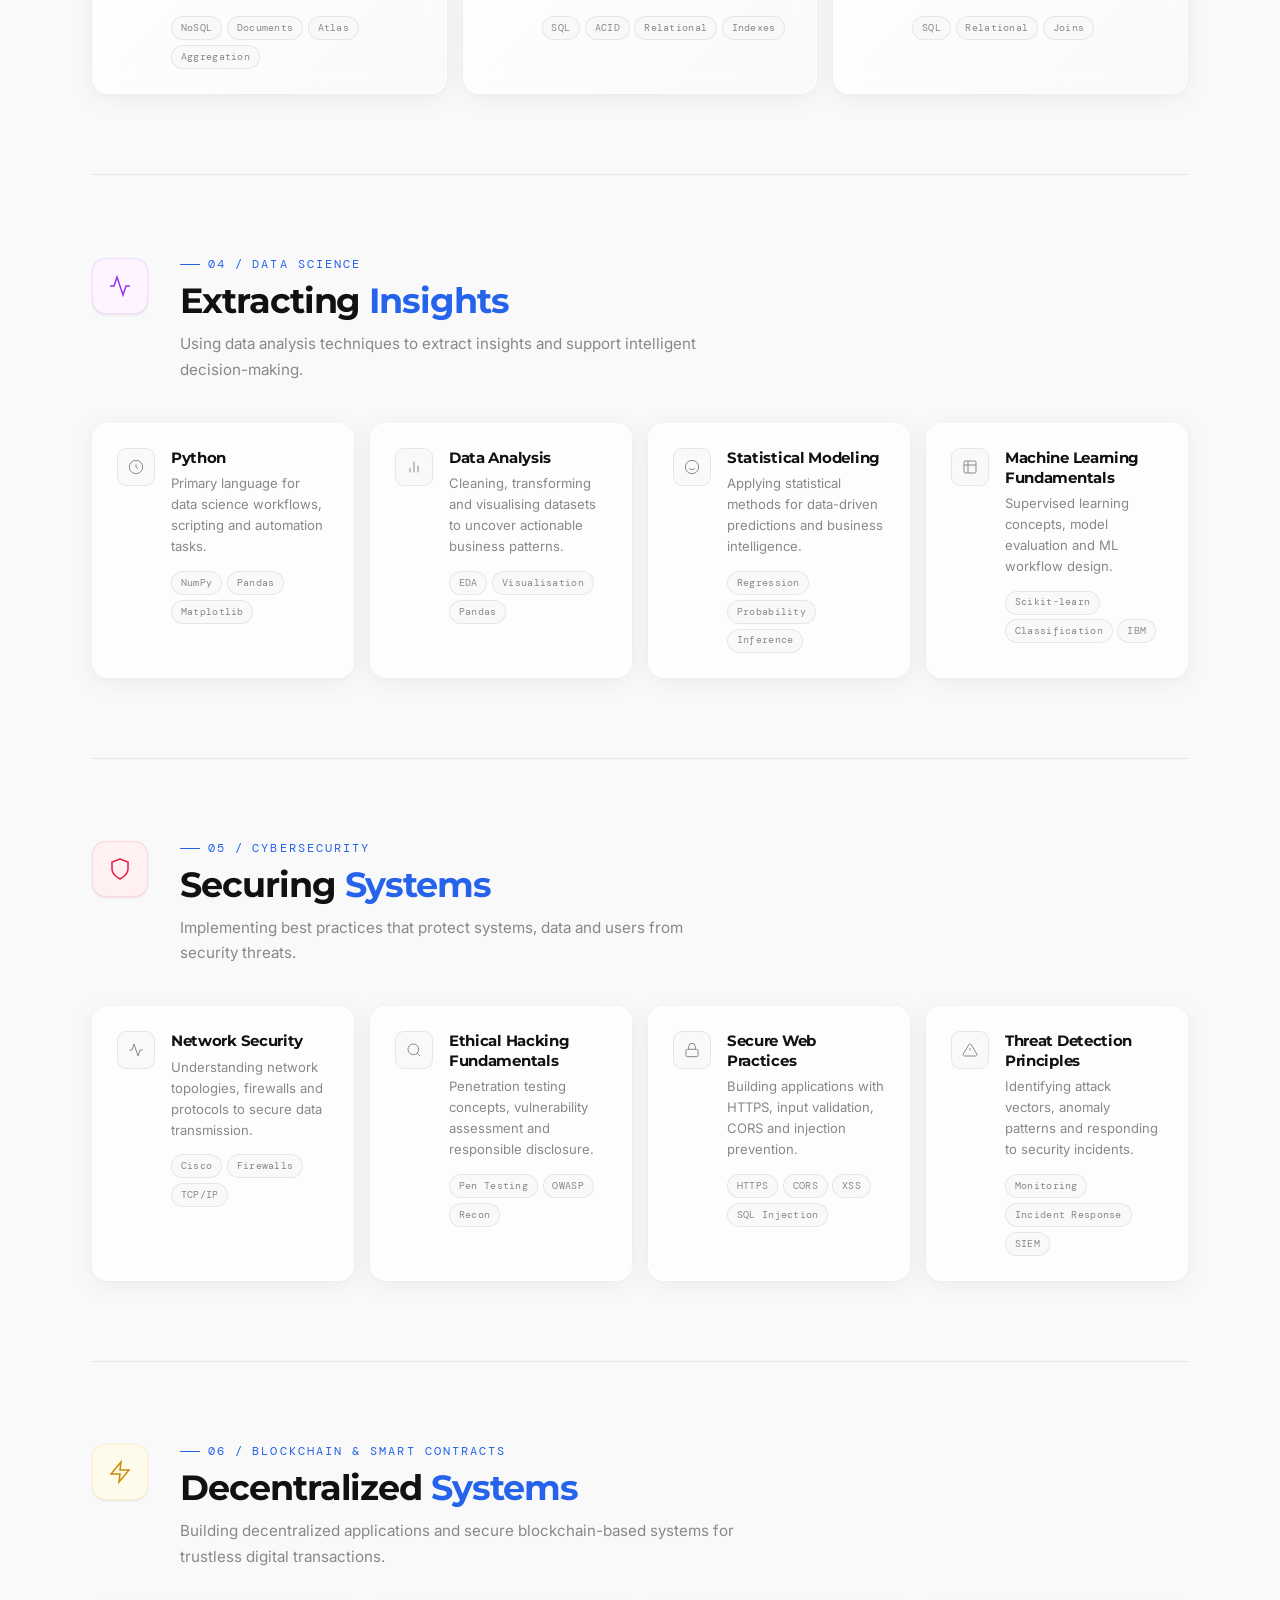
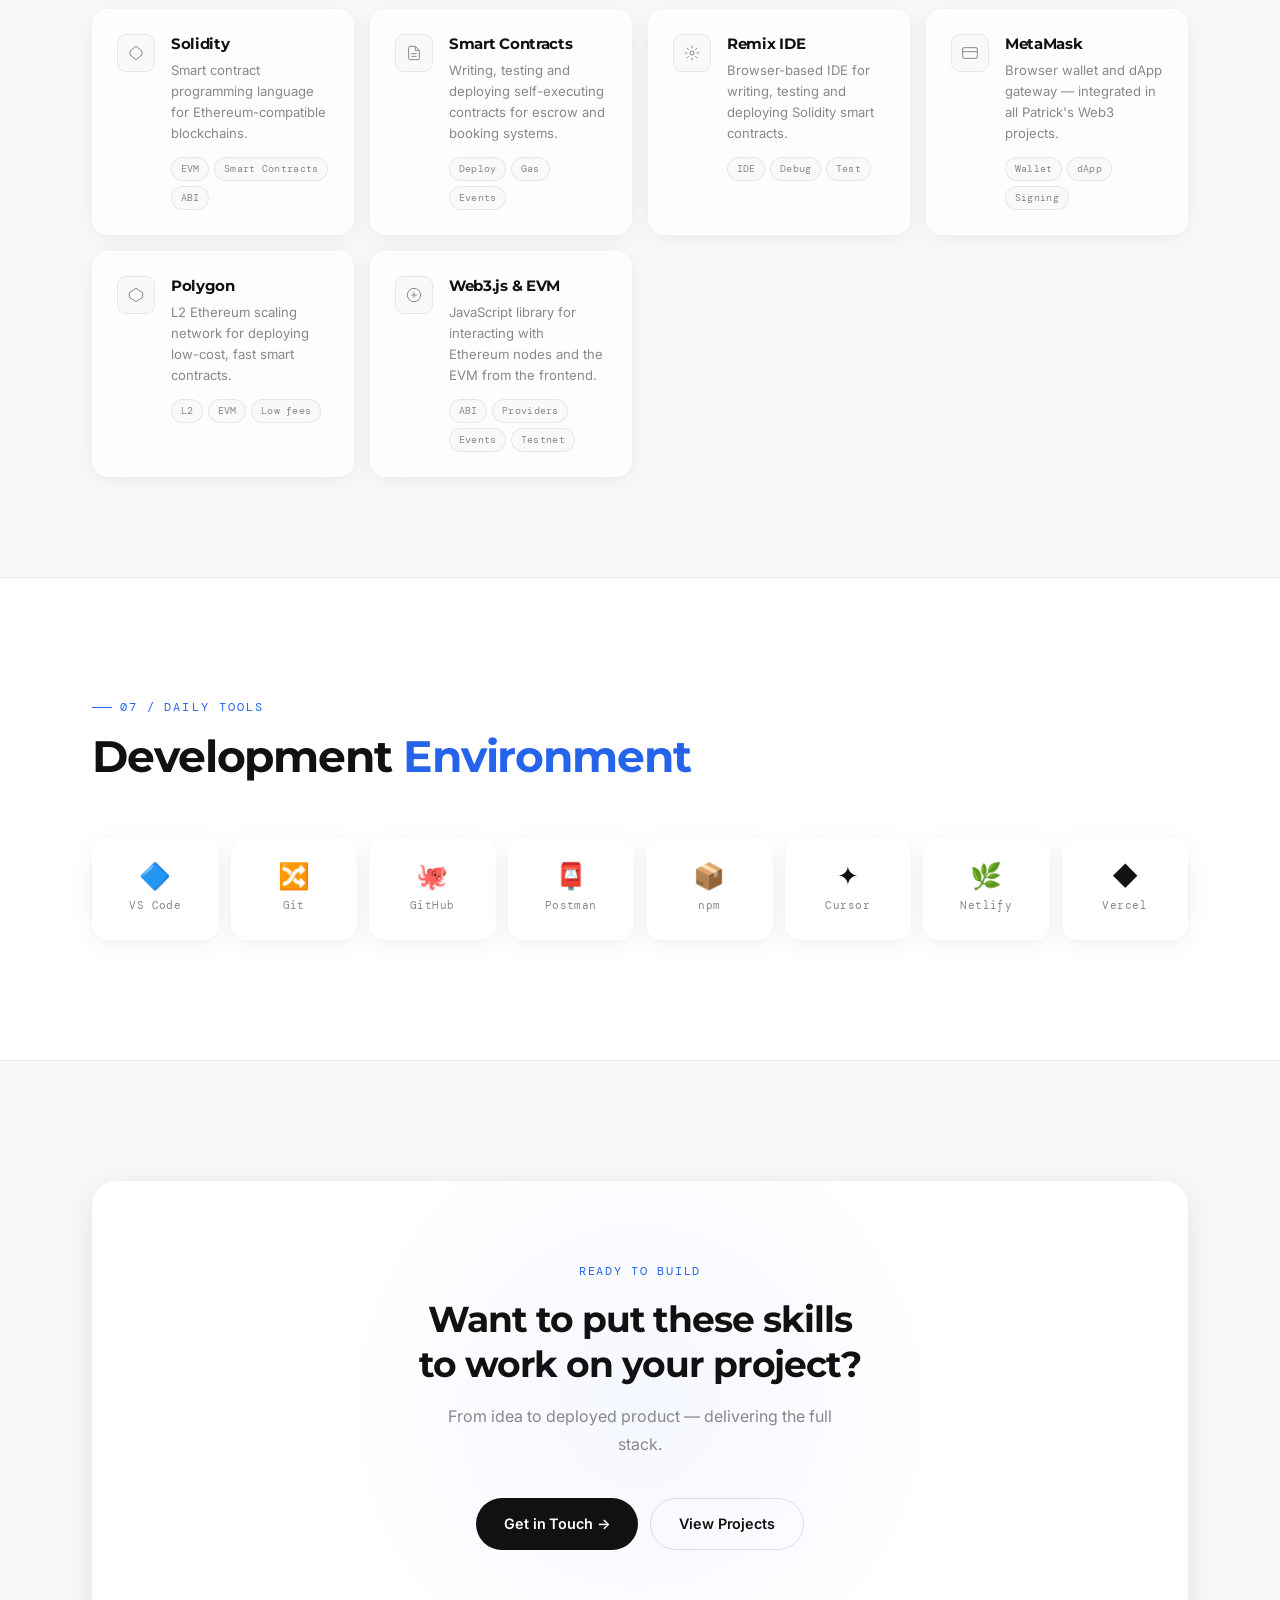
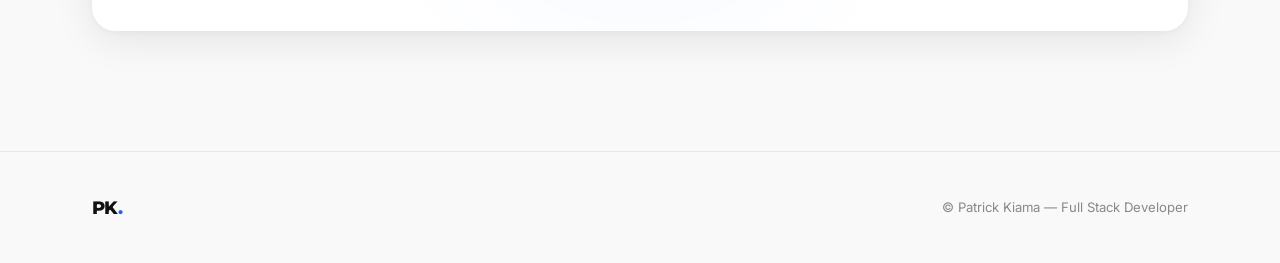
<file: skills.html>
<!DOCTYPE html>
<html lang="en">

<head>
  <meta charset="UTF-8" />
  <meta name="viewport" content="width=device-width, initial-scale=1.0" />
  <title>Skills — Patrick Kiama</title>
  <meta name="description" content="Technical skills across frontend, backend, databases, blockchain, cybersecurity, and data science. Proficient in React, Next.js, Node.js, Express, MongoDB, PostgreSQL, Solidity, Web3.js, Python, and security tools." />
  <link rel="canonical" href="https://patrick-kiama.netlify.app/skills.html" />
  <meta property="og:title" content="Skills — Patrick Kiama" />
  <meta property="og:description" content="Technical skills across frontend, backend, databases, blockchain, cybersecurity, and data science. 30+ technologies, 6 skill domains, 3+ years building." />
  <meta property="og:type" content="website" />
  <meta property="og:url" content="https://patrick-kiama.netlify.app/skills.html" />
  <meta property="og:image" content="https://patrick-kiama.netlify.app/img/og-image.jpg" />
  <meta name="twitter:card" content="summary_large_image" />
  <meta name="twitter:title" content="Skills — Patrick Kiama" />
  <meta name="twitter:description" content="Technical skills across frontend, backend, databases, blockchain, cybersecurity, and data science. 30+ technologies, 6 skill domains, 3+ years building." />
  <meta name="twitter:image" content="https://patrick-kiama.netlify.app/img/og-image.jpg" />
  <link rel="preconnect" href="https://fonts.googleapis.com" />
  <link rel="preconnect" href="https://fonts.gstatic.com" crossorigin />
  <link
    href="https://fonts.googleapis.com/css2?family=Montserrat:wght@400;500;600;700;800;900&family=Inter:wght@400;500;600&family=DM+Mono:wght@400;500&display=swap"
    rel="stylesheet" />
  <link rel="stylesheet" href="css/style.css" />
  <link rel="stylesheet" href="css/skills.css" />
  <link rel="stylesheet" href="css/staggeredmenu.css" />
</head>

<body>

  <!-- ===== NAV ===== -->
  <nav class="navbar" id="navbar">
    <div class="nav-inner">
      <a href="index.html" class="nav-logo">PK<span class="dot">.</span></a>
      <ul class="nav-links" id="navLinks">
        <li><a href="index.html">Home</a></li>
        <li><a href="about.html">About</a></li>
        <li><a href="skills.html">Skills</a></li>
        <li><a href="certifications.html">Credentials</a></li>
        <li><a href="projects.html">Projects</a></li>
        <li><a href="blockchain.html">Blockchain</a></li>
        <li><a href="github.html">GitHub</a></li>
        <li><a href="contact.html">Contact</a></li>
      </ul>
      <button class="hamburger" id="hamburger" aria-label="Toggle menu">
        <span></span><span></span><span></span>
      </button>
    </div>
  </nav>

  <!-- ===== HERO ===== -->
  <section class="skills-hero" id="home">
    <div class="skills-hero-bg"></div>
    <div class="skills-hero-orb orb-sk-1"></div>
    <div class="skills-hero-orb orb-sk-2"></div>

    <div class="container skills-hero-inner">
      <div class="skills-hero-content">
        <p class="hero-eyebrow"><span class="mono">&lt;</span> Expertise &amp; Tools <span class="mono">/&gt;</span></p>
        <h1 class="skills-hero-title">Technical<br /><em>Skills</em></h1>
        <p class="skills-hero-sub">
          Technologies and tools for designing, building and deploying modern digital platforms, from interactive
          interfaces to smart contracts.
        </p>
        <div class="skills-hero-ctas">
          <a href="index.html#projects" class="btn btn-primary">See Projects</a>
          <a href="index.html#contact" class="btn btn-ghost">Work With Me</a>
        </div>
      </div>

      <!-- Floating skill bubbles visual -->
      <div class="skills-hero-visual" aria-hidden="true">
        <div class="sk-bubble-grid">
          <!-- Frontend -->
          <span class="sk-bubble sk-b1">HTML5</span>
          <span class="sk-bubble sk-b2">CSS3</span>
          <span class="sk-bubble sk-b3">JavaScript</span>
          <span class="sk-bubble sk-b4">React</span>
          <span class="sk-bubble sk-b5">Next.js</span>

          <!-- Backend -->
          <span class="sk-bubble sk-b6">Node.js</span>
          <span class="sk-bubble sk-b7">Express.js</span>
          <span class="sk-bubble sk-b8">REST APIs</span>

          <!-- Smart Contracts / Web3 -->
          <span class="sk-bubble sk-b9">Solidity</span>
          <span class="sk-bubble sk-b10">Remix IDE</span>
          <span class="sk-bubble sk-b11">MetaMask</span>
          <span class="sk-bubble sk-b12">Web3.js</span>

          <!-- Database -->
          <span class="sk-bubble sk-b13">MongoDB</span>
          <span class="sk-bubble sk-b14">MySQL</span>

          <!-- Data Science -->
          <span class="sk-bubble sk-b15">Python</span>
          <span class="sk-bubble sk-b16">IBM Watson</span>
          <span class="sk-bubble sk-b17">Pandas</span>

          <!-- Cybersecurity -->
          <span class="sk-bubble sk-b18">Linux</span>
          <span class="sk-bubble sk-b19">Packet Tracer</span>
          <span class="sk-bubble sk-b20">Wireshark</span>
          <span class="sk-bubble sk-b21">Sguil</span>
        </div>
      </div>
    </div>

    <div class="hero-scroll-hint">
      <span>Scroll</span>
      <div class="scroll-line"></div>
    </div>
  </section>

  <!-- ===== SKILLS OVERVIEW STRIP ===== -->
  <section class="skills-strip">
    <div class="container">
      <div class="strip-inner">
        <div class="strip-item">
          <span class="strip-num">6</span>
          <span class="strip-label">Skill Domains</span>
        </div>
        <div class="strip-divider"></div>
        <div class="strip-item">
          <span class="strip-num">30+</span>
          <span class="strip-label">Technologies</span>
        </div>
        <div class="strip-divider"></div>
        <div class="strip-item">
          <span class="strip-num">3+</span>
          <span class="strip-label">Years Building</span>
        </div>
        <div class="strip-divider"></div>
        <div class="strip-item">
          <span class="strip-num">4+</span>
          <span class="strip-label">Certifications</span>
        </div>
      </div>
    </div>
  </section>

  <!-- ===== SKILLS CATEGORIES ===== -->
  <section class="section skills-main-section" id="skills">
    <div class="container">

      <!-- ── FRONTEND ── -->
      <div class="sk-category fade-in" id="frontend">
        <div class="sk-cat-header">
          <div class="sk-cat-icon sk-icon-frontend">
            <svg viewBox="0 0 24 24" fill="none" stroke="currentColor" stroke-width="1.5">
              <polyline points="16 18 22 12 16 6" />
              <polyline points="8 6 2 12 8 18" />
            </svg>
          </div>
          <div class="sk-cat-meta">
            <div class="section-label"><span class="mono">01 /</span> Frontend Development</div>
            <h2 class="sk-cat-title">Building <span class="accent">Interfaces</span></h2>
            <p class="sk-cat-desc">Building responsive, modern interfaces that provide smooth user experiences across
              all devices.</p>
          </div>
        </div>

        <div class="sk-cards-grid">
          <div class="sk-card">
            <div class="sk-card-icon">
              <svg viewBox="0 0 24 24" fill="none" stroke="currentColor" stroke-width="1.5">
                <path d="M4 3h16l-2 14-6 2-6-2L4 3z" />
              </svg>
            </div>
            <div class="sk-card-body">
              <h3>HTML5</h3>
              <p>Semantic, accessible markup — the structural foundation of every modern web page.</p>
              <div class="sk-tags"><span>Semantic</span><span>Accessible</span><span>SEO</span></div>
            </div>
          </div>

          <div class="sk-card">
            <div class="sk-card-icon">
              <svg viewBox="0 0 24 24" fill="none" stroke="currentColor" stroke-width="1.5">
                <path d="M4 3h16l-2 14-6 2-6-2L4 3z" />
              </svg>
            </div>
            <div class="sk-card-body">
              <h3>CSS3</h3>
              <p>Advanced layouts, animations, custom properties and visual polish for pixel-perfect UIs.</p>
              <div class="sk-tags"><span>Grid</span><span>Flexbox</span><span>Animations</span><span>Variables</span>
              </div>
            </div>
          </div>

          <div class="sk-card">
            <div class="sk-card-icon">
              <svg viewBox="0 0 24 24" fill="none" stroke="currentColor" stroke-width="1.5">
                <path d="M13 2L3 14h9l-1 8 10-12h-9l1-8z" />
              </svg>
            </div>
            <div class="sk-card-body">
              <h3>JavaScript</h3>
              <p>ES6+ scripting for dynamic, interactive experiences on both client and server sides.</p>
              <div class="sk-tags"><span>ES6+</span><span>DOM</span><span>Async/Await</span></div>
            </div>
          </div>

          <div class="sk-card">
            <div class="sk-card-icon">
              <svg viewBox="0 0 24 24" fill="none" stroke="currentColor" stroke-width="1.5">
                <circle cx="12" cy="12" r="10" />
                <path d="M12 2a10 10 0 0 1 0 20A10 10 0 0 0 12 2z" />
              </svg>
            </div>
            <div class="sk-card-body">
              <h3>React</h3>
              <p>Component-based UI development with hooks, context and modern state management.</p>
              <div class="sk-tags"><span>Hooks</span><span>Context</span><span>SPA</span></div>
            </div>
          </div>

          <div class="sk-card">
            <div class="sk-card-icon">
              <svg viewBox="0 0 24 24" fill="none" stroke="currentColor" stroke-width="1.5">
                <path d="M5 12h14M12 5l7 7-7 7" />
              </svg>
            </div>
            <div class="sk-card-body">
              <h3>Next.js</h3>
              <p>Full-stack React framework with SSR, SSG and API routes for production-grade applications.</p>
              <div class="sk-tags"><span>SSR</span><span>SSG</span><span>API Routes</span></div>
            </div>
          </div>

          <div class="sk-card">
            <div class="sk-card-icon">
              <svg viewBox="0 0 24 24" fill="none" stroke="currentColor" stroke-width="1.5">
                <rect x="2" y="3" width="20" height="14" rx="2" />
                <path d="M8 21h8M12 17v4" />
              </svg>
            </div>
            <div class="sk-card-body">
              <h3>Responsive Design</h3>
              <p>Mobile-first layouts using CSS Grid, Flexbox and media queries for all screen sizes.</p>
              <div class="sk-tags"><span>Mobile-first</span><span>Fluid Layouts</span><span>Media Queries</span></div>
            </div>
          </div>
        </div>
      </div>

      <div class="sk-section-divider"></div>

      <div class="sk-section-divider"></div>
      <!-- ── BACKEND ── -->
      <div class="sk-category fade-in" id="backend">
        <div class="sk-cat-header">
          <div class="sk-cat-icon sk-icon-backend">
            <svg viewBox="0 0 24 24" fill="none" stroke="currentColor" stroke-width="1.5">
              <rect x="2" y="3" width="20" height="14" rx="2" />
              <path d="M8 21h8M12 17v4" />
            </svg>
          </div>
          <div class="sk-cat-meta">
            <div class="section-label"><span class="mono">02 /</span> Backend Development</div>
            <h2 class="sk-cat-title">Powering <span class="accent">Systems</span></h2>
            <p class="sk-cat-desc">Developing secure and scalable server-side systems that power modern web
              applications.</p>
          </div>
        </div>

        <div class="sk-cards-grid">
          <div class="sk-card">
            <div class="sk-card-icon">
              <svg viewBox="0 0 24 24" fill="none" stroke="currentColor" stroke-width="1.5">
                <circle cx="12" cy="12" r="10" />
                <path d="M12 8v8M8 12h8" />
              </svg>
            </div>
            <div class="sk-card-body">
              <h3>Node.js</h3>
              <p>Server-side JavaScript runtime for building fast, scalable backend services and APIs.</p>
              <div class="sk-tags"><span>Runtime</span><span>Event Loop</span><span>NPM</span></div>
            </div>
          </div>

          <div class="sk-card">
            <div class="sk-card-icon">
              <svg viewBox="0 0 24 24" fill="none" stroke="currentColor" stroke-width="1.5">
                <path d="M3 12h18M3 6h18M3 18h18" />
              </svg>
            </div>
            <div class="sk-card-body">
              <h3>Express.js</h3>
              <p>Minimalist Node.js framework for building RESTful APIs and middleware-driven backends.</p>
              <div class="sk-tags"><span>REST</span><span>Middleware</span><span>Routing</span></div>
            </div>
          </div>

          <div class="sk-card">
            <div class="sk-card-icon">
              <svg viewBox="0 0 24 24" fill="none" stroke="currentColor" stroke-width="1.5">
                <path d="M14 2H6a2 2 0 0 0-2 2v16a2 2 0 0 0 2 2h12a2 2 0 0 0 2-2V8z" />
                <polyline points="14 2 14 8 20 8" />
              </svg>
            </div>
            <div class="sk-card-body">
              <h3>REST APIs</h3>
              <p>Designing and consuming clean RESTful API architectures for seamless data exchange.</p>
              <div class="sk-tags"><span>CRUD</span><span>JSON</span><span>Endpoints</span></div>
            </div>
          </div>

          <div class="sk-card">
            <div class="sk-card-icon">
              <svg viewBox="0 0 24 24" fill="none" stroke="currentColor" stroke-width="1.5">
                <path d="M12 22s8-4 8-10V5l-8-3-8 3v7c0 6 8 10 8 10z" />
              </svg>
            </div>
            <div class="sk-card-body">
              <h3>Authentication Systems</h3>
              <p>JWT, OAuth2, session-based auth and secure role-based access control systems.</p>
              <div class="sk-tags"><span>JWT</span><span>OAuth2</span><span>RBAC</span></div>
            </div>
          </div>

          <div class="sk-card">
            <div class="sk-card-icon">
              <svg viewBox="0 0 24 24" fill="none" stroke="currentColor" stroke-width="1.5">
                <rect x="1" y="4" width="22" height="16" rx="2" />
                <path d="M1 10h22" />
              </svg>
            </div>
            <div class="sk-card-body">
              <h3>Payment Integrations</h3>
              <p>M-Pesa Daraja, Paystack and Stripe for seamless checkout and mobile money flows.</p>
              <div class="sk-tags"><span>M-Pesa</span><span>Paystack</span><span>Stripe</span></div>
            </div>
          </div>
        </div>
      </div>

      <div class="sk-section-divider"></div>

      <!-- ── DATABASE ── -->
      <div class="sk-category fade-in" id="database">
        <div class="sk-cat-header">
          <div class="sk-cat-icon sk-icon-database">
            <svg viewBox="0 0 24 24" fill="none" stroke="currentColor" stroke-width="1.5">
              <ellipse cx="12" cy="5" rx="9" ry="3" />
              <path d="M3 5v14c0 1.66 4.03 3 9 3s9-1.34 9-3V5" />
              <path d="M3 12c0 1.66 4.03 3 9 3s9-1.34 9-3" />
            </svg>
          </div>
          <div class="sk-cat-meta">
            <div class="section-label"><span class="mono">03 /</span> Database Systems</div>
            <h2 class="sk-cat-title">Managing <span class="accent">Data</span></h2>
            <p class="sk-cat-desc">Designing efficient data models and scalable storage solutions for high-performance
              applications.</p>
          </div>
        </div>

        <div class="sk-cards-grid sk-cards-3col">
          <div class="sk-card sk-card-featured">
            <div class="sk-card-icon">
              <svg viewBox="0 0 24 24" fill="none" stroke="currentColor" stroke-width="1.5">
                <path
                  d="M12 2C6.48 2 2 6.48 2 12s4.48 10 10 10 10-4.48 10-10S17.52 2 12 2zm0 18c-4.41 0-8-3.59-8-8s3.59-8 8-8 8 3.59 8 8-3.59 8-8 8z" />
              </svg>
            </div>
            <div class="sk-card-body">
              <h3>MongoDB</h3>
              <p>NoSQL document database for flexible, scalable data storage in modern applications.</p>
              <div class="sk-tags"><span>NoSQL</span><span>Documents</span><span>Atlas</span><span>Aggregation</span>
              </div>
            </div>
          </div>

          <div class="sk-card sk-card-featured">
            <div class="sk-card-icon">
              <svg viewBox="0 0 24 24" fill="none" stroke="currentColor" stroke-width="1.5">
                <path d="M21 15a2 2 0 0 1-2 2H7l-4 4V5a2 2 0 0 1 2-2h14a2 2 0 0 1 2 2z" />
              </svg>
            </div>
            <div class="sk-card-body">
              <h3>PostgreSQL</h3>
              <p>Powerful relational database for complex queries, ACID compliance and data integrity.</p>
              <div class="sk-tags"><span>SQL</span><span>ACID</span><span>Relational</span><span>Indexes</span></div>
            </div>
          </div>

          <div class="sk-card sk-card-featured">
            <div class="sk-card-icon">
              <svg viewBox="0 0 24 24" fill="none" stroke="currentColor" stroke-width="1.5">
                <ellipse cx="12" cy="5" rx="9" ry="3" />
                <path d="M3 5v14c0 1.66 4.03 3 9 3s9-1.34 9-3V5" />
                <path d="M3 12c0 1.66 4.03 3 9 3s9-1.34 9-3" />
              </svg>
            </div>
            <div class="sk-card-body">
              <h3>MySQL</h3>
              <p>Widely-used relational database powering robust data layers across multiple platforms.</p>
              <div class="sk-tags"><span>SQL</span><span>Relational</span><span>Joins</span></div>
            </div>
          </div>
        </div>
      </div>

      <div class="sk-section-divider"></div>

      <!-- ── DATA SCIENCE ── -->
      <div class="sk-category fade-in" id="data-science">
        <div class="sk-cat-header">
          <div class="sk-cat-icon sk-icon-data">
            <svg viewBox="0 0 24 24" fill="none" stroke="currentColor" stroke-width="1.5">
              <polyline points="22 12 18 12 15 21 9 3 6 12 2 12" />
            </svg>
          </div>
          <div class="sk-cat-meta">
            <div class="section-label"><span class="mono">04 /</span> Data Science</div>
            <h2 class="sk-cat-title">Extracting <span class="accent">Insights</span></h2>
            <p class="sk-cat-desc">Using data analysis techniques to extract insights and support intelligent
              decision-making.</p>
          </div>
        </div>

        <div class="sk-cards-grid">
          <div class="sk-card">
            <div class="sk-card-icon">
              <svg viewBox="0 0 24 24" fill="none" stroke="currentColor" stroke-width="1.5">
                <path d="M12 2a10 10 0 1 0 0 20A10 10 0 0 0 12 2z" />
                <path d="M12 8v4l3 3" />
              </svg>
            </div>
            <div class="sk-card-body">
              <h3>Python</h3>
              <p>Primary language for data science workflows, scripting and automation tasks.</p>
              <div class="sk-tags"><span>NumPy</span><span>Pandas</span><span>Matplotlib</span></div>
            </div>
          </div>

          <div class="sk-card">
            <div class="sk-card-icon">
              <svg viewBox="0 0 24 24" fill="none" stroke="currentColor" stroke-width="1.5">
                <line x1="18" y1="20" x2="18" y2="10" />
                <line x1="12" y1="20" x2="12" y2="4" />
                <line x1="6" y1="20" x2="6" y2="14" />
              </svg>
            </div>
            <div class="sk-card-body">
              <h3>Data Analysis</h3>
              <p>Cleaning, transforming and visualising datasets to uncover actionable business patterns.</p>
              <div class="sk-tags"><span>EDA</span><span>Visualisation</span><span>Pandas</span></div>
            </div>
          </div>

          <div class="sk-card">
            <div class="sk-card-icon">
              <svg viewBox="0 0 24 24" fill="none" stroke="currentColor" stroke-width="1.5">
                <circle cx="12" cy="12" r="10" />
                <path d="M8 14s1.5 2 4 2 4-2 4-2M9 9h.01M15 9h.01" />
              </svg>
            </div>
            <div class="sk-card-body">
              <h3>Statistical Modeling</h3>
              <p>Applying statistical methods for data-driven predictions and business intelligence.</p>
              <div class="sk-tags"><span>Regression</span><span>Probability</span><span>Inference</span></div>
            </div>
          </div>

          <div class="sk-card">
            <div class="sk-card-icon">
              <svg viewBox="0 0 24 24" fill="none" stroke="currentColor" stroke-width="1.5">
                <path
                  d="M9 3H5a2 2 0 0 0-2 2v4m6-6h10a2 2 0 0 1 2 2v4M9 3v18m0 0h10a2 2 0 0 0 2-2V9M9 21H5a2 2 0 0 1-2-2V9m0 0h18" />
              </svg>
            </div>
            <div class="sk-card-body">
              <h3>Machine Learning Fundamentals</h3>
              <p>Supervised learning concepts, model evaluation and ML workflow design.</p>
              <div class="sk-tags"><span>Scikit-learn</span><span>Classification</span><span>IBM</span></div>
            </div>
          </div>
        </div>
      </div>

      <div class="sk-section-divider"></div>

      <!-- ── CYBERSECURITY ── -->
      <div class="sk-category fade-in" id="cybersecurity">
        <div class="sk-cat-header">
          <div class="sk-cat-icon sk-icon-cyber">
            <svg viewBox="0 0 24 24" fill="none" stroke="currentColor" stroke-width="1.5">
              <path d="M12 22s8-4 8-10V5l-8-3-8 3v7c0 6 8 10 8 10z" />
            </svg>
          </div>
          <div class="sk-cat-meta">
            <div class="section-label"><span class="mono">05 /</span> Cybersecurity</div>
            <h2 class="sk-cat-title">Securing <span class="accent">Systems</span></h2>
            <p class="sk-cat-desc">Implementing best practices that protect systems, data and users from security
              threats.</p>
          </div>
        </div>

        <div class="sk-cards-grid">
          <div class="sk-card">
            <div class="sk-card-icon">
              <svg viewBox="0 0 24 24" fill="none" stroke="currentColor" stroke-width="1.5">
                <path d="M22 12h-4l-3 9L9 3l-3 9H2" />
              </svg>
            </div>
            <div class="sk-card-body">
              <h3>Network Security</h3>
              <p>Understanding network topologies, firewalls and protocols to secure data transmission.</p>
              <div class="sk-tags"><span>Cisco</span><span>Firewalls</span><span>TCP/IP</span></div>
            </div>
          </div>

          <div class="sk-card">
            <div class="sk-card-icon">
              <svg viewBox="0 0 24 24" fill="none" stroke="currentColor" stroke-width="1.5">
                <circle cx="11" cy="11" r="8" />
                <path d="m21 21-4.35-4.35" />
              </svg>
            </div>
            <div class="sk-card-body">
              <h3>Ethical Hacking Fundamentals</h3>
              <p>Penetration testing concepts, vulnerability assessment and responsible disclosure.</p>
              <div class="sk-tags"><span>Pen Testing</span><span>OWASP</span><span>Recon</span></div>
            </div>
          </div>

          <div class="sk-card">
            <div class="sk-card-icon">
              <svg viewBox="0 0 24 24" fill="none" stroke="currentColor" stroke-width="1.5">
                <rect x="3" y="11" width="18" height="11" rx="2" />
                <path d="M7 11V7a5 5 0 0 1 10 0v4" />
              </svg>
            </div>
            <div class="sk-card-body">
              <h3>Secure Web Practices</h3>
              <p>Building applications with HTTPS, input validation, CORS and injection prevention.</p>
              <div class="sk-tags"><span>HTTPS</span><span>CORS</span><span>XSS</span><span>SQL Injection</span></div>
            </div>
          </div>

          <div class="sk-card">
            <div class="sk-card-icon">
              <svg viewBox="0 0 24 24" fill="none" stroke="currentColor" stroke-width="1.5">
                <path d="M10.29 3.86L1.82 18a2 2 0 0 0 1.71 3h16.94a2 2 0 0 0 1.71-3L13.71 3.86a2 2 0 0 0-3.42 0z" />
                <line x1="12" y1="9" x2="12" y2="13" />
                <line x1="12" y1="17" x2="12.01" y2="17" />
              </svg>
            </div>
            <div class="sk-card-body">
              <h3>Threat Detection Principles</h3>
              <p>Identifying attack vectors, anomaly patterns and responding to security incidents.</p>
              <div class="sk-tags"><span>Monitoring</span><span>Incident Response</span><span>SIEM</span></div>
            </div>
          </div>
        </div>
      </div>

      <div class="sk-section-divider"></div>

      <!-- ── BLOCKCHAIN ── -->
      <div class="sk-category fade-in" id="blockchain">
        <div class="sk-cat-header">
          <div class="sk-cat-icon sk-icon-blockchain">
            <svg viewBox="0 0 24 24" fill="none" stroke="currentColor" stroke-width="1.5">
              <path d="M13 2L3 14h9l-1 8 10-12h-9l1-8z" />
            </svg>
          </div>
          <div class="sk-cat-meta">
            <div class="section-label"><span class="mono">06 /</span> Blockchain &amp; Smart Contracts</div>
            <h2 class="sk-cat-title">Decentralized <span class="accent">Systems</span></h2>
            <p class="sk-cat-desc">Building decentralized applications and secure blockchain-based systems for trustless
              digital transactions.</p>
          </div>
        </div>

        <div class="sk-cards-grid">
          <div class="sk-card sk-card-web3">
            <div class="sk-card-icon">
              <svg viewBox="0 0 24 24" fill="none" stroke="currentColor" stroke-width="1.5">
                <path d="M12 2l9 7v6l-9 7-9-7V9l9-7z" />
              </svg>
            </div>
            <div class="sk-card-body">
              <h3>Solidity</h3>
              <p>Smart contract programming language for Ethereum-compatible blockchains.</p>
              <div class="sk-tags"><span>EVM</span><span>Smart Contracts</span><span>ABI</span></div>
            </div>
          </div>

          <div class="sk-card sk-card-web3">
            <div class="sk-card-icon">
              <svg viewBox="0 0 24 24" fill="none" stroke="currentColor" stroke-width="1.5">
                <path d="M14 2H6a2 2 0 0 0-2 2v16a2 2 0 0 0 2 2h12a2 2 0 0 0 2-2V8z" />
                <polyline points="14 2 14 8 20 8" />
                <line x1="16" y1="13" x2="8" y2="13" />
                <line x1="16" y1="17" x2="8" y2="17" />
              </svg>
            </div>
            <div class="sk-card-body">
              <h3>Smart Contracts</h3>
              <p>Writing, testing and deploying self-executing contracts for escrow and booking systems.</p>
              <div class="sk-tags"><span>Deploy</span><span>Gas</span><span>Events</span></div>
            </div>
          </div>

          <div class="sk-card sk-card-web3">
            <div class="sk-card-icon">
              <svg viewBox="0 0 24 24" fill="none" stroke="currentColor" stroke-width="1.5">
                <circle cx="12" cy="12" r="3" />
                <path
                  d="M12 1v4M12 19v4M4.22 4.22l2.83 2.83M16.95 16.95l2.83 2.83M1 12h4M19 12h4M4.22 19.78l2.83-2.83M16.95 7.05l2.83-2.83" />
              </svg>
            </div>
            <div class="sk-card-body">
              <h3>Remix IDE</h3>
              <p>Browser-based IDE for writing, testing and deploying Solidity smart contracts.</p>
              <div class="sk-tags"><span>IDE</span><span>Debug</span><span>Test</span></div>
            </div>
          </div>

          <div class="sk-card sk-card-web3">
            <div class="sk-card-icon">
              <svg viewBox="0 0 24 24" fill="none" stroke="currentColor" stroke-width="1.5">
                <rect x="1" y="4" width="22" height="16" rx="2" />
                <path d="M1 10h22" />
              </svg>
            </div>
            <div class="sk-card-body">
              <h3>MetaMask</h3>
              <p>Browser wallet and dApp gateway — integrated in all Patrick's Web3 projects.</p>
              <div class="sk-tags"><span>Wallet</span><span>dApp</span><span>Signing</span></div>
            </div>
          </div>

          <div class="sk-card sk-card-web3">
            <div class="sk-card-icon">
              <svg viewBox="0 0 24 24" fill="none" stroke="currentColor" stroke-width="1.5">
                <polygon points="12 2 22 8.5 22 15.5 12 22 2 15.5 2 8.5 12 2" />
              </svg>
            </div>
            <div class="sk-card-body">
              <h3>Polygon</h3>
              <p>L2 Ethereum scaling network for deploying low-cost, fast smart contracts.</p>
              <div class="sk-tags"><span>L2</span><span>EVM</span><span>Low fees</span></div>
            </div>
          </div>

          <div class="sk-card sk-card-web3">
            <div class="sk-card-icon">
              <svg viewBox="0 0 24 24" fill="none" stroke="currentColor" stroke-width="1.5">
                <circle cx="12" cy="12" r="10" />
                <path d="M12 8v8M8 12h8" />
              </svg>
            </div>
            <div class="sk-card-body">
              <h3>Web3.js &amp; EVM</h3>
              <p>JavaScript library for interacting with Ethereum nodes and the EVM from the frontend.</p>
              <div class="sk-tags"><span>ABI</span><span>Providers</span><span>Events</span><span>Testnet</span></div>
            </div>
          </div>
        </div>
      </div>

    </div>
  </section>

  <!-- ===== TOOLS STRIP ===== -->
  <section class="section sk-tools-section">
    <div class="container fade-in">
      <div class="section-label"><span class="mono">07 /</span> Daily Tools</div>
      <h2 class="section-title">Development <span class="accent">Environment</span></h2>

      <div class="sk-tools-grid">
        <div class="sk-tool-card">
          <span class="sk-tool-emoji">🔷</span>
          <span class="sk-tool-name">VS Code</span>
        </div>
        <div class="sk-tool-card">
          <span class="sk-tool-emoji">🔀</span>
          <span class="sk-tool-name">Git</span>
        </div>
        <div class="sk-tool-card">
          <span class="sk-tool-emoji">🐙</span>
          <span class="sk-tool-name">GitHub</span>
        </div>
        <div class="sk-tool-card">
          <span class="sk-tool-emoji">📮</span>
          <span class="sk-tool-name">Postman</span>
        </div>
        <div class="sk-tool-card">
          <span class="sk-tool-emoji">📦</span>
          <span class="sk-tool-name">npm</span>
        </div>
        <div class="sk-tool-card">
          <span class="sk-tool-emoji">✦</span>
          <span class="sk-tool-name">Cursor</span>
        </div>
        <div class="sk-tool-card">
          <span class="sk-tool-emoji">🌿</span>
          <span class="sk-tool-name">Netlify</span>
        </div>
        <div class="sk-tool-card">
          <span class="sk-tool-emoji">◆</span>
          <span class="sk-tool-name">Vercel</span>
        </div>
      </div>
    </div>
  </section>

  <!-- ===== CTA ===== -->
  <section class="section sk-cta-section">
    <div class="container fade-in">
      <div class="sk-cta-inner">
        <div class="sk-cta-bg-orb"></div>
        <p class="sk-cta-label mono">Ready to build</p>
        <h2 class="sk-cta-heading">Want to put these skills<br />to work on your project?</h2>
        <p class="sk-cta-sub">From idea to deployed product — delivering the full stack.</p>
        <div class="sk-cta-btns">
          <a href="index.html#contact" class="btn btn-primary">Get in Touch →</a>
          <a href="index.html#projects" class="btn btn-ghost">View Projects</a>
        </div>
      </div>
    </div>
  </section>

  <!-- ===== FOOTER ===== -->
  <footer class="footer">
    <div class="container">
      <div class="footer-inner">
        <span class="footer-logo">PK<span class="dot">.</span></span>
        <p>© Patrick Kiama — Full Stack Developer</p>
      </div>
    </div>
  </footer>

  <script src="js/config.js"></script>
  <script src="js/main.js"></script>
  <script src="js/skills.js"></script>
  <script src="js/staggeredmenu.js"></script>
</body>

</html>
</file>
<file: css/style.css>
/* ============================================================
   PATRICK KIAMA — Portfolio CSS
   Design: Premium Minimal — Apple / Stripe / Linear / Vercel
   Fonts: Montserrat (display) + Inter (body) + DM Mono (code)
   ============================================================ */

/* ===== CSS Variables ===== */
:root {
  /* Colors */
  --bg: #f9f9f9;
  --bg-alt: #ffffff;
  --bg-card: #ffffff;
  --text: #111111;
  --text-2: #444444;
  --text-muted: #888888;
  --accent: #2563eb;
  --accent-light: #eff6ff;
  --accent-mid: #3b82f6;
  --border: rgba(0, 0, 0, 0.08);
  --border-mid: rgba(0, 0, 0, 0.12);
  --white: #ffffff;

  /* Shadows */
  --shadow-sm: 0 1px 3px rgba(0, 0, 0, 0.06), 0 1px 2px rgba(0, 0, 0, 0.04);
  --shadow-md: 0 4px 16px rgba(0, 0, 0, 0.07), 0 1px 4px rgba(0, 0, 0, 0.04);
  --shadow-lg: 0 12px 40px rgba(0, 0, 0, 0.10), 0 2px 8px rgba(0, 0, 0, 0.05);
  --shadow-xl: 0 24px 64px rgba(0, 0, 0, 0.12), 0 4px 16px rgba(0, 0, 0, 0.06);
  --shadow-blue: 0 8px 32px rgba(37, 99, 235, 0.18);

  /* Typography */
  --font-display: 'Montserrat', sans-serif;
  --font-body: 'Inter', sans-serif;
  --font-mono: 'DM Mono', monospace;

  /* Layout */
  --radius: 16px;
  --radius-sm: 8px;
  --radius-lg: 24px;
  --transition: 0.3s cubic-bezier(0.4, 0, 0.2, 1);
  --section-gap: 120px;

  /* ── Glassmorphism ── */
  --glass-bg: rgba(255, 255, 255, 0.70);
  --glass-bg-strong: rgba(255, 255, 255, 0.88);
  --glass-border: rgba(255, 255, 255, 0.55);
  --glass-blur: blur(14px) saturate(160%);
  --glass-blur-lg: blur(24px) saturate(180%);
  --glass-shadow: 0 4px 24px rgba(0, 0, 0, 0.06), 0 1px 4px rgba(0, 0, 0, 0.03);
  --glass-shadow-lg: 0 8px 40px rgba(0, 0, 0, 0.09), 0 2px 8px rgba(0, 0, 0, 0.04);
}

/* ===== Dark Theme Variables ===== */
[data-theme="dark"] {
  --bg: #0f1117;
  --bg-alt: #161821;
  --bg-card: #1c1e29;
  --text: #ffffff;
  --text-2: #e2e8f0;
  --text-muted: #94a3b8;
  --accent: #3b82f6;
  --accent-light: rgba(59, 130, 246, 0.15);
  --accent-mid: #60a5fa;
  --border: rgba(255, 255, 255, 0.08);
  --border-mid: rgba(255, 255, 255, 0.12);
  --white: #ffffff;

  --glass-bg: rgba(28, 30, 41, 0.70);
  --glass-bg-strong: rgba(28, 30, 41, 0.88);
  --glass-border: rgba(255, 255, 255, 0.1);
  --glass-shadow: 0 4px 24px rgba(0, 0, 0, 0.4), 0 1px 4px rgba(0, 0, 0, 0.2);
  --glass-shadow-lg: 0 8px 40px rgba(0, 0, 0, 0.5), 0 2px 8px rgba(0, 0, 0, 0.25);
}

/* ── Dark: Navbar ── */
[data-theme="dark"] .navbar {
  background: rgba(15, 17, 23, 0.85);
  border-bottom-color: rgba(255, 255, 255, 0.07);
  box-shadow: 0 1px 20px rgba(0, 0, 0, 0.35), 0 0 0 1px rgba(255, 255, 255, 0.04);
}

[data-theme="dark"] .navbar.scrolled {
  background: rgba(15, 17, 23, 0.96);
}

/* ── Dark: Mobile side nav ── */
[data-theme="dark"] .nav-links {
  background: rgba(22, 24, 33, 0.98);
  border-left-color: rgba(255, 255, 255, 0.07);
}

[data-theme="dark"] .nav-links a {
  color: var(--text-2);
}

/* ── Dark: Form wrapper ── */
[data-theme="dark"] .contact-form-wrap {
  background: rgba(28, 30, 41, 0.88);
  border-color: rgba(255, 255, 255, 0.08);
  box-shadow: 0 8px 40px rgba(0, 0, 0, 0.35), 0 1px 4px rgba(0, 0, 0, 0.2);
}

/* ── Dark: Inputs & Textareas ── */
[data-theme="dark"] .form-group input,
[data-theme="dark"] .form-group textarea {
  background: rgba(255, 255, 255, 0.05);
  border-color: rgba(255, 255, 255, 0.1);
  color: var(--text);
  box-shadow: none;
}

[data-theme="dark"] .form-group input::placeholder,
[data-theme="dark"] .form-group textarea::placeholder {
  color: var(--text-muted);
}

[data-theme="dark"] .form-group input:hover,
[data-theme="dark"] .form-group textarea:hover {
  background: rgba(255, 255, 255, 0.08);
  border-color: rgba(255, 255, 255, 0.18);
}

[data-theme="dark"] .form-group input:focus,
[data-theme="dark"] .form-group textarea:focus {
  background: rgba(255, 255, 255, 0.07);
  border-color: var(--accent);
  box-shadow: 0 0 0 3px rgba(59, 130, 246, 0.2);
}

/* ── Dark: Buttons ── */
[data-theme="dark"] .btn-primary {
  background: #ffffff;
  color: #0f1117;
}

[data-theme="dark"] .btn-primary:hover {
  background: #e2e8f0;
  box-shadow: 0 6px 20px rgba(0, 0, 0, 0.4);
}

[data-theme="dark"] .btn-ghost {
  background: transparent;
  color: var(--text);
  border-color: rgba(255, 255, 255, 0.18);
}

[data-theme="dark"] .btn-ghost:hover {
  background: rgba(255, 255, 255, 0.07);
  border-color: rgba(255, 255, 255, 0.35);
}

[data-theme="dark"] .btn-outline {
  background: rgba(59, 130, 246, 0.12);
  color: #60a5fa;
  border-color: rgba(59, 130, 246, 0.25);
}

/* ── Dark: Social links ── */
[data-theme="dark"] .social-link {
  background: rgba(28, 30, 41, 0.85);
  border-color: rgba(255, 255, 255, 0.09);
}

[data-theme="dark"] .social-link:hover {
  background: rgba(59, 130, 246, 0.12);
  border-color: rgba(59, 130, 246, 0.3);
  color: #60a5fa;
}

/* ── Dark: Badge Toast ── */
[data-theme="dark"] .badge-toast {
  background: rgba(28, 30, 41, 0.95);
  border-color: rgba(255, 255, 255, 0.1);
  box-shadow: 0 8px 40px rgba(0, 0, 0, 0.5), 0 1px 4px rgba(0, 0, 0, 0.3);
}

[data-theme="dark"] .bt-name {
  color: var(--text);
}

[data-theme="dark"] .bt-issuer {
  color: var(--text-muted);
}

[data-theme="dark"] .bt-close {
  color: var(--text-muted);
}

[data-theme="dark"] .bt-progress {
  background: rgba(59, 130, 246, 0.4);
}

/* ── Dark: Cert cards ── */
[data-theme="dark"] .cert-card {
  background: var(--bg-card);
  border-color: var(--border);
}

/* ── Dark: Skill card glow fix ── */
[data-theme="dark"] .skill-card:hover {
  background: var(--bg-card) !important;
}

/* ── Dark: GitHub inner ── */
[data-theme="dark"] .github-inner {
  background: var(--bg-alt);
  border-color: var(--border);
}

/* ── Dark: Project cards ── */
[data-theme="dark"] .project-card {
  background: var(--bg-card);
  border-color: var(--border);
}

[data-theme="dark"] .project-info h3 {
  color: var(--text);
}

[data-theme="dark"] .project-info p {
  color: var(--text-muted);
}

[data-theme="dark"] .project-tags span {
  background: rgba(255, 255, 255, 0.06);
  color: var(--text-muted);
  border-color: rgba(255, 255, 255, 0.08);
}

/* ===== Theme Toggle Button ===== */
.theme-toggle {
  position: fixed;
  bottom: 24px;
  left: 24px;
  width: 48px;
  height: 48px;
  border-radius: 50%;
  background: var(--bg-card);
  border: 1px solid var(--border-mid);
  box-shadow: var(--shadow-lg);
  display: flex;
  align-items: center;
  justify-content: center;
  cursor: pointer;
  z-index: 9999;
  color: var(--text);
  transition: all var(--transition);
}

.theme-toggle:hover {
  transform: translateY(-2px);
  box-shadow: var(--shadow-xl);
  border-color: var(--accent);
}

.theme-toggle svg {
  width: 22px;
  height: 22px;
  transition: transform 0.3s cubic-bezier(0.4, 0, 0.2, 1);
}

.theme-toggle .moon-icon {
  display: block;
}

.theme-toggle .sun-icon {
  display: none;
}

[data-theme="dark"] .theme-toggle .moon-icon {
  display: none;
}

[data-theme="dark"] .theme-toggle .sun-icon {
  display: block;
}

[data-theme="dark"] .theme-toggle svg {
  color: #fbbf24;
}

/* ===== Reset & Base ===== */
*,
*::before,
*::after {
  box-sizing: border-box;
  margin: 0;
  padding: 0;
}

html {
  scroll-behavior: smooth;
  font-size: 16px;
  -webkit-text-size-adjust: 100%;
}

body {
  background: var(--bg);
  color: var(--text);
  font-family: var(--font-body);
  font-weight: 400;
  line-height: 1.7;
  overflow-x: hidden;
  -webkit-font-smoothing: antialiased;
  -moz-osx-font-smoothing: grayscale;
}

img {
  display: block;
  max-width: 100%;
}

a {
  text-decoration: none;
  color: inherit;
}

ul {
  list-style: none;
}

.mono {
  font-family: var(--font-mono);
}

.accent {
  color: var(--accent);
}

.dot {
  color: var(--accent);
}

.container {
  max-width: 1160px;
  margin: 0 auto;
  padding: 0 2rem;
}

/* ===== Section Base ===== */
.section {
  padding: var(--section-gap) 0;
  position: relative;
}

.section-label {
  font-family: var(--font-mono);
  font-size: 0.72rem;
  letter-spacing: 0.18em;
  color: var(--accent);
  text-transform: uppercase;
  margin-bottom: 0.85rem;
  display: flex;
  align-items: center;
  gap: 0.5rem;
}

.section-label::before {
  content: '';
  display: inline-block;
  width: 20px;
  height: 1px;
  background: var(--accent);
}

.section-title {
  font-family: var(--font-display);
  font-size: clamp(2rem, 3.5vw, 2.75rem);
  font-weight: 700;
  line-height: 1.15;
  letter-spacing: -0.025em;
  margin-bottom: 3.5rem;
  color: var(--text);
}

.section-cta {
  text-align: center;
  margin-top: 3rem;
}

/* ===== Buttons ===== */
.btn {
  display: inline-flex;
  align-items: center;
  justify-content: center;
  font-family: var(--font-body);
  font-size: 0.9rem;
  font-weight: 600;
  letter-spacing: -0.01em;
  padding: 0.8rem 1.75rem;
  border-radius: 100px;
  cursor: pointer;
  transition: all var(--transition);
  border: none;
  outline: none;
  position: relative;
}

.btn-primary {
  background: var(--text);
  color: var(--white);
}

.btn-primary:hover {
  background: #333;
  transform: translateY(-1px);
  box-shadow: 0 6px 20px rgba(0, 0, 0, 0.18);
}

.btn-ghost {
  background: transparent;
  color: var(--text);
  border: 1.5px solid var(--border-mid);
}

.btn-ghost:hover {
  border-color: var(--text);
  background: rgba(0, 0, 0, 0.04);
  transform: translateY(-1px);
}

.btn-outline {
  background: var(--accent-light);
  color: var(--accent);
  border: 1.5px solid rgba(37, 99, 235, 0.15);
}

.btn-outline:hover {
  background: #dbeafe;
  border-color: var(--accent);
  transform: translateY(-1px);
}

.btn.full-width {
  width: 100%;
}

/* ===== Fade-in Animation ===== */
.fade-in {
  opacity: 0;
  transform: translateY(24px);
  transition: opacity 0.75s cubic-bezier(0.4, 0, 0.2, 1), transform 0.75s cubic-bezier(0.4, 0, 0.2, 1);
}

.fade-in.visible {
  opacity: 1;
  transform: translateY(0);
}

/* ============================================================
   NAVBAR
   ============================================================ */
.navbar {
  position: fixed;
  top: 0;
  left: 0;
  right: 0;
  z-index: 1000;
  background: rgba(249, 249, 249, 0.82);
  backdrop-filter: blur(20px) saturate(180%);
  -webkit-backdrop-filter: blur(20px) saturate(180%);
  border-bottom: 1px solid rgba(255, 255, 255, 0.45);
  box-shadow: 0 1px 20px rgba(0, 0, 0, 0.05), 0 0 0 1px rgba(0, 0, 0, 0.04);
  transition: background 0.4s ease, backdrop-filter 0.4s ease, border-color 0.4s ease, box-shadow 0.4s ease;
}

.navbar.scrolled {
  background: rgba(249, 249, 249, 0.92);
  backdrop-filter: blur(24px) saturate(200%);
  -webkit-backdrop-filter: blur(24px) saturate(200%);
  border-bottom-color: var(--border);
  box-shadow: 0 1px 24px rgba(0, 0, 0, 0.08), 0 0 0 1px rgba(0, 0, 0, 0.05);
}

.nav-inner {
  max-width: 1160px;
  margin: 0 auto;
  padding: 1.25rem 2rem;
  display: flex;
  align-items: center;
  justify-content: space-between;
}

.nav-logo {
  font-family: var(--font-display);
  font-size: 1.25rem;
  font-weight: 700;
  color: var(--text);
  letter-spacing: -0.03em;
}

.nav-logo .dot {
  color: var(--accent);
}

.nav-links {
  display: flex;
  gap: 2rem;
  align-items: center;
}

.nav-links a {
  font-family: var(--font-body);
  font-size: 0.875rem;
  font-weight: 500;
  color: var(--text-2);
  letter-spacing: -0.01em;
  transition: color var(--transition);
}

.nav-links a:hover {
  color: var(--text);
}

/* Hamburger */
.hamburger {
  display: none;
  flex-direction: column;
  gap: 5px;
  background: none;
  border: none;
  cursor: pointer;
  padding: 4px;
}

.hamburger span {
  display: block;
  width: 22px;
  height: 1.5px;
  background: var(--text);
  border-radius: 2px;
  transition: var(--transition);
}

.hamburger.active span:nth-child(1) {
  transform: translateY(6.5px) rotate(45deg);
}

.hamburger.active span:nth-child(2) {
  opacity: 0;
}

.hamburger.active span:nth-child(3) {
  transform: translateY(-6.5px) rotate(-45deg);
}

/* ============================================================
   HERO
   ============================================================ */
.hero {
  min-height: 100vh;
  display: flex;
  align-items: center;
  position: relative;
  overflow: hidden;
  padding: 130px 0 100px;
  background: var(--bg-alt);
}

/* Soft gradient background mesh */
.hero-grid-bg {
  position: absolute;
  inset: 0;
  background:
    radial-gradient(ellipse 80% 60% at 10% 20%, rgba(37, 99, 235, 0.07) 0%, transparent 60%),
    radial-gradient(ellipse 60% 50% at 85% 70%, rgba(59, 130, 246, 0.05) 0%, transparent 55%),
    radial-gradient(ellipse 50% 40% at 50% 100%, rgba(37, 99, 235, 0.04) 0%, transparent 50%);
}

/* Floating shape orbs — refined, not neon */
.hero-orb {
  position: absolute;
  border-radius: 50%;
  pointer-events: none;
}

.orb-1 {
  width: 600px;
  height: 600px;
  background: radial-gradient(circle, rgba(37, 99, 235, 0.06), transparent 70%);
  top: -100px;
  left: -200px;
  animation: orbDrift 14s ease-in-out infinite alternate;
}

.orb-2 {
  width: 450px;
  height: 450px;
  background: radial-gradient(circle, rgba(59, 130, 246, 0.05), transparent 70%);
  bottom: -80px;
  right: -100px;
  animation: orbDrift 18s ease-in-out infinite alternate-reverse;
}

.orb-3 {
  width: 300px;
  height: 300px;
  background: radial-gradient(circle, rgba(37, 99, 235, 0.04), transparent 70%);
  top: 50%;
  left: 60%;
  animation: orbDrift 10s ease-in-out infinite alternate;
}

@keyframes orbDrift {
  from {
    transform: translate(0, 0) scale(1);
  }

  to {
    transform: translate(20px, 15px) scale(1.04);
  }
}

.hero-content {
  position: relative;
  z-index: 2;
  max-width: 1160px;
  margin: 0 auto;
  padding: 0 2rem;
}

/* Glass panel behind hero text */
.hero-glass-panel {
  display: inline-block;
  background: rgba(255, 255, 255, 0.60);
  backdrop-filter: blur(18px) saturate(160%);
  -webkit-backdrop-filter: blur(18px) saturate(160%);
  border: 1px solid rgba(255, 255, 255, 0.55);
  border-radius: var(--radius-lg);
  padding: 3rem 3.5rem;
  box-shadow: 0 8px 40px rgba(0, 0, 0, 0.07), 0 1px 4px rgba(0, 0, 0, 0.04);
  max-width: 640px;
}

.hero-eyebrow {
  display: inline-flex;
  align-items: center;
  gap: 0.5rem;
  font-family: var(--font-mono);
  font-size: 0.78rem;
  color: var(--accent);
  letter-spacing: 0.1em;
  margin-bottom: 2rem;
  padding: 0.4rem 0.9rem;
  background: var(--accent-light);
  border: 1px solid rgba(37, 99, 235, 0.15);
  border-radius: 100px;
  opacity: 0;
  animation: fadeUp 0.7s ease 0.15s forwards;
}

.hero-name {
  font-family: var(--font-display);
  font-size: clamp(3.5rem, 8.5vw, 7.5rem);
  font-weight: 800;
  line-height: 0.95;
  letter-spacing: -0.04em;
  color: var(--text);
  margin-bottom: 0.75rem;
  opacity: 0;
  animation: fadeUp 0.8s ease 0.25s forwards;
}

.hero-name em {
  font-style: normal;
  color: var(--accent);
  position: relative;
  display: inline-block;
}

/* Elegant underline decoration */
.hero-name em::after {
  content: '';
  position: absolute;
  bottom: 4px;
  left: 0;
  right: 0;
  height: 4px;
  background: linear-gradient(90deg, var(--accent), #93c5fd);
  border-radius: 2px;
  opacity: 0.35;
}

.hero-role {
  font-family: var(--font-body);
  font-size: clamp(0.85rem, 1.5vw, 1.05rem);
  color: var(--text-muted);
  font-weight: 400;
  margin-bottom: 1.5rem;
  letter-spacing: -0.005em;
  opacity: 0;
  animation: fadeUp 0.7s ease 0.38s forwards;
}

.sep {
  color: var(--border-mid);
  margin: 0 0.5em;
}

.hero-desc {
  font-size: clamp(1.05rem, 1.8vw, 1.25rem);
  color: var(--text-2);
  max-width: 540px;
  margin-bottom: 2rem;
  line-height: 1.65;
  font-weight: 400;
  opacity: 0;
  animation: fadeUp 0.7s ease 0.48s forwards;
}

.br-desk {
  display: block;
}

.hero-typing-wrap {
  display: inline-flex;
  align-items: center;
  gap: 0.25rem;
  font-family: var(--font-mono);
  font-size: clamp(0.8rem, 1.3vw, 0.92rem);
  color: var(--text-2);
  background: var(--bg);
  border: 1px solid var(--border);
  border-radius: var(--radius-sm);
  padding: 0.55rem 1rem;
  margin-bottom: 2.5rem;
  opacity: 0;
  animation: fadeUp 0.7s ease 0.57s forwards;
}

.typing-prefix {
  color: var(--accent);
  margin-right: 0.25rem;
}

.cursor-blink {
  color: var(--accent);
  animation: blink 0.9s step-end infinite;
  font-weight: 300;
}

@keyframes blink {

  0%,
  100% {
    opacity: 1;
  }

  50% {
    opacity: 0;
  }
}

.hero-ctas {
  display: flex;
  gap: 0.75rem;
  flex-wrap: wrap;
  opacity: 0;
  animation: fadeUp 0.7s ease 0.67s forwards;
}

/* Scroll hint */
.hero-scroll-hint {
  position: absolute;
  bottom: 2.5rem;
  left: 2rem;
  display: flex;
  flex-direction: column;
  align-items: flex-start;
  gap: 0.5rem;
  z-index: 2;
}

.hero-scroll-hint span {
  font-family: var(--font-mono);
  font-size: 0.65rem;
  color: var(--text-muted);
  letter-spacing: 0.12em;
  writing-mode: vertical-lr;
}

.scroll-line {
  width: 1px;
  height: 48px;
  background: linear-gradient(to bottom, var(--accent), transparent);
  opacity: 0.4;
  animation: scrollPulse 2.5s ease-in-out infinite;
}

@keyframes scrollPulse {

  0%,
  100% {
    opacity: 0.25;
  }

  50% {
    opacity: 0.6;
  }
}

@keyframes fadeUp {
  from {
    opacity: 0;
    transform: translateY(18px);
  }

  to {
    opacity: 1;
    transform: translateY(0);
  }
}

/* ============================================================
   ABOUT
   ============================================================ */
.about-section {
  background: var(--bg);
  border-top: 1px solid var(--border);
  position: relative;
}

.about-section::before {
  content: '';
  position: absolute;
  inset: 0;
  pointer-events: none;
  background: radial-gradient(ellipse 70% 55% at 90% 20%, rgba(37, 99, 235, 0.04) 0%, transparent 60%);
}

.about-grid {
  display: grid;
  grid-template-columns: 1fr 1.5fr;
  gap: 5rem;
  align-items: start;
}

.about-img-wrap {
  display: flex;
  flex-direction: column;
  gap: 1.75rem;
}

/* ============================================================
   WORKSTATION ILLUSTRATION — skeuomorphic monitor
   ============================================================ */
.workstation-wrap {
  display: flex;
  flex-direction: column;
  align-items: center;
  width: 100%;
}

.ws-bezel {
  width: 100%;
  max-width: 380px;
  background: #d0cfc8;
  border-radius: 14px;
  padding: 14px 14px 20px;
  box-shadow:
    0 2px 0 rgba(255, 255, 255, 0.45) inset,
    0 -2px 0 rgba(0, 0, 0, 0.12) inset,
    2px 0 0 rgba(255, 255, 255, 0.2) inset,
    -2px 0 0 rgba(0, 0, 0, 0.1) inset,
    0 20px 60px rgba(0, 0, 0, 0.16),
    0 4px 12px rgba(0, 0, 0, 0.1);
}

@media (prefers-color-scheme: dark) {
  .ws-bezel {
    background: #1e1d1b;
  }
}

.ws-dot {
  width: 6px;
  height: 6px;
  border-radius: 50%;
  background: rgba(0, 0, 0, 0.2);
  box-shadow: 0 1px 0 rgba(255, 255, 255, 0.3) inset;
  margin: 0 auto 8px;
}

.ws-screen {
  background: #0f1117;
  border-radius: 6px;
  overflow: hidden;
  aspect-ratio: 16 / 10;
  position: relative;
  box-shadow:
    0 0 0 1px rgba(0, 0, 0, 0.5),
    0 2px 8px rgba(0, 0, 0, 0.4) inset;
}

.ws-screen::before {
  content: '';
  position: absolute;
  inset: 0;
  background: radial-gradient(ellipse 80% 60% at 50% 30%, rgba(37, 99, 235, 0.08), transparent 70%);
  pointer-events: none;
  z-index: 0;
}

.ws-screen::after {
  content: '';
  position: absolute;
  top: 0;
  left: 0;
  right: 0;
  height: 35%;
  background: linear-gradient(to bottom, rgba(255, 255, 255, 0.035), transparent);
  pointer-events: none;
  z-index: 10;
  border-radius: 6px 6px 0 0;
}

.ws-menubar {
  position: absolute;
  top: 0;
  left: 0;
  right: 0;
  height: 20px;
  background: rgba(255, 255, 255, 0.04);
  border-bottom: 1px solid rgba(255, 255, 255, 0.06);
  display: flex;
  align-items: center;
  padding: 0 10px;
  gap: 5px;
  z-index: 2;
}

.ws-mb-r,
.ws-mb-y,
.ws-mb-g {
  width: 6px;
  height: 6px;
  border-radius: 50%;
  flex-shrink: 0;
}

.ws-mb-r {
  background: #FF5F57;
}

.ws-mb-y {
  background: #FFBD2E;
}

.ws-mb-g {
  background: #28C840;
}

.ws-mb-text {
  font-family: var(--font-mono, monospace);
  font-size: 9px;
  color: rgba(255, 255, 255, 0.3);
  margin-left: auto;
  letter-spacing: 0.05em;
}

.ws-icon-grid {
  position: absolute;
  inset: 0;
  top: 20px;
  display: flex;
  flex-wrap: wrap;
  align-items: center;
  justify-content: center;
  gap: 8px;
  padding: 12px 14px;
  z-index: 1;
}

.ws-chip {
  display: flex;
  flex-direction: column;
  align-items: center;
  gap: 4px;
  width: 52px;
  padding: 8px 6px 6px;
  background: rgba(255, 255, 255, 0.07);
  border: 1px solid rgba(255, 255, 255, 0.12);
  border-radius: 10px;
  cursor: default;
  transition: transform 0.25s cubic-bezier(0.34, 1.56, 0.64, 1),
    background 0.2s ease,
    box-shadow 0.2s ease,
    border-color 0.2s ease;
  box-shadow: 0 1px 0 rgba(255, 255, 255, 0.06) inset;
  animation: wsChipFloat 4s ease-in-out infinite;
}

.ws-chip:hover {
  transform: translateY(-5px) scale(1.08) !important;
  background: rgba(255, 255, 255, 0.12);
  border-color: rgba(255, 255, 255, 0.22);
  box-shadow: 0 6px 20px rgba(37, 99, 235, 0.3),
    0 1px 0 rgba(255, 255, 255, 0.1) inset;
  animation-play-state: paused;
  z-index: 5;
}

@keyframes wsChipFloat {

  0%,
  100% {
    transform: translateY(0);
  }

  50% {
    transform: translateY(-4px);
  }
}

.ws-chip:nth-child(1) {
  animation-delay: 0s;
}

.ws-chip:nth-child(2) {
  animation-delay: 0.3s;
}

.ws-chip:nth-child(3) {
  animation-delay: 0.6s;
}

.ws-chip:nth-child(4) {
  animation-delay: 0.9s;
}

.ws-chip:nth-child(5) {
  animation-delay: 1.2s;
}

.ws-chip:nth-child(6) {
  animation-delay: 1.5s;
}

.ws-chip:nth-child(7) {
  animation-delay: 0.15s;
}

.ws-chip:nth-child(8) {
  animation-delay: 0.45s;
}

.ws-chip:nth-child(9) {
  animation-delay: 0.75s;
}

.ws-chip:nth-child(10) {
  animation-delay: 1.05s;
}

.ws-chip:nth-child(11) {
  animation-delay: 1.35s;
}

.ws-chip:nth-child(12) {
  animation-delay: 1.65s;
}

.ws-chip svg {
  display: block;
}

.ws-chip span {
  font-family: var(--font-mono, monospace);
  font-size: 8.5px;
  color: rgba(255, 255, 255, 0.45);
  text-align: center;
  white-space: nowrap;
  letter-spacing: 0.02em;
}

.ws-chip:hover span {
  color: rgba(255, 255, 255, 0.75);
}

@media (prefers-reduced-motion: reduce) {
  .ws-chip {
    animation: none;
  }
}

.ws-neck {
  width: 40px;
  height: 22px;
  background: linear-gradient(to bottom, #d0cfc8, #c8c7c0);
  margin: 0 auto;
  border-radius: 0 0 4px 4px;
  box-shadow: 0 2px 4px rgba(0, 0, 0, 0.12);
}

@media (prefers-color-scheme: dark) {
  .ws-neck {
    background: linear-gradient(to bottom, #1e1d1b, #171614);
  }
}

.ws-base {
  width: 120px;
  height: 12px;
  background: #c8c7c0;
  border-radius: 8px;
  margin: 0 auto;
  box-shadow:
    0 2px 0 rgba(255, 255, 255, 0.35) inset,
    0 -1px 0 rgba(0, 0, 0, 0.1) inset,
    0 4px 12px rgba(0, 0, 0, 0.15);
}

@media (prefers-color-scheme: dark) {
  .ws-base {
    background: #171614;
  }
}

/* Scale down on mobile */
@media (max-width: 768px) {
  .ws-bezel {
    max-width: 300px;
  }

  .ws-chip {
    width: 44px;
    padding: 6px 4px 5px;
  }
}

.about-stats {
  display: grid;
  grid-template-columns: repeat(3, 1fr);
  gap: 0.75rem;
}

.stat {
  background: var(--glass-bg);
  backdrop-filter: var(--glass-blur);
  -webkit-backdrop-filter: var(--glass-blur);
  border: 1px solid var(--glass-border);
  border-radius: var(--radius);
  padding: 1.25rem 1rem;
  text-align: center;
  display: flex;
  flex-direction: column;
  gap: 0.3rem;
  box-shadow: var(--glass-shadow);
  transition: box-shadow var(--transition), transform var(--transition), border-color var(--transition);
}

.stat:hover {
  box-shadow: var(--shadow-md);
  transform: translateY(-3px);
  border-color: rgba(37, 99, 235, 0.18);
}

.stat-num {
  font-family: var(--font-display);
  font-size: 1.75rem;
  font-weight: 800;
  color: var(--accent);
  letter-spacing: -0.03em;
  line-height: 1;
}

.stat-label {
  font-size: 0.7rem;
  color: var(--text-muted);
  font-family: var(--font-mono);
  letter-spacing: 0.02em;
}

.about-text h2 {
  font-family: var(--font-display);
  font-size: clamp(1.8rem, 2.8vw, 2.4rem);
  font-weight: 700;
  line-height: 1.2;
  letter-spacing: -0.03em;
  margin-bottom: 1.5rem;
  color: var(--text);
}

.about-text p {
  color: var(--text-2);
  margin-bottom: 1.1rem;
  font-size: 1rem;
  line-height: 1.75;
}

.about-text p strong {
  color: var(--text);
  font-weight: 600;
}

.about-tags {
  display: flex;
  flex-wrap: wrap;
  gap: 0.5rem;
  margin: 1.75rem 0 2.25rem;
}

.tag {
  font-family: var(--font-mono);
  font-size: 0.7rem;
  padding: 0.3rem 0.75rem;
  border: 1px solid var(--border);
  border-radius: 100px;
  color: var(--text-2);
  background: var(--bg-card);
  letter-spacing: 0.04em;
  transition: var(--transition);
}

.tag:hover {
  background: var(--accent-light);
  border-color: rgba(37, 99, 235, 0.2);
  color: var(--accent);
}

/* ============================================================
   SKILLS GRID — redesigned
   ============================================================ */
.skills-section {
  background: var(--bg-alt);
  border-top: 1px solid var(--border);
  position: relative;
}

.skills-grid {
  display: grid;
  grid-template-columns: repeat(auto-fit, minmax(240px, 1fr));
  gap: 1px;
  border: 1px solid var(--border);
  border-radius: var(--radius-lg);
  overflow: hidden;
  background: var(--border);
  /* the 1px gaps are this background showing through */
}

.skill-card {
  background: var(--bg-alt);
  padding: 2rem 1.75rem 1.75rem;
  display: flex;
  flex-direction: column;
  gap: 0.9rem;
  position: relative;
  overflow: hidden;
  cursor: default;
  transition: background var(--transition);
}

.skill-card:hover {
  background: var(--bg);
}

.skill-card.featured-skill {
  background: var(--bg);
}

.skill-card.featured-skill:hover {
  background: var(--bg-alt);
}

/* Top row: icon + number/badge */
.skill-card-top {
  display: flex;
  align-items: flex-start;
  justify-content: space-between;
  gap: 0.75rem;
}

.skill-icon-wrap {
  width: 40px;
  height: 40px;
  border-radius: var(--radius-sm);
  border: 1px solid var(--border);
  background: var(--bg);
  display: flex;
  align-items: center;
  justify-content: center;
  flex-shrink: 0;
  transition: border-color var(--transition);
}

.skill-card:hover .skill-icon-wrap,
.skill-card.featured-skill .skill-icon-wrap {
  border-color: var(--border-mid);
}

.skill-icon-wrap svg {
  width: 18px;
  height: 18px;
  color: var(--text-muted);
  transition: color var(--transition);
}

.skill-card:hover .skill-icon-wrap svg,
.skill-card.featured-skill .skill-icon-wrap svg {
  color: var(--text-2);
}

/* Ordinal number */
.skill-num {
  font-family: var(--font-mono);
  font-size: 0.68rem;
  color: var(--text-muted);
  letter-spacing: 0.1em;
  padding-top: 6px;
  opacity: 0.6;
}

/* Featured badge */
.skill-featured-badge {
  display: inline-flex;
  align-items: center;
  gap: 5px;
  font-family: var(--font-mono);
  font-size: 0.65rem;
  letter-spacing: 0.06em;
  padding: 3px 9px;
  border-radius: 100px;
  background: var(--accent-light);
  color: var(--accent);
  border: 1px solid rgba(37, 99, 235, 0.18);
  white-space: nowrap;
}

.skill-badge-dot {
  width: 5px;
  height: 5px;
  border-radius: 50%;
  background: var(--accent);
  opacity: 0.7;
}

/* Title */
.skill-card h3 {
  font-family: var(--font-display);
  font-size: 1rem;
  font-weight: 700;
  color: var(--text);
  letter-spacing: -0.02em;
  margin: 0;
}

/* Description */
.skill-card p {
  font-size: 0.84rem;
  color: var(--text-muted);
  line-height: 1.65;
  margin: 0;
  flex: 1;
}

/* Thin proficiency bar */
.skill-proficiency {
  height: 2px;
  background: var(--border);
  border-radius: 2px;
  overflow: hidden;
}

.skill-proficiency-bar {
  height: 100%;
  border-radius: 2px;
  background: var(--text);
  opacity: 0.18;
  transition: opacity var(--transition), width 0.6s cubic-bezier(0.4, 0, 0.2, 1);
}

.skill-card:hover .skill-proficiency-bar {
  opacity: 0.35;
}

.skill-card.featured-skill .skill-proficiency-bar {
  opacity: 0.45;
  background: var(--accent);
}

.skill-card.featured-skill:hover .skill-proficiency-bar {
  opacity: 0.65;
}

/* Tags — reuse existing .tag from style.css */
.skill-tags {
  display: flex;
  flex-wrap: wrap;
  gap: 0.35rem;
}

.skill-glow {
  display: none;
}

/* Responsive */
@media (max-width: 600px) {
  .skills-grid {
    grid-template-columns: 1fr;
  }
}

/* ============================================================
   CERTIFICATIONS
   ============================================================ */
.certs-section {
  background: var(--bg);
  position: relative;
}

.certs-section::before {
  content: '';
  position: absolute;
  inset: 0;
  pointer-events: none;
  background: radial-gradient(ellipse 65% 55% at 50% 100%, rgba(37, 99, 235, 0.04) 0%, transparent 60%);
}

.certs-grid {
  display: grid;
  grid-template-columns: repeat(auto-fit, minmax(240px, 1fr));
  gap: 1.25rem;
}

.cert-card {
  background: var(--glass-bg);
  backdrop-filter: var(--glass-blur);
  -webkit-backdrop-filter: var(--glass-blur);
  border: 1px solid var(--glass-border);
  border-radius: var(--radius);
  overflow: hidden;
  display: flex;
  flex-direction: column;
  transition: transform var(--transition), box-shadow var(--transition), border-color var(--transition);
  box-shadow: var(--glass-shadow);
}

.cert-card:hover {
  transform: translateY(-5px);
  box-shadow: var(--shadow-lg);
  border-color: rgba(37, 99, 235, 0.18);
}

.cert-badge {
  display: flex;
  align-items: center;
  justify-content: center;
  height: 100px;
  font-family: var(--font-display);
  font-size: 1.4rem;
  font-weight: 800;
  letter-spacing: 0.02em;
}

.cert-badge.ibm {
  background: linear-gradient(135deg, #052b9c, #1f57d4);
  color: white;
}

.cert-badge.cisco {
  background: linear-gradient(135deg, #049fd9, #00bceb);
  color: white;
}

.cert-badge.zalego {
  background: linear-gradient(135deg, #1a1a2e, #16213e);
  color: #60a5fa;
}

.cert-badge.credly {
  background: linear-gradient(135deg, #ff6b35, #f7931e);
  color: white;
  font-size: 1.75rem;
}

.cert-body {
  padding: 1.25rem 1.5rem;
  flex: 1;
  display: flex;
  flex-direction: column;
  gap: 0.4rem;
}

.cert-body h3 {
  font-family: var(--font-display);
  font-weight: 700;
  font-size: 0.95rem;
  color: var(--text);
  letter-spacing: -0.02em;
}

.cert-body p {
  font-size: 0.82rem;
  color: var(--text-muted);
  line-height: 1.55;
  flex: 1;
}

.cert-issuer {
  font-family: var(--font-mono);
  font-size: 0.68rem;
  color: var(--accent);
  margin-top: 0.5rem;
}

/* ============================================================
   PROJECTS
   ============================================================ */
.projects-section {
  background: var(--bg-alt);
}

.projects-group {
  margin-bottom: 4rem;
}

.projects-subtitle {
  font-family: var(--font-display);
  font-size: 1.2rem;
  font-weight: 700;
  color: var(--text);
  letter-spacing: -0.025em;
  margin-bottom: 1.5rem;
  display: flex;
  align-items: center;
  gap: 0.75rem;
}

.projects-subtitle::after {
  content: '';
  flex: 1;
  height: 1px;
  background: var(--border);
}

.projects-grid {
  display: grid;
  grid-template-columns: repeat(auto-fit, minmax(290px, 1fr));
  gap: 1.25rem;
}

.project-card {
  background: var(--glass-bg);
  backdrop-filter: var(--glass-blur);
  -webkit-backdrop-filter: var(--glass-blur);
  border: 1px solid var(--glass-border);
  border-radius: var(--radius);
  overflow: hidden;
  transition: transform var(--transition), box-shadow var(--transition), border-color var(--transition);
  cursor: pointer;
  box-shadow: var(--glass-shadow);
}

.project-card:hover {
  transform: translateY(-7px);
  box-shadow: var(--shadow-xl);
  border-color: rgba(37, 99, 235, 0.20);
}

.project-img {
  position: relative;
  aspect-ratio: 16/9;
  overflow: hidden;
}

.project-img-inner {
  width: 100%;
  height: 100%;
  transition: transform 0.6s cubic-bezier(0.4, 0, 0.2, 1);
}

.project-card:hover .project-img-inner {
  transform: scale(1.04);
}

.p1 {
  background: linear-gradient(135deg, #0f4c81 0%, #1e7e9e 50%, #34d399 100%);
}

.p2 {
  background: linear-gradient(135deg, #2d1b69 0%, #5b21b6 50%, #38bdf8 100%);
}

.p3 {
  background: linear-gradient(135deg, #1e3a5f 0%, #2563eb 50%, #93c5fd 100%);
}

.p4 {
  background: linear-gradient(135deg, #292524 0%, #78350f 50%, #d4a574 100%);
}

.p5 {
  background: linear-gradient(135deg, #1e293b 0%, #0f4c75 50%, #0ea5e9 100%);
}

.p6 {
  background: linear-gradient(135deg, #134e5e 0%, #1d7d5d 50%, #71b280 100%);
}

.p7 {
  background: linear-gradient(135deg, #1e3c72 0%, #2a5298 50%, #60a5fa 100%);
}

.p8 {
  background: linear-gradient(135deg, #27272a 0%, #52525b 50%, #a1a1aa 100%);
}

.p9 {
  background: linear-gradient(135deg, #c2410c 0%, #ea580c 50%, #fb923c 100%);
}

.project-img[data-label]::before {
  content: attr(data-label);
  position: absolute;
  top: 1rem;
  left: 1rem;
  background: rgba(0, 0, 0, 0.3);
  backdrop-filter: blur(8px);
  color: white;
  font-family: var(--font-mono);
  font-size: 0.65rem;
  letter-spacing: 0.06em;
  padding: 0.25rem 0.6rem;
  border-radius: 100px;
  border: 1px solid rgba(255, 255, 255, 0.15);
  z-index: 2;
}

.project-hover-overlay {
  position: absolute;
  inset: 0;
  background: linear-gradient(to top, rgba(0, 0, 0, 0.5), transparent 50%);
  display: flex;
  align-items: flex-end;
  padding: 1.25rem;
  opacity: 0;
  transition: opacity var(--transition);
  font-family: var(--font-body);
  font-size: 0.85rem;
  font-weight: 600;
  color: white;
}

.project-card:hover .project-hover-overlay {
  opacity: 1;
}

.project-info {
  padding: 1.25rem 1.5rem 1.5rem;
}

.project-info h3 {
  font-family: var(--font-display);
  font-size: 1.05rem;
  font-weight: 700;
  color: var(--text);
  margin-bottom: 0.45rem;
  letter-spacing: -0.025em;
}

.project-info p {
  font-size: 0.84rem;
  color: var(--text-muted);
  line-height: 1.65;
  margin-bottom: 1rem;
}

.project-tags {
  display: flex;
  flex-wrap: wrap;
  gap: 0.35rem;
}

.project-tags span {
  font-family: var(--font-mono);
  font-size: 0.65rem;
  padding: 0.22rem 0.6rem;
  border: 1px solid var(--border);
  border-radius: 100px;
  color: var(--text-muted);
  background: var(--bg);
  letter-spacing: 0.02em;
}

/* ============================================================
   BLOCKCHAIN
   ============================================================ */
.blockchain-section {
  background: var(--bg);
  border-top: 1px solid var(--border);
  border-bottom: 1px solid var(--border);
}

.blockchain-bg {
  position: absolute;
  inset: 0;
  background: radial-gradient(ellipse 70% 60% at 75% 50%, rgba(37, 99, 235, 0.04) 0%, transparent 65%);
}

.blockchain-inner {
  display: grid;
  grid-template-columns: 1fr 0.85fr;
  gap: 5rem;
  align-items: center;
}

.blockchain-text h2 {
  font-family: var(--font-display);
  font-size: clamp(1.8rem, 2.8vw, 2.4rem);
  font-weight: 700;
  line-height: 1.2;
  letter-spacing: -0.03em;
  margin-bottom: 1.25rem;
  color: var(--text);
}

.blockchain-text p {
  color: var(--text-2);
  margin-bottom: 2rem;
  font-size: 1rem;
  line-height: 1.75;
  max-width: 480px;
}

.blockchain-items {
  display: flex;
  flex-direction: column;
  gap: 0.7rem;
  margin-bottom: 2.5rem;
}

.bc-item {
  display: flex;
  align-items: center;
  gap: 0.75rem;
  font-size: 0.9rem;
  color: var(--text-2);
  padding: 0.6rem 0;
  border-bottom: 1px solid var(--border);
}

.bc-dot {
  width: 6px;
  height: 6px;
  border-radius: 50%;
  background: var(--accent);
  flex-shrink: 0;
}

/* Blockchain visual */
.blockchain-visual {
  position: relative;
  width: 300px;
  height: 300px;
  margin: 0 auto;
}

.chain-lines {
  position: absolute;
  inset: 0;
  width: 100%;
  height: 100%;
}

.chain-node {
  position: absolute;
  width: 58px;
  height: 58px;
  background: var(--glass-bg);
  backdrop-filter: var(--glass-blur);
  -webkit-backdrop-filter: var(--glass-blur);
  border: 1px solid var(--glass-border);
  border-radius: 14px;
  display: flex;
  align-items: center;
  justify-content: center;
  font-family: var(--font-mono);
  font-size: 0.7rem;
  color: var(--text-2);
  transition: var(--transition);
  box-shadow: var(--glass-shadow);
}

.chain-node:hover {
  border-color: var(--accent);
  box-shadow: var(--shadow-blue);
  color: var(--accent);
}

.node-center {
  width: 78px;
  height: 78px;
  top: 50%;
  left: 50%;
  transform: translate(-50%, -50%);
  border-color: rgba(37, 99, 235, 0.3);
  background: var(--accent-light);
  color: var(--accent);
  font-size: 0.9rem;
  box-shadow: var(--shadow-blue);
}

.node-top {
  top: 0;
  left: 50%;
  transform: translateX(-50%);
}

.node-right {
  right: 0;
  top: 50%;
  transform: translateY(-50%);
}

.node-bottom {
  bottom: 0;
  left: 50%;
  transform: translateX(-50%);
}

.node-left {
  left: 0;
  top: 50%;
  transform: translateY(-50%);
}

.node-ring {
  position: absolute;
  inset: -8px;
  border-radius: 20px;
  border: 1px solid rgba(37, 99, 235, 0.15);
  animation: ringPulse 3s ease-in-out infinite;
}

@keyframes ringPulse {

  0%,
  100% {
    opacity: 0.15;
    transform: scale(1);
  }

  50% {
    opacity: 0.5;
    transform: scale(1.03);
  }
}

/* ============================================================
   TECH STACK ORBIT
   ============================================================ */
.techstack-section {
  background: var(--bg-alt);
  border-top: 1px solid var(--border);
}

.orbit-outer {
  display: flex;
  flex-direction: column;
  align-items: center;
  gap: 1.75rem;
}

.cat-filter-row {
  display: flex;
  flex-wrap: wrap;
  gap: 0.35rem;
  justify-content: center;
  padding: 0 0.25rem;
  width: 100%;
}

.cat-pill {
  font-family: var(--font-mono);
  font-size: 0.65rem;
  padding: 0.3rem 0.85rem;
  border-radius: 100px;
  border: 1px solid var(--border);
  background: transparent;
  color: var(--text-muted);
  cursor: pointer;
  transition: var(--transition);
  letter-spacing: 0.04em;
  outline: none;
  white-space: nowrap;
  -webkit-tap-highlight-color: transparent;
}

.cat-pill.active,
.cat-pill:hover {
  background: var(--accent-light);
  border-color: rgba(37, 99, 235, 0.3);
  color: var(--accent);
}

.orbit-stage {
  position: relative;
  width: clamp(260px, 88vw, 520px);
  aspect-ratio: 1 / 1;
  overflow: hidden;
}

.orbit-canvas {
  position: absolute;
  inset: 0;
  width: 100%;
  height: 100%;
  pointer-events: none;
}

.orbit-center {
  position: absolute;
  top: 50%;
  left: 50%;
  transform: translate(-50%, -50%);
  width: clamp(58px, 16.5%, 90px);
  height: clamp(58px, 16.5%, 90px);
  border-radius: 50%;
  background: var(--bg-card);
  border: 1.5px solid rgba(37, 99, 235, 0.25);
  display: flex;
  flex-direction: column;
  align-items: center;
  justify-content: center;
  cursor: pointer;
  z-index: 10;
  box-shadow: var(--shadow-blue);
  -webkit-tap-highlight-color: transparent;
}

.orbit-center .oc-initials {
  font-family: var(--font-display);
  font-size: clamp(0.7rem, 3.4vw, 1.1rem);
  font-weight: 800;
  color: var(--accent);
  line-height: 1;
  letter-spacing: -0.03em;
}

.orbit-center .oc-sub {
  font-family: var(--font-mono);
  font-size: clamp(0.42rem, 1.6vw, 0.52rem);
  color: var(--text-muted);
  text-align: center;
  line-height: 1.4;
  margin-top: 3px;
}

.tech-node {
  position: absolute;
  transform: translate(-50%, -50%);
  width: clamp(30px, 9%, 44px);
  height: clamp(30px, 9%, 44px);
  border-radius: 50%;
  background: var(--glass-bg);
  backdrop-filter: var(--glass-blur);
  -webkit-backdrop-filter: var(--glass-blur);
  border: 1px solid var(--glass-border);
  display: flex;
  align-items: center;
  justify-content: center;
  cursor: pointer;
  z-index: 8;
  transition: border-color 0.2s, box-shadow 0.2s, opacity 0.3s;
  outline: none;
  font-size: clamp(0.72rem, 3.8vw, 1.1rem);
  user-select: none;
  -webkit-tap-highlight-color: transparent;
  box-sizing: border-box;
  box-shadow: var(--glass-shadow);
}

.tech-node:hover,
.tech-node.active {
  border-color: var(--accent);
  box-shadow: var(--shadow-blue);
  z-index: 20;
}

.tech-node.dimmed {
  opacity: 0.12;
  pointer-events: none;
}

.tech-node::after {
  content: attr(data-label);
  position: absolute;
  bottom: calc(100% + 5px);
  left: 50%;
  transform: translateX(-50%);
  background: var(--text);
  color: var(--white);
  font-family: var(--font-mono);
  font-size: 0.58rem;
  padding: 3px 8px;
  border-radius: 6px;
  white-space: nowrap;
  pointer-events: none;
  opacity: 0;
  transition: opacity 0.15s;
  z-index: 30;
}

.tech-node:hover::after,
.tech-node.active::after {
  opacity: 1;
}

@media (max-width: 360px) {
  .tech-node::after {
    display: none;
  }
}

.orbit-info {
  width: clamp(260px, 88vw, 520px);
  background: var(--glass-bg);
  backdrop-filter: var(--glass-blur);
  -webkit-backdrop-filter: var(--glass-blur);
  border: 1px solid var(--glass-border);
  border-radius: var(--radius);
  padding: 1.25rem 1.5rem;
  min-height: 100px;
  transition: opacity 0.2s;
  box-shadow: var(--glass-shadow);
}

.orbit-info .oi-cat {
  font-family: var(--font-mono);
  font-size: 0.62rem;
  color: var(--accent);
  letter-spacing: 0.12em;
  text-transform: uppercase;
  margin-bottom: 4px;
}

.orbit-info .oi-name {
  font-family: var(--font-display);
  font-size: clamp(0.95rem, 3vw, 1.1rem);
  font-weight: 700;
  color: var(--text);
  margin-bottom: 5px;
  letter-spacing: -0.025em;
}

.orbit-info .oi-desc {
  font-size: clamp(0.78rem, 2.5vw, 0.875rem);
  color: var(--text-muted);
  line-height: 1.65;
}

.orbit-info .oi-tags {
  display: flex;
  flex-wrap: wrap;
  gap: 0.35rem;
  margin-top: 0.75rem;
}

.orbit-info .oi-tag {
  font-family: var(--font-mono);
  font-size: 0.62rem;
  padding: 0.18rem 0.55rem;
  border-radius: 100px;
  border: 1px solid var(--border);
  color: var(--text-muted);
  background: var(--bg);
}

/* ── Mobile orbit fallback grid (≤ 600px) ── */
.orbit-mobile-grid {
  display: flex;
  flex-wrap: wrap;
  gap: 0.5rem;
  justify-content: center;
  padding: 0.25rem 0;
  width: 100%;
  max-width: 520px;
}

.orbit-mobile-pill {
  display: inline-flex;
  align-items: center;
  gap: 0.4rem;
  background: var(--glass-bg);
  backdrop-filter: var(--glass-blur);
  -webkit-backdrop-filter: var(--glass-blur);
  border: 1px solid var(--glass-border);
  border-radius: 100px;
  padding: 0.38rem 0.85rem 0.38rem 0.6rem;
  font-family: var(--font-body);
  font-size: 0.8rem;
  color: var(--text);
  cursor: pointer;
  outline: none;
  transition: border-color 0.18s, box-shadow 0.18s, background 0.18s;
  -webkit-tap-highlight-color: transparent;
  box-shadow: var(--glass-shadow);
}

.orbit-mobile-pill .omp-emoji {
  font-size: 1rem;
  line-height: 1;
}

.orbit-mobile-pill .omp-label {
  font-size: 0.78rem;
  color: var(--text-2);
}

.orbit-mobile-pill:hover,
.orbit-mobile-pill.active {
  background: var(--accent-light);
  border-color: rgba(37, 99, 235, 0.30);
  box-shadow: var(--shadow-blue);
}

.orbit-mobile-pill.active .omp-label {
  color: var(--accent);
  font-weight: 600;
}

.orbit-mobile-pill.dimmed {
  opacity: 0.25;
  pointer-events: none;
}



/* ============================================================
   GITHUB
   ============================================================ */
.github-section {
  background: var(--bg);
}

.github-inner {
  display: flex;
  gap: 4rem;
  align-items: center;
  background: var(--glass-bg);
  backdrop-filter: var(--glass-blur);
  -webkit-backdrop-filter: var(--glass-blur);
  border: 1px solid var(--glass-border);
  border-radius: var(--radius-lg);
  padding: 3rem 3.5rem;
  box-shadow: var(--glass-shadow);
  transition: box-shadow var(--transition), border-color var(--transition);
}

.github-inner:hover {
  box-shadow: var(--glass-shadow-lg);
  border-color: rgba(37, 99, 235, 0.15);
}

.github-icon-wrap {
  flex-shrink: 0;
  width: 64px;
  color: var(--text-muted);
  transition: color var(--transition);
}

.github-inner:hover .github-icon-wrap {
  color: var(--text);
}

.github-icon {
  width: 100%;
}

.github-text h2 {
  font-family: var(--font-display);
  font-size: clamp(1.4rem, 2.5vw, 1.9rem);
  font-weight: 700;
  margin-bottom: 0.6rem;
  letter-spacing: -0.03em;
  color: var(--text);
}

.github-text p {
  color: var(--text-muted);
  font-size: 0.9rem;
  margin-bottom: 1.5rem;
  line-height: 1.65;
}

.github-repos {
  display: flex;
  flex-wrap: wrap;
  gap: 1rem;
  margin-bottom: 1.75rem;
}

.repo-item {
  display: flex;
  align-items: center;
  gap: 0.5rem;
  font-family: var(--font-mono);
  font-size: 0.78rem;
  color: var(--text-muted);
}

.repo-lang {
  font-size: 0.95rem;
}

/* ============================================================
   CONTACT
   ============================================================ */
.contact-section {
  background: var(--bg);
  border-top: 1px solid var(--border);
  position: relative;
  overflow: hidden;
}

.contact-section::before {
  content: '';
  position: absolute;
  inset: 0;
  pointer-events: none;
  background:
    radial-gradient(ellipse 55% 50% at 50% 0%, rgba(37, 99, 235, 0.05) 0%, transparent 60%),
    radial-gradient(ellipse 40% 40% at 90% 80%, rgba(37, 99, 235, 0.04) 0%, transparent 55%);
}

.contact-grid {
  display: grid;
  grid-template-columns: 1.2fr 1fr;
  gap: 3rem;
  align-items: start;
}

/* ── Glass card wrapping the form ── */
.contact-form-wrap {
  background: rgba(255, 255, 255, 0.72);
  backdrop-filter: blur(20px) saturate(180%);
  -webkit-backdrop-filter: blur(20px) saturate(180%);
  border: 1px solid rgba(255, 255, 255, 0.6);
  border-radius: var(--radius-lg);
  padding: 2.5rem 2rem;
  box-shadow:
    0 8px 40px rgba(0, 0, 0, 0.08),
    0 1px 4px rgba(0, 0, 0, 0.04),
    0 0 0 1px rgba(0, 0, 0, 0.03);
}

.contact-form {
  display: flex;
  flex-direction: column;
  gap: 1.25rem;
}

.form-group {
  display: flex;
  flex-direction: column;
  gap: 0.45rem;
}

.form-group label {
  font-family: var(--font-mono);
  font-size: 0.7rem;
  color: var(--text-2);
  letter-spacing: 0.1em;
  text-transform: uppercase;
  font-weight: 500;
}

/* ── Inputs with visible glass style ── */
.form-group input,
.form-group textarea {
  background: rgba(249, 249, 249, 0.85);
  backdrop-filter: blur(8px);
  -webkit-backdrop-filter: blur(8px);
  border: 1.5px solid rgba(0, 0, 0, 0.1);
  border-radius: var(--radius-sm);
  padding: 0.85rem 1rem;
  color: var(--text);
  font-family: var(--font-body);
  font-size: 0.9rem;
  line-height: 1.5;
  transition: border-color var(--transition), box-shadow var(--transition), background var(--transition);
  outline: none;
  resize: vertical;
  width: 100%;
  box-shadow: 0 1px 3px rgba(0, 0, 0, 0.05), 0 1px 0 rgba(255, 255, 255, 0.8) inset;
}

.form-group input:hover,
.form-group textarea:hover {
  border-color: rgba(0, 0, 0, 0.18);
  background: rgba(255, 255, 255, 0.95);
}

.form-group input:focus,
.form-group textarea:focus {
  border-color: var(--accent);
  box-shadow:
    0 0 0 3px rgba(37, 99, 235, 0.1),
    0 1px 4px rgba(37, 99, 235, 0.08),
    0 1px 0 rgba(255, 255, 255, 0.8) inset;
  background: rgba(255, 255, 255, 1);
}

.form-group input::placeholder,
.form-group textarea::placeholder {
  color: var(--text-muted);
  opacity: 0.8;
}

/* ── Right column ── */
.contact-links {
  display: flex;
  flex-direction: column;
  gap: 1.5rem;
  padding-top: 0.5rem;
}

.contact-tagline {
  font-family: var(--font-display);
  font-size: clamp(1.05rem, 1.8vw, 1.25rem);
  color: var(--text);
  line-height: 1.5;
  font-weight: 600;
  letter-spacing: -0.025em;
}

.contact-social {
  display: flex;
  flex-direction: column;
  gap: 0.6rem;
}

.social-link {
  display: flex;
  align-items: center;
  gap: 0.75rem;
  font-family: var(--font-body);
  font-size: 0.875rem;
  font-weight: 500;
  color: var(--text-2);
  padding: 0.85rem 1.1rem;
  border: 1px solid var(--border-mid);
  border-radius: var(--radius-sm);
  background: rgba(255, 255, 255, 0.72);
  backdrop-filter: blur(12px);
  -webkit-backdrop-filter: blur(12px);
  transition: var(--transition);
  box-shadow: 0 1px 4px rgba(0, 0, 0, 0.04);
}

.social-link svg {
  width: 17px;
  height: 17px;
  flex-shrink: 0;
  color: var(--text-muted);
  transition: color var(--transition);
}

.social-link:hover {
  color: var(--accent);
  border-color: rgba(37, 99, 235, 0.28);
  background: rgba(239, 246, 255, 0.9);
  transform: translateX(4px);
  box-shadow: var(--shadow-md);
}

.social-link:hover svg {
  color: var(--accent);
}

.availability-badge {
  display: inline-flex;
  align-items: center;
  gap: 0.6rem;
  font-size: 0.8rem;
  color: #16a34a;
  font-family: var(--font-mono);
  background: #f0fdf4;
  border: 1px solid #bbf7d0;
  border-radius: 100px;
  padding: 0.45rem 1rem;
  width: fit-content;
}

.avail-dot {
  width: 7px;
  height: 7px;
  background: #22c55e;
  border-radius: 50%;
  animation: availPulse 2.5s ease-in-out infinite;
}

@keyframes availPulse {

  0%,
  100% {
    box-shadow: 0 0 0 0 rgba(34, 197, 94, 0.4);
  }

  50% {
    box-shadow: 0 0 0 5px rgba(34, 197, 94, 0);
  }
}

/* Responsive */
@media (max-width: 900px) {
  .contact-grid {
    grid-template-columns: 1fr;
    gap: 2.5rem;
  }
}

@media (max-width: 480px) {
  .contact-form-wrap {
    padding: 1.75rem 1.25rem;
  }
}

/* ============================================================
   FOOTER
   ============================================================ */
.footer {
  background: var(--bg);
  border-top: 1px solid var(--border);
  padding: 2.5rem 0;
}

.footer-inner {
  display: flex;
  align-items: center;
  justify-content: space-between;
  gap: 1rem;
  flex-wrap: wrap;
}

.footer-logo {
  font-family: var(--font-display);
  font-size: 1.15rem;
  font-weight: 800;
  color: var(--text);
  letter-spacing: -0.03em;
}

.footer-logo .dot {
  color: var(--accent);
}

.footer p {
  font-size: 0.82rem;
  color: var(--text-muted);
}

/* ============================================================
   RESPONSIVE
   ============================================================ */
@media (max-width: 900px) {
  :root {
    --section-gap: 90px;
  }

  .about-grid {
    grid-template-columns: 1fr;
    gap: 2.5rem;
  }

  .blockchain-inner {
    grid-template-columns: 1fr;
  }

  .blockchain-visual {
    display: none;
  }

  .contact-grid {
    grid-template-columns: 1fr;
    gap: 3rem;
  }
}

@media (max-width: 768px) {
  :root {
    --section-gap: 70px;
  }

  .hamburger {
    display: flex;
  }

  .nav-links {
    position: fixed;
    top: 0;
    right: -100%;
    height: 100vh;
    width: min(300px, 78vw);
    background: rgba(255, 255, 255, 0.97);
    backdrop-filter: blur(24px);
    -webkit-backdrop-filter: blur(24px);
    flex-direction: column;
    padding: 5rem 2rem 2rem;
    gap: 1.5rem;
    border-left: 1px solid var(--border);
    transition: right 0.4s cubic-bezier(0.4, 0, 0.2, 1);
    z-index: 999;
  }

  .nav-links.open {
    right: 0;
  }

  .nav-links a {
    font-size: 1rem;
    color: var(--text);
  }

  .hero-name {
    font-size: clamp(3rem, 11vw, 5rem);
  }

  .br-desk {
    display: none;
  }

  .hero-ctas {
    flex-direction: column;
  }

  .hero-ctas .btn {
    text-align: center;
    justify-content: center;
  }

  .hero-scroll-hint {
    display: none;
  }

  .github-inner {
    flex-direction: column;
    gap: 1.5rem;
    padding: 2rem;
  }

  .github-icon-wrap {
    width: 44px;
  }

  .about-stats {
    grid-template-columns: repeat(3, 1fr);
  }

  .footer-inner {
    justify-content: center;
    text-align: center;
  }
}

@media (max-width: 480px) {
  .container {
    padding: 0 1.25rem;
  }

  :root {
    --section-gap: 60px;
  }

  .hero {
    padding: 110px 0 60px;
  }

  .hero-name {
    font-size: clamp(2.5rem, 13vw, 3.75rem);
  }

  .skills-grid {
    grid-template-columns: 1fr;
  }

  .certs-grid {
    grid-template-columns: 1fr;
  }

  .projects-grid {
    grid-template-columns: 1fr;
  }

  .about-stats {
    grid-template-columns: 1fr;
  }

  .hero-typing-wrap {
    font-size: 0.75rem;
  }

  .section-title {
    font-size: 1.75rem;
    margin-bottom: 2rem;
  }
}

/* ── DukaLedger project card gradient ── */
.p-dukaledger {
  background: linear-gradient(135deg, #0c2340 0%, #0f4c81 40%, #1a9e6b 80%, #22c55e 100%);
}

/* ── HemeGo Techprise project card gradient ── */
.p-hemego {
  background: linear-gradient(135deg, #0f172a 0%, #1d4ed8 50%, #06b6d4 100%);
}

/* In-progress overlay on card image */
.project-hover-overlay--inprogress {
  opacity: 1 !important;
  background: linear-gradient(to top, rgba(0, 0, 0, 0.45), transparent 55%);
  display: flex;
  align-items: flex-end;
  padding: 1rem;
  pointer-events: none;
}

.dl-inprogress-badge {
  display: inline-flex;
  align-items: center;
  gap: 0.4rem;
  font-family: var(--font-mono);
  font-size: 0.62rem;
  letter-spacing: 0.08em;
  color: #fff;
  background: rgba(34, 197, 94, 0.22);
  border: 1px solid rgba(34, 197, 94, 0.45);
  border-radius: 100px;
  padding: 0.22rem 0.65rem;
}

.dl-inprogress-dot {
  width: 6px;
  height: 6px;
  border-radius: 50%;
  background: #22c55e;
  animation: availPulse 2.5s ease-in-out infinite;
  flex-shrink: 0;
}

/* Title row badge inside card info */
.dl-title-row {
  display: flex;
  align-items: center;
  gap: 0.6rem;
  margin-bottom: 0.45rem;
}

.dl-title-row h3 {
  margin-bottom: 0;
}

.dl-badge-inline {
  display: inline-flex;
  align-items: center;
  gap: 0.3rem;
  font-family: var(--font-mono);
  font-size: 0.58rem;
  letter-spacing: 0.07em;
  color: #16a34a;
  background: #f0fdf4;
  border: 1px solid #bbf7d0;
  border-radius: 100px;
  padding: 0.15rem 0.55rem;
  flex-shrink: 0;
}

.dl-badge-dot {
  width: 5px;
  height: 5px;
  border-radius: 50%;
  background: #22c55e;
  animation: availPulse 2.5s ease-in-out infinite;
}

/* ── Featured section ── */
.dl-section {
  background: var(--bg-alt);
  border-top: 1px solid var(--border);
  border-bottom: 1px solid var(--border);
}

.dl-hero-row {
  display: grid;
  grid-template-columns: 1fr 1fr;
  gap: 4rem;
  align-items: center;
  margin-bottom: 4rem;
}

.dl-status-pill {
  display: inline-flex;
  align-items: center;
  gap: 0.45rem;
  font-family: var(--font-mono);
  font-size: 0.68rem;
  color: #16a34a;
  background: #f0fdf4;
  border: 1px solid #bbf7d0;
  border-radius: 100px;
  padding: 0.28rem 0.8rem;
  margin-bottom: 1.25rem;
  letter-spacing: 0.04em;
}

.dl-status-dot {
  width: 7px;
  height: 7px;
  border-radius: 50%;
  background: #22c55e;
  animation: availPulse 2.5s ease-in-out infinite;
  flex-shrink: 0;
}

.dl-heading {
  font-family: var(--font-display);
  font-size: clamp(2rem, 3.5vw, 3rem);
  font-weight: 800;
  line-height: 1.1;
  letter-spacing: -0.04em;
  color: var(--text);
  margin-bottom: 1.1rem;
}

.dl-sub {
  font-size: 0.97rem;
  color: var(--text-2);
  line-height: 1.75;
  max-width: 480px;
  margin-bottom: 2rem;
}

.dl-cta-row {
  display: flex;
  gap: 0.75rem;
  flex-wrap: wrap;
  align-items: center;
}

.dl-btn-disabled {
  opacity: 0.55;
  cursor: not-allowed;
  pointer-events: none;
}

/* Mock screen */
.dl-screen {
  background: #0f1117;
  border-radius: 12px;
  overflow: hidden;
  box-shadow:
    0 0 0 1px rgba(0, 0, 0, 0.4),
    0 24px 64px rgba(0, 0, 0, 0.18);
}

.dl-screen-bar {
  display: flex;
  align-items: center;
  gap: 5px;
  padding: 8px 14px;
  background: rgba(255, 255, 255, 0.04);
  border-bottom: 1px solid rgba(255, 255, 255, 0.06);
}

.dl-sb-r,
.dl-sb-y,
.dl-sb-g {
  width: 7px;
  height: 7px;
  border-radius: 50%;
  flex-shrink: 0;
}

.dl-sb-r {
  background: #FF5F57;
}

.dl-sb-y {
  background: #FFBD2E;
}

.dl-sb-g {
  background: #28C840;
}

.dl-sb-title {
  font-size: 9px;
  color: rgba(255, 255, 255, 0.28);
  margin-left: auto;
  letter-spacing: 0.05em;
}

.dl-screen-body {
  padding: 1.25rem 1.25rem 1rem;
  display: flex;
  flex-direction: column;
  gap: 1rem;
}

.dl-stat-row {
  display: grid;
  grid-template-columns: repeat(3, 1fr);
  gap: 0.6rem;
}

.dl-mini-stat {
  background: rgba(255, 255, 255, 0.05);
  border: 1px solid rgba(255, 255, 255, 0.08);
  border-radius: 8px;
  padding: 0.65rem 0.75rem;
  display: flex;
  flex-direction: column;
  gap: 0.25rem;
}

.dl-ms-label {
  font-size: 7.5px;
  color: rgba(255, 255, 255, 0.35);
  letter-spacing: 0.06em;
  text-transform: uppercase;
}

.dl-ms-val {
  font-family: var(--font-display);
  font-size: 0.85rem;
  font-weight: 700;
  color: rgba(255, 255, 255, 0.88);
  letter-spacing: -0.02em;
}

.dl-green {
  color: #4ade80 !important;
}

.dl-red {
  color: #f87171 !important;
}

.dl-bar-chart {
  display: flex;
  align-items: flex-end;
  gap: 5px;
  height: 56px;
  padding: 0 2px;
}

.dl-bar {
  flex: 1;
  background: rgba(37, 99, 235, 0.3);
  border-radius: 3px 3px 0 0;
  transition: background 0.2s;
}

.dl-bar--active {
  background: rgba(37, 99, 235, 0.8);
}

.dl-alert-row {
  display: flex;
  gap: 0.5rem;
}

.dl-alert {
  display: inline-flex;
  align-items: center;
  gap: 0.35rem;
  font-family: var(--font-mono);
  font-size: 0.62rem;
  color: #fbbf24;
  background: rgba(251, 191, 36, 0.08);
  border: 1px solid rgba(251, 191, 36, 0.2);
  border-radius: 6px;
  padding: 0.3rem 0.65rem;
}

.dl-alert svg {
  flex-shrink: 0;
  stroke: #fbbf24;
}

/* Feature cards grid */
.dl-features-grid {
  display: grid;
  grid-template-columns: repeat(auto-fit, minmax(240px, 1fr));
  gap: 1px;
  border: 1px solid var(--border);
  border-radius: var(--radius-lg);
  overflow: hidden;
  background: var(--border);
  margin-bottom: 2.5rem;
}

.dl-feature-card {
  background: var(--bg-alt);
  padding: 1.75rem 1.5rem;
  display: flex;
  flex-direction: column;
  gap: 0.85rem;
  position: relative;
  transition: background var(--transition);
}

.dl-feature-card:hover {
  background: var(--bg);
}

.dl-feature-card--upcoming {
  background: var(--bg);
}

.dl-feature-card--upcoming:hover {
  background: var(--bg-alt);
}

.dl-upcoming-label {
  display: inline-flex;
  align-items: center;
  gap: 0.35rem;
  font-size: 0.6rem;
  color: var(--accent);
  letter-spacing: 0.1em;
  text-transform: uppercase;
  background: var(--accent-light);
  border: 1px solid rgba(37, 99, 235, 0.15);
  border-radius: 100px;
  padding: 0.15rem 0.6rem;
  width: fit-content;
}

.dl-fc-icon {
  width: 38px;
  height: 38px;
  border-radius: 9px;
  background: var(--bg);
  border: 1px solid var(--border);
  display: flex;
  align-items: center;
  justify-content: center;
  color: var(--text-muted);
  flex-shrink: 0;
  transition: var(--transition);
}

.dl-fc-icon svg {
  width: 16px;
  height: 16px;
}

.dl-feature-card:hover .dl-fc-icon {
  background: var(--accent-light);
  border-color: rgba(37, 99, 235, 0.2);
  color: var(--accent);
}

.dl-feature-card h3 {
  font-family: var(--font-display);
  font-size: 0.95rem;
  font-weight: 700;
  color: var(--text);
  letter-spacing: -0.02em;
  margin-bottom: 0.1rem;
}

.dl-list {
  list-style: none;
  display: flex;
  flex-direction: column;
  gap: 0.35rem;
  padding: 0;
  margin: 0;
}

.dl-list li {
  font-size: 0.82rem;
  color: var(--text-muted);
  line-height: 1.5;
  display: flex;
  align-items: flex-start;
  gap: 0.5rem;
}

.dl-list li::before {
  content: '–';
  color: var(--accent);
  font-family: var(--font-mono);
  flex-shrink: 0;
  opacity: 0.6;
  line-height: 1.5;
}

/* Stack strip */
.dl-stack-row {
  display: flex;
  align-items: center;
  gap: 1rem;
  flex-wrap: wrap;
}

.dl-stack-label {
  font-size: 0.65rem;
  color: var(--text-muted);
  letter-spacing: 0.1em;
  text-transform: uppercase;
  white-space: nowrap;
}

.dl-tags {
  display: flex;
  flex-wrap: wrap;
  gap: 0.4rem;
}

/* Responsive */
@media (max-width: 900px) {
  .dl-hero-row {
    grid-template-columns: 1fr;
    gap: 2.5rem;
  }
}

@media (max-width: 600px) {
  .dl-features-grid {
    grid-template-columns: 1fr;
  }

  .dl-stat-row {
    grid-template-columns: repeat(3, 1fr);
  }
}

/* ── Badge Toast ── */
.badge-toast {
  position: fixed;
  bottom: 2rem;
  right: 2rem;
  z-index: 9999;
  display: flex;
  align-items: center;
  gap: 0.85rem;
  background: rgba(255, 255, 255, 0.88);
  backdrop-filter: blur(20px) saturate(180%);
  -webkit-backdrop-filter: blur(20px) saturate(180%);
  border: 1px solid rgba(255, 255, 255, 0.65);
  border-radius: 100px;
  padding: 0.6rem 1.1rem 0.6rem 0.7rem;
  box-shadow: 0 8px 40px rgba(0, 0, 0, 0.10), 0 1px 4px rgba(0, 0, 0, 0.06);
  max-width: 340px;
  cursor: pointer;
  transition: transform 0.3s cubic-bezier(0.34, 1.56, 0.64, 1),
    box-shadow 0.3s ease,
    opacity 0.5s ease;
  transform: translateY(0);
  opacity: 0;
  pointer-events: none;
}

.badge-toast.bt-visible {
  opacity: 1;
  pointer-events: auto;
}

.badge-toast:hover {
  transform: translateY(-3px) scale(1.02);
  box-shadow: 0 12px 48px rgba(0, 0, 0, 0.13);
}

.bt-icon {
  flex-shrink: 0;
  width: 34px;
  height: 34px;
  border-radius: 50%;
  display: flex;
  align-items: center;
  justify-content: center;
  font-size: 1rem;
  line-height: 1;
}

.bt-icon--cisco {
  background: linear-gradient(135deg, #049fd9, #00bceb);
}

.bt-icon--ibm {
  background: linear-gradient(135deg, #052b9c, #1f57d4);
}

.bt-icon--linux {
  background: linear-gradient(135deg, #262626, #444);
}

.bt-icon--lf {
  background: linear-gradient(135deg, #003366, #0055a5);
}

.bt-body {
  min-width: 0;
}

.bt-label {
  font-family: var(--font-mono);
  font-size: 0.57rem;
  color: var(--accent);
  letter-spacing: 0.12em;
  text-transform: uppercase;
  margin-bottom: 0.05rem;
}

.bt-name {
  font-family: var(--font-display);
  font-size: 0.8rem;
  font-weight: 700;
  color: var(--text);
  letter-spacing: -0.02em;
  white-space: nowrap;
  overflow: hidden;
  text-overflow: ellipsis;
  max-width: 220px;
}

.bt-issuer {
  font-size: 0.68rem;
  color: var(--text-muted);
  white-space: nowrap;
}

.bt-close {
  flex-shrink: 0;
  width: 20px;
  height: 20px;
  border-radius: 50%;
  background: rgba(0, 0, 0, 0.06);
  border: none;
  cursor: pointer;
  display: flex;
  align-items: center;
  justify-content: center;
  color: var(--text-muted);
  font-size: 0.7rem;
  transition: background 0.2s;
  padding: 0;
  line-height: 1;
  margin-left: auto;
}

.bt-close:hover {
  background: rgba(0, 0, 0, 0.12);
}

.bt-progress {
  position: absolute;
  bottom: 0;
  left: 0;
  height: 2px;
  border-radius: 0 0 100px 100px;
  background: var(--accent);
  width: 100%;
  transform-origin: left;
  transform: scaleX(1);
  transition: transform linear;
  opacity: 0.5;
}

@media (max-width: 480px) {
  .badge-toast {
    right: 1rem;
    bottom: 1.25rem;
    max-width: calc(100vw - 2rem);
  }
}

/* ============================================================
   CREDLY LINK CARD
   ============================================================ */
a.credly-link-card {
  text-decoration: none !important;
  color: inherit !important;
}
</file>
<file: css/staggeredmenu.css>
/* ============================================================
   PATRICK KIAMA — StaggeredMenu.css
   Vanilla JS/CSS port of the ReactBits StaggeredMenu component.
   Integrated with the existing portfolio design system.
   Namespaced under .sm-* to avoid any collisions with style.css
   ============================================================ */

/* ── Wrapper ─────────────────────────────────────────────── */
.staggered-menu-wrapper {
    position: fixed;
    top: 0;
    left: 0;
    width: 100vw;
    height: 100vh;
    z-index: 900;
    pointer-events: none;
    --sm-accent: #2563eb;
    /* matches portfolio --accent  */
    --sm-panel-width: clamp(280px, 42vw, 480px);
}

/* ── Header bar (replaces .navbar) ──────────────────────── */
.sm-header {
    position: absolute;
    top: 0;
    left: 0;
    width: 100%;
    display: flex;
    align-items: center;
    justify-content: space-between;
    padding: 1.35rem 2rem;
    pointer-events: none;
    z-index: 20;
    transition: background 0.4s ease, backdrop-filter 0.4s ease,
        border-color 0.4s ease, box-shadow 0.4s ease;
    border-bottom: 1px solid transparent;
}

.sm-header.scrolled {
    background: rgba(249, 249, 249, 0.90);
    backdrop-filter: blur(20px) saturate(180%);
    -webkit-backdrop-filter: blur(20px) saturate(180%);
    border-bottom-color: rgba(0, 0, 0, 0.08);
    box-shadow: 0 1px 0 rgba(0, 0, 0, 0.06);
}

/* When panel is open — keep header fully transparent so it
   sits cleanly above the coloured pre-layers */
.staggered-menu-wrapper[data-open] .sm-header {
    background: transparent !important;
    backdrop-filter: none !important;
    box-shadow: none !important;
    border-bottom-color: transparent !important;
}

.sm-header>* {
    pointer-events: auto;
}

/* ── Logo ────────────────────────────────────────────────── */
.sm-logo {
    font-family: 'Sora', sans-serif;
    font-size: 1.25rem;
    font-weight: 700;
    color: var(--text, #111);
    letter-spacing: -0.03em;
    text-decoration: none;
    user-select: none;
    transition: color 0.3s ease;
}

.sm-logo .dot {
    color: var(--sm-accent);
}

/* Open state: logo goes white against coloured panel layers */
.staggered-menu-wrapper[data-open] .sm-logo {
    color: #fff;
}

.staggered-menu-wrapper[data-open] .sm-logo .dot {
    color: rgba(255, 255, 255, 0.7);
}

/* ── Toggle button ───────────────────────────────────────── */
.sm-toggle {
    position: relative;
    display: inline-flex;
    align-items: center;
    gap: 0.45rem;
    background: transparent;
    border: none;
    cursor: pointer;
    color: var(--text, #111);
    font-family: 'DM Mono', monospace;
    font-size: 0.78rem;
    font-weight: 500;
    letter-spacing: 0.06em;
    line-height: 1;
    padding: 0;
    transition: color 0.3s ease;
    overflow: visible;
}

.sm-toggle:focus-visible {
    outline: 2px solid var(--sm-accent);
    outline-offset: 5px;
    border-radius: 4px;
}

/* Text cycling strip */
.sm-toggle-textWrap {
    position: relative;
    display: inline-block;
    height: 1em;
    overflow: hidden;
    white-space: nowrap;
    min-width: 3.5em;
    /* wide enough for both "Menu" and "Close" */
}

.sm-toggle-textInner {
    display: flex;
    flex-direction: column;
    line-height: 1;
    will-change: transform;
}

.sm-toggle-line {
    display: block;
    height: 1em;
    line-height: 1;
}

/* Plus / × icon */
.sm-icon {
    position: relative;
    width: 14px;
    height: 14px;
    flex: 0 0 14px;
    display: inline-flex;
    align-items: center;
    justify-content: center;
    will-change: transform;
    transform-origin: 50% 50%;
}

.sm-icon-line {
    position: absolute;
    left: 50%;
    top: 50%;
    width: 100%;
    height: 1.5px;
    background: currentColor;
    border-radius: 2px;
    transform: translate(-50%, -50%);
    will-change: transform;
    transform-origin: 50% 50%;
}

/* ── Pre-layers (coloured swoosh layers) ─────────────────── */
.sm-prelayers {
    position: absolute;
    top: 0;
    right: 0;
    bottom: 0;
    width: var(--sm-panel-width);
    pointer-events: none;
    z-index: 5;
    overflow: hidden;
}

.sm-prelayer {
    position: absolute;
    top: 0;
    right: 0;
    height: 100%;
    width: 100%;
    will-change: transform;
}

/* ── Main panel ──────────────────────────────────────────── */
.sm-panel {
    position: absolute;
    top: 0;
    right: 0;
    width: var(--sm-panel-width);
    height: 100%;
    background: #ffffff;
    display: flex;
    flex-direction: column;
    padding: 5.5rem 2.5rem 2.5rem;
    overflow-y: auto;
    overflow-x: hidden;
    z-index: 10;
    pointer-events: auto;
    will-change: transform;
    overscroll-behavior: contain;
}

.sm-panel::-webkit-scrollbar {
    width: 3px;
}

.sm-panel::-webkit-scrollbar-thumb {
    background: rgba(0, 0, 0, 0.1);
    border-radius: 2px;
}

.sm-panel-inner {
    flex: 1;
    display: flex;
    flex-direction: column;
    gap: 1rem;
}

/* ── Nav list ────────────────────────────────────────────── */
.sm-panel-list {
    list-style: none;
    margin: 0;
    padding: 0;
    display: flex;
    flex-direction: column;
    gap: 0.25rem;
    counter-reset: smItem;
}

.sm-panel-itemWrap {
    position: relative;
    overflow: hidden;
    line-height: 1;
}

.sm-panel-item {
    display: inline-block;
    position: relative;
    color: #111;
    font-family: 'Sora', sans-serif;
    font-weight: 700;
    font-size: clamp(2.4rem, 6vw, 3.5rem);
    line-height: 1.05;
    letter-spacing: -0.03em;
    text-transform: uppercase;
    text-decoration: none;
    padding-right: 1.6em;
    transition: color 0.25s ease;
    cursor: pointer;
}

.sm-panel-item:hover {
    color: var(--sm-accent);
}

.sm-panel-itemLabel {
    display: inline-block;
    will-change: transform;
    transform-origin: 50% 100%;
}

/* Item numbering */
.sm-panel-list[data-numbering] .sm-panel-item {
    counter-increment: smItem;
}

.sm-panel-list[data-numbering] .sm-panel-item::after {
    content: counter(smItem, decimal-leading-zero);
    position: absolute;
    top: 0.1em;
    right: 0.2em;
    font-family: 'DM Mono', monospace;
    font-size: 0.9rem;
    font-weight: 400;
    letter-spacing: 0;
    color: var(--sm-accent);
    pointer-events: none;
    user-select: none;
    opacity: var(--sm-num-opacity, 0);
    transition: opacity 0.3s ease;
}

/* ── Socials ─────────────────────────────────────────────── */
.sm-socials {
    margin-top: auto;
    padding-top: 2rem;
    display: flex;
    flex-direction: column;
    gap: 0.6rem;
}

.sm-socials-title {
    margin: 0;
    font-family: 'DM Mono', monospace;
    font-size: 0.68rem;
    font-weight: 500;
    color: var(--sm-accent);
    letter-spacing: 0.14em;
    text-transform: uppercase;
}

.sm-socials-list {
    list-style: none;
    margin: 0;
    padding: 0;
    display: flex;
    align-items: center;
    gap: 1.25rem;
    flex-wrap: wrap;
}

.sm-socials-link {
    font-family: 'DM Sans', sans-serif;
    font-size: 0.95rem;
    font-weight: 500;
    color: #444;
    text-decoration: none;
    transition: color 0.25s ease, opacity 0.3s ease;
}

.sm-socials-link:hover {
    color: var(--sm-accent);
}

.sm-socials-list:hover .sm-socials-link:not(:hover) {
    opacity: 0.35;
}

.sm-socials-link:focus-visible {
    outline: 2px solid var(--sm-accent);
    outline-offset: 3px;
    border-radius: 2px;
}

/* ── Overlay backdrop (blocks page interaction when open) ── */
.sm-backdrop {
    position: absolute;
    inset: 0;
    background: transparent;
    z-index: 4;
    pointer-events: none;
}

.staggered-menu-wrapper[data-open] .sm-backdrop {
    pointer-events: auto;
}

/* ── Responsive ──────────────────────────────────────────── */
@media (max-width: 768px) {
    .staggered-menu-wrapper {
        --sm-panel-width: 100vw;
    }

    .sm-panel {
        padding-top: 5rem;
        padding-left: 1.75rem;
        padding-right: 1.75rem;
    }

    .sm-header {
        padding: 1.1rem 1.25rem;
    }

    .sm-panel-item {
        font-size: clamp(2rem, 10vw, 3rem);
    }
}

@media (max-width: 480px) {
    .sm-panel-item {
        font-size: clamp(1.75rem, 11vw, 2.5rem);
    }
}

/* ── Close button inside the panel ──────────────────────── */
.sm-close-btn {
    position: absolute;
    top: 1.5rem;
    right: 1.75rem;
    display: inline-flex;
    align-items: center;
    gap: 0.5rem;
    background: transparent;
    border: 1px solid rgba(0, 0, 0, 0.1);
    border-radius: 100px;
    cursor: pointer;
    color: #444;
    font-family: 'DM Mono', monospace;
    font-size: 0.72rem;
    font-weight: 500;
    letter-spacing: 0.06em;
    padding: 0.45rem 0.85rem 0.45rem 0.7rem;
    transition: background 0.2s ease, border-color 0.2s ease,
        color 0.2s ease, transform 0.2s cubic-bezier(0.34, 1.56, 0.64, 1);
    z-index: 20;
    user-select: none;
    -webkit-tap-highlight-color: transparent;
}

.sm-close-btn:hover {
    background: rgba(0, 0, 0, 0.05);
    border-color: rgba(0, 0, 0, 0.18);
    color: #111;
    transform: scale(1.04);
}

.sm-close-btn:active {
    transform: scale(0.97);
}

.sm-close-btn:focus-visible {
    outline: 2px solid var(--sm-accent);
    outline-offset: 3px;
}

/* The × icon — two lines crossing at 45deg */
.sm-close-icon {
    position: relative;
    width: 12px;
    height: 12px;
    flex-shrink: 0;
}

.sm-close-line {
    position: absolute;
    left: 0;
    top: 50%;
    width: 100%;
    height: 1.5px;
    background: currentColor;
    border-radius: 2px;
    transform-origin: 50% 50%;
}

.sm-close-line:nth-child(1) {
    transform: translateY(-50%) rotate(45deg);
}

.sm-close-line:nth-child(2) {
    transform: translateY(-50%) rotate(-45deg);
}

.sm-close-label {
    line-height: 1;
}

@media (max-width: 768px) {
    .sm-close-btn {
        top: 1.2rem;
        right: 1.25rem;
    }
}

/* ============================================================
   DARK MODE OVERRIDES
   ============================================================ */

/* Scrolled header bar */
[data-theme="dark"] .sm-header.scrolled {
    background: rgba(15, 17, 23, 0.92);
    border-bottom-color: rgba(255, 255, 255, 0.07);
    box-shadow: 0 1px 0 rgba(0, 0, 0, 0.4);
}

/* Main panel background */
[data-theme="dark"] .sm-panel {
    background: #161821;
}

[data-theme="dark"] .sm-panel::-webkit-scrollbar-thumb {
    background: rgba(255, 255, 255, 0.1);
}

/* Nav items */
[data-theme="dark"] .sm-panel-item {
    color: #ffffff;
}

[data-theme="dark"] .sm-panel-item:hover {
    color: #60a5fa;
}

/* Socials section */
[data-theme="dark"] .sm-socials-link {
    color: #94a3b8;
}

[data-theme="dark"] .sm-socials-link:hover {
    color: #60a5fa;
}

/* Close button */
[data-theme="dark"] .sm-close-btn {
    color: #94a3b8;
    border-color: rgba(255, 255, 255, 0.1);
}

[data-theme="dark"] .sm-close-btn:hover {
    background: rgba(255, 255, 255, 0.06);
    border-color: rgba(255, 255, 255, 0.2);
    color: #ffffff;
}

/* Toggle button (Menu/Close text in header) */
[data-theme="dark"] .sm-toggle {
    color: var(--text, #ffffff);
}
</file>
<file: css/logoloop.css>
/* ============================================================
   PATRICK KIAMA — LogoLoop.css
   Vanilla CSS port of the ReactBits LogoLoop component.
   Used in the Tech Stack section of index.html.
   ============================================================ */

/* ── Base container ─────────────────────────────────────── */
.logoloop {
    position: relative;
    overflow: hidden;
    --logoloop-gap: 48px;
    --logoloop-logo-height: 32px;
    --logoloop-fade-color: #f9f9f9;
    /* matches --bg */
    width: 100%;
}

/* ── Track: the moving strip ─────────────────────────────── */
.logoloop__track {
    display: flex;
    width: max-content;
    min-width: 200%;
    will-change: transform;
    user-select: none;
    position: relative;
    z-index: 0;
    /* Paused by default; JS sets play state */
    animation-play-state: running;
}

/* ── List & items ─────────────────────────────────────────── */
.logoloop__list {
    display: flex;
    align-items: center;
    list-style: none;
    margin: 0;
    padding: 0;
    /* aria-hidden copies get pointer-events none */
}

.logoloop__list[aria-hidden="true"] {
    pointer-events: none;
}

.logoloop__item {
    flex: 0 0 auto;
    margin-right: var(--logoloop-gap);
    display: flex;
    align-items: center;
    justify-content: center;
}

.logoloop__item:last-child {
    margin-right: var(--logoloop-gap);
    /* keep gap consistent at wrap point */
}

/* ── Icon / node ─────────────────────────────────────────── */
.logoloop__node {
    display: inline-flex;
    align-items: center;
    justify-content: center;
    height: var(--logoloop-logo-height);
    width: var(--logoloop-logo-height);
    font-size: var(--logoloop-logo-height);
    color: var(--text-2, #444);
    transition: transform 0.3s cubic-bezier(0.4, 0, 0.2, 1),
        color 0.3s ease;
}

/* ── Link wrapper ────────────────────────────────────────── */
.logoloop__link {
    display: inline-flex;
    align-items: center;
    text-decoration: none;
    border-radius: 6px;
    color: inherit;
    transition: opacity 0.2s ease;
}

.logoloop__link:hover {
    opacity: 0.75;
}

.logoloop__link:focus-visible {
    outline: 2px solid var(--accent, #2563eb);
    outline-offset: 3px;
}

/* ── Scale on hover ──────────────────────────────────────── */
.logoloop--scale-hover .logoloop__item {
    overflow: visible;
    padding: calc(var(--logoloop-logo-height) * 0.1) 0;
}

.logoloop--scale-hover .logoloop__item:hover .logoloop__node {
    transform: scale(1.22);
    color: var(--accent, #2563eb);
}

/* ── Fade edges ──────────────────────────────────────────── */
.logoloop--fade::before,
.logoloop--fade::after {
    content: '';
    position: absolute;
    top: 0;
    bottom: 0;
    width: clamp(32px, 10%, 120px);
    pointer-events: none;
    z-index: 10;
}

.logoloop--fade::before {
    left: 0;
    background: linear-gradient(to right,
            var(--logoloop-fade-color) 0%,
            transparent 100%);
}

.logoloop--fade::after {
    right: 0;
    background: linear-gradient(to left,
            var(--logoloop-fade-color) 0%,
            transparent 100%);
}

/* ── Reduced motion ──────────────────────────────────────── */
@media (prefers-reduced-motion: reduce) {
    .logoloop__track {
        transform: translate3d(0, 0, 0) !important;
    }

    .logoloop__node {
        transition: none !important;
    }
}

/* ============================================================
   TECH STACK SECTION WRAPPER
   (replaces .techstack-section from style.css)
   ============================================================ */
.techstack-section {
    background: var(--bg-alt, #fff);
    border-top: 1px solid var(--border, rgba(0, 0, 0, 0.08));
    padding: var(--section-gap, 120px) 0;
    overflow: hidden;
    /* contain absolute fade overlays */
}

/* Two-row layout */
.logoloop-rows {
    display: flex;
    flex-direction: column;
    gap: 2.25rem;
    margin-top: 0;
}

/* Adjust fade colour to match section background */
.techstack-section .logoloop {
    --logoloop-fade-color: #ffffff;
    /* --bg-alt */
}

[data-theme="dark"] .techstack-section .logoloop {
    --logoloop-fade-color: #161821;
}

[data-theme="dark"] .logoloop {
    --logoloop-fade-color: #0f1117;
}

/* Label above each row */
.logoloop-row-label {
    font-family: var(--font-mono, 'DM Mono', monospace);
    font-size: 0.62rem;
    color: var(--text-muted, #888);
    letter-spacing: 0.12em;
    text-transform: uppercase;
    text-align: center;
    margin-bottom: 0.75rem;
}

/* ── Icon sizing fine-tune ───────────────────────────────── */
.logoloop-row-1 {
    --logoloop-logo-height: 36px;
    --logoloop-gap: 56px;
}

.logoloop-row-2 {
    --logoloop-logo-height: 30px;
    --logoloop-gap: 48px;
}
</file>
<file: css/about.css>
/* ============================================================
   PATRICK KIAMA — about.css
   Supplement to style.css — About page specific styles
   Inherits all CSS variables and base styles from style.css
   ============================================================ */

/* ============================================================
   ABOUT HERO
   ============================================================ */
.about-hero {
  min-height: 100vh;
  display: flex;
  align-items: center;
  position: relative;
  overflow: hidden;
  padding: 130px 0 100px;
  background: var(--bg-alt);
}

/* Gradient mesh — matches home hero */
.about-hero-bg {
  position: absolute;
  inset: 0;
  background:
    radial-gradient(ellipse 75% 55% at 15% 25%, rgba(37, 99, 235, 0.07) 0%, transparent 60%),
    radial-gradient(ellipse 55% 45% at 85% 65%, rgba(59, 130, 246, 0.05) 0%, transparent 55%),
    radial-gradient(ellipse 40% 35% at 55% 95%, rgba(37, 99, 235, 0.04) 0%, transparent 50%);
  pointer-events: none;
}

/* Floating orbs */
.about-hero-orb {
  position: absolute;
  border-radius: 50%;
  pointer-events: none;
}

.orb-a {
  width: 550px;
  height: 550px;
  background: radial-gradient(circle, rgba(37, 99, 235, 0.06), transparent 70%);
  top: -120px;
  right: -160px;
  animation: orbDrift 16s ease-in-out infinite alternate;
}

.orb-b {
  width: 380px;
  height: 380px;
  background: radial-gradient(circle, rgba(59, 130, 246, 0.05), transparent 70%);
  bottom: -60px;
  left: -80px;
  animation: orbDrift 20s ease-in-out infinite alternate-reverse;
}

@keyframes orbDrift {
  from {
    transform: translate(0, 0) scale(1);
  }

  to {
    transform: translate(20px, 14px) scale(1.04);
  }
}

.about-hero-inner {
  display: grid;
  grid-template-columns: 1fr 0.75fr;
  gap: 5rem;
  align-items: center;
  position: relative;
  z-index: 2;
}

/* Hero left — text */
.about-hero-content {
  display: flex;
  flex-direction: column;
  align-items: flex-start;
  gap: 0;
}

.about-hero-name {
  font-family: var(--font-display);
  font-size: clamp(3rem, 7.5vw, 6.5rem);
  font-weight: 800;
  line-height: 0.97;
  letter-spacing: -0.04em;
  color: var(--text);
  margin-bottom: 1.25rem;
  opacity: 0;
  animation: fadeUp 0.8s ease 0.3s forwards;
}

.about-hero-name em {
  font-style: normal;
  color: var(--accent);
  display: inline-block;
  position: relative;
}

.about-hero-name em::after {
  content: '';
  position: absolute;
  bottom: 4px;
  left: 0;
  right: 0;
  height: 4px;
  background: linear-gradient(90deg, var(--accent), #93c5fd);
  border-radius: 2px;
  opacity: 0.35;
}

.about-hero-intro {
  font-size: clamp(1.15rem, 2vw, 1.35rem);
  color: var(--text-2);
  max-width: 580px;
  line-height: 1.6;
  margin-bottom: 1.75rem;
  opacity: 0;
  animation: fadeUp 0.7s ease 0.4s forwards;
}

.about-hero-sub {
  font-size: clamp(1rem, 1.7vw, 1.2rem);
  color: var(--text-2);
  max-width: 520px;
  line-height: 1.65;
  margin-bottom: 2.25rem;
  opacity: 0;
  animation: fadeUp 0.7s ease 0.48s forwards;
  padding-left: 1.25rem;
  border-left: 2px solid rgba(37, 99, 235, 0.25);
}

.about-hero-sub span {
  display: inline-block;
  margin-bottom: 0.3rem;
}

.about-hero-ctas {
  display: flex;
  gap: 0.75rem;
  flex-wrap: wrap;
  opacity: 0;
  animation: fadeUp 0.7s ease 0.62s forwards;
}

/* Hero right — avatar card */
.about-hero-visual {
  display: flex;
  justify-content: center;
  opacity: 0;
  animation: fadeUp 0.8s ease 0.55s forwards;
}

.about-avatar-card {
  position: relative;
  background: var(--glass-bg);
  backdrop-filter: var(--glass-blur);
  -webkit-backdrop-filter: var(--glass-blur);
  border: 1px solid var(--glass-border);
  border-radius: var(--radius-lg);
  padding: 2rem;
  width: 100%;
  max-width: 320px;
  box-shadow: var(--glass-shadow-lg);
  display: flex;
  flex-direction: column;
  gap: 1.25rem;
}

.avatar-placeholder {
  aspect-ratio: 1;
  background: var(--accent-light);
  border-radius: var(--radius);
  display: flex;
  align-items: center;
  justify-content: center;
  color: rgba(37, 99, 235, 0.35);
  border: 1px solid rgba(37, 99, 235, 0.1);
}

.avatar-placeholder svg {
  width: 55%;
  height: 55%;
}

.avatar-info {
  display: flex;
  flex-direction: column;
  gap: 0.25rem;
}

.avatar-name {
  font-family: var(--font-display);
  font-size: 1.05rem;
  font-weight: 700;
  color: var(--text);
  letter-spacing: -0.025em;
}

.avatar-role {
  font-family: var(--font-mono);
  font-size: 0.72rem;
  color: var(--text-muted);
  letter-spacing: 0.04em;
}

.avatar-badges {
  display: flex;
  flex-wrap: wrap;
  gap: 0.4rem;
}

.av-badge {
  font-family: var(--font-mono);
  font-size: 0.65rem;
  padding: 0.25rem 0.65rem;
  border-radius: 100px;
  border: 1px solid var(--border);
  color: var(--text-muted);
  background: var(--bg);
}

.av-badge.avail {
  background: #f0fdf4;
  border-color: #bbf7d0;
  color: #16a34a;
}

/* Corner accents — reused from home page */
.img-corner {
  position: absolute;
  width: 14px;
  height: 14px;
  border-color: var(--accent);
  border-style: solid;
  opacity: 0.4;
}

.tl {
  top: 14px;
  left: 14px;
  border-width: 1.5px 0 0 1.5px;
}

.tr {
  top: 14px;
  right: 14px;
  border-width: 1.5px 1.5px 0 0;
}

.bl {
  bottom: 14px;
  left: 14px;
  border-width: 0 0 1.5px 1.5px;
}

.br {
  bottom: 14px;
  right: 14px;
  border-width: 0 1.5px 1.5px 0;
}

/* ============================================================
   BIO SECTION
   ============================================================ */
.about-bio-section {
  background: var(--bg);
  border-top: 1px solid var(--border);
}

.about-bio-grid {
  display: grid;
  grid-template-columns: 1fr 1.4fr;
  gap: 5rem;
  align-items: start;
}

.about-bio-headline h2 {
  font-family: var(--font-display);
  font-size: clamp(2rem, 3.5vw, 3rem);
  font-weight: 800;
  line-height: 1.1;
  letter-spacing: -0.04em;
  color: var(--text);
  position: sticky;
  top: 120px;
}

.about-bio-body p {
  color: var(--text-2);
  font-size: 1rem;
  line-height: 1.8;
  margin-bottom: 1.25rem;
}

.bio-points {
  margin-bottom: 1.5rem;
  padding-left: 1rem;
  border-left: 2px solid rgba(37, 99, 235, 0.2);
}

.bio-points span {
  color: var(--text-2);
  font-size: 1rem;
  line-height: 1.8;
  display: inline-block;
  margin-bottom: 0.2rem;
}

.bio-stats-row {
  display: grid;
  grid-template-columns: repeat(4, 1fr);
  gap: 1rem;
  margin-top: 2.5rem;
  padding-top: 2.5rem;
  border-top: 1px solid var(--border);
}

.bio-stat {
  display: flex;
  flex-direction: column;
  gap: 0.3rem;
}

.bio-stat-num {
  font-family: var(--font-display);
  font-size: 2rem;
  font-weight: 800;
  color: var(--accent);
  letter-spacing: -0.04em;
  line-height: 1;
}

.bio-stat-label {
  font-family: var(--font-mono);
  font-size: 0.68rem;
  color: var(--text-muted);
  letter-spacing: 0.04em;
  line-height: 1.4;
}

/* ============================================================
   TIMELINE SECTION
   ============================================================ */
/* ============================================================
   TIMELINE SECTION — reworked
   ============================================================ */
.about-timeline-section {
  background: var(--bg-alt);
  border-top: 1px solid var(--border);
  border-bottom: 1px solid var(--border);
}

.tl-track {
  position: relative;
  display: flex;
  flex-direction: column;
  gap: 0;
  /* Vertical spine */
  padding-left: 140px;
}

/* The continuous vertical line */
.tl-track::before {
  content: '';
  position: absolute;
  left: 108px;
  top: 12px;
  bottom: 12px;
  width: 1px;
  background: linear-gradient(to bottom,
      transparent,
      var(--border-mid) 8%,
      var(--border-mid) 92%,
      transparent);
}

/* Each row */
.tl-row {
  position: relative;
  padding: 0 0 2rem 2.5rem;
  opacity: 0;
  animation: tlFadeIn 0.5s ease forwards;
}

.tl-row:last-child {
  padding-bottom: 0;
}

.tl-row:nth-child(1) {
  animation-delay: 0.1s;
}

.tl-row:nth-child(2) {
  animation-delay: 0.22s;
}

.tl-row:nth-child(3) {
  animation-delay: 0.34s;
}

.tl-row:nth-child(4) {
  animation-delay: 0.46s;
}

@keyframes tlFadeIn {
  from {
    opacity: 0;
    transform: translateY(16px);
  }

  to {
    opacity: 1;
    transform: translateY(0);
  }
}

/* Year badge — sits left of the spine */
.tl-year-badge {
  position: absolute;
  left: 0;
  top: 10px;
  width: 88px;
  text-align: right;
  font-family: var(--font-mono);
  font-size: 0.7rem;
  font-weight: 500;
  color: var(--text-muted);
  letter-spacing: 0.05em;
  line-height: 1;
}

.tl-year-active {
  color: var(--accent);
  font-weight: 600;
}

/* Dot on the spine */
.tl-dot {
  position: absolute;
  left: calc(108px - 4px);
  /* spine left - half dot width */
  top: 12px;
  width: 9px;
  height: 9px;
  border-radius: 50%;
  background: var(--bg-alt);
  border: 2px solid var(--border-mid);
  transition: border-color 0.2s, background 0.2s;
}

.tl-dot-active {
  background: var(--accent-light);
  border-color: var(--accent);
  box-shadow: 0 0 0 3px rgba(37, 99, 235, 0.12);
}

/* Card */
.tl-card {
  background: var(--glass-bg);
  backdrop-filter: var(--glass-blur);
  -webkit-backdrop-filter: var(--glass-blur);
  border: 1px solid var(--glass-border);
  border-radius: var(--radius);
  padding: 1.5rem 1.75rem;
  box-shadow: var(--glass-shadow);
  transition: transform var(--transition), box-shadow var(--transition), border-color var(--transition);
}

.tl-card:hover {
  transform: translateX(5px);
  box-shadow: var(--shadow-md);
  border-color: rgba(37, 99, 235, 0.18);
}

.tl-card:hover .tl-dot {
  border-color: var(--accent);
  background: var(--accent-light);
}

.tl-card-featured {
  border-color: rgba(37, 99, 235, 0.2);
  background: linear-gradient(135deg, rgba(255, 255, 255, 0.78), rgba(239, 246, 255, 0.72));
}

.tl-card-featured:hover {
  box-shadow: var(--shadow-blue);
  border-color: rgba(37, 99, 235, 0.32);
}

/* Card header: icon + title inline */
.tl-card-header {
  display: flex;
  align-items: center;
  gap: 0.85rem;
  margin-bottom: 0.65rem;
}

.tl-icon-wrap {
  flex-shrink: 0;
  width: 36px;
  height: 36px;
  border-radius: 9px;
  display: flex;
  align-items: center;
  justify-content: center;
  border: 1px solid var(--border);
  background: var(--bg);
  color: var(--text-muted);
  transition: color var(--transition), background var(--transition), border-color var(--transition);
}

.tl-icon-wrap svg {
  width: 16px;
  height: 16px;
}

.tl-card:hover .tl-icon-wrap {
  color: var(--accent);
  background: var(--accent-light);
  border-color: rgba(37, 99, 235, 0.2);
}

.tl-icon-accent {
  background: var(--accent-light);
  border-color: rgba(37, 99, 235, 0.2);
  color: var(--accent);
}

.tl-card-header h3 {
  font-family: var(--font-display);
  font-size: 0.975rem;
  font-weight: 700;
  color: var(--text);
  letter-spacing: -0.02em;
  line-height: 1.3;
  margin: 0;
}

.tl-card p {
  font-size: 0.875rem;
  color: var(--text-muted);
  line-height: 1.65;
  margin-bottom: 0.85rem;
}

.tl-tags {
  display: flex;
  flex-wrap: wrap;
  gap: 0.35rem;
}

.tl-tags span {
  font-family: var(--font-mono);
  font-size: 0.62rem;
  padding: 0.2rem 0.6rem;
  border-radius: 100px;
  border: 1px solid var(--border);
  color: var(--text-muted);
  background: var(--bg);
  letter-spacing: 0.03em;
}

.tl-card-featured .tl-tags span {
  background: rgba(255, 255, 255, 0.7);
  border-color: rgba(37, 99, 235, 0.15);
  color: var(--accent);
}

/* ── Responsive ── */
@media (max-width: 600px) {
  .tl-track {
    padding-left: 0;
  }

  /* Hide spine and year badges on mobile — stack cleanly */
  .tl-track::before {
    display: none;
  }

  .tl-year-badge {
    display: none;
  }

  .tl-dot {
    display: none;
  }

  .tl-row {
    padding: 0 0 1rem 0;
  }

  /* Show year inline inside the card instead */
  .tl-card-header::before {
    content: attr(data-year);
    order: -1;
    font-family: var(--font-mono);
    font-size: 0.62rem;
    color: var(--accent);
    letter-spacing: 0.08em;
    white-space: nowrap;
    margin-right: auto;
    /* pushes to left */
    display: none;
    /* enabled via JS-free trick below */
  }
}

/* ============================================================
   VALUES SECTION
   ============================================================ */
.about-values-section {
  background: var(--bg);
}

.values-grid {
  display: grid;
  grid-template-columns: repeat(2, 1fr);
  gap: 1.25rem;
}

.value-card {
  background: var(--glass-bg);
  backdrop-filter: var(--glass-blur);
  -webkit-backdrop-filter: var(--glass-blur);
  border: 1px solid var(--glass-border);
  border-radius: var(--radius);
  padding: 2rem 1.75rem;
  display: flex;
  flex-direction: column;
  gap: 1rem;
  box-shadow: var(--glass-shadow);
  transition: transform var(--transition), box-shadow var(--transition), border-color var(--transition);
  cursor: default;
  position: relative;
  overflow: hidden;
}

.value-card::before {
  content: '';
  position: absolute;
  top: 0;
  left: 0;
  width: 3px;
  height: 0;
  background: var(--accent);
  border-radius: 0 0 2px 2px;
  transition: height 0.35s cubic-bezier(0.4, 0, 0.2, 1);
}

.value-card:hover {
  transform: translateY(-5px);
  box-shadow: var(--shadow-lg);
  border-color: rgba(37, 99, 235, 0.20);
}

.value-card:hover::before {
  height: 100%;
}

.value-icon-wrap {
  width: 44px;
  height: 44px;
  border-radius: 10px;
  background: var(--bg);
  border: 1px solid var(--border);
  display: flex;
  align-items: center;
  justify-content: center;
  color: var(--text-muted);
  transition: color var(--transition), background var(--transition), border-color var(--transition);
}

.value-icon-wrap svg {
  width: 19px;
  height: 19px;
}

.value-card:hover .value-icon-wrap {
  background: var(--accent-light);
  border-color: rgba(37, 99, 235, 0.2);
  color: var(--accent);
}

.value-card h3 {
  font-family: var(--font-display);
  font-size: 1rem;
  font-weight: 700;
  color: var(--text);
  letter-spacing: -0.025em;
}

.value-card p {
  font-size: 0.875rem;
  color: var(--text-muted);
  line-height: 1.65;
}

/* ============================================================
   PASSION / QUOTE SECTION
   ============================================================ */
.about-passion-section {
  background: var(--bg-alt);
  border-top: 1px solid var(--border);
  border-bottom: 1px solid var(--border);
}

.passion-inner {
  max-width: 760px;
  margin: 0 auto;
  text-align: center;
  display: flex;
  flex-direction: column;
  align-items: center;
  gap: 2rem;
}

.passion-label {
  display: flex;
  justify-content: center;
}

/* Override section-label for centered use */
.passion-label .section-label {
  margin-bottom: 0;
}

.passion-label .section-label::before {
  display: none;
}

.passion-quote {
  font-family: var(--font-display);
  font-size: clamp(1.15rem, 2.2vw, 1.5rem);
  font-weight: 500;
  color: var(--text);
  line-height: 1.65;
  letter-spacing: -0.02em;
  font-style: normal;
  position: relative;
  padding: 0 1rem;
}

.passion-quote::before,
.passion-quote::after {
  content: '"';
  font-size: 4rem;
  color: rgba(37, 99, 235, 0.12);
  font-family: Georgia, serif;
  line-height: 1;
  position: absolute;
}

.passion-quote::before {
  top: -1rem;
  left: -1.5rem;
}

.passion-quote::after {
  content: '"';
  bottom: -2.5rem;
  right: -1.5rem;
}

.passion-tags {
  display: flex;
  flex-wrap: wrap;
  gap: 0.5rem;
  justify-content: center;
}

/* ============================================================
   CTA SECTION
   ============================================================ */
.about-cta-section {
  background: var(--bg);
}

.about-cta-inner {
  position: relative;
  background: var(--glass-bg-strong);
  backdrop-filter: var(--glass-blur-lg);
  -webkit-backdrop-filter: var(--glass-blur-lg);
  border: 1px solid var(--glass-border);
  border-radius: var(--radius-lg);
  padding: 5rem 4rem;
  text-align: center;
  overflow: hidden;
  box-shadow: var(--glass-shadow-lg);
}

.about-cta-bg-orb {
  position: absolute;
  width: 600px;
  height: 600px;
  border-radius: 50%;
  background: radial-gradient(circle, rgba(37, 99, 235, 0.06) 0%, transparent 65%);
  top: 50%;
  left: 50%;
  transform: translate(-50%, -50%);
  pointer-events: none;
  animation: orbDrift 12s ease-in-out infinite alternate;
}

.about-cta-label {
  font-size: 0.75rem;
  color: var(--accent);
  letter-spacing: 0.15em;
  text-transform: uppercase;
  margin-bottom: 1rem;
  position: relative;
  z-index: 1;
  display: block;
}

.about-cta-heading {
  font-family: var(--font-display);
  font-size: clamp(1.5rem, 3vw, 2.25rem);
  font-weight: 700;
  color: var(--text);
  letter-spacing: -0.03em;
  line-height: 1.25;
  max-width: 600px;
  margin: 0 auto 1rem;
  position: relative;
  z-index: 1;
}

.about-cta-sub {
  font-size: 1rem;
  color: var(--text-muted);
  max-width: 440px;
  margin: 0 auto 2.5rem;
  line-height: 1.7;
  position: relative;
  z-index: 1;
}

.about-cta-btns {
  display: flex;
  gap: 0.75rem;
  justify-content: center;
  flex-wrap: wrap;
  position: relative;
  z-index: 1;
}

/* ============================================================
   RESPONSIVE — ABOUT PAGE
   ============================================================ */

@media (max-width: 900px) {
  .about-hero-inner {
    grid-template-columns: 1fr;
    gap: 3rem;
  }

  .about-hero-visual {
    display: none;
    /* hide on tablet to keep hero clean */
  }

  .about-bio-grid {
    grid-template-columns: 1fr;
    gap: 2.5rem;
  }

  .about-bio-headline h2 {
    position: static;
    font-size: clamp(1.75rem, 4vw, 2.4rem);
  }

  .bio-stats-row {
    grid-template-columns: repeat(2, 1fr);
  }

  .values-grid {
    grid-template-columns: 1fr;
  }

  .about-cta-inner {
    padding: 3.5rem 2.5rem;
  }
}

@media (max-width: 768px) {
  .about-hero {
    padding: 120px 0 70px;
  }

  .about-hero-name {
    font-size: clamp(2.75rem, 12vw, 4.5rem);
  }

  .about-hero-ctas {
    flex-direction: column;
  }

  .about-hero-ctas .btn {
    text-align: center;
    justify-content: center;
  }

  .timeline-item {
    gap: 1rem;
  }

  .tl-year {
    font-size: 0.65rem;
  }

  .passion-quote::before,
  .passion-quote::after {
    display: none;
  }
}

@media (max-width: 480px) {
  .bio-stats-row {
    grid-template-columns: repeat(2, 1fr);
    gap: 0.75rem;
  }

  .timeline-item {
    grid-template-columns: 60px 1fr;
    gap: 0.75rem;
  }

  .timeline-card {
    padding: 1.25rem 1.25rem;
    flex-direction: column;
    gap: 0.75rem;
  }

  .about-cta-inner {
    padding: 2.5rem 1.5rem;
  }

  .values-grid {
    grid-template-columns: 1fr;
  }
}
</file>
<file: css/blockchain.css>
/* ============================================================
   PATRICK KIAMA — blockchain.css
   Supplement to style.css — Blockchain page styles.
   CSS variables, resets, navbar, footer, buttons, and
   .fade-in are all inherited from style.css.
   ============================================================ */

/* ============================================================
   NAV ACTIVE
   ============================================================ */
.nav-active {
  color: var(--accent) !important;
  position: relative;
}
.nav-active::after {
  content: '';
  position: absolute;
  bottom: -4px; left: 0;
  width: 100%; height: 1px;
  background: var(--accent);
}

/* ============================================================
   HERO
   ============================================================ */
.bc-hero {
  min-height: 100vh;
  display: flex;
  align-items: center;
  position: relative;
  overflow: hidden;
  padding: 130px 0 100px;
  background: var(--bg-alt);
}

.bc-hero-bg {
  position: absolute;
  inset: 0;
  pointer-events: none;
  background:
    radial-gradient(ellipse 70% 55% at 5% 28%, rgba(37,99,235,0.07) 0%, transparent 60%),
    radial-gradient(ellipse 55% 48% at 90% 62%, rgba(59,130,246,0.06) 0%, transparent 55%),
    radial-gradient(ellipse 38% 32% at 50% 98%, rgba(37,99,235,0.04) 0%, transparent 50%);
}

.bc-hero-orb {
  position: absolute;
  border-radius: 50%;
  pointer-events: none;
}
.orb-bc1 {
  width: 560px; height: 560px;
  background: radial-gradient(circle, rgba(37,99,235,0.06), transparent 70%);
  top: -150px; right: -180px;
  animation: bcOrbDrift 18s ease-in-out infinite alternate;
}
.orb-bc2 {
  width: 380px; height: 380px;
  background: radial-gradient(circle, rgba(59,130,246,0.05), transparent 70%);
  bottom: -80px; left: -90px;
  animation: bcOrbDrift 22s ease-in-out infinite alternate-reverse;
}
.orb-bc3 {
  width: 240px; height: 240px;
  background: radial-gradient(circle, rgba(37,99,235,0.04), transparent 70%);
  top: 45%; left: 42%;
  animation: bcOrbDrift 14s ease-in-out infinite alternate;
}

@keyframes bcOrbDrift {
  from { transform: translate(0, 0) scale(1); }
  to   { transform: translate(16px, 12px) scale(1.03); }
}

.bc-hero-inner {
  display: grid;
  grid-template-columns: 1fr 0.85fr;
  gap: 4.5rem;
  align-items: center;
  position: relative;
  z-index: 2;
}

.bc-hero-content {
  display: flex;
  flex-direction: column;
  align-items: flex-start;
}

.bc-hero-content .hero-eyebrow {
  opacity: 0;
  animation: bcFadeUp 0.7s ease 0.15s forwards;
}

.bc-hero-title {
  font-family: var(--font-display);
  font-size: clamp(3rem, 7.5vw, 6.5rem);
  font-weight: 800;
  line-height: 0.96;
  letter-spacing: -0.04em;
  color: var(--text);
  margin-bottom: 1.25rem;
  opacity: 0;
  animation: bcFadeUp 0.8s ease 0.28s forwards;
}
.bc-hero-title em {
  font-style: normal;
  color: var(--accent);
  display: inline-block;
  position: relative;
}
.bc-hero-title em::after {
  content: '';
  position: absolute;
  bottom: 4px; left: 0; right: 0;
  height: 4px;
  background: linear-gradient(90deg, var(--accent), #93c5fd);
  border-radius: 2px;
  opacity: 0.35;
}

.bc-hero-sub {
  font-size: clamp(1rem, 1.7vw, 1.2rem);
  color: var(--text-2);
  max-width: 500px;
  line-height: 1.65;
  margin-bottom: 0.85rem;
  opacity: 0;
  animation: bcFadeUp 0.7s ease 0.4s forwards;
}

.bc-hero-desc {
  font-size: 0.92rem;
  color: var(--text-muted);
  max-width: 480px;
  line-height: 1.7;
  margin-bottom: 2.25rem;
  opacity: 0;
  animation: bcFadeUp 0.7s ease 0.5s forwards;
}

.bc-hero-ctas {
  display: flex;
  gap: 0.75rem;
  flex-wrap: wrap;
  opacity: 0;
  animation: bcFadeUp 0.7s ease 0.62s forwards;
}

@keyframes bcFadeUp {
  from { opacity: 0; transform: translateY(18px); }
  to   { opacity: 1; transform: translateY(0); }
}

/* ── Hero chain visual ── */
.bc-hero-visual {
  display: flex;
  justify-content: center;
  align-items: center;
  opacity: 0;
  animation: bcFadeUp 0.9s ease 0.65s forwards;
}

.bc-chain-visual {
  position: relative;
  width: 300px;
  height: 300px;
  flex-shrink: 0;
}

.bc-chain-lines {
  position: absolute;
  inset: 0;
  width: 100%;
  height: 100%;
  pointer-events: none;
}

.bc-node {
  position: absolute;
  background: var(--glass-bg);
  backdrop-filter: var(--glass-blur);
  -webkit-backdrop-filter: var(--glass-blur);
  border: 1px solid var(--glass-border);
  border-radius: 14px;
  display: flex;
  align-items: center;
  justify-content: center;
  font-family: var(--font-mono);
  font-size: 0.72rem;
  color: var(--text-2);
  box-shadow: var(--glass-shadow);
  transition: var(--transition);
}
.bc-node:hover {
  border-color: var(--accent);
  color: var(--accent);
  box-shadow: var(--shadow-blue);
}

.bc-node-center {
  width: 80px; height: 80px;
  top: 50%; left: 50%;
  transform: translate(-50%, -50%);
  background: var(--accent-light);
  border-color: rgba(37,99,235,0.3);
  color: var(--accent);
  font-size: 0.9rem;
  font-weight: 700;
  z-index: 2;
  box-shadow: var(--shadow-blue);
}
.bc-node-top    { width: 58px; height: 58px; top: 0; left: 50%; transform: translateX(-50%); }
.bc-node-right  { width: 58px; height: 58px; right: 0; top: 50%; transform: translateY(-50%); }
.bc-node-bottom { width: 58px; height: 58px; bottom: 0; left: 50%; transform: translateX(-50%); }
.bc-node-left   { width: 58px; height: 58px; left: 0; top: 50%; transform: translateY(-50%); }

.bc-node-ring {
  position: absolute;
  inset: -8px;
  border-radius: 20px;
  border: 1px solid rgba(37,99,235,0.18);
}
.bc-ring-1 { animation: bcRingPulse 3s ease-in-out infinite; }
.bc-ring-2 { inset: -16px; border-radius: 26px; border-color: rgba(37,99,235,0.08); animation: bcRingPulse 3s ease-in-out infinite 0.5s; }

@keyframes bcRingPulse {
  0%,100% { opacity: 0.2; transform: scale(1); }
  50%     { opacity: 0.6; transform: scale(1.03); }
}

/* Floating stat badges beside chain */
.bc-hero-stat {
  position: absolute;
  background: var(--glass-bg);
  backdrop-filter: var(--glass-blur);
  -webkit-backdrop-filter: var(--glass-blur);
  border: 1px solid var(--glass-border);
  border-radius: var(--radius-sm);
  padding: 0.55rem 0.85rem;
  box-shadow: var(--glass-shadow);
  display: flex;
  flex-direction: column;
  gap: 0.1rem;
  animation: bcStatFloat 4s ease-in-out infinite alternate;
}
.bc-stat-tl { top: -1rem; left: -2.5rem; }
.bc-stat-br { bottom: -1rem; right: -2.5rem; animation-delay: 2s; }

@keyframes bcStatFloat {
  from { transform: translateY(0); }
  to   { transform: translateY(-6px); }
}

.bc-stat-num {
  font-family: var(--font-display);
  font-size: 0.85rem;
  font-weight: 800;
  color: var(--accent);
  letter-spacing: -0.02em;
  line-height: 1;
}
.bc-stat-lbl {
  font-family: var(--font-mono);
  font-size: 0.58rem;
  color: var(--text-muted);
  letter-spacing: 0.05em;
}

/* ============================================================
   APPROACH SECTION
   ============================================================ */
.bc-approach-section {
  background: var(--bg);
  border-top: 1px solid var(--border);
}

.bc-approach-grid {
  display: grid;
  grid-template-columns: 1fr 1.2fr;
  gap: 5rem;
  align-items: start;
}

.bc-approach-heading {
  font-family: var(--font-display);
  font-size: clamp(1.75rem, 3vw, 2.5rem);
  font-weight: 700;
  letter-spacing: -0.035em;
  line-height: 1.15;
  color: var(--text);
  margin-bottom: 1.25rem;
}

.bc-approach-text p {
  font-size: 0.97rem;
  color: var(--text-2);
  line-height: 1.8;
  margin-bottom: 1rem;
}

.bc-approach-pillars {
  display: grid;
  grid-template-columns: 1fr 1fr;
  gap: 1rem;
}

.bc-pillar-card {
  background: var(--glass-bg);
  backdrop-filter: var(--glass-blur);
  -webkit-backdrop-filter: var(--glass-blur);
  border: 1px solid var(--glass-border);
  border-radius: var(--radius);
  padding: 1.5rem;
  display: flex;
  flex-direction: column;
  gap: 0.75rem;
  box-shadow: var(--glass-shadow);
  transition: transform var(--transition), box-shadow var(--transition), border-color var(--transition);
  position: relative;
  overflow: hidden;
}
.bc-pillar-card::before {
  content: '';
  position: absolute;
  top: 0; left: 0; right: 0;
  height: 2px;
  background: var(--accent);
  transform: scaleX(0);
  transform-origin: left;
  transition: transform 0.35s cubic-bezier(0.4,0,0.2,1);
}
.bc-pillar-card:hover {
  transform: translateY(-4px);
  box-shadow: var(--shadow-lg);
  border-color: rgba(37,99,235,0.22);
}
.bc-pillar-card:hover::before {
  transform: scaleX(1);
}

.bc-pillar-icon {
  width: 40px; height: 40px;
  border-radius: 10px;
  background: var(--bg);
  border: 1px solid var(--border);
  display: flex;
  align-items: center;
  justify-content: center;
  color: var(--text-muted);
  transition: var(--transition);
}
.bc-pillar-icon svg { width: 17px; height: 17px; }
.bc-pillar-card:hover .bc-pillar-icon {
  background: var(--accent-light);
  border-color: rgba(37,99,235,0.2);
  color: var(--accent);
}

.bc-pillar-card h3 {
  font-family: var(--font-display);
  font-size: 0.92rem;
  font-weight: 700;
  color: var(--text);
  letter-spacing: -0.02em;
}
.bc-pillar-card p {
  font-size: 0.82rem;
  color: var(--text-muted);
  line-height: 1.65;
}

/* ============================================================
   SMART CONTRACTS SECTION
   ============================================================ */
.bc-contracts-section {
  background: var(--bg-alt);
  border-top: 1px solid var(--border);
  border-bottom: 1px solid var(--border);
}

.bc-contracts-grid {
  display: grid;
  grid-template-columns: 1fr 1.4fr;
  gap: 5rem;
  align-items: start;
}

.bc-contracts-intro .section-title {
  margin-bottom: 1.25rem;
}

.bc-contracts-intro > p {
  font-size: 0.95rem;
  color: var(--text-2);
  line-height: 1.8;
  margin-bottom: 1.75rem;
}

.bc-tech-row {
  display: flex;
  flex-wrap: wrap;
  gap: 0.4rem;
}

.bc-tech-pill {
  font-family: var(--font-mono);
  font-size: 0.65rem;
  padding: 0.3rem 0.75rem;
  border-radius: 100px;
  border: 1px solid rgba(37,99,235,0.18);
  color: var(--accent);
  background: var(--accent-light);
  letter-spacing: 0.04em;
  transition: var(--transition);
}
.bc-tech-pill:hover {
  background: #dbeafe;
  border-color: var(--accent);
}

.bc-pill-dark {
  background: var(--text);
  border-color: var(--text);
  color: var(--bg);
}

.bc-contracts-cards {
  display: grid;
  grid-template-columns: 1fr 1fr;
  gap: 0.85rem;
}

.bc-contract-card {
  display: flex;
  gap: 0.85rem;
  align-items: flex-start;
  background: var(--glass-bg);
  backdrop-filter: var(--glass-blur);
  -webkit-backdrop-filter: var(--glass-blur);
  border: 1px solid var(--glass-border);
  border-radius: var(--radius);
  padding: 1.25rem;
  box-shadow: var(--glass-shadow);
  transition: transform var(--transition), box-shadow var(--transition), border-color var(--transition);
}
.bc-contract-card:hover {
  transform: translateY(-3px);
  box-shadow: var(--shadow-md);
  border-color: rgba(37,99,235,0.22);
}

.bc-contract-icon {
  flex-shrink: 0;
  width: 36px; height: 36px;
  border-radius: 9px;
  background: var(--bg);
  border: 1px solid var(--border);
  display: flex;
  align-items: center;
  justify-content: center;
  color: var(--text-muted);
  transition: var(--transition);
}
.bc-contract-icon svg { width: 15px; height: 15px; }
.bc-contract-card:hover .bc-contract-icon {
  background: var(--accent-light);
  border-color: rgba(37,99,235,0.2);
  color: var(--accent);
}

.bc-contract-card h3 {
  font-family: var(--font-display);
  font-size: 0.88rem;
  font-weight: 700;
  color: var(--text);
  letter-spacing: -0.02em;
  margin-bottom: 0.35rem;
}
.bc-contract-card p {
  font-size: 0.78rem;
  color: var(--text-muted);
  line-height: 1.6;
}

/* ============================================================
   FEATURED PROJECT: ALINA
   ============================================================ */
.bc-featured-section {
  background: var(--bg);
}

.bc-featured-card {
  display: grid;
  grid-template-columns: 0.85fr 1fr;
  gap: 0;
  border: 1px solid var(--border);
  border-radius: var(--radius-lg);
  overflow: hidden;
  box-shadow: var(--shadow-lg);
}

/* Left: visual panel */
.bc-featured-visual {
  position: relative;
}

.bc-featured-img {
  height: 100%;
  min-height: 420px;
  background: linear-gradient(145deg, #2d1b69 0%, #5b21b6 45%, #0ea5e9 100%);
  position: relative;
  display: flex;
  flex-direction: column;
  justify-content: space-between;
  padding: 2rem;
}

.bc-featured-badge {
  display: inline-flex;
  align-items: center;
  gap: 0.45rem;
  font-family: var(--font-mono);
  font-size: 0.62rem;
  color: rgba(255,255,255,0.9);
  background: rgba(255,255,255,0.12);
  border: 1px solid rgba(255,255,255,0.2);
  border-radius: 100px;
  padding: 0.3rem 0.75rem;
  letter-spacing: 0.06em;
  backdrop-filter: blur(6px);
  width: fit-content;
}
.bc-featured-badge svg { width: 11px; height: 11px; }

/* Graphic nodes inside left panel */
.bc-featured-graphic {
  position: relative;
  width: 200px;
  height: 160px;
  margin: auto;
}

.bc-graphic-lines {
  position: absolute;
  inset: 0;
  width: 100%;
  height: 100%;
  pointer-events: none;
}

.bc-graphic-node {
  position: absolute;
  width: 44px; height: 44px;
  border-radius: 12px;
  background: rgba(255,255,255,0.12);
  backdrop-filter: blur(8px);
  border: 1px solid rgba(255,255,255,0.2);
  display: flex;
  align-items: center;
  justify-content: center;
  font-size: 1.3rem;
  animation: bcGraphFloat 4s ease-in-out infinite alternate;
}
.gn-a { top: 0;   left: 50%; transform: translateX(-50%); }
.gn-b { right: 0; top: 50%;  transform: translateY(-50%); animation-delay: 1s; }
.gn-c { bottom: 0; left: 50%; transform: translateX(-50%); animation-delay: 2s; }
.gn-d { left: 0;  top: 50%;  transform: translateY(-50%); animation-delay: 3s; }

@keyframes bcGraphFloat {
  from { transform: translateX(-50%) translateY(0) scale(1); }
  to   { transform: translateX(-50%) translateY(-5px) scale(1.05); }
}
/* Override transform for non-centered nodes */
.gn-b { animation: bcGraphFloatSide 4s ease-in-out infinite alternate; animation-delay: 1s; }
.gn-d { animation: bcGraphFloatSide 4s ease-in-out infinite alternate-reverse; animation-delay: 3s; }
@keyframes bcGraphFloatSide {
  from { transform: translateY(-50%) scale(1); }
  to   { transform: translateY(calc(-50% - 5px)) scale(1.05); }
}

/* Right: text body */
.bc-featured-body {
  padding: 2.5rem 2.75rem;
  display: flex;
  flex-direction: column;
  gap: 1rem;
  background: var(--glass-bg);
  backdrop-filter: var(--glass-blur);
  -webkit-backdrop-filter: var(--glass-blur);
}

.bc-featured-body h2 {
  font-family: var(--font-display);
  font-size: clamp(1.6rem, 2.8vw, 2.2rem);
  font-weight: 800;
  letter-spacing: -0.04em;
  color: var(--text);
  line-height: 1.1;
}

.bc-featured-lead {
  font-size: 1rem;
  color: var(--text-2);
  font-weight: 500;
  line-height: 1.65;
}

.bc-featured-body > p:not(.bc-featured-lead) {
  font-size: 0.88rem;
  color: var(--text-muted);
  line-height: 1.75;
}

.bc-featured-tech {
  display: flex;
  flex-wrap: wrap;
  gap: 0.35rem;
  padding: 1rem 0;
  border-top: 1px solid var(--border);
  border-bottom: 1px solid var(--border);
}

.bc-featured-list {
  display: flex;
  flex-direction: column;
  gap: 0.6rem;
}

.bc-list-item {
  display: flex;
  align-items: flex-start;
  gap: 0.65rem;
  font-size: 0.86rem;
  color: var(--text-2);
  line-height: 1.6;
}

.bc-list-dot {
  flex-shrink: 0;
  width: 6px; height: 6px;
  border-radius: 50%;
  background: var(--accent);
  margin-top: 0.55rem;
}

/* ============================================================
   AI + IDENTITY SECTION
   ============================================================ */
.bc-identity-section {
  background: var(--bg-alt);
  border-top: 1px solid var(--border);
  border-bottom: 1px solid var(--border);
}

.bc-identity-grid {
  display: grid;
  grid-template-columns: 1fr 1.4fr;
  gap: 5rem;
  align-items: start;
}

.bc-identity-text .section-title {
  margin-bottom: 1.25rem;
}
.bc-identity-text > p {
  font-size: 0.95rem;
  color: var(--text-2);
  line-height: 1.8;
  margin-bottom: 1rem;
}

.bc-identity-cards {
  display: flex;
  flex-direction: column;
  gap: 1rem;
}

.bc-identity-card {
  background: var(--glass-bg);
  backdrop-filter: var(--glass-blur);
  -webkit-backdrop-filter: var(--glass-blur);
  border: 1px solid var(--glass-border);
  border-radius: var(--radius);
  padding: 1.5rem 1.75rem;
  box-shadow: var(--glass-shadow);
  display: flex;
  flex-direction: column;
  gap: 0.75rem;
  transition: transform var(--transition), box-shadow var(--transition), border-color var(--transition);
}
.bc-identity-card:hover {
  transform: translateY(-4px);
  box-shadow: var(--shadow-lg);
  border-color: rgba(37,99,235,0.22);
}

.bc-id-header {
  display: flex;
  align-items: center;
  gap: 0.85rem;
}

.bc-id-icon {
  flex-shrink: 0;
  width: 40px; height: 40px;
  border-radius: 10px;
  background: var(--accent-light);
  border: 1px solid rgba(37,99,235,0.15);
  display: flex;
  align-items: center;
  justify-content: center;
  color: var(--accent);
}
.bc-id-icon svg { width: 17px; height: 17px; }

.bc-id-header h3 {
  font-family: var(--font-display);
  font-size: 0.95rem;
  font-weight: 700;
  color: var(--text);
  letter-spacing: -0.02em;
  margin-bottom: 0.2rem;
}

.bc-id-badge {
  font-family: var(--font-mono);
  font-size: 0.6rem;
  color: var(--accent);
  background: var(--accent-light);
  border: 1px solid rgba(37,99,235,0.15);
  border-radius: 100px;
  padding: 0.15rem 0.55rem;
  letter-spacing: 0.05em;
  display: inline-block;
}

.bc-identity-card > p {
  font-size: 0.86rem;
  color: var(--text-muted);
  line-height: 1.7;
}

.bc-id-tags {
  display: flex;
  flex-wrap: wrap;
  gap: 0.35rem;
}
.bc-id-tags span {
  font-family: var(--font-mono);
  font-size: 0.6rem;
  padding: 0.18rem 0.55rem;
  border-radius: 100px;
  border: 1px solid var(--border);
  color: var(--text-muted);
  background: var(--bg);
  letter-spacing: 0.03em;
  transition: var(--transition);
}
.bc-identity-card:hover .bc-id-tags span {
  border-color: rgba(37,99,235,0.15);
  color: var(--accent);
  background: var(--accent-light);
}

/* ============================================================
   FUTURE PROJECT SECTION
   ============================================================ */
.bc-future-section {
  background: var(--bg);
}

.bc-future-card {
  background: var(--bg-card);
  border: 1px solid var(--border);
  border-radius: var(--radius-lg);
  overflow: hidden;
  box-shadow: var(--shadow-md);
}

.bc-future-header {
  padding: 3rem 3.5rem 2.5rem;
  background: linear-gradient(135deg, var(--bg-card), var(--accent-light));
  border-bottom: 1px solid var(--border);
  position: relative;
  overflow: hidden;
}
.bc-future-header::after {
  content: '';
  position: absolute;
  top: -60px; right: -60px;
  width: 240px; height: 240px;
  border-radius: 50%;
  background: radial-gradient(circle, rgba(37,99,235,0.06), transparent 70%);
}

.bc-future-badge {
  display: inline-flex;
  align-items: center;
  gap: 0.45rem;
  font-family: var(--font-mono);
  font-size: 0.65rem;
  color: var(--accent);
  background: var(--accent-light);
  border: 1px solid rgba(37,99,235,0.2);
  border-radius: 100px;
  padding: 0.3rem 0.75rem;
  margin-bottom: 1.25rem;
  letter-spacing: 0.06em;
  width: fit-content;
}
.bc-future-badge svg { width: 12px; height: 12px; color: var(--accent); }

.bc-future-header h2 {
  font-family: var(--font-display);
  font-size: clamp(1.75rem, 3vw, 2.5rem);
  font-weight: 800;
  letter-spacing: -0.04em;
  color: var(--text);
  line-height: 1.1;
  margin-bottom: 1rem;
  position: relative;
  z-index: 1;
}

.bc-future-lead {
  font-size: 1rem;
  color: var(--text-2);
  max-width: 680px;
  line-height: 1.7;
  position: relative;
  z-index: 1;
}

.bc-future-body {
  padding: 2.5rem 3.5rem 3rem;
}

.bc-future-body > p {
  font-size: 0.95rem;
  color: var(--text-2);
  line-height: 1.8;
  max-width: 740px;
  margin-bottom: 2.5rem;
}

.bc-future-features {
  display: grid;
  grid-template-columns: 1fr 1fr;
  gap: 1.5rem;
  margin-bottom: 2.5rem;
}

.bc-future-feature {
  display: flex;
  gap: 1rem;
  align-items: flex-start;
}

.bc-ff-icon {
  flex-shrink: 0;
  width: 40px; height: 40px;
  border-radius: 10px;
  background: var(--bg);
  border: 1px solid var(--border);
  display: flex;
  align-items: center;
  justify-content: center;
  color: var(--text-muted);
  transition: var(--transition);
}
.bc-ff-icon svg { width: 16px; height: 16px; }

.bc-future-feature:hover .bc-ff-icon {
  background: var(--accent-light);
  border-color: rgba(37,99,235,0.2);
  color: var(--accent);
}

.bc-future-feature h4 {
  font-family: var(--font-display);
  font-size: 0.9rem;
  font-weight: 700;
  color: var(--text);
  letter-spacing: -0.02em;
  margin-bottom: 0.35rem;
}
.bc-future-feature p {
  font-size: 0.82rem;
  color: var(--text-muted);
  line-height: 1.65;
}

.bc-future-stack {
  display: flex;
  align-items: center;
  gap: 0.85rem;
  flex-wrap: wrap;
  padding-top: 1.75rem;
  border-top: 1px solid var(--border);
}

.bc-stack-label {
  font-size: 0.68rem;
  color: var(--text-muted);
  letter-spacing: 0.08em;
  flex-shrink: 0;
}

.bc-future-pills {
  display: flex;
  flex-wrap: wrap;
  gap: 0.35rem;
}

/* ============================================================
   TECH STACK SECTION
   ============================================================ */
.bc-stack-section {
  background: var(--bg-alt);
  border-top: 1px solid var(--border);
  border-bottom: 1px solid var(--border);
}

.bc-tech-grid {
  display: grid;
  grid-template-columns: repeat(4, 1fr);
  gap: 1rem;
}

.bc-tech-card {
  background: var(--bg-card);
  border: 1px solid var(--border);
  border-radius: var(--radius);
  padding: 1.5rem;
  display: flex;
  flex-direction: column;
  gap: 0.75rem;
  box-shadow: var(--shadow-sm);
  transition: transform var(--transition), box-shadow var(--transition), border-color var(--transition);
  cursor: default;
  position: relative;
  overflow: hidden;
}
.bc-tech-card::before {
  content: '';
  position: absolute;
  top: 0; left: 0; right: 0;
  height: 2px;
  background: linear-gradient(90deg, var(--accent), #93c5fd);
  transform: scaleX(0);
  transform-origin: left;
  transition: transform 0.35s cubic-bezier(0.4,0,0.2,1);
}
.bc-tech-card:hover {
  transform: translateY(-4px);
  box-shadow: var(--shadow-lg);
  border-color: rgba(37,99,235,0.15);
}
.bc-tech-card:hover::before { transform: scaleX(1); }

.bc-tech-icon {
  width: 38px; height: 38px;
  border-radius: 9px;
  background: var(--bg);
  border: 1px solid var(--border);
  display: flex;
  align-items: center;
  justify-content: center;
  color: var(--text-muted);
  transition: var(--transition);
}
.bc-tech-icon svg { width: 16px; height: 16px; }
.bc-tech-card:hover .bc-tech-icon {
  background: var(--accent-light);
  border-color: rgba(37,99,235,0.2);
  color: var(--accent);
}

.bc-tech-card h3 {
  font-family: var(--font-display);
  font-size: 0.9rem;
  font-weight: 700;
  color: var(--text);
  letter-spacing: -0.025em;
}
.bc-tech-card > p {
  font-size: 0.78rem;
  color: var(--text-muted);
  line-height: 1.6;
  flex: 1;
}

.bc-tech-tags {
  display: flex;
  flex-wrap: wrap;
  gap: 0.3rem;
}
.bc-tech-tags span {
  font-family: var(--font-mono);
  font-size: 0.58rem;
  padding: 0.15rem 0.5rem;
  border-radius: 100px;
  border: 1px solid var(--border);
  color: var(--text-muted);
  background: var(--bg);
  letter-spacing: 0.03em;
  transition: var(--transition);
}
.bc-tech-card:hover .bc-tech-tags span {
  border-color: rgba(37,99,235,0.15);
  color: var(--accent);
  background: var(--accent-light);
}

/* ============================================================
   CTA SECTION
   ============================================================ */
.bc-cta-section { background: var(--bg); }

.bc-cta-inner {
  position: relative;
  background: var(--bg-card);
  border: 1px solid var(--border);
  border-radius: var(--radius-lg);
  padding: 5rem 4rem;
  text-align: center;
  overflow: hidden;
  box-shadow: var(--shadow-md);
}

.bc-cta-orb {
  position: absolute;
  width: 700px; height: 700px;
  border-radius: 50%;
  background: radial-gradient(circle, rgba(37,99,235,0.05) 0%, transparent 65%);
  top: 50%; left: 50%;
  transform: translate(-50%, -50%);
  pointer-events: none;
  animation: bcOrbDrift 14s ease-in-out infinite alternate;
}

.bc-cta-icon {
  width: 56px; height: 56px;
  border-radius: 14px;
  background: var(--accent-light);
  border: 1px solid rgba(37,99,235,0.2);
  display: flex;
  align-items: center;
  justify-content: center;
  color: var(--accent);
  margin: 0 auto 1.25rem;
  position: relative;
  z-index: 1;
}
.bc-cta-icon svg { width: 24px; height: 24px; }

.bc-cta-eyebrow {
  font-size: 0.72rem;
  color: var(--accent);
  letter-spacing: 0.15em;
  text-transform: uppercase;
  margin-bottom: 0.75rem;
  display: block;
  position: relative;
  z-index: 1;
}

.bc-cta-heading {
  font-family: var(--font-display);
  font-size: clamp(1.6rem, 3vw, 2.4rem);
  font-weight: 700;
  color: var(--text);
  letter-spacing: -0.035em;
  line-height: 1.2;
  max-width: 520px;
  margin: 0 auto 1rem;
  position: relative;
  z-index: 1;
}

.bc-cta-sub {
  font-size: 1rem;
  color: var(--text-muted);
  max-width: 480px;
  margin: 0 auto 2.5rem;
  line-height: 1.7;
  position: relative;
  z-index: 1;
}

.bc-cta-btns {
  display: flex;
  gap: 0.75rem;
  justify-content: center;
  flex-wrap: wrap;
  position: relative;
  z-index: 1;
}

/* ============================================================
   RESPONSIVE
   ============================================================ */
@media (max-width: 1100px) {
  .bc-tech-grid { grid-template-columns: repeat(3, 1fr); }
}

@media (max-width: 900px) {
  .bc-hero-inner      { grid-template-columns: 1fr; gap: 2.5rem; }
  .bc-hero-visual     { display: none; }

  .bc-approach-grid   { grid-template-columns: 1fr; gap: 2.5rem; }
  .bc-contracts-grid  { grid-template-columns: 1fr; gap: 2.5rem; }
  .bc-identity-grid   { grid-template-columns: 1fr; gap: 2.5rem; }

  .bc-featured-card   { grid-template-columns: 1fr; }
  .bc-featured-img    { min-height: 220px; }
  .bc-featured-body   { padding: 2rem 2rem; }

  .bc-future-header   { padding: 2.5rem 2rem 2rem; }
  .bc-future-body     { padding: 2rem 2rem 2.5rem; }

  .bc-tech-grid       { grid-template-columns: repeat(2, 1fr); }
  .bc-cta-inner       { padding: 3.5rem 2.5rem; }
}

@media (max-width: 768px) {
  .bc-hero            { padding: 120px 0 70px; }
  .bc-hero-title      { font-size: clamp(2.75rem, 12vw, 4.5rem); }
  .bc-hero-ctas       { flex-direction: column; }
  .bc-hero-ctas .btn  { text-align: center; justify-content: center; }

  .bc-approach-pillars { grid-template-columns: 1fr; }
  .bc-contracts-cards  { grid-template-columns: 1fr; }
  .bc-future-features  { grid-template-columns: 1fr; }
}

@media (max-width: 640px) {
  .bc-tech-grid       { grid-template-columns: 1fr; }
}

@media (max-width: 480px) {
  .bc-cta-inner       { padding: 2.5rem 1.5rem; }
  .bc-future-header   { padding: 2rem 1.5rem 1.75rem; }
  .bc-future-body     { padding: 1.75rem 1.5rem 2rem; }
  .bc-featured-body   { padding: 1.5rem 1.5rem; }
}
</file>
<file: css/certifications.css>
/* ============================================================
   PATRICK KIAMA — certifications.css
   Supplement to style.css — Certifications page styles.
   All CSS variables, base resets, navbar, footer, buttons,
   and .fade-in are inherited from style.css.
   ============================================================ */

/* ============================================================
   NAV ACTIVE STATE
   ============================================================ */
.nav-active {
  color: var(--accent) !important;
  position: relative;
}

.nav-active::after {
  content: '';
  position: absolute;
  bottom: -4px;
  left: 0;
  width: 100%;
  height: 1px;
  background: var(--accent);
}

/* ============================================================
   HERO
   ============================================================ */
.cert-hero {
  min-height: 100vh;
  display: flex;
  align-items: center;
  position: relative;
  overflow: hidden;
  padding: 130px 0 100px;
  background: var(--bg-alt);
}

.cert-hero-bg {
  position: absolute;
  inset: 0;
  pointer-events: none;
  background:
    radial-gradient(ellipse 72% 58% at 8% 28%, rgba(37, 99, 235, 0.07) 0%, transparent 60%),
    radial-gradient(ellipse 58% 46% at 92% 62%, rgba(59, 130, 246, 0.05) 0%, transparent 55%),
    radial-gradient(ellipse 42% 38% at 52% 98%, rgba(37, 99, 235, 0.04) 0%, transparent 50%);
}

.cert-hero-orb {
  position: absolute;
  border-radius: 50%;
  pointer-events: none;
}

.orb-c1 {
  width: 580px;
  height: 580px;
  background: radial-gradient(circle, rgba(37, 99, 235, 0.06), transparent 70%);
  top: -150px;
  right: -180px;
  animation: certOrbDrift 17s ease-in-out infinite alternate;
}

.orb-c2 {
  width: 420px;
  height: 420px;
  background: radial-gradient(circle, rgba(59, 130, 246, 0.05), transparent 70%);
  bottom: -90px;
  left: -100px;
  animation: certOrbDrift 21s ease-in-out infinite alternate-reverse;
}

@keyframes certOrbDrift {
  from {
    transform: translate(0, 0) scale(1);
  }

  to {
    transform: translate(18px, 12px) scale(1.03);
  }
}

/* Hero layout */
.cert-hero-inner {
  display: grid;
  grid-template-columns: 1fr 0.8fr;
  gap: 4.5rem;
  align-items: center;
  position: relative;
  z-index: 2;
}

.cert-hero-content {
  display: flex;
  flex-direction: column;
  align-items: flex-start;
}

.cert-hero-content .hero-eyebrow {
  opacity: 0;
  animation: certFadeUp 0.7s ease 0.15s forwards;
}

.cert-hero-title {
  font-family: var(--font-display);
  font-size: clamp(3rem, 7.5vw, 6.5rem);
  font-weight: 800;
  line-height: 0.96;
  letter-spacing: -0.04em;
  color: var(--text);
  margin-bottom: 1.25rem;
  opacity: 0;
  animation: certFadeUp 0.8s ease 0.28s forwards;
}

.cert-hero-title em {
  font-style: normal;
  color: var(--accent);
  display: inline-block;
  position: relative;
}

.cert-hero-title em::after {
  content: '';
  position: absolute;
  bottom: 4px;
  left: 0;
  right: 0;
  height: 4px;
  background: linear-gradient(90deg, var(--accent), #93c5fd);
  border-radius: 2px;
  opacity: 0.35;
}

.cert-hero-sub {
  font-size: clamp(1rem, 1.7vw, 1.2rem);
  color: var(--text-2);
  max-width: 500px;
  line-height: 1.65;
  margin-bottom: 2.25rem;
  opacity: 0;
  animation: certFadeUp 0.7s ease 0.42s forwards;
}

.cert-hero-ctas {
  display: flex;
  gap: 0.75rem;
  flex-wrap: wrap;
  opacity: 0;
  animation: certFadeUp 0.7s ease 0.55s forwards;
}

@keyframes certFadeUp {
  from {
    opacity: 0;
    transform: translateY(18px);
  }

  to {
    opacity: 1;
    transform: translateY(0);
  }
}

/* ── Credential summary card ── */
.cert-hero-visual {
  display: flex;
  justify-content: center;
  opacity: 0;
  animation: certFadeUp 0.9s ease 0.6s forwards;
}

.cert-summary-card {
  position: relative;
  background: var(--glass-bg);
  backdrop-filter: var(--glass-blur);
  -webkit-backdrop-filter: var(--glass-blur);
  border: 1px solid var(--glass-border);
  border-radius: var(--radius-lg);
  padding: 2rem;
  width: 100%;
  max-width: 320px;
  box-shadow: var(--glass-shadow-lg);
  display: flex;
  flex-direction: column;
  gap: 1.5rem;
}

.csc-header {
  display: flex;
  align-items: center;
  justify-content: space-between;
}

.csc-title-label {
  font-size: 0.68rem;
  color: var(--text-muted);
  letter-spacing: 0.08em;
  text-transform: uppercase;
}

.csc-status-dot {
  font-family: var(--font-mono);
  font-size: 0.65rem;
  color: #16a34a;
  background: #f0fdf4;
  border: 1px solid #bbf7d0;
  border-radius: 100px;
  padding: 0.2rem 0.6rem;
  letter-spacing: 0.04em;
}

.csc-stats {
  display: flex;
  align-items: center;
  justify-content: space-between;
}

.csc-stat {
  display: flex;
  flex-direction: column;
  align-items: center;
  gap: 0.2rem;
  flex: 1;
}

.csc-num {
  font-family: var(--font-display);
  font-size: 1.9rem;
  font-weight: 800;
  color: var(--accent);
  letter-spacing: -0.04em;
  line-height: 1;
}

.csc-label {
  font-family: var(--font-mono);
  font-size: 0.62rem;
  color: var(--text-muted);
  letter-spacing: 0.04em;
}

.csc-divider {
  width: 1px;
  height: 36px;
  background: var(--border);
  flex-shrink: 0;
}

.csc-issuers {
  display: flex;
  flex-wrap: wrap;
  gap: 0.45rem;
}

.csc-issuer-badge {
  font-family: var(--font-display);
  font-size: 0.72rem;
  font-weight: 700;
  letter-spacing: 0.04em;
  padding: 0.3rem 0.75rem;
  border-radius: var(--radius-sm);
}

.ibm-badge {
  background: #1f57d4;
  color: #fff;
}

.cisco-badge {
  background: #049fd9;
  color: #fff;
}

.lf-badge {
  background: #003366;
  color: #fff;
}

.credly-badge {
  background: #ff6b35;
  color: #fff;
}

/* Corner accents */
.img-corner {
  position: absolute;
  width: 14px;
  height: 14px;
  border-color: var(--accent);
  border-style: solid;
  opacity: 0.4;
}

.tl {
  top: 14px;
  left: 14px;
  border-width: 1.5px 0 0 1.5px;
}

.tr {
  top: 14px;
  right: 14px;
  border-width: 1.5px 1.5px 0 0;
}

.bl {
  bottom: 14px;
  left: 14px;
  border-width: 0 0 1.5px 1.5px;
}

.br {
  bottom: 14px;
  right: 14px;
  border-width: 0 1.5px 1.5px 0;
}

/* ============================================================
   SHARED CERT GRID
   ============================================================ */
.cert-grid {
  display: grid;
  grid-template-columns: repeat(auto-fill, minmax(260px, 1fr));
  gap: 1.25rem;
}

.cert-grid-3 {
  grid-template-columns: repeat(3, 1fr);
}

/* ============================================================
   CERT CARD — BASE
   ============================================================ */
.cert-card {
  background: var(--glass-bg);
  backdrop-filter: var(--glass-blur);
  -webkit-backdrop-filter: var(--glass-blur);
  border: 1px solid var(--glass-border);
  border-radius: var(--radius);
  overflow: hidden;
  display: flex;
  flex-direction: column;
  box-shadow: var(--glass-shadow);
  transition: transform var(--transition), box-shadow var(--transition), border-color var(--transition);
}

.cert-card:hover {
  transform: translateY(-6px);
  box-shadow: var(--shadow-xl);
  border-color: rgba(37, 99, 235, 0.20);
}

/* ── Coloured top banner per issuer ── */
.cert-card-top {
  height: 110px;
  display: flex;
  align-items: flex-end;
  justify-content: space-between;
  padding: 1rem 1.25rem;
  position: relative;
}

.cert-top-zalego {
  background: linear-gradient(135deg, #0f172a 0%, #1e3a5f 100%);
}

.cert-top-ibm {
  background: linear-gradient(135deg, #052b9c 0%, #1f57d4 100%);
}

.cert-top-cisco {
  background: linear-gradient(135deg, #005073 0%, #049fd9 100%);
}

.cert-top-blockchain {
  background: linear-gradient(135deg, #1a1a2e 0%, #2563eb 100%);
}

.cert-top-jkuat {
  background: linear-gradient(135deg, #14532d 0%, #16a34a 100%);
}

.cert-top-ibm-cyber {
  background: linear-gradient(135deg, #3b0764 0%, #7c3aed 100%);
}

.cert-top-web3 {
  background: linear-gradient(135deg, #78350f 0%, #f59e0b 100%);
}

.cert-top-lf {
  background: linear-gradient(135deg, #003366 0%, #0055a5 100%);
}

.cert-top-linux {
  background: linear-gradient(135deg, #1a1a1a 0%, #3d3d3d 100%);
}

.cert-card-badge {
  width: 46px;
  height: 46px;
  border-radius: 10px;
  background: rgba(255, 255, 255, 0.15);
  backdrop-filter: blur(6px);
  border: 1px solid rgba(255, 255, 255, 0.2);
  display: flex;
  align-items: center;
  justify-content: center;
}

.badge-abbr {
  font-family: var(--font-display);
  font-size: 0.65rem;
  font-weight: 800;
  color: #fff;
  letter-spacing: 0.06em;
}

.cert-year {
  font-family: var(--font-mono);
  font-size: 0.68rem;
  color: rgba(255, 255, 255, 0.7);
  letter-spacing: 0.06em;
}

/* "In Progress" pill on ongoing cards */
.cert-in-progress {
  font-family: var(--font-mono);
  font-size: 0.62rem;
  letter-spacing: 0.06em;
  color: rgba(255, 255, 255, 0.9);
  background: rgba(255, 255, 255, 0.18);
  border: 1px solid rgba(255, 255, 255, 0.25);
  border-radius: 100px;
  padding: 0.22rem 0.6rem;
}

/* ── Card body ── */
.cert-card-body {
  padding: 1.5rem;
  flex: 1;
  display: flex;
  flex-direction: column;
  gap: 0.5rem;
}

/* Status badge */
.cert-status {
  display: inline-flex;
  align-items: center;
  gap: 0.4rem;
  font-family: var(--font-mono);
  font-size: 0.62rem;
  letter-spacing: 0.06em;
  border-radius: 100px;
  padding: 0.2rem 0.7rem;
  width: fit-content;
  margin-bottom: 0.25rem;
}

.cert-status-dot {
  width: 6px;
  height: 6px;
  border-radius: 50%;
  flex-shrink: 0;
}

.cert-status-done {
  background: #f0fdf4;
  color: #16a34a;
  border: 1px solid #bbf7d0;
}

.cert-status-done .cert-status-dot {
  background: #22c55e;
}

.cert-status-progress {
  background: #eff6ff;
  color: var(--accent);
  border: 1px solid rgba(37, 99, 235, 0.2);
}

.cert-status-progress .cert-status-dot {
  background: var(--accent);
  animation: certPulseDot 2s ease-in-out infinite;
}

@keyframes certPulseDot {

  0%,
  100% {
    box-shadow: 0 0 0 0 rgba(37, 99, 235, 0.4);
  }

  50% {
    box-shadow: 0 0 0 4px rgba(37, 99, 235, 0);
  }
}

.cert-card-body h3 {
  font-family: var(--font-display);
  font-size: 1rem;
  font-weight: 700;
  color: var(--text);
  letter-spacing: -0.02em;
  line-height: 1.3;
}

.cert-institution {
  font-family: var(--font-mono);
  font-size: 0.68rem;
  color: var(--accent);
  letter-spacing: 0.04em;
}

.cert-desc {
  font-size: 0.84rem;
  color: var(--text-muted);
  line-height: 1.65;
  flex: 1;
}

.cert-tags {
  display: flex;
  flex-wrap: wrap;
  gap: 0.35rem;
  margin-top: 0.5rem;
}

.cert-tags span {
  font-family: var(--font-mono);
  font-size: 0.6rem;
  padding: 0.2rem 0.55rem;
  border-radius: 100px;
  border: 1px solid var(--border);
  color: var(--text-muted);
  background: var(--bg);
  letter-spacing: 0.03em;
  transition: var(--transition);
}

.cert-card:hover .cert-tags span {
  border-color: rgba(37, 99, 235, 0.15);
  color: var(--accent);
  background: var(--accent-light);
}

/* ── Progress bar (ongoing cards) ── */
.cert-progress-bar {
  height: 3px;
  background: var(--border);
  border-radius: 2px;
  overflow: hidden;
  margin: 0 1.5rem 1.5rem;
}

.cert-progress-fill {
  height: 100%;
  background: linear-gradient(90deg, var(--accent), #93c5fd);
  border-radius: 2px;
  transform-origin: left;
  transform: scaleX(0);
  transition: transform 1s cubic-bezier(0.4, 0, 0.2, 1);
}

.cert-progress-fill.animated {
  transform: scaleX(1);
}

/* Ongoing card slight tint */
.cert-card-ongoing {
  background: linear-gradient(160deg, rgba(255, 255, 255, 0.75), rgba(239, 246, 255, 0.65));
  backdrop-filter: var(--glass-blur);
  -webkit-backdrop-filter: var(--glass-blur);
}

/* ============================================================
   BADGES SECTION
   ============================================================ */
.cert-badges-section {
  background: var(--bg);
  border-top: 1px solid var(--border);
}

.cert-badges-sub {
  font-size: 1rem;
  color: var(--text-muted);
  max-width: 520px;
  line-height: 1.7;
  margin-top: -2rem;
  margin-bottom: 3rem;
}

/* Badge grid — 3 columns on wide, auto on mobile */
.cert-badges-grid {
  grid-template-columns: repeat(3, 1fr);
}

/* Credly pill in card top-right */
.cert-badge-credly-pill {
  display: inline-flex;
  align-items: center;
  gap: 0.3rem;
  font-family: var(--font-mono);
  font-size: 0.6rem;
  letter-spacing: 0.06em;
  color: rgba(255, 255, 255, 0.85);
  background: rgba(255, 255, 255, 0.15);
  border: 1px solid rgba(255, 255, 255, 0.25);
  border-radius: 100px;
  padding: 0.22rem 0.6rem;
  backdrop-filter: blur(4px);
}

/* Badge card — same base as cert-card, slight extra accent */
.cert-badge-card {
  position: relative;
}

.cert-badge-card::after {
  content: '';
  position: absolute;
  top: 0;
  left: 0;
  right: 0;
  height: 2px;
  background: transparent;
  transition: background 0.35s ease;
}

.cert-badge-card:hover::after {
  background: linear-gradient(90deg, var(--accent), #93c5fd);
}

/* ============================================================
   SECTIONS
   ============================================================ */
.cert-completed-section {
  background: var(--bg);
  border-top: 1px solid var(--border);
}

.cert-ongoing-section {
  background: var(--bg-alt);
  border-top: 1px solid var(--border);
  border-bottom: 1px solid var(--border);
}

/* ============================================================
   PLATFORMS SECTION
   ============================================================ */
.cert-platforms-section {
  background: var(--bg-alt);
  border-top: 1px solid var(--border);
}

.cert-platforms-sub {
  font-size: 1rem;
  color: var(--text-muted);
  max-width: 520px;
  line-height: 1.7;
  margin-top: -2rem;
  margin-bottom: 3rem;
}

.cert-platforms-grid {
  display: flex;
  flex-direction: column;
  gap: 0.75rem;
}

.cert-platform-card {
  display: flex;
  align-items: center;
  gap: 1.75rem;
  background: var(--glass-bg);
  backdrop-filter: var(--glass-blur);
  -webkit-backdrop-filter: var(--glass-blur);
  border: 1px solid var(--glass-border);
  border-radius: var(--radius);
  padding: 1.5rem 1.75rem;
  box-shadow: var(--glass-shadow);
  transition: transform var(--transition), box-shadow var(--transition), border-color var(--transition);
  cursor: default;
}

.cert-platform-card:hover {
  transform: translateX(6px);
  box-shadow: var(--shadow-md);
  border-color: rgba(37, 99, 235, 0.18);
}

.cert-platform-card:hover .platform-arrow {
  color: var(--accent);
  transform: translateX(4px);
}

/* Platform logo badge */
.platform-logo {
  flex-shrink: 0;
  width: 64px;
  height: 64px;
  border-radius: var(--radius-sm);
  display: flex;
  align-items: center;
  justify-content: center;
  font-family: var(--font-display);
  font-size: 1rem;
  font-weight: 800;
  letter-spacing: 0.04em;
}

.platform-ibm {
  background: linear-gradient(135deg, #052b9c, #1f57d4);
  color: #fff;
}

.platform-cisco {
  background: linear-gradient(135deg, #005073, #049fd9);
  color: #fff;
}

.platform-lf {
  background: linear-gradient(135deg, #003366, #0055a5);
  color: #fff;
  font-size: 0.85rem;
}

.platform-credly {
  background: linear-gradient(135deg, #c2410c, #f97316);
  color: #fff;
  font-size: 1.4rem;
}

.platform-body {
  flex: 1;
  min-width: 0;
}

.platform-body h3 {
  font-family: var(--font-display);
  font-size: 1rem;
  font-weight: 700;
  color: var(--text);
  letter-spacing: -0.02em;
  margin-bottom: 0.3rem;
}

.platform-body p {
  font-size: 0.85rem;
  color: var(--text-muted);
  line-height: 1.6;
  margin-bottom: 0.5rem;
}

.platform-certs {
  font-family: var(--font-mono);
  font-size: 0.65rem;
  color: var(--accent);
  letter-spacing: 0.05em;
  background: var(--accent-light);
  border: 1px solid rgba(37, 99, 235, 0.15);
  border-radius: 100px;
  padding: 0.2rem 0.6rem;
  display: inline-block;
}

.platform-arrow {
  flex-shrink: 0;
  width: 20px;
  height: 20px;
  color: var(--border-mid);
  transition: color var(--transition), transform var(--transition);
}

.platform-arrow svg {
  width: 100%;
  height: 100%;
}

/* ============================================================
   CTA SECTION
   ============================================================ */
.cert-cta-section {
  background: var(--bg-alt);
  border-top: 1px solid var(--border);
}

.cert-cta-inner {
  position: relative;
  background: var(--glass-bg-strong);
  backdrop-filter: var(--glass-blur-lg);
  -webkit-backdrop-filter: var(--glass-blur-lg);
  border: 1px solid var(--glass-border);
  border-radius: var(--radius-lg);
  padding: 5rem 4rem;
  text-align: center;
  overflow: hidden;
  box-shadow: var(--glass-shadow-lg);
}

.cert-cta-orb {
  position: absolute;
  width: 700px;
  height: 700px;
  border-radius: 50%;
  background: radial-gradient(circle, rgba(37, 99, 235, 0.05) 0%, transparent 65%);
  top: 50%;
  left: 50%;
  transform: translate(-50%, -50%);
  pointer-events: none;
  animation: certOrbDrift 14s ease-in-out infinite alternate;
}

.cert-cta-eyebrow {
  font-size: 0.72rem;
  color: var(--accent);
  letter-spacing: 0.15em;
  text-transform: uppercase;
  margin-bottom: 1rem;
  display: block;
  position: relative;
  z-index: 1;
}

.cert-cta-heading {
  font-family: var(--font-display);
  font-size: clamp(1.6rem, 3vw, 2.4rem);
  font-weight: 700;
  color: var(--text);
  letter-spacing: -0.03em;
  line-height: 1.25;
  max-width: 520px;
  margin: 0 auto 1rem;
  position: relative;
  z-index: 1;
}

.cert-cta-sub {
  font-size: 1rem;
  color: var(--text-muted);
  max-width: 420px;
  margin: 0 auto 2.5rem;
  line-height: 1.7;
  position: relative;
  z-index: 1;
}

.cert-cta-btns {
  display: flex;
  gap: 0.75rem;
  justify-content: center;
  flex-wrap: wrap;
  position: relative;
  z-index: 1;
}

/* ============================================================
   RESPONSIVE
   ============================================================ */
@media (max-width: 1024px) {
  .cert-badges-grid {
    grid-template-columns: repeat(2, 1fr);
  }
}

@media (max-width: 900px) {
  .cert-hero-inner {
    grid-template-columns: 1fr;
    gap: 2.5rem;
  }

  .cert-hero-visual {
    display: none;
  }

  .cert-grid-3 {
    grid-template-columns: repeat(2, 1fr);
  }

  .cert-badges-grid {
    grid-template-columns: repeat(2, 1fr);
  }

  .cert-cta-inner {
    padding: 3.5rem 2.5rem;
  }
}

@media (max-width: 768px) {
  .cert-hero {
    padding: 120px 0 70px;
  }

  .cert-hero-title {
    font-size: clamp(2.75rem, 12vw, 4.5rem);
  }

  .cert-hero-ctas {
    flex-direction: column;
  }

  .cert-hero-ctas .btn {
    text-align: center;
    justify-content: center;
  }

  .cert-grid {
    grid-template-columns: 1fr;
  }

  .cert-grid-3 {
    grid-template-columns: 1fr;
  }

  .cert-badges-grid {
    grid-template-columns: 1fr;
  }

  .cert-platform-card {
    gap: 1.25rem;
  }

  .platform-logo {
    width: 52px;
    height: 52px;
    font-size: 0.85rem;
  }
}

@media (max-width: 480px) {
  .cert-cta-inner {
    padding: 2.5rem 1.5rem;
  }

  .cert-platform-card {
    flex-wrap: wrap;
    gap: 1rem;
  }

  .platform-arrow {
    display: none;
  }

  .csc-stats {
    gap: 0.5rem;
  }
}

/* ============================================================
   CREDLY LINKS & HOVER STATES
   ============================================================ */
a.credly-link,
a.credly-link-card {
  text-decoration: none !important;
  color: inherit !important;
}

a.cert-badge-credly-pill.credly-link {
  transition: all 0.3s ease;
}

a.cert-badge-credly-pill.credly-link:hover {
  background: rgba(255, 255, 255, 0.25);
  transform: scale(1.05);
  border-color: rgba(255, 255, 255, 0.4);
  color: #fff;
}

a.csc-issuer-badge.credly-badge.credly-link {
  transition: all 0.3s ease;
}

a.csc-issuer-badge.credly-badge.credly-link:hover {
  filter: brightness(1.15);
  transform: translateY(-2px);
  box-shadow: 0 4px 12px rgba(255, 107, 53, 0.4);
}
</file>
<file: css/contact.css>
/* ============================================================
   PATRICK KIAMA — contact.css
   Supplement to style.css — Contact page styles.
   CSS variables, resets, navbar, footer, .fade-in, buttons,
   and .tag are all inherited from style.css.
   ============================================================ */

/* ============================================================
   NAV ACTIVE
   ============================================================ */
.nav-active {
  color: var(--accent) !important;
  position: relative;
}

.nav-active::after {
  content: '';
  position: absolute;
  bottom: -4px;
  left: 0;
  width: 100%;
  height: 1px;
  background: var(--accent);
}

/* ============================================================
   HERO
   ============================================================ */
.ct-hero {
  min-height: 100vh;
  display: flex;
  align-items: center;
  position: relative;
  overflow: hidden;
  padding: 130px 0 100px;
  background: var(--bg-alt);
}

.ct-hero-bg {
  position: absolute;
  inset: 0;
  pointer-events: none;
  background:
    radial-gradient(ellipse 70% 55% at 5% 28%, rgba(37, 99, 235, 0.07) 0%, transparent 60%),
    radial-gradient(ellipse 55% 48% at 90% 64%, rgba(59, 130, 246, 0.05) 0%, transparent 55%),
    radial-gradient(ellipse 38% 32% at 50% 98%, rgba(37, 99, 235, 0.04) 0%, transparent 50%);
}

.ct-hero-orb {
  position: absolute;
  border-radius: 50%;
  pointer-events: none;
}

.orb-ct1 {
  width: 560px;
  height: 560px;
  background: radial-gradient(circle, rgba(37, 99, 235, 0.06), transparent 70%);
  top: -140px;
  right: -170px;
  animation: ctOrbDrift 17s ease-in-out infinite alternate;
}

.orb-ct2 {
  width: 380px;
  height: 380px;
  background: radial-gradient(circle, rgba(59, 130, 246, 0.05), transparent 70%);
  bottom: -80px;
  left: -90px;
  animation: ctOrbDrift 21s ease-in-out infinite alternate-reverse;
}

@keyframes ctOrbDrift {
  from {
    transform: translate(0, 0) scale(1);
  }

  to {
    transform: translate(16px, 12px) scale(1.03);
  }
}

.ct-hero-inner {
  display: grid;
  grid-template-columns: 1fr 0.8fr;
  gap: 4.5rem;
  align-items: center;
  position: relative;
  z-index: 2;
}

.ct-hero-content {
  display: flex;
  flex-direction: column;
  align-items: flex-start;
}

.ct-hero-content .hero-eyebrow {
  opacity: 0;
  animation: ctFadeUp 0.7s ease 0.15s forwards;
}

.ct-hero-title {
  font-family: var(--font-display);
  font-size: clamp(3.25rem, 7.5vw, 6.5rem);
  font-weight: 800;
  line-height: 0.96;
  letter-spacing: -0.04em;
  color: var(--text);
  margin-bottom: 1rem;
  opacity: 0;
  animation: ctFadeUp 0.8s ease 0.28s forwards;
}

.ct-hero-title em {
  font-style: normal;
  color: var(--accent);
  display: inline-block;
  position: relative;
}

.ct-hero-title em::after {
  content: '';
  position: absolute;
  bottom: 4px;
  left: 0;
  right: 0;
  height: 4px;
  background: linear-gradient(90deg, var(--accent), #93c5fd);
  border-radius: 2px;
  opacity: 0.35;
}

.ct-hero-sub {
  font-size: clamp(1rem, 1.6vw, 1.15rem);
  color: var(--text-2);
  font-weight: 500;
  margin-bottom: 0.75rem;
  opacity: 0;
  animation: ctFadeUp 0.7s ease 0.4s forwards;
}

.ct-hero-desc {
  font-size: 0.92rem;
  color: var(--text-muted);
  max-width: 490px;
  line-height: 1.75;
  margin-bottom: 2.25rem;
  opacity: 0;
  animation: ctFadeUp 0.7s ease 0.5s forwards;
}

.ct-hero-ctas {
  display: flex;
  gap: 0.75rem;
  flex-wrap: wrap;
  opacity: 0;
  animation: ctFadeUp 0.7s ease 0.62s forwards;
}

.ct-btn-icon {
  width: 15px;
  height: 15px;
  flex-shrink: 0;
}

@keyframes ctFadeUp {
  from {
    opacity: 0;
    transform: translateY(18px);
  }

  to {
    opacity: 1;
    transform: translateY(0);
  }
}

/* ── Status card (right side of hero) ── */
.ct-hero-visual {
  display: flex;
  justify-content: center;
  opacity: 0;
  animation: ctFadeUp 0.9s ease 0.65s forwards;
}

.ct-status-card {
  position: relative;
  background: var(--glass-bg);
  backdrop-filter: var(--glass-blur);
  -webkit-backdrop-filter: var(--glass-blur);
  border: 1px solid var(--glass-border);
  border-radius: var(--radius-lg);
  padding: 1.75rem;
  width: 100%;
  max-width: 310px;
  box-shadow: var(--glass-shadow-lg);
  display: flex;
  flex-direction: column;
  gap: 1.25rem;
}

.ct-sc-header {
  display: flex;
  align-items: center;
  justify-content: space-between;
}

.ct-sc-label {
  font-size: 0.68rem;
  color: var(--text-muted);
  letter-spacing: 0.08em;
  text-transform: uppercase;
}

.ct-avail-pill {
  display: inline-flex;
  align-items: center;
  gap: 0.4rem;
  font-family: var(--font-mono);
  font-size: 0.65rem;
  color: #16a34a;
  background: #f0fdf4;
  border: 1px solid #bbf7d0;
  border-radius: 100px;
  padding: 0.22rem 0.7rem;
  letter-spacing: 0.04em;
}

.ct-avail-dot {
  width: 7px;
  height: 7px;
  border-radius: 50%;
  background: #22c55e;
  animation: ctDotPulse 2.5s ease-in-out infinite;
}

@keyframes ctDotPulse {

  0%,
  100% {
    box-shadow: 0 0 0 0 rgba(34, 197, 94, 0.4);
  }

  50% {
    box-shadow: 0 0 0 5px rgba(34, 197, 94, 0);
  }
}

.ct-sc-body h3 {
  font-family: var(--font-display);
  font-size: 1rem;
  font-weight: 700;
  color: var(--text);
  letter-spacing: -0.025em;
  margin-bottom: 0.35rem;
}

.ct-sc-body p {
  font-size: 0.82rem;
  color: var(--text-muted);
  line-height: 1.65;
}

.ct-sc-types {
  display: flex;
  flex-direction: column;
  gap: 0.6rem;
  padding-top: 0.75rem;
  border-top: 1px solid var(--border);
}

.ct-sc-type {
  display: flex;
  align-items: center;
  gap: 0.65rem;
  font-size: 0.82rem;
  color: var(--text-2);
}

.ct-sc-type-icon {
  flex-shrink: 0;
  width: 28px;
  height: 28px;
  border-radius: 7px;
  background: var(--bg);
  border: 1px solid var(--border);
  display: flex;
  align-items: center;
  justify-content: center;
  color: var(--text-muted);
}

.ct-sc-type-icon svg {
  width: 13px;
  height: 13px;
}

/* Corner accents */
.img-corner {
  position: absolute;
  width: 14px;
  height: 14px;
  border-color: var(--accent);
  border-style: solid;
  opacity: 0.4;
}

.tl {
  top: 14px;
  left: 14px;
  border-width: 1.5px 0 0 1.5px;
}

.tr {
  top: 14px;
  right: 14px;
  border-width: 1.5px 1.5px 0 0;
}

.bl {
  bottom: 14px;
  left: 14px;
  border-width: 0 0 1.5px 1.5px;
}

.br {
  bottom: 14px;
  right: 14px;
  border-width: 0 1.5px 1.5px 0;
}

/* ============================================================
   MAIN CONTACT SECTION: INFO + FORM
   ============================================================ */
.ct-main-section {
  background: var(--bg);
  border-top: 1px solid var(--border);
}

.ct-main-grid {
  display: grid;
  grid-template-columns: 1fr 1.35fr;
  gap: 5rem;
  align-items: start;
}

/* ── Left: info column ── */
.ct-info-heading {
  font-family: var(--font-display);
  font-size: clamp(1.75rem, 3vw, 2.5rem);
  font-weight: 700;
  letter-spacing: -0.035em;
  line-height: 1.15;
  color: var(--text);
  margin-bottom: 1rem;
}

.ct-info-intro {
  font-size: 0.95rem;
  color: var(--text-2);
  line-height: 1.8;
  margin-bottom: 2rem;
}

.ct-info-cards {
  display: flex;
  flex-direction: column;
  gap: 0.75rem;
  margin-bottom: 2.5rem;
}

.ct-info-card {
  display: flex;
  align-items: center;
  gap: 1rem;
  background: var(--glass-bg);
  backdrop-filter: var(--glass-blur);
  -webkit-backdrop-filter: var(--glass-blur);
  border: 1px solid var(--glass-border);
  border-radius: var(--radius);
  padding: 1.1rem 1.25rem;
  box-shadow: var(--glass-shadow);
  transition: transform var(--transition), box-shadow var(--transition), border-color var(--transition);
}

.ct-info-card:hover {
  box-shadow: var(--shadow-md);
}

.ct-info-link {
  text-decoration: none;
  color: inherit;
  cursor: pointer;
}

.ct-info-link:hover {
  transform: translateX(4px);
  border-color: rgba(37, 99, 235, 0.2);
}

.ct-info-link:hover .ct-info-arrow {
  color: var(--accent);
  transform: translateX(3px);
}

.ct-info-icon {
  flex-shrink: 0;
  width: 42px;
  height: 42px;
  border-radius: 10px;
  display: flex;
  align-items: center;
  justify-content: center;
  border: 1px solid var(--border);
  background: var(--bg);
  color: var(--text-muted);
  transition: var(--transition);
}

.ct-info-icon svg {
  width: 17px;
  height: 17px;
}

.ct-icon-email {
  background: var(--accent-light);
  border-color: rgba(37, 99, 235, 0.15);
  color: var(--accent);
}

.ct-icon-location {
  background: #fdf4ff;
  border-color: rgba(168, 85, 247, 0.15);
  color: #9333ea;
}

.ct-icon-time {
  background: #f0fdf4;
  border-color: rgba(34, 197, 94, 0.15);
  color: #16a34a;
}

.ct-info-body {
  display: flex;
  flex-direction: column;
  gap: 0.12rem;
  flex: 1;
}

.ct-info-type {
  font-family: var(--font-mono);
  font-size: 0.62rem;
  color: var(--text-muted);
  letter-spacing: 0.08em;
  text-transform: uppercase;
}

.ct-info-value {
  font-family: var(--font-body);
  font-size: 0.9rem;
  font-weight: 600;
  color: var(--text);
  letter-spacing: -0.01em;
}

.ct-info-arrow {
  flex-shrink: 0;
  width: 18px;
  height: 18px;
  color: var(--border-mid);
  transition: color var(--transition), transform var(--transition);
}

/* ── Social links ── */
.ct-social-group {
  margin-top: 2rem;
}

.ct-social-label {
  font-size: 0.68rem;
  color: var(--text-muted);
  letter-spacing: 0.1em;
  text-transform: uppercase;
  margin-bottom: 0.75rem;
  display: block;
}

.ct-social-links {
  display: flex;
  flex-direction: column;
  gap: 0.6rem;
}

.ct-social-card {
  display: flex;
  align-items: center;
  gap: 0.85rem;
  background: var(--glass-bg);
  backdrop-filter: var(--glass-blur);
  -webkit-backdrop-filter: var(--glass-blur);
  border: 1px solid var(--glass-border);
  border-radius: var(--radius-sm);
  padding: 0.85rem 1rem;
  box-shadow: var(--glass-shadow);
  text-decoration: none;
  color: inherit;
  transition: transform var(--transition), box-shadow var(--transition), border-color var(--transition);
}

.ct-social-card:hover {
  transform: translateX(4px);
  box-shadow: var(--shadow-md);
  border-color: rgba(37, 99, 235, 0.22);
}

.ct-social-card:hover .ct-social-arrow {
  color: var(--accent);
  transform: translateX(3px);
}

.ct-social-icon {
  flex-shrink: 0;
  width: 36px;
  height: 36px;
  border-radius: 8px;
  background: var(--text);
  display: flex;
  align-items: center;
  justify-content: center;
  color: var(--white);
}

.ct-social-icon svg {
  width: 16px;
  height: 16px;
}

.ct-icon-linkedin {
  background: #0077b5;
}

.ct-icon-email-sm {
  background: var(--accent);
  color: #fff;
}

.ct-icon-email-sm svg {
  stroke: #fff;
}

.ct-social-body {
  display: flex;
  flex-direction: column;
  gap: 0.1rem;
  flex: 1;
}

.ct-social-name {
  font-family: var(--font-display);
  font-size: 0.88rem;
  font-weight: 700;
  color: var(--text);
  letter-spacing: -0.02em;
}

.ct-social-handle {
  font-size: 0.72rem;
  color: var(--text-muted);
  letter-spacing: 0.02em;
}

.ct-social-arrow {
  flex-shrink: 0;
  width: 16px;
  height: 16px;
  color: var(--border-mid);
  transition: color var(--transition), transform var(--transition);
}

/* ── Right: form card ──
   FIX: was using --glass-bg-strong and --glass-blur-lg which
   are not defined in style.css, rendering the card invisible.
   Now uses --bg-card (solid surface) so the form is always
   visible regardless of backdrop-filter support.
   ============================================================ */
.ct-form-card {
  background: var(--bg-card);
  border: 1px solid var(--border);
  border-radius: var(--radius-lg);
  padding: 2.25rem 2.5rem;
  box-shadow: var(--shadow-lg);
}

.ct-form-header {
  margin-bottom: 2rem;
  padding-bottom: 1.5rem;
  border-bottom: 1px solid var(--border);
}

.ct-form-header h3 {
  font-family: var(--font-display);
  font-size: 1.25rem;
  font-weight: 700;
  color: var(--text);
  letter-spacing: -0.03em;
  margin-bottom: 0.3rem;
}

.ct-form-header p {
  font-size: 0.875rem;
  color: var(--text-muted);
  line-height: 1.6;
}

/* Form layout */
.ct-form {
  display: flex;
  flex-direction: column;
  gap: 1.25rem;
}

.ct-form-row {
  display: grid;
  grid-template-columns: 1fr 1fr;
  gap: 1rem;
}

/* Field */
.ct-field {
  display: flex;
  flex-direction: column;
  gap: 0.45rem;
  position: relative;
}

.ct-field label {
  display: flex;
  align-items: center;
  gap: 0.4rem;
  font-family: var(--font-mono);
  font-size: 0.68rem;
  color: var(--text-muted);
  letter-spacing: 0.08em;
  text-transform: uppercase;
}

.ct-field label svg {
  width: 12px;
  height: 12px;
  color: var(--accent);
  flex-shrink: 0;
}

.ct-field input,
.ct-field textarea {
  background: var(--bg);
  border: 1.5px solid var(--border);
  border-radius: var(--radius-sm);
  padding: 0.85rem 1rem;
  color: var(--text);
  font-family: var(--font-body);
  font-size: 0.9rem;
  outline: none;
  resize: vertical;
  transition: border-color 0.2s ease, box-shadow 0.2s ease, background 0.2s ease;
  width: 100%;
}

.ct-field input:focus,
.ct-field textarea:focus {
  border-color: var(--accent);
  background: var(--bg-card);
  box-shadow: 0 0 0 3px rgba(37, 99, 235, 0.08);
}

.ct-field input::placeholder,
.ct-field textarea::placeholder {
  color: var(--text-muted);
  opacity: 0.65;
}

/* Valid / invalid visual states */
.ct-field input.is-valid,
.ct-field textarea.is-valid {
  border-color: #22c55e;
}

.ct-field input.is-valid:focus,
.ct-field textarea.is-valid:focus {
  box-shadow: 0 0 0 3px rgba(34, 197, 94, 0.08);
}

.ct-field input.is-invalid,
.ct-field textarea.is-invalid,
.ct-field select.is-invalid {
  border-color: #ef4444;
}

.ct-field input.is-invalid:focus,
.ct-field textarea.is-invalid:focus {
  box-shadow: 0 0 0 3px rgba(239, 68, 68, 0.08);
}

/* Select (subject) */
.ct-select-wrap {
  position: relative;
}

.ct-select-wrap select {
  appearance: none;
  -webkit-appearance: none;
  background: var(--bg);
  border: 1.5px solid var(--border);
  border-radius: var(--radius-sm);
  padding: 0.85rem 2.5rem 0.85rem 1rem;
  color: var(--text);
  font-family: var(--font-body);
  font-size: 0.9rem;
  outline: none;
  cursor: pointer;
  width: 100%;
  transition: border-color 0.2s ease, box-shadow 0.2s ease, background 0.2s ease;
}

.ct-select-wrap select:focus {
  border-color: var(--accent);
  background: var(--bg-card);
  box-shadow: 0 0 0 3px rgba(37, 99, 235, 0.08);
}

.ct-select-wrap select option[value=""] {
  color: var(--text-muted);
}

.ct-select-arrow {
  position: absolute;
  right: 0.85rem;
  top: 50%;
  transform: translateY(-50%);
  width: 16px;
  height: 16px;
  color: var(--text-muted);
  pointer-events: none;
}

/* Character count */
.ct-char-count {
  font-family: var(--font-mono);
  font-size: 0.62rem;
  color: var(--text-muted);
  text-align: right;
  margin-top: -0.25rem;
}

/* Error messages */
.ct-field-error {
  font-family: var(--font-mono);
  font-size: 0.65rem;
  color: #ef4444;
  letter-spacing: 0.03em;
  display: none;
}

.ct-field-error.visible {
  display: block;
}

/* Submit button */
.ct-submit-btn {
  width: 100%;
  justify-content: center;
  gap: 0.5rem;
  padding: 0.95rem 2rem;
  font-size: 0.95rem;
  margin-top: 0.5rem;
}

.ct-submit-btn:disabled {
  opacity: 0.7;
  cursor: not-allowed;
  transform: none !important;
}

/* Success toast */
.ct-success-toast {
  display: flex;
  align-items: flex-start;
  gap: 0.85rem;
  background: #f0fdf4;
  border: 1px solid #bbf7d0;
  border-radius: var(--radius-sm);
  padding: 1rem 1.25rem;
  opacity: 0;
  transform: translateY(8px);
  pointer-events: none;
  transition: opacity 0.4s ease, transform 0.4s ease;
}

.ct-success-toast.visible {
  opacity: 1;
  transform: translateY(0);
  pointer-events: auto;
}

.ct-success-toast svg {
  width: 20px;
  height: 20px;
  color: #16a34a;
  flex-shrink: 0;
  margin-top: 1px;
}

.ct-success-toast strong {
  font-family: var(--font-display);
  font-size: 0.9rem;
  font-weight: 700;
  color: #15803d;
  display: block;
  margin-bottom: 0.15rem;
  letter-spacing: -0.01em;
}

.ct-success-toast p {
  font-size: 0.8rem;
  color: #16a34a;
  line-height: 1.5;
}

/* ============================================================
   AVAILABILITY SECTION
   ============================================================ */
.ct-avail-section {
  background: var(--bg-alt);
  border-top: 1px solid var(--border);
  border-bottom: 1px solid var(--border);
}

.ct-avail-grid {
  display: grid;
  grid-template-columns: 1fr 1.4fr;
  gap: 5rem;
  align-items: start;
}

.ct-avail-heading {
  font-family: var(--font-display);
  font-size: clamp(1.75rem, 3vw, 2.5rem);
  font-weight: 700;
  letter-spacing: -0.035em;
  line-height: 1.15;
  color: var(--text);
  margin-bottom: 1.25rem;
}

.ct-avail-text>p {
  font-size: 0.95rem;
  color: var(--text-2);
  line-height: 1.8;
  margin-bottom: 1.5rem;
}

.ct-avail-indicator {
  display: inline-flex;
  align-items: center;
  gap: 0.6rem;
  font-family: var(--font-mono);
  font-size: 0.72rem;
  color: #16a34a;
  background: #f0fdf4;
  border: 1px solid #bbf7d0;
  border-radius: 100px;
  padding: 0.4rem 0.9rem;
}

.ct-dot-lg {
  width: 8px;
  height: 8px;
  border-radius: 50%;
  background: #22c55e;
  animation: ctDotPulse 2.5s ease-in-out infinite;
  flex-shrink: 0;
}

.ct-avail-types {
  display: grid;
  grid-template-columns: 1fr 1fr;
  gap: 1rem;
}

.ct-avail-type-card {
  display: flex;
  gap: 1rem;
  align-items: flex-start;
  background: var(--glass-bg);
  backdrop-filter: var(--glass-blur);
  -webkit-backdrop-filter: var(--glass-blur);
  border: 1px solid var(--glass-border);
  border-radius: var(--radius);
  padding: 1.4rem 1.5rem;
  box-shadow: var(--glass-shadow);
  transition: transform var(--transition), box-shadow var(--transition), border-color var(--transition);
  position: relative;
  overflow: hidden;
}

.ct-avail-type-card::before {
  content: '';
  position: absolute;
  top: 0;
  left: 0;
  right: 0;
  height: 2px;
  background: var(--accent);
  transform: scaleX(0);
  transform-origin: left;
  transition: transform 0.35s cubic-bezier(0.4, 0, 0.2, 1);
}

.ct-avail-type-card:hover {
  transform: translateY(-4px);
  box-shadow: var(--shadow-lg);
  border-color: rgba(37, 99, 235, 0.20);
}

.ct-avail-type-card:hover::before {
  transform: scaleX(1);
}

.ct-at-icon {
  flex-shrink: 0;
  width: 40px;
  height: 40px;
  border-radius: 10px;
  background: var(--bg);
  border: 1px solid var(--border);
  display: flex;
  align-items: center;
  justify-content: center;
  color: var(--text-muted);
  transition: var(--transition);
}

.ct-at-icon svg {
  width: 17px;
  height: 17px;
}

.ct-avail-type-card:hover .ct-at-icon {
  background: var(--accent-light);
  border-color: rgba(37, 99, 235, 0.2);
  color: var(--accent);
}

.ct-avail-type-card h3 {
  font-family: var(--font-display);
  font-size: 0.92rem;
  font-weight: 700;
  color: var(--text);
  letter-spacing: -0.02em;
  margin-bottom: 0.4rem;
}

.ct-avail-type-card p {
  font-size: 0.8rem;
  color: var(--text-muted);
  line-height: 1.65;
}

/* ============================================================
   CTA SECTION
   ============================================================ */
.ct-cta-section {
  background: var(--bg);
}

.ct-cta-inner {
  position: relative;
  background: var(--bg-card);
  border: 1px solid var(--border);
  border-radius: var(--radius-lg);
  padding: 5rem 4rem;
  text-align: center;
  overflow: hidden;
  box-shadow: var(--shadow-md);
}

.ct-cta-orb {
  position: absolute;
  width: 700px;
  height: 700px;
  border-radius: 50%;
  background: radial-gradient(circle, rgba(37, 99, 235, 0.05) 0%, transparent 65%);
  top: 50%;
  left: 50%;
  transform: translate(-50%, -50%);
  pointer-events: none;
  animation: ctOrbDrift 14s ease-in-out infinite alternate;
}

.ct-cta-icon {
  width: 56px;
  height: 56px;
  border-radius: 14px;
  background: var(--accent-light);
  border: 1px solid rgba(37, 99, 235, 0.2);
  display: flex;
  align-items: center;
  justify-content: center;
  color: var(--accent);
  margin: 0 auto 1.25rem;
  position: relative;
  z-index: 1;
}

.ct-cta-icon svg {
  width: 24px;
  height: 24px;
}

.ct-cta-eyebrow {
  font-size: 0.72rem;
  color: var(--accent);
  letter-spacing: 0.15em;
  text-transform: uppercase;
  margin-bottom: 0.75rem;
  display: block;
  position: relative;
  z-index: 1;
}

.ct-cta-heading {
  font-family: var(--font-display);
  font-size: clamp(1.6rem, 3vw, 2.4rem);
  font-weight: 700;
  color: var(--text);
  letter-spacing: -0.035em;
  line-height: 1.2;
  max-width: 520px;
  margin: 0 auto 1rem;
  position: relative;
  z-index: 1;
}

.ct-cta-sub {
  font-size: 1rem;
  color: var(--text-muted);
  max-width: 500px;
  margin: 0 auto 2.5rem;
  line-height: 1.75;
  position: relative;
  z-index: 1;
}

.ct-cta-btns {
  display: flex;
  gap: 0.75rem;
  justify-content: center;
  flex-wrap: wrap;
  position: relative;
  z-index: 1;
}

/* ============================================================
   RESPONSIVE
   ============================================================ */
@media (max-width: 900px) {
  .ct-hero-inner {
    grid-template-columns: 1fr;
    gap: 2.5rem;
  }

  .ct-hero-visual {
    display: none;
  }

  .ct-main-grid {
    grid-template-columns: 1fr;
    gap: 3rem;
  }

  .ct-avail-grid {
    grid-template-columns: 1fr;
    gap: 2.5rem;
  }

  .ct-cta-inner {
    padding: 3.5rem 2.5rem;
  }
}

@media (max-width: 768px) {
  .ct-hero {
    padding: 120px 0 70px;
  }

  .ct-hero-title {
    font-size: clamp(2.75rem, 12vw, 4.5rem);
  }

  .ct-hero-ctas {
    flex-direction: column;
  }

  .ct-hero-ctas .btn {
    text-align: center;
    justify-content: center;
  }

  .ct-form-row {
    grid-template-columns: 1fr;
  }

  .ct-form-card {
    padding: 1.75rem 1.5rem;
  }

  .ct-avail-types {
    grid-template-columns: 1fr;
  }
}

@media (max-width: 480px) {
  .ct-cta-inner {
    padding: 2.5rem 1.5rem;
  }

  .ct-form-card {
    padding: 1.5rem 1.25rem;
  }
}
</file>
<file: css/github.css>
/* ============================================================
   PATRICK KIAMA — github.css
   Supplement to style.css — GitHub page styles.
   CSS variables, resets, navbar, footer, buttons, .fade-in,
   and .tag are all inherited from style.css.
   ============================================================ */

/* ============================================================
   NAV ACTIVE
   ============================================================ */
.nav-active {
  color: var(--accent) !important;
  position: relative;
}

.nav-active::after {
  content: '';
  position: absolute;
  bottom: -4px;
  left: 0;
  width: 100%;
  height: 1px;
  background: var(--accent);
}

/* ============================================================
   HERO
   ============================================================ */
.gh-hero {
  min-height: 100vh;
  display: flex;
  align-items: center;
  position: relative;
  overflow: hidden;
  padding: 130px 0 100px;
  background: var(--bg-alt);
}

.gh-hero-bg {
  position: absolute;
  inset: 0;
  pointer-events: none;
  background:
    radial-gradient(ellipse 70% 55% at 5% 28%, rgba(37, 99, 235, 0.07) 0%, transparent 60%),
    radial-gradient(ellipse 55% 48% at 90% 62%, rgba(59, 130, 246, 0.05) 0%, transparent 55%),
    radial-gradient(ellipse 38% 32% at 50% 98%, rgba(37, 99, 235, 0.04) 0%, transparent 50%);
}

.gh-hero-orb {
  position: absolute;
  border-radius: 50%;
  pointer-events: none;
}

.orb-gh1 {
  width: 560px;
  height: 560px;
  background: radial-gradient(circle, rgba(37, 99, 235, 0.06), transparent 70%);
  top: -140px;
  right: -170px;
  animation: ghOrbDrift 17s ease-in-out infinite alternate;
}

.orb-gh2 {
  width: 380px;
  height: 380px;
  background: radial-gradient(circle, rgba(59, 130, 246, 0.05), transparent 70%);
  bottom: -80px;
  left: -90px;
  animation: ghOrbDrift 21s ease-in-out infinite alternate-reverse;
}

@keyframes ghOrbDrift {
  from {
    transform: translate(0, 0) scale(1);
  }

  to {
    transform: translate(16px, 12px) scale(1.03);
  }
}

.gh-hero-inner {
  display: grid;
  grid-template-columns: 1fr 0.8fr;
  gap: 4.5rem;
  align-items: center;
  position: relative;
  z-index: 2;
}

.gh-hero-content {
  display: flex;
  flex-direction: column;
  align-items: flex-start;
}

.gh-hero-content .hero-eyebrow {
  opacity: 0;
  animation: ghFadeUp 0.7s ease 0.15s forwards;
}

.gh-hero-title {
  font-family: var(--font-display);
  font-size: clamp(2.75rem, 7vw, 6rem);
  font-weight: 800;
  line-height: 0.96;
  letter-spacing: -0.04em;
  color: var(--text);
  margin-bottom: 1rem;
  opacity: 0;
  animation: ghFadeUp 0.8s ease 0.28s forwards;
}

.gh-hero-title em {
  font-style: normal;
  color: var(--accent);
  display: inline-block;
  position: relative;
}

.gh-hero-title em::after {
  content: '';
  position: absolute;
  bottom: 4px;
  left: 0;
  right: 0;
  height: 4px;
  background: linear-gradient(90deg, var(--accent), #93c5fd);
  border-radius: 2px;
  opacity: 0.35;
}

.gh-hero-sub {
  font-size: clamp(1rem, 1.6vw, 1.15rem);
  color: var(--text-2);
  font-weight: 500;
  margin-bottom: 0.75rem;
  opacity: 0;
  animation: ghFadeUp 0.7s ease 0.4s forwards;
}

.gh-hero-desc {
  font-size: 0.92rem;
  color: var(--text-muted);
  max-width: 490px;
  line-height: 1.75;
  margin-bottom: 2.25rem;
  opacity: 0;
  animation: ghFadeUp 0.7s ease 0.5s forwards;
}

.gh-hero-ctas {
  display: flex;
  gap: 0.75rem;
  flex-wrap: wrap;
  opacity: 0;
  animation: ghFadeUp 0.7s ease 0.62s forwards;
}

.gh-btn-icon {
  width: 16px;
  height: 16px;
  flex-shrink: 0;
}

@keyframes ghFadeUp {
  from {
    opacity: 0;
    transform: translateY(18px);
  }

  to {
    opacity: 1;
    transform: translateY(0);
  }
}

/* ── GitHub profile card (right side of hero) ── */
.gh-hero-visual {
  display: flex;
  justify-content: center;
  opacity: 0;
  animation: ghFadeUp 0.9s ease 0.65s forwards;
}

.gh-profile-card {
  position: relative;
  background: var(--glass-bg);
  backdrop-filter: var(--glass-blur);
  -webkit-backdrop-filter: var(--glass-blur);
  border: 1px solid var(--glass-border);
  border-radius: var(--radius-lg);
  padding: 1.75rem 1.75rem 1.5rem;
  width: 100%;
  max-width: 310px;
  box-shadow: var(--glass-shadow-lg);
  display: flex;
  flex-direction: column;
  gap: 1.25rem;
}

.gh-profile-header {
  display: flex;
  align-items: center;
  gap: 1rem;
}

.gh-avatar {
  flex-shrink: 0;
  width: 52px;
  height: 52px;
  border-radius: 50%;
  background: var(--accent-light);
  border: 1.5px solid rgba(37, 99, 235, 0.2);
  display: flex;
  align-items: center;
  justify-content: center;
  color: rgba(37, 99, 235, 0.4);
  padding: 10px;
}

.gh-profile-meta {
  display: flex;
  flex-direction: column;
  gap: 0.1rem;
}

.gh-username {
  font-size: 0.72rem;
  color: var(--accent);
  letter-spacing: 0.04em;
}

.gh-fullname {
  font-family: var(--font-display);
  font-size: 0.92rem;
  font-weight: 700;
  color: var(--text);
  letter-spacing: -0.02em;
}

.gh-role-tag {
  font-family: var(--font-mono);
  font-size: 0.62rem;
  color: var(--text-muted);
  letter-spacing: 0.04em;
}

/* ── Contribution grid ── */
.gh-contrib-label {
  font-size: 0.62rem;
  color: var(--text-muted);
  letter-spacing: 0.08em;
  text-transform: uppercase;
}

.gh-contrib-grid {
  display: grid;
  grid-template-columns: repeat(18, 1fr);
  gap: 2px;
}

.gh-contrib-cell {
  aspect-ratio: 1;
  border-radius: 2px;
  background: var(--bg);
  border: 1px solid var(--border);
  transition: transform 0.15s ease;
}

.gh-contrib-cell:hover {
  transform: scale(1.4);
}

.gh-contrib-cell.lvl-1 {
  background: #dbeafe;
  border-color: rgba(37, 99, 235, 0.2);
}

.gh-contrib-cell.lvl-2 {
  background: #93c5fd;
  border-color: rgba(37, 99, 235, 0.3);
}

.gh-contrib-cell.lvl-3 {
  background: #3b82f6;
  border-color: rgba(37, 99, 235, 0.4);
}

.gh-contrib-cell.lvl-4 {
  background: #1d4ed8;
  border-color: rgba(37, 99, 235, 0.5);
}

/* ── Profile stats ── */
.gh-profile-stats {
  display: flex;
  align-items: center;
  justify-content: space-between;
  padding-top: 0.75rem;
  border-top: 1px solid var(--border);
}

.gh-pstat {
  display: flex;
  flex-direction: column;
  align-items: center;
  gap: 0.15rem;
  flex: 1;
}

.gh-pstat-num {
  font-family: var(--font-display);
  font-size: 1.2rem;
  font-weight: 800;
  color: var(--accent);
  letter-spacing: -0.03em;
  line-height: 1;
}

.gh-pstat-lbl {
  font-family: var(--font-mono);
  font-size: 0.58rem;
  color: var(--text-muted);
  letter-spacing: 0.04em;
  text-align: center;
}

.gh-pstat-divider {
  width: 1px;
  height: 28px;
  background: var(--border);
  flex-shrink: 0;
}

/* Corner accents */
.img-corner {
  position: absolute;
  width: 14px;
  height: 14px;
  border-color: var(--accent);
  border-style: solid;
  opacity: 0.4;
}

.tl {
  top: 14px;
  left: 14px;
  border-width: 1.5px 0 0 1.5px;
}

.tr {
  top: 14px;
  right: 14px;
  border-width: 1.5px 1.5px 0 0;
}

.bl {
  bottom: 14px;
  left: 14px;
  border-width: 0 0 1.5px 1.5px;
}

.br {
  bottom: 14px;
  right: 14px;
  border-width: 0 1.5px 1.5px 0;
}

/* ============================================================
   APPROACH SECTION
   ============================================================ */
.gh-approach-section {
  background: var(--bg);
  border-top: 1px solid var(--border);
}

.gh-approach-grid {
  display: grid;
  grid-template-columns: 1fr 1.3fr;
  gap: 5rem;
  align-items: start;
}

.gh-approach-heading {
  font-family: var(--font-display);
  font-size: clamp(1.75rem, 3vw, 2.5rem);
  font-weight: 700;
  letter-spacing: -0.035em;
  line-height: 1.15;
  color: var(--text);
  margin-bottom: 1.25rem;
}

.gh-approach-text p {
  font-size: 0.95rem;
  color: var(--text-2);
  line-height: 1.8;
  margin-bottom: 1rem;
}

.gh-approach-values {
  display: grid;
  grid-template-columns: 1fr 1fr;
  gap: 1rem;
}

.gh-value-card {
  background: var(--glass-bg);
  backdrop-filter: var(--glass-blur);
  -webkit-backdrop-filter: var(--glass-blur);
  border: 1px solid var(--glass-border);
  border-radius: var(--radius);
  padding: 1.5rem;
  display: flex;
  flex-direction: column;
  gap: 0.75rem;
  box-shadow: var(--glass-shadow);
  transition: transform var(--transition), box-shadow var(--transition), border-color var(--transition);
  position: relative;
  overflow: hidden;
}

.gh-value-card::before {
  content: '';
  position: absolute;
  top: 0;
  left: 0;
  right: 0;
  height: 2px;
  background: var(--accent);
  transform: scaleX(0);
  transform-origin: left;
  transition: transform 0.35s cubic-bezier(0.4, 0, 0.2, 1);
}

.gh-value-card:hover {
  transform: translateY(-5px);
  box-shadow: var(--shadow-lg);
  border-color: rgba(37, 99, 235, 0.22);
}

.gh-value-card:hover::before {
  transform: scaleX(1);
}

.gh-value-icon {
  width: 38px;
  height: 38px;
  border-radius: 9px;
  background: var(--bg);
  border: 1px solid var(--border);
  display: flex;
  align-items: center;
  justify-content: center;
  color: var(--text-muted);
  transition: var(--transition);
}

.gh-value-icon svg {
  width: 16px;
  height: 16px;
}

.gh-value-card:hover .gh-value-icon {
  background: var(--accent-light);
  border-color: rgba(37, 99, 235, 0.2);
  color: var(--accent);
}

.gh-value-card h3 {
  font-family: var(--font-display);
  font-size: 0.9rem;
  font-weight: 700;
  color: var(--text);
  letter-spacing: -0.02em;
}

.gh-value-card p {
  font-size: 0.8rem;
  color: var(--text-muted);
  line-height: 1.65;
}

/* ============================================================
   WORKFLOW SECTION
   ============================================================ */
.gh-workflow-section {
  background: var(--bg-alt);
  border-top: 1px solid var(--border);
  border-bottom: 1px solid var(--border);
}

.gh-workflow-sub {
  font-size: 0.95rem;
  color: var(--text-muted);
  max-width: 500px;
  line-height: 1.7;
  margin-top: -2.5rem;
  margin-bottom: 3rem;
}

.gh-workflow-track {
  display: flex;
  flex-direction: row;
  gap: 0;
  position: relative;
}

.gh-workflow-track::before {
  content: '';
  position: absolute;
  top: 28px;
  left: 28px;
  right: 28px;
  height: 1px;
  background: var(--border);
  z-index: 0;
}

.gh-step {
  flex: 1;
  display: flex;
  flex-direction: column;
  align-items: center;
  gap: 1rem;
  padding: 0 8px;
  position: relative;
  z-index: 1;
}

/* Removed — no longer needed */
.gh-step-num {
  display: none;
}

.gh-step-connector {
  display: none;
}

.gh-step-card {
  display: flex;
  flex-direction: column;
  align-items: center;
  text-align: center;
  background: none;
  border: none;
  box-shadow: none;
  padding: 0;
  margin: 0;
  gap: 0.75rem;
  transition: none;
}

.gh-step-card:hover {
  transform: none;
  box-shadow: none;
  border-color: transparent;
}

.gh-step-card-final {
  background: none;
  border-color: transparent;
}

.gh-step-icon {
  width: 56px;
  height: 56px;
  border-radius: 50%;
  background: var(--glass-bg);
  border: 1px solid var(--glass-border);
  display: flex;
  align-items: center;
  justify-content: center;
  color: var(--text-muted);
  flex-shrink: 0;
  transition: background var(--transition), border-color var(--transition), color var(--transition);
}

.gh-step-icon svg {
  width: 18px;
  height: 18px;
}

.gh-step:hover .gh-step-icon {
  background: var(--accent-light);
  border-color: rgba(37, 99, 235, 0.2);
  color: var(--accent);
}

.gh-step-card h3 {
  font-family: var(--font-display);
  font-size: 0.88rem;
  font-weight: 700;
  color: var(--text);
  letter-spacing: -0.02em;
  margin-bottom: 0.25rem;
}

.gh-step-card p {
  font-size: 0.78rem;
  color: var(--text-muted);
  line-height: 1.6;
}

/* ============================================================
   DEPLOYMENT PLATFORMS SECTION
   ============================================================ */
.gh-deploy-section {
  background: var(--bg);
}

.gh-deploy-sub {
  font-size: 0.95rem;
  color: var(--text-muted);
  max-width: 580px;
  line-height: 1.75;
  margin-top: -2.5rem;
  margin-bottom: 3rem;
}

.gh-deploy-grid {
  display: grid;
  grid-template-columns: repeat(auto-fill, minmax(200px, 1fr));
  gap: 1rem;
}

.gh-deploy-card {
  background: var(--glass-bg);
  backdrop-filter: var(--glass-blur);
  -webkit-backdrop-filter: var(--glass-blur);
  border: 1px solid var(--glass-border);
  border-radius: var(--radius);
  overflow: hidden;
  box-shadow: var(--glass-shadow);
  transition: transform var(--transition), box-shadow var(--transition), border-color var(--transition);
  display: flex;
  flex-direction: column;
}

.gh-deploy-card:hover {
  transform: translateY(-5px);
  box-shadow: var(--shadow-lg);
  border-color: rgba(37, 99, 235, 0.20);
}

.gh-deploy-logo {
  height: 90px;
  display: flex;
  align-items: center;
  justify-content: center;
  font-family: var(--font-display);
  font-size: 1.1rem;
  font-weight: 800;
  flex-shrink: 0;
}

.gh-deploy-logo svg {
  width: 32px;
  height: 32px;
}

.gh-logo-netlify {
  background: linear-gradient(135deg, #00c7b7, #00ad9f);
  color: #fff;
}

.gh-logo-railway {
  background: linear-gradient(135deg, #0b0d0e, #1a1f23);
  color: #fff;
}

.gh-logo-render {
  background: linear-gradient(135deg, #5364ff, #3b4cca);
  color: #fff;
}

.gh-logo-vercel {
  background: linear-gradient(135deg, #111, #333);
  color: #fff;
}

.gh-logo-ghpages {
  background: linear-gradient(135deg, #1c1c1c, #2d333b);
  color: #ccc;
}

.gh-deploy-body {
  padding: 1.25rem 1.25rem 1.5rem;
  flex: 1;
  display: flex;
  flex-direction: column;
  gap: 0.4rem;
}

.gh-deploy-body h3 {
  font-family: var(--font-display);
  font-size: 0.9rem;
  font-weight: 700;
  color: var(--text);
  letter-spacing: -0.02em;
}

.gh-deploy-body p {
  font-size: 0.78rem;
  color: var(--text-muted);
  line-height: 1.6;
  flex: 1;
}

.gh-deploy-tags {
  display: flex;
  flex-wrap: wrap;
  gap: 0.3rem;
  margin-top: 0.5rem;
}

.gh-deploy-tags span {
  font-family: var(--font-mono);
  font-size: 0.6rem;
  padding: 0.18rem 0.52rem;
  border-radius: 100px;
  border: 1px solid var(--border);
  color: var(--text-muted);
  background: var(--bg);
  letter-spacing: 0.03em;
  transition: var(--transition);
}

.gh-deploy-card:hover .gh-deploy-tags span {
  border-color: rgba(37, 99, 235, 0.15);
  color: var(--accent);
  background: var(--accent-light);
}

/* ============================================================
   REPO CARDS SECTION
   ============================================================ */
.gh-repos-section {
  background: var(--bg-alt);
  border-top: 1px solid var(--border);
  border-bottom: 1px solid var(--border);
}

.gh-repo-grid {
  display: grid;
  grid-template-columns: repeat(3, 1fr);
  gap: 1rem;
}

.gh-repo-card {
  background: var(--glass-bg);
  backdrop-filter: var(--glass-blur);
  -webkit-backdrop-filter: var(--glass-blur);
  border: 1px solid var(--glass-border);
  border-radius: var(--radius);
  padding: 1.5rem;
  display: flex;
  flex-direction: column;
  gap: 0.85rem;
  box-shadow: var(--glass-shadow);
  transition: transform var(--transition), box-shadow var(--transition), border-color var(--transition);
  position: relative;
  overflow: hidden;
}

.gh-repo-card::before {
  content: '';
  position: absolute;
  top: 0;
  left: 0;
  right: 0;
  height: 2px;
  background: var(--accent);
  transform: scaleX(0);
  transform-origin: left;
  transition: transform 0.35s cubic-bezier(0.4, 0, 0.2, 1);
}

.gh-repo-card:hover {
  transform: translateY(-5px);
  box-shadow: var(--shadow-xl);
  border-color: rgba(37, 99, 235, 0.20);
}

.gh-repo-card:hover::before {
  transform: scaleX(1);
}

.gh-repo-header {
  display: flex;
  align-items: flex-start;
  gap: 0.75rem;
}

.gh-repo-icon-wrap {
  flex-shrink: 0;
  width: 36px;
  height: 36px;
  border-radius: 9px;
  background: var(--bg);
  border: 1px solid var(--border);
  display: flex;
  align-items: center;
  justify-content: center;
  color: var(--text-muted);
  transition: var(--transition);
}

.gh-repo-icon-wrap svg {
  width: 15px;
  height: 15px;
}

.gh-repo-card:hover .gh-repo-icon-wrap {
  background: var(--accent-light);
  border-color: rgba(37, 99, 235, 0.2);
  color: var(--accent);
}

.gh-repo-title-group {
  flex: 1;
  min-width: 0;
}

.gh-repo-title-group h3 {
  font-family: var(--font-display);
  font-size: 0.92rem;
  font-weight: 700;
  color: var(--text);
  letter-spacing: -0.025em;
  margin-bottom: 0.15rem;
  white-space: nowrap;
  overflow: hidden;
  text-overflow: ellipsis;
}

.gh-repo-category {
  font-family: var(--font-mono);
  font-size: 0.6rem;
  color: var(--text-muted);
  letter-spacing: 0.05em;
}

.gh-repo-link {
  flex-shrink: 0;
  width: 28px;
  height: 28px;
  border-radius: 6px;
  border: 1px solid var(--border);
  background: var(--bg);
  display: flex;
  align-items: center;
  justify-content: center;
  color: var(--text-muted);
  transition: var(--transition);
}

.gh-repo-link svg {
  width: 12px;
  height: 12px;
}

.gh-repo-card:hover .gh-repo-link {
  border-color: var(--accent);
  background: var(--accent-light);
  color: var(--accent);
}

.gh-repo-card>p {
  font-size: 0.82rem;
  color: var(--text-muted);
  line-height: 1.65;
  flex: 1;
}

.gh-repo-tags {
  display: flex;
  flex-wrap: wrap;
  align-items: center;
  gap: 0.35rem;
  margin-top: 0.25rem;
}

.gh-lang-dot {
  display: inline-block;
  width: 10px;
  height: 10px;
  border-radius: 50%;
  flex-shrink: 0;
}



.gh-tag {
  color: var(--text-muted);
  background: var(--bg);
  transition: var(--transition);
}

.gh-repo-card:hover .gh-tag {
  border-color: rgba(37, 99, 235, 0.15);
  color: var(--accent);
  background: var(--accent-light);
}

.gh-approach-points {
  margin-top: 1.25rem;
  margin-bottom: 1.5rem;
  padding-left: 1.25rem;
  border-left: 2px solid rgba(37, 99, 235, 0.25);
}

.gh-approach-points span {
  color: var(--text-2);
  font-size: 1rem;
  line-height: 1.65;
  display: inline-block;
  margin-bottom: 0.3rem;
}


/* ============================================================
   MINDSET SECTION
   ============================================================ */
.gh-mindset-section {
  background: var(--bg);
}

.gh-mindset-inner {
  display: grid;
  grid-template-columns: 1.2fr 1fr;
  gap: 5rem;
  align-items: center;
}

.gh-mindset-text h2 {
  font-family: var(--font-display);
  font-size: clamp(1.75rem, 3vw, 2.5rem);
  font-weight: 700;
  letter-spacing: -0.035em;
  line-height: 1.15;
  color: var(--text);
  margin-bottom: 1.25rem;
}

.gh-mindset-text p {
  font-size: 0.95rem;
  color: var(--text-2);
  line-height: 1.8;
  margin-bottom: 1rem;
}

.gh-mindset-tags {
  display: flex;
  flex-wrap: wrap;
  gap: 0.5rem;
  margin-top: 1.5rem;
}

.gh-mindset-stats {
  display: grid;
  grid-template-columns: 1fr 1fr;
  gap: 1rem;
}

.gh-ms-card {
  background: var(--bg-card);
  border: 1px solid var(--border);
  border-radius: var(--radius);
  padding: 1.5rem;
  display: flex;
  flex-direction: column;
  align-items: flex-start;
  gap: 0.5rem;
  box-shadow: var(--shadow-sm);
  transition: transform var(--transition), box-shadow var(--transition), border-color var(--transition);
}

.gh-ms-card:hover {
  transform: translateY(-4px);
  box-shadow: var(--shadow-md);
  border-color: rgba(37, 99, 235, 0.15);
}

.gh-ms-icon {
  width: 36px;
  height: 36px;
  border-radius: 9px;
  background: var(--accent-light);
  border: 1px solid rgba(37, 99, 235, 0.15);
  display: flex;
  align-items: center;
  justify-content: center;
  color: var(--accent);
}

.gh-ms-icon svg {
  width: 15px;
  height: 15px;
}

.gh-ms-num {
  font-family: var(--font-display);
  font-size: 1.75rem;
  font-weight: 800;
  color: var(--text);
  letter-spacing: -0.04em;
  line-height: 1;
}

.gh-ms-label {
  font-family: var(--font-mono);
  font-size: 0.65rem;
  color: var(--text-muted);
  letter-spacing: 0.04em;
  line-height: 1.4;
}

/* ============================================================
   CTA SECTION
   ============================================================ */
.gh-cta-section {
  background: var(--bg-alt);
  border-top: 1px solid var(--border);
}

.gh-cta-inner {
  position: relative;
  background: var(--bg-card);
  border: 1px solid var(--border);
  border-radius: var(--radius-lg);
  padding: 5rem 4rem;
  text-align: center;
  overflow: hidden;
  box-shadow: var(--shadow-md);
}

.gh-cta-orb {
  position: absolute;
  width: 700px;
  height: 700px;
  border-radius: 50%;
  background: radial-gradient(circle, rgba(37, 99, 235, 0.05) 0%, transparent 65%);
  top: 50%;
  left: 50%;
  transform: translate(-50%, -50%);
  pointer-events: none;
  animation: ghOrbDrift 14s ease-in-out infinite alternate;
}

.gh-cta-github-icon {
  width: 56px;
  height: 56px;
  border-radius: 14px;
  background: var(--text);
  display: flex;
  align-items: center;
  justify-content: center;
  color: var(--white);
  margin: 0 auto 1.25rem;
  position: relative;
  z-index: 1;
  box-shadow: var(--shadow-md);
}

.gh-cta-github-icon svg {
  width: 28px;
  height: 28px;
}

.gh-cta-eyebrow {
  font-size: 0.72rem;
  color: var(--accent);
  letter-spacing: 0.15em;
  text-transform: uppercase;
  margin-bottom: 0.75rem;
  display: block;
  position: relative;
  z-index: 1;
}

.gh-cta-heading {
  font-family: var(--font-display);
  font-size: clamp(1.6rem, 3vw, 2.4rem);
  font-weight: 700;
  color: var(--text);
  letter-spacing: -0.035em;
  line-height: 1.2;
  max-width: 480px;
  margin: 0 auto 1rem;
  position: relative;
  z-index: 1;
}

.gh-cta-sub {
  font-size: 1rem;
  color: var(--text-muted);
  max-width: 420px;
  margin: 0 auto 2.5rem;
  line-height: 1.7;
  position: relative;
  z-index: 1;
}

.gh-cta-btns {
  display: flex;
  gap: 0.75rem;
  justify-content: center;
  flex-wrap: wrap;
  position: relative;
  z-index: 1;
}

/* ============================================================
   RESPONSIVE
   ============================================================ */
@media (max-width: 1024px) {
  .gh-repo-grid {
    grid-template-columns: repeat(2, 1fr);
  }
}

@media (max-width: 900px) {
  .gh-hero-inner {
    grid-template-columns: 1fr;
    gap: 2.5rem;
  }

  .gh-hero-visual {
    display: none;
  }

  .gh-approach-grid {
    grid-template-columns: 1fr;
    gap: 2.5rem;
  }

  .gh-mindset-inner {
    grid-template-columns: 1fr;
    gap: 2.5rem;
  }

  .gh-cta-inner {
    padding: 3.5rem 2.5rem;
  }
}

@media (max-width: 768px) {
  .gh-hero {
    padding: 120px 0 70px;
  }

  .gh-hero-title {
    font-size: clamp(2.5rem, 11vw, 4rem);
  }

  .gh-hero-ctas {
    flex-direction: column;
  }

  .gh-hero-ctas .btn {
    text-align: center;
    justify-content: center;
  }

  .gh-approach-values {
    grid-template-columns: 1fr;
  }

  .gh-repo-grid {
    grid-template-columns: 1fr;
  }

  .gh-deploy-grid {
    grid-template-columns: repeat(2, 1fr);
  }

  .gh-workflow-track {
    flex-direction: column;
    gap: 1.5rem;
  }

  .gh-workflow-track::before {
    display: none;
  }

  .gh-step {
    flex-direction: row;
    align-items: flex-start;
    text-align: left;
  }

  .gh-step-card {
    flex-direction: row;
    text-align: left;
  }

  .gh-mindset-stats {
    grid-template-columns: 1fr 1fr;
  }
}

@media (max-width: 480px) {
  .gh-deploy-grid {
    grid-template-columns: 1fr;
  }

  .gh-cta-inner {
    padding: 2.5rem 1.5rem;
  }
}
</file>
<file: css/projects.css>
/* ============================================================
   PATRICK KIAMA — projects.css
   Supplement to style.css — Projects page + modal system.
   All CSS variables, resets, navbar, footer, buttons, and
   .fade-in are inherited from style.css.
   ============================================================ */

/* ============================================================
   NAV ACTIVE
   ============================================================ */
.nav-active {
  color: var(--accent) !important;
  position: relative;
}
.nav-active::after {
  content: '';
  position: absolute;
  bottom: -4px; left: 0;
  width: 100%; height: 1px;
  background: var(--accent);
}

/* ============================================================
   HERO
   ============================================================ */
.proj-hero {
  min-height: 100vh;
  display: flex;
  align-items: center;
  position: relative;
  overflow: hidden;
  padding: 130px 0 100px;
  background: var(--bg-alt);
}

.proj-hero-bg {
  position: absolute;
  inset: 0;
  pointer-events: none;
  background:
    radial-gradient(ellipse 68% 55% at 6% 26%, rgba(37,99,235,0.07) 0%, transparent 60%),
    radial-gradient(ellipse 55% 48% at 88% 64%, rgba(59,130,246,0.05) 0%, transparent 55%),
    radial-gradient(ellipse 40% 35% at 50% 98%, rgba(37,99,235,0.04) 0%, transparent 50%);
}

.proj-hero-orb {
  position: absolute;
  border-radius: 50%;
  pointer-events: none;
}
.orb-p1 {
  width: 560px; height: 560px;
  background: radial-gradient(circle, rgba(37,99,235,0.06), transparent 70%);
  top: -140px; right: -170px;
  animation: projOrbDrift 16s ease-in-out infinite alternate;
}
.orb-p2 {
  width: 400px; height: 400px;
  background: radial-gradient(circle, rgba(59,130,246,0.05), transparent 70%);
  bottom: -80px; left: -100px;
  animation: projOrbDrift 20s ease-in-out infinite alternate-reverse;
}
@keyframes projOrbDrift {
  from { transform: translate(0, 0) scale(1); }
  to   { transform: translate(18px, 12px) scale(1.03); }
}

.proj-hero-inner {
  display: grid;
  grid-template-columns: 1fr 0.75fr;
  gap: 4.5rem;
  align-items: center;
  position: relative;
  z-index: 2;
}

.proj-hero-content {
  display: flex;
  flex-direction: column;
  align-items: flex-start;
}

.proj-hero-content .hero-eyebrow {
  opacity: 0;
  animation: projFadeUp 0.7s ease 0.15s forwards;
}

.proj-hero-title {
  font-family: var(--font-display);
  font-size: clamp(3.25rem, 7.5vw, 6.5rem);
  font-weight: 800;
  line-height: 0.96;
  letter-spacing: -0.04em;
  color: var(--text);
  margin-bottom: 1.25rem;
  opacity: 0;
  animation: projFadeUp 0.8s ease 0.28s forwards;
}
.proj-hero-title em {
  font-style: normal;
  color: var(--accent);
  display: inline-block;
  position: relative;
}
.proj-hero-title em::after {
  content: '';
  position: absolute;
  bottom: 4px; left: 0; right: 0;
  height: 4px;
  background: linear-gradient(90deg, var(--accent), #93c5fd);
  border-radius: 2px;
  opacity: 0.35;
}

.proj-hero-sub {
  font-size: clamp(1rem, 1.7vw, 1.2rem);
  color: var(--text-2);
  max-width: 500px;
  line-height: 1.65;
  margin-bottom: 2.25rem;
  opacity: 0;
  animation: projFadeUp 0.7s ease 0.42s forwards;
}

.proj-hero-ctas {
  display: flex;
  gap: 0.75rem;
  flex-wrap: wrap;
  opacity: 0;
  animation: projFadeUp 0.7s ease 0.55s forwards;
}

@keyframes projFadeUp {
  from { opacity: 0; transform: translateY(18px); }
  to   { opacity: 1; transform: translateY(0); }
}

/* ── Summary card (right side) ── */
.proj-hero-visual {
  display: flex;
  justify-content: center;
  opacity: 0;
  animation: projFadeUp 0.9s ease 0.6s forwards;
}

.proj-summary-card {
  position: relative;
  background: var(--glass-bg);
  backdrop-filter: var(--glass-blur);
  -webkit-backdrop-filter: var(--glass-blur);
  border: 1px solid var(--glass-border);
  border-radius: var(--radius-lg);
  padding: 2rem;
  width: 100%;
  max-width: 300px;
  box-shadow: var(--glass-shadow-lg);
  display: flex;
  flex-direction: column;
  gap: 1.5rem;
}

.psc-header {
  display: flex;
  align-items: center;
  justify-content: space-between;
}

.psc-label {
  font-size: 0.68rem;
  color: var(--text-muted);
  letter-spacing: 0.08em;
  text-transform: uppercase;
}

.psc-badge {
  font-family: var(--font-mono);
  font-size: 0.65rem;
  color: #16a34a;
  background: #f0fdf4;
  border: 1px solid #bbf7d0;
  border-radius: 100px;
  padding: 0.2rem 0.6rem;
  letter-spacing: 0.04em;
}

.psc-stats {
  display: flex;
  align-items: center;
  justify-content: space-between;
}

.psc-stat {
  display: flex;
  flex-direction: column;
  align-items: center;
  gap: 0.2rem;
  flex: 1;
}

.psc-num {
  font-family: var(--font-display);
  font-size: 1.9rem;
  font-weight: 800;
  color: var(--accent);
  letter-spacing: -0.04em;
  line-height: 1;
}

.psc-lbl {
  font-family: var(--font-mono);
  font-size: 0.62rem;
  color: var(--text-muted);
  letter-spacing: 0.04em;
}

.psc-divider {
  width: 1px;
  height: 36px;
  background: var(--border);
  flex-shrink: 0;
}

.psc-domains {
  display: flex;
  flex-wrap: wrap;
  gap: 0.4rem;
}

.psc-domain {
  font-family: var(--font-mono);
  font-size: 0.65rem;
  padding: 0.25rem 0.65rem;
  border-radius: 100px;
  border: 1px solid var(--border);
  color: var(--text-muted);
  background: var(--bg);
}

/* Corner accents */
.img-corner {
  position: absolute;
  width: 14px; height: 14px;
  border-color: var(--accent);
  border-style: solid;
  opacity: 0.4;
}
.tl { top: 14px; left: 14px; border-width: 1.5px 0 0 1.5px; }
.tr { top: 14px; right: 14px; border-width: 1.5px 1.5px 0 0; }
.bl { bottom: 14px; left: 14px; border-width: 0 0 1.5px 1.5px; }
.br { bottom: 14px; right: 14px; border-width: 0 1.5px 1.5px 0; }

/* ============================================================
   SECTION LAYOUT
   ============================================================ */
.proj-section {
  background: var(--bg);
}

.proj-section-alt {
  background: var(--bg-alt);
  border-top: 1px solid var(--border);
  border-bottom: 1px solid var(--border);
}

.proj-section-header {
  display: flex;
  align-items: flex-start;
  justify-content: space-between;
  gap: 2rem;
  margin-bottom: 3rem;
  flex-wrap: wrap;
}

.proj-section-header .section-title {
  margin-bottom: 0.75rem;
}

.proj-section-desc {
  font-size: 0.95rem;
  color: var(--text-muted);
  max-width: 500px;
  line-height: 1.7;
}

.proj-strength-tags {
  display: flex;
  flex-wrap: wrap;
  gap: 0.4rem;
  align-items: flex-start;
  padding-top: 0.35rem;
}

.proj-strength-tag {
  font-family: var(--font-mono);
  font-size: 0.65rem;
  padding: 0.28rem 0.75rem;
  border-radius: 100px;
  border: 1px solid rgba(37,99,235,0.18);
  color: var(--accent);
  background: var(--accent-light);
  letter-spacing: 0.04em;
  white-space: nowrap;
}

/* ============================================================
   PROJECT GRID
   ============================================================ */
.proj-grid {
  display: grid;
  grid-template-columns: repeat(3, 1fr);
  gap: 1.25rem;
}

/* Single col layout for SafeEscrow hero card */
.proj-grid-single {
  grid-template-columns: 1fr;
}

/* ============================================================
   PROJECT CARD — STANDARD
   ============================================================ */
.proj-card {
  background: var(--glass-bg);
  backdrop-filter: var(--glass-blur);
  -webkit-backdrop-filter: var(--glass-blur);
  border: 1px solid var(--glass-border);
  border-radius: var(--radius);
  overflow: hidden;
  display: flex;
  flex-direction: column;
  box-shadow: var(--glass-shadow);
  transition: transform var(--transition), box-shadow var(--transition), border-color var(--transition);
  cursor: default;
}

.proj-card:hover {
  transform: translateY(-7px);
  box-shadow: var(--shadow-xl);
  border-color: rgba(37,99,235,0.20);
}

/* Featured card subtle tint */
.proj-card-featured {
  background: linear-gradient(160deg, rgba(255,255,255,0.72), rgba(239,246,255,0.70));
  backdrop-filter: var(--glass-blur);
  -webkit-backdrop-filter: var(--glass-blur);
  border-color: rgba(37,99,235,0.15);
}
.proj-card-featured:hover {
  border-color: rgba(37,99,235,0.32);
  box-shadow: var(--shadow-blue);
}

/* ── Card image ── */
.proj-card-img {
  aspect-ratio: 16 / 9;
  position: relative;
  overflow: hidden;
  flex-shrink: 0;
}

.proj-img-label {
  position: absolute;
  top: 0.85rem; left: 0.85rem;
  background: rgba(0,0,0,0.28);
  backdrop-filter: blur(8px);
  color: #fff;
  font-family: var(--font-mono);
  font-size: 0.62rem;
  letter-spacing: 0.06em;
  padding: 0.22rem 0.6rem;
  border-radius: 100px;
  border: 1px solid rgba(255,255,255,0.15);
  z-index: 2;
  pointer-events: none;
}

.proj-img-overlay {
  position: absolute;
  inset: 0;
  background: linear-gradient(to top, rgba(0,0,0,0.45), transparent 50%);
  display: flex;
  align-items: flex-end;
  padding: 1rem 1.1rem;
  opacity: 0;
  transition: opacity var(--transition);
  font-family: var(--font-body);
  font-size: 0.82rem;
  font-weight: 600;
  color: #fff;
}
.proj-card:hover .proj-img-overlay { opacity: 1; }

/* Project card image gradients */
.proj-img-noventra  { background: linear-gradient(135deg, #292524 0%, #78350f 50%, #d4a574 100%); }
.proj-img-novblog   { background: linear-gradient(135deg, #134e5e 0%, #1d7d5d 50%, #71b280 100%); }
.proj-img-apsis     { background: linear-gradient(135deg, #1e3c72 0%, #2a5298 50%, #60a5fa 100%); }
.proj-img-alina     { background: linear-gradient(135deg, #2d1b69 0%, #5b21b6 50%, #38bdf8 100%); }
.proj-img-meraki    { background: linear-gradient(135deg, #1e3a5f 0%, #2563eb 50%, #93c5fd 100%); }
.proj-img-exp906    { background: linear-gradient(135deg, #1e293b 0%, #0f4c75 50%, #0ea5e9 100%); }
.proj-img-escrow    { background: linear-gradient(135deg, #0f4c81 0%, #1e7e9e 50%, #34d399 100%); }
.proj-img-prestige  { background: linear-gradient(135deg, #27272a 0%, #52525b 50%, #a1a1aa 100%); }
.proj-img-ramen     { background: linear-gradient(135deg, #c2410c 0%, #ea580c 50%, #fb923c 100%); }

/* ── Card body ── */
.proj-card-body {
  padding: 1.4rem 1.5rem 1.5rem;
  flex: 1;
  display: flex;
  flex-direction: column;
  gap: 0.45rem;
}

.proj-card-body h3 {
  font-family: var(--font-display);
  font-size: 1rem;
  font-weight: 700;
  color: var(--text);
  letter-spacing: -0.025em;
  line-height: 1.3;
}

.proj-card-body > p {
  font-size: 0.84rem;
  color: var(--text-muted);
  line-height: 1.65;
  flex: 1;
}

.proj-tags {
  display: flex;
  flex-wrap: wrap;
  gap: 0.3rem;
  margin-top: 0.25rem;
}

.proj-tags span {
  font-family: var(--font-mono);
  font-size: 0.6rem;
  padding: 0.18rem 0.55rem;
  border-radius: 100px;
  border: 1px solid var(--border);
  color: var(--text-muted);
  background: var(--bg);
  letter-spacing: 0.03em;
  transition: var(--transition);
}
.proj-card:hover .proj-tags span {
  border-color: rgba(37,99,235,0.15);
  color: var(--accent);
  background: var(--accent-light);
}

.proj-card-actions {
  margin-top: 0.75rem;
  display: flex;
  gap: 0.5rem;
  align-items: center;
}

/* ============================================================
   HERO / WIDE CARD (SafeEscrow)
   ============================================================ */
.proj-card-hero {
  cursor: default;
}

.proj-img-wide {
  aspect-ratio: auto;
  min-height: 340px;
  display: flex;
  align-items: flex-end;
  padding: 2.5rem 3rem;
  position: relative;
}

.proj-card-hero-content {
  position: relative;
  z-index: 2;
  max-width: 680px;
}

.proj-hero-badge {
  display: inline-flex;
  align-items: center;
  gap: 0.5rem;
  font-family: var(--font-mono);
  font-size: 0.65rem;
  color: rgba(255,255,255,0.9);
  background: rgba(255,255,255,0.12);
  border: 1px solid rgba(255,255,255,0.2);
  border-radius: 100px;
  padding: 0.28rem 0.75rem;
  margin-bottom: 1rem;
  backdrop-filter: blur(8px);
  letter-spacing: 0.06em;
}
.proj-hero-badge svg { width: 12px; height: 12px; }

.proj-hero-title-inner {
  font-family: var(--font-display);
  font-size: clamp(1.75rem, 3.5vw, 2.75rem);
  font-weight: 800;
  color: #fff;
  letter-spacing: -0.04em;
  line-height: 1.1;
  margin-bottom: 0.65rem;
}

.proj-img-wide > .proj-card-hero-content > p {
  font-size: 0.95rem;
  color: rgba(255,255,255,0.75);
  max-width: 480px;
  line-height: 1.65;
  margin-bottom: 1.25rem;
}

.proj-tags-hero span {
  color: rgba(255,255,255,0.7);
  border-color: rgba(255,255,255,0.2);
  background: rgba(255,255,255,0.1);
}

.proj-hero-actions {
  margin-top: 1.5rem;
}

/* ============================================================
   GITHUB SECTION — matches home page github section
   ============================================================ */
.proj-github-section {
  background: var(--bg);
  border-top: 1px solid var(--border);
}

.proj-github-inner {
  display: flex;
  gap: 4rem;
  align-items: center;
  background: var(--bg-card);
  border: 1px solid var(--border);
  border-radius: var(--radius-lg);
  padding: 3rem 3.5rem;
  box-shadow: var(--shadow-md);
  transition: box-shadow var(--transition);
}
.proj-github-inner:hover { box-shadow: var(--shadow-lg); }

.proj-github-icon-wrap {
  flex-shrink: 0;
  width: 64px;
  color: var(--text-muted);
  transition: color var(--transition);
}
.proj-github-inner:hover .proj-github-icon-wrap { color: var(--text); }
.proj-github-icon-wrap svg { width: 100%; }

.proj-github-text h2 {
  font-family: var(--font-display);
  font-size: clamp(1.4rem, 2.5vw, 1.9rem);
  font-weight: 700;
  letter-spacing: -0.03em;
  margin-bottom: 0.6rem;
  color: var(--text);
}

.proj-github-text p {
  color: var(--text-muted);
  font-size: 0.9rem;
  margin-bottom: 1.5rem;
  line-height: 1.65;
}

.proj-github-repos {
  display: flex;
  flex-wrap: wrap;
  gap: 1rem;
  margin-bottom: 1.75rem;
}

.repo-item {
  display: flex;
  align-items: center;
  gap: 0.5rem;
  font-family: var(--font-mono);
  font-size: 0.78rem;
  color: var(--text-muted);
}

.repo-lang { font-size: 0.95rem; }

/* ============================================================
   MODAL OVERLAY
   ============================================================ */
.proj-modal-overlay {
  position: fixed;
  inset: 0;
  z-index: 2000;
  background: rgba(0,0,0,0.35);
  backdrop-filter: blur(14px) saturate(160%);
  -webkit-backdrop-filter: blur(14px) saturate(160%);
  display: flex;
  align-items: center;
  justify-content: center;
  padding: 1.5rem;
  opacity: 0;
  pointer-events: none;
  transition: opacity 0.3s cubic-bezier(0.4,0,0.2,1);
}

.proj-modal-overlay.is-open {
  opacity: 1;
  pointer-events: all;
}

/* ── Modal panel ── */
.proj-modal {
  position: relative;
  background: var(--glass-bg-strong);
  backdrop-filter: var(--glass-blur-lg);
  -webkit-backdrop-filter: var(--glass-blur-lg);
  border: 1px solid var(--glass-border);
  border-radius: var(--radius-lg);
  width: 100%;
  max-width: 640px;
  max-height: 88vh;
  overflow-y: auto;
  box-shadow: var(--glass-shadow-lg), 0 20px 60px rgba(0,0,0,0.15);
  transform: translateY(24px) scale(0.98);
  transition: transform 0.35s cubic-bezier(0.34,1.56,0.64,1), opacity 0.3s ease;
  opacity: 0;
  overscroll-behavior: contain;
  scroll-behavior: smooth;
}

.proj-modal-overlay.is-open .proj-modal {
  transform: translateY(0) scale(1);
  opacity: 1;
}

/* Custom scrollbar inside modal */
.proj-modal::-webkit-scrollbar { width: 4px; }
.proj-modal::-webkit-scrollbar-track { background: transparent; }
.proj-modal::-webkit-scrollbar-thumb { background: var(--border-mid); border-radius: 2px; }

/* ── Close button ── */
.proj-modal-close {
  position: sticky;
  top: 1.25rem;
  left: calc(100% - 3.5rem);
  float: right;
  margin: 1.25rem 1.25rem -2rem auto;
  width: 36px; height: 36px;
  border-radius: 50%;
  background: var(--glass-bg);
  backdrop-filter: var(--glass-blur);
  -webkit-backdrop-filter: var(--glass-blur);
  border: 1px solid var(--glass-border);
  cursor: pointer;
  display: flex;
  align-items: center;
  justify-content: center;
  color: var(--text-muted);
  transition: var(--transition);
  z-index: 10;
  flex-shrink: 0;
}
.proj-modal-close svg { width: 16px; height: 16px; }
.proj-modal-close:hover {
  background: var(--text);
  color: var(--white);
  border-color: var(--text);
}

/* ── Modal inner padding ── */
.proj-modal-inner {
  padding: 1.5rem 2rem 2rem;
  clear: both;
}

/* ── Modal header ── */
.proj-modal-header {
  margin-bottom: 1.75rem;
  padding-bottom: 1.5rem;
  border-bottom: 1px solid var(--border);
}

.proj-modal-category {
  font-family: var(--font-mono);
  font-size: 0.65rem;
  color: var(--accent);
  letter-spacing: 0.12em;
  text-transform: uppercase;
  display: block;
  margin-bottom: 0.5rem;
}

.proj-modal-title {
  font-family: var(--font-display);
  font-size: clamp(1.4rem, 3vw, 1.9rem);
  font-weight: 800;
  color: var(--text);
  letter-spacing: -0.035em;
  line-height: 1.15;
}

/* ── Content blocks ── */
.proj-modal-body {
  display: flex;
  flex-direction: column;
  gap: 1.5rem;
}

.proj-modal-block {
  display: flex;
  flex-direction: column;
  gap: 0.65rem;
}

.proj-modal-block-label {
  display: flex;
  align-items: center;
  gap: 0.5rem;
  font-family: var(--font-display);
  font-size: 0.82rem;
  font-weight: 700;
  color: var(--text);
  letter-spacing: -0.01em;
}
.proj-modal-block-label svg {
  width: 15px; height: 15px;
  color: var(--accent);
  flex-shrink: 0;
}

.proj-modal-block > p {
  font-size: 0.9rem;
  color: var(--text-2);
  line-height: 1.75;
}

/* Features list */
.proj-modal-features {
  list-style: none;
  display: flex;
  flex-direction: column;
  gap: 0.45rem;
}

.proj-modal-features li {
  display: flex;
  align-items: flex-start;
  gap: 0.6rem;
  font-size: 0.875rem;
  color: var(--text-2);
  line-height: 1.6;
}

.proj-modal-features li::before {
  content: '';
  flex-shrink: 0;
  width: 5px; height: 5px;
  border-radius: 50%;
  background: var(--accent);
  margin-top: 0.55rem;
}

/* Tech tags inside modal */
.proj-modal-tech-tags {
  display: flex;
  flex-wrap: wrap;
  gap: 0.4rem;
}

.proj-modal-tech-tags span {
  font-family: var(--font-mono);
  font-size: 0.7rem;
  padding: 0.3rem 0.75rem;
  border-radius: 100px;
  border: 1px solid rgba(37,99,235,0.2);
  color: var(--accent);
  background: var(--accent-light);
  letter-spacing: 0.03em;
}

/* ── Modal footer ── */
.proj-modal-footer {
  display: flex;
  align-items: center;
  justify-content: flex-end;
  gap: 0.75rem;
  padding-top: 1.75rem;
  margin-top: 1.75rem;
  border-top: 1px solid var(--border);
}

/* ============================================================
   RESPONSIVE
   ============================================================ */
@media (max-width: 1024px) {
  .proj-grid {
    grid-template-columns: repeat(2, 1fr);
  }
}

@media (max-width: 900px) {
  .proj-hero-inner {
    grid-template-columns: 1fr;
    gap: 2.5rem;
  }
  .proj-hero-visual { display: none; }

  .proj-section-header {
    flex-direction: column;
    gap: 1.25rem;
  }

  .proj-github-inner {
    flex-direction: column;
    gap: 1.5rem;
    padding: 2rem;
  }
  .proj-github-icon-wrap { width: 44px; }
}

@media (max-width: 768px) {
  .proj-hero { padding: 120px 0 70px; }

  .proj-hero-title {
    font-size: clamp(2.75rem, 12vw, 4.5rem);
  }

  .proj-hero-ctas {
    flex-direction: column;
  }
  .proj-hero-ctas .btn {
    text-align: center;
    justify-content: center;
  }

  .proj-grid {
    grid-template-columns: 1fr;
  }

  .proj-img-wide {
    min-height: 280px;
    padding: 1.75rem 1.75rem;
  }

  .proj-modal-inner { padding: 1.25rem 1.5rem 1.75rem; }
  .proj-modal-close { top: 1rem; margin: 1rem 1rem -1.5rem auto; }
}

@media (max-width: 480px) {
  .proj-modal {
    max-height: 92vh;
    border-radius: var(--radius);
  }

  .proj-modal-footer {
    flex-direction: column;
    align-items: stretch;
  }
  .proj-modal-footer .btn {
    text-align: center;
    justify-content: center;
  }
}
</file>
<file: css/skills.css>
/* ============================================================
   PATRICK KIAMA — skills.css
   Supplement to style.css — Skills page specific styles
   Inherits all CSS variables and base styles from style.css
   ============================================================ */

/* ============================================================
   NAV ACTIVE STATE
   ============================================================ */
.nav-active {
  color: var(--accent) !important;
  position: relative;
}

.nav-active::after {
  content: '';
  position: absolute;
  bottom: -4px;
  left: 0;
  width: 100%;
  height: 1px;
  background: var(--accent);
}

/* ============================================================
   SKILLS HERO
   ============================================================ */
.skills-hero {
  min-height: 100vh;
  display: flex;
  align-items: center;
  position: relative;
  overflow: hidden;
  padding: 130px 0 100px;
  background: var(--bg-alt);
}

.skills-hero-bg {
  position: absolute;
  inset: 0;
  background:
    radial-gradient(ellipse 70% 55% at 5% 30%, rgba(37, 99, 235, 0.07) 0%, transparent 60%),
    radial-gradient(ellipse 60% 50% at 90% 60%, rgba(59, 130, 246, 0.05) 0%, transparent 55%),
    radial-gradient(ellipse 45% 40% at 50% 100%, rgba(37, 99, 235, 0.04) 0%, transparent 50%);
  pointer-events: none;
}

.skills-hero-orb {
  position: absolute;
  border-radius: 50%;
  pointer-events: none;
}

.orb-sk-1 {
  width: 600px;
  height: 600px;
  background: radial-gradient(circle, rgba(37, 99, 235, 0.06), transparent 70%);
  top: -160px;
  right: -200px;
  animation: skOrbDrift 18s ease-in-out infinite alternate;
}

.orb-sk-2 {
  width: 400px;
  height: 400px;
  background: radial-gradient(circle, rgba(59, 130, 246, 0.05), transparent 70%);
  bottom: -80px;
  left: -100px;
  animation: skOrbDrift 22s ease-in-out infinite alternate-reverse;
}

@keyframes skOrbDrift {
  from {
    transform: translate(0, 0) scale(1);
  }

  to {
    transform: translate(18px, 12px) scale(1.03);
  }
}

.skills-hero-inner {
  display: grid;
  grid-template-columns: 1fr 0.85fr;
  gap: 4rem;
  align-items: center;
  position: relative;
  z-index: 2;
}

.skills-hero-content {
  display: flex;
  flex-direction: column;
  align-items: flex-start;
}

/* Reuses .hero-eyebrow from style.css — just needs the animation override */
.skills-hero-content .hero-eyebrow {
  opacity: 0;
  animation: fadeUp 0.7s ease 0.15s forwards;
}

.skills-hero-title {
  font-family: var(--font-display);
  font-size: clamp(3.25rem, 8vw, 7rem);
  font-weight: 800;
  line-height: 0.96;
  letter-spacing: -0.04em;
  color: var(--text);
  margin-bottom: 1.25rem;
  opacity: 0;
  animation: fadeUp 0.8s ease 0.28s forwards;
}

.skills-hero-title em {
  font-style: normal;
  color: var(--accent);
  display: inline-block;
  position: relative;
}

.skills-hero-title em::after {
  content: '';
  position: absolute;
  bottom: 4px;
  left: 0;
  right: 0;
  height: 4px;
  background: linear-gradient(90deg, var(--accent), #93c5fd);
  border-radius: 2px;
  opacity: 0.35;
}

.skills-hero-sub {
  font-size: clamp(1rem, 1.6vw, 1.2rem);
  color: var(--text-2);
  max-width: 500px;
  line-height: 1.65;
  margin-bottom: 2.25rem;
  opacity: 0;
  animation: fadeUp 0.7s ease 0.42s forwards;
}

.skills-hero-ctas {
  display: flex;
  gap: 0.75rem;
  flex-wrap: wrap;
  opacity: 0;
  animation: fadeUp 0.7s ease 0.55s forwards;
}

/* ── Floating bubble visual ── */
.skills-hero-visual {
  display: flex;
  justify-content: center;
  align-items: center;
  opacity: 0;
  animation: fadeUp 0.9s ease 0.6s forwards;
}

.sk-bubble-grid {
  display: grid;
  grid-template-columns: repeat(3, 1fr);
  gap: 0.75rem;
  width: 100%;
  max-width: 340px;
}

.sk-bubble {
  display: flex;
  align-items: center;
  justify-content: center;
  padding: 0.65rem 0.5rem;
  background: var(--glass-bg);
  backdrop-filter: var(--glass-blur);
  -webkit-backdrop-filter: var(--glass-blur);
  border: 1px solid var(--glass-border);
  border-radius: var(--radius-sm);
  font-family: var(--font-mono);
  font-size: 0.7rem;
  color: var(--text-2);
  letter-spacing: 0.03em;
  box-shadow: var(--glass-shadow);
  text-align: center;
  transition: var(--transition);
  animation: bubbleFloat 4s ease-in-out infinite;
}

.sk-bubble:hover {
  border-color: var(--accent);
  color: var(--accent);
  background: rgba(239, 246, 255, 0.85);
  transform: translateY(-3px);
  box-shadow: var(--shadow-blue);
}

/* Stagger float animations */
.sk-b1 {
  animation-delay: 0s;
}

.sk-b2 {
  animation-delay: 0.3s;
}

.sk-b3 {
  animation-delay: 0.6s;
}

.sk-b4 {
  animation-delay: 0.9s;
}

.sk-b5 {
  animation-delay: 1.2s;
}

.sk-b6 {
  animation-delay: 1.5s;
}

.sk-b7 {
  animation-delay: 1.8s;
}

.sk-b8 {
  animation-delay: 2.1s;
}

.sk-b9 {
  animation-delay: 2.4s;
}

@keyframes bubbleFloat {

  0%,
  100% {
    transform: translateY(0);
  }

  50% {
    transform: translateY(-5px);
  }
}

@keyframes fadeUp {
  from {
    opacity: 0;
    transform: translateY(18px);
  }

  to {
    opacity: 1;
    transform: translateY(0);
  }
}

/* ============================================================
   STATS STRIP
   ============================================================ */
.skills-strip {
  background: var(--glass-bg);
  backdrop-filter: var(--glass-blur);
  -webkit-backdrop-filter: var(--glass-blur);
  border-top: 1px solid var(--glass-border);
  border-bottom: 1px solid var(--glass-border);
  padding: 2.25rem 0;
}

.strip-inner {
  display: flex;
  align-items: center;
  justify-content: center;
  gap: 0;
  flex-wrap: wrap;
}

.strip-item {
  display: flex;
  flex-direction: column;
  align-items: center;
  gap: 0.25rem;
  padding: 0 3.5rem;
}

.strip-num {
  font-family: var(--font-display);
  font-size: 2rem;
  font-weight: 800;
  color: var(--accent);
  letter-spacing: -0.04em;
  line-height: 1;
}

.strip-label {
  font-family: var(--font-mono);
  font-size: 0.68rem;
  color: var(--text-muted);
  letter-spacing: 0.06em;
  white-space: nowrap;
}

.strip-divider {
  width: 1px;
  height: 40px;
  background: var(--border);
  flex-shrink: 0;
}

/* ============================================================
   SKILLS MAIN SECTION
   ============================================================ */
.skills-main-section {
  background: var(--bg);
  padding-top: 100px;
  padding-bottom: 100px;
}

/* ── Category block ── */
.sk-category {
  margin-bottom: 0;
}

.sk-section-divider {
  height: 1px;
  background: var(--border);
  margin: 80px 0;
}

/* ── Category header ── */
.sk-cat-header {
  display: grid;
  grid-template-columns: auto 1fr;
  gap: 2rem;
  align-items: start;
  margin-bottom: 2.5rem;
}

.sk-cat-icon {
  width: 56px;
  height: 56px;
  border-radius: 14px;
  border: 1px solid var(--border);
  background: var(--bg-card);
  display: flex;
  align-items: center;
  justify-content: center;
  color: var(--text-muted);
  box-shadow: var(--shadow-sm);
  flex-shrink: 0;
  margin-top: 0.15rem;
}

.sk-cat-icon svg {
  width: 24px;
  height: 24px;
}

/* Icon accent colours per category */
.sk-icon-frontend {
  background: #eff6ff;
  border-color: rgba(37, 99, 235, 0.15);
  color: var(--accent);
}

.sk-icon-backend {
  background: #f0fdf4;
  border-color: rgba(34, 197, 94, 0.15);
  color: #16a34a;
}

.sk-icon-database {
  background: #fff7ed;
  border-color: rgba(234, 88, 12, 0.15);
  color: #ea580c;
}

.sk-icon-data {
  background: #fdf4ff;
  border-color: rgba(168, 85, 247, 0.15);
  color: #9333ea;
}

.sk-icon-cyber {
  background: #fff1f2;
  border-color: rgba(244, 63, 94, 0.15);
  color: #e11d48;
}

.sk-icon-blockchain {
  background: #fffbeb;
  border-color: rgba(234, 179, 8, 0.15);
  color: #ca8a04;
}

.sk-cat-meta .section-label {
  margin-bottom: 0.4rem;
}

.sk-cat-title {
  font-family: var(--font-display);
  font-size: clamp(1.6rem, 3vw, 2.2rem);
  font-weight: 700;
  letter-spacing: -0.03em;
  line-height: 1.15;
  color: var(--text);
  margin-bottom: 0.6rem;
}

.sk-cat-desc {
  font-size: 0.95rem;
  color: var(--text-muted);
  line-height: 1.7;
  max-width: 560px;
}

/* ── Skill cards grid ── */
.sk-cards-grid {
  display: grid;
  grid-template-columns: repeat(auto-fill, minmax(260px, 1fr));
  gap: 1rem;
}

.sk-cards-3col {
  grid-template-columns: repeat(3, 1fr);
}

/* ── Individual skill card ── */
.sk-card {
  display: flex;
  gap: 1rem;
  background: var(--glass-bg);
  backdrop-filter: var(--glass-blur);
  -webkit-backdrop-filter: var(--glass-blur);
  border: 1px solid var(--glass-border);
  border-radius: var(--radius);
  padding: 1.5rem;
  box-shadow: var(--glass-shadow);
  transition: transform var(--transition), box-shadow var(--transition), border-color var(--transition);
  position: relative;
  overflow: hidden;
  cursor: default;
}

/* Subtle top-border accent that reveals on hover */
.sk-card::before {
  content: '';
  position: absolute;
  top: 0;
  left: 0;
  right: 0;
  height: 2px;
  background: var(--accent);
  transform: scaleX(0);
  transform-origin: left;
  transition: transform 0.35s cubic-bezier(0.4, 0, 0.2, 1);
}

.sk-card:hover {
  transform: translateY(-5px);
  box-shadow: var(--shadow-lg);
  border-color: rgba(37, 99, 235, 0.22);
}

.sk-card:hover::before {
  transform: scaleX(1);
}

/* Featured (Database section) */
.sk-card-featured {
  background: linear-gradient(135deg, var(--bg-card), rgba(249, 250, 251, 0.6));
}

/* Web3 card variant */
.sk-card-web3::before {
  background: linear-gradient(90deg, var(--accent), #f59e0b);
}

/* ── Card icon ── */
.sk-card-icon {
  flex-shrink: 0;
  width: 38px;
  height: 38px;
  border-radius: 9px;
  background: var(--bg);
  border: 1px solid var(--border);
  display: flex;
  align-items: center;
  justify-content: center;
  color: var(--text-muted);
  transition: color var(--transition), background var(--transition), border-color var(--transition);
}

.sk-card-icon svg {
  width: 16px;
  height: 16px;
}

.sk-card:hover .sk-card-icon {
  background: var(--accent-light);
  border-color: rgba(37, 99, 235, 0.2);
  color: var(--accent);
}

/* ── Card body ── */
.sk-card-body {
  flex: 1;
  min-width: 0;
}

.sk-card-body h3 {
  font-family: var(--font-display);
  font-size: 0.95rem;
  font-weight: 700;
  color: var(--text);
  letter-spacing: -0.02em;
  margin-bottom: 0.35rem;
  line-height: 1.3;
}

.sk-card-body p {
  font-size: 0.82rem;
  color: var(--text-muted);
  line-height: 1.6;
  margin-bottom: 0.85rem;
}

.sk-tags {
  display: flex;
  flex-wrap: wrap;
  gap: 0.3rem;
}

.sk-tags span {
  font-family: var(--font-mono);
  font-size: 0.6rem;
  padding: 0.18rem 0.55rem;
  border-radius: 100px;
  border: 1px solid var(--border);
  color: var(--text-muted);
  background: var(--bg);
  letter-spacing: 0.03em;
  transition: var(--transition);
}

.sk-card:hover .sk-tags span {
  border-color: rgba(37, 99, 235, 0.15);
  color: var(--accent);
  background: var(--accent-light);
}

/* ============================================================
   TOOLS SECTION
   ============================================================ */
.sk-tools-section {
  background: var(--bg-alt);
  border-top: 1px solid var(--border);
  border-bottom: 1px solid var(--border);
}

.sk-tools-grid {
  display: grid;
  grid-template-columns: repeat(auto-fill, minmax(120px, 1fr));
  gap: 0.75rem;
}

.sk-tool-card {
  display: flex;
  flex-direction: column;
  align-items: center;
  gap: 0.5rem;
  background: var(--glass-bg);
  backdrop-filter: var(--glass-blur);
  -webkit-backdrop-filter: var(--glass-blur);
  border: 1px solid var(--glass-border);
  border-radius: var(--radius);
  padding: 1.5rem 1rem;
  box-shadow: var(--glass-shadow);
  transition: transform var(--transition), box-shadow var(--transition), border-color var(--transition);
  cursor: default;
  text-align: center;
}

.sk-tool-card:hover {
  transform: translateY(-4px);
  box-shadow: var(--shadow-md);
  border-color: rgba(37, 99, 235, 0.22);
}

.sk-tool-emoji {
  font-size: 1.6rem;
  line-height: 1;
}

.sk-tool-name {
  font-family: var(--font-mono);
  font-size: 0.68rem;
  color: var(--text-muted);
  letter-spacing: 0.04em;
}

.sk-tool-card:hover .sk-tool-name {
  color: var(--accent);
}

/* ============================================================
   CTA SECTION
   ============================================================ */
.sk-cta-section {
  background: var(--bg);
}

.sk-cta-inner {
  position: relative;
  background: var(--glass-bg-strong);
  backdrop-filter: var(--glass-blur-lg);
  -webkit-backdrop-filter: var(--glass-blur-lg);
  border: 1px solid var(--glass-border);
  border-radius: var(--radius-lg);
  padding: 5rem 4rem;
  text-align: center;
  overflow: hidden;
  box-shadow: var(--glass-shadow-lg);
}

.sk-cta-bg-orb {
  position: absolute;
  width: 700px;
  height: 700px;
  border-radius: 50%;
  background: radial-gradient(circle, rgba(37, 99, 235, 0.05) 0%, transparent 65%);
  top: 50%;
  left: 50%;
  transform: translate(-50%, -50%);
  pointer-events: none;
  animation: skOrbDrift 14s ease-in-out infinite alternate;
}

.sk-cta-label {
  font-size: 0.72rem;
  color: var(--accent);
  letter-spacing: 0.15em;
  text-transform: uppercase;
  margin-bottom: 1rem;
  position: relative;
  z-index: 1;
  display: block;
}

.sk-cta-heading {
  font-family: var(--font-display);
  font-size: clamp(1.5rem, 3vw, 2.25rem);
  font-weight: 700;
  color: var(--text);
  letter-spacing: -0.03em;
  line-height: 1.25;
  max-width: 560px;
  margin: 0 auto 1rem;
  position: relative;
  z-index: 1;
}

.sk-cta-sub {
  font-size: 1rem;
  color: var(--text-muted);
  max-width: 400px;
  margin: 0 auto 2.5rem;
  line-height: 1.7;
  position: relative;
  z-index: 1;
}

.sk-cta-btns {
  display: flex;
  gap: 0.75rem;
  justify-content: center;
  flex-wrap: wrap;
  position: relative;
  z-index: 1;
}

/* ============================================================
   RESPONSIVE — SKILLS PAGE
   ============================================================ */
@media (max-width: 1024px) {
  .sk-cards-3col {
    grid-template-columns: repeat(2, 1fr);
  }
}

@media (max-width: 900px) {
  .skills-hero-inner {
    grid-template-columns: 1fr;
    gap: 2.5rem;
  }

  .skills-hero-visual {
    display: none;
  }

  .sk-cat-header {
    grid-template-columns: 1fr;
    gap: 1.25rem;
  }

  .sk-cat-icon {
    display: none;
  }

  .strip-item {
    padding: 0 2rem;
  }

  .sk-cta-inner {
    padding: 3.5rem 2.5rem;
  }
}

@media (max-width: 768px) {
  .skills-hero {
    padding: 120px 0 70px;
  }

  .skills-hero-title {
    font-size: clamp(2.75rem, 12vw, 4.5rem);
  }

  .skills-hero-ctas {
    flex-direction: column;
  }

  .skills-hero-ctas .btn {
    text-align: center;
    justify-content: center;
  }

  .sk-section-divider {
    margin: 60px 0;
  }

  .sk-cards-grid {
    grid-template-columns: 1fr;
  }

  .sk-cards-3col {
    grid-template-columns: 1fr;
  }

  .strip-inner {
    gap: 0;
  }

  .strip-item {
    padding: 0.75rem 1.5rem;
  }

  .strip-divider {
    width: 40px;
    height: 1px;
  }

  .sk-tools-grid {
    grid-template-columns: repeat(4, 1fr);
  }
}

@media (max-width: 480px) {
  .sk-tools-grid {
    grid-template-columns: repeat(3, 1fr);
  }

  .sk-cta-inner {
    padding: 2.5rem 1.5rem;
  }

  .sk-card {
    flex-direction: column;
    gap: 0.75rem;
  }

  .strip-inner {
    display: grid;
    grid-template-columns: 1fr 1fr;
    gap: 1rem;
  }

  .strip-divider {
    display: none;
  }

  .strip-item {
    padding: 0.5rem;
    align-items: flex-start;
  }
}

/* ── Badge Cards ── */
.sk-badge-card {
  display: flex;
  align-items: flex-start;
  gap: 1rem;
  background: var(--glass-bg);
  backdrop-filter: var(--glass-blur);
  -webkit-backdrop-filter: var(--glass-blur);
  border: 1px solid var(--glass-border);
  border-radius: var(--radius);
  padding: 1.4rem 1.5rem;
  box-shadow: var(--glass-shadow);
  transition: transform var(--transition), box-shadow var(--transition), border-color var(--transition);
  position: relative;
  overflow: hidden;
  cursor: default;
}

.sk-badge-card::before {
  content: '';
  position: absolute;
  top: 0;
  left: 0;
  right: 0;
  height: 2px;
  transform: scaleX(0);
  transform-origin: left;
  transition: transform 0.35s cubic-bezier(0.4, 0, 0.2, 1);
}

.sk-badge-card:hover::before {
  transform: scaleX(1);
}

.sk-badge-card--cisco::before {
  background: linear-gradient(90deg, #049fd9, #00bceb);
}

.sk-badge-card--ibm::before {
  background: linear-gradient(90deg, #052b9c, #1f57d4);
}

.sk-badge-card--lf::before {
  background: linear-gradient(90deg, #003366, #0055a5);
}

.sk-badge-card--linux::before {
  background: linear-gradient(90deg, #333, #666);
}

.sk-badge-card:hover {
  transform: translateY(-5px);
  box-shadow: var(--shadow-lg);
  border-color: rgba(37, 99, 235, 0.22);
}

.sk-badge-emblem {
  flex-shrink: 0;
  width: 44px;
  height: 44px;
  border-radius: 11px;
  display: flex;
  align-items: center;
  justify-content: center;
  font-size: 1.2rem;
  line-height: 1;
}

.sk-badge-emblem--cisco {
  background: linear-gradient(135deg, #049fd9, #00bceb);
}

.sk-badge-emblem--ibm {
  background: linear-gradient(135deg, #052b9c, #1f57d4);
}

.sk-badge-emblem--lf {
  background: linear-gradient(135deg, #003366, #0055a5);
}

.sk-badge-emblem--linux {
  background: linear-gradient(135deg, #262626, #555);
}

.sk-badge-body {
  flex: 1;
  min-width: 0;
}

.sk-badge-org {
  font-family: var(--font-mono);
  font-size: 0.58rem;
  letter-spacing: 0.12em;
  text-transform: uppercase;
  color: var(--text-muted);
  margin-bottom: 0.2rem;
}

.sk-badge-body h3 {
  font-family: var(--font-display);
  font-size: 0.92rem;
  font-weight: 700;
  color: var(--text);
  letter-spacing: -0.02em;
  line-height: 1.3;
  margin-bottom: 0.5rem;
}

.sk-badge-tags {
  display: flex;
  flex-wrap: wrap;
  gap: 0.28rem;
}

.sk-badge-tags span {
  font-family: var(--font-mono);
  font-size: 0.58rem;
  padding: 0.15rem 0.5rem;
  border-radius: 100px;
  border: 1px solid var(--border);
  color: var(--text-muted);
  background: var(--bg);
  letter-spacing: 0.03em;
  transition: var(--transition);
}

.sk-badge-card:hover .sk-badge-tags span {
  border-color: rgba(37, 99, 235, 0.15);
  color: var(--accent);
  background: var(--accent-light);
}

.sk-badge-verified {
  flex-shrink: 0;
  width: 22px;
  height: 22px;
  border-radius: 50%;
  background: var(--accent-light);
  border: 1px solid rgba(37, 99, 235, 0.2);
  display: flex;
  align-items: center;
  justify-content: center;
  color: var(--accent);
  font-size: 0.65rem;
  margin-top: 2px;
}
</file>
